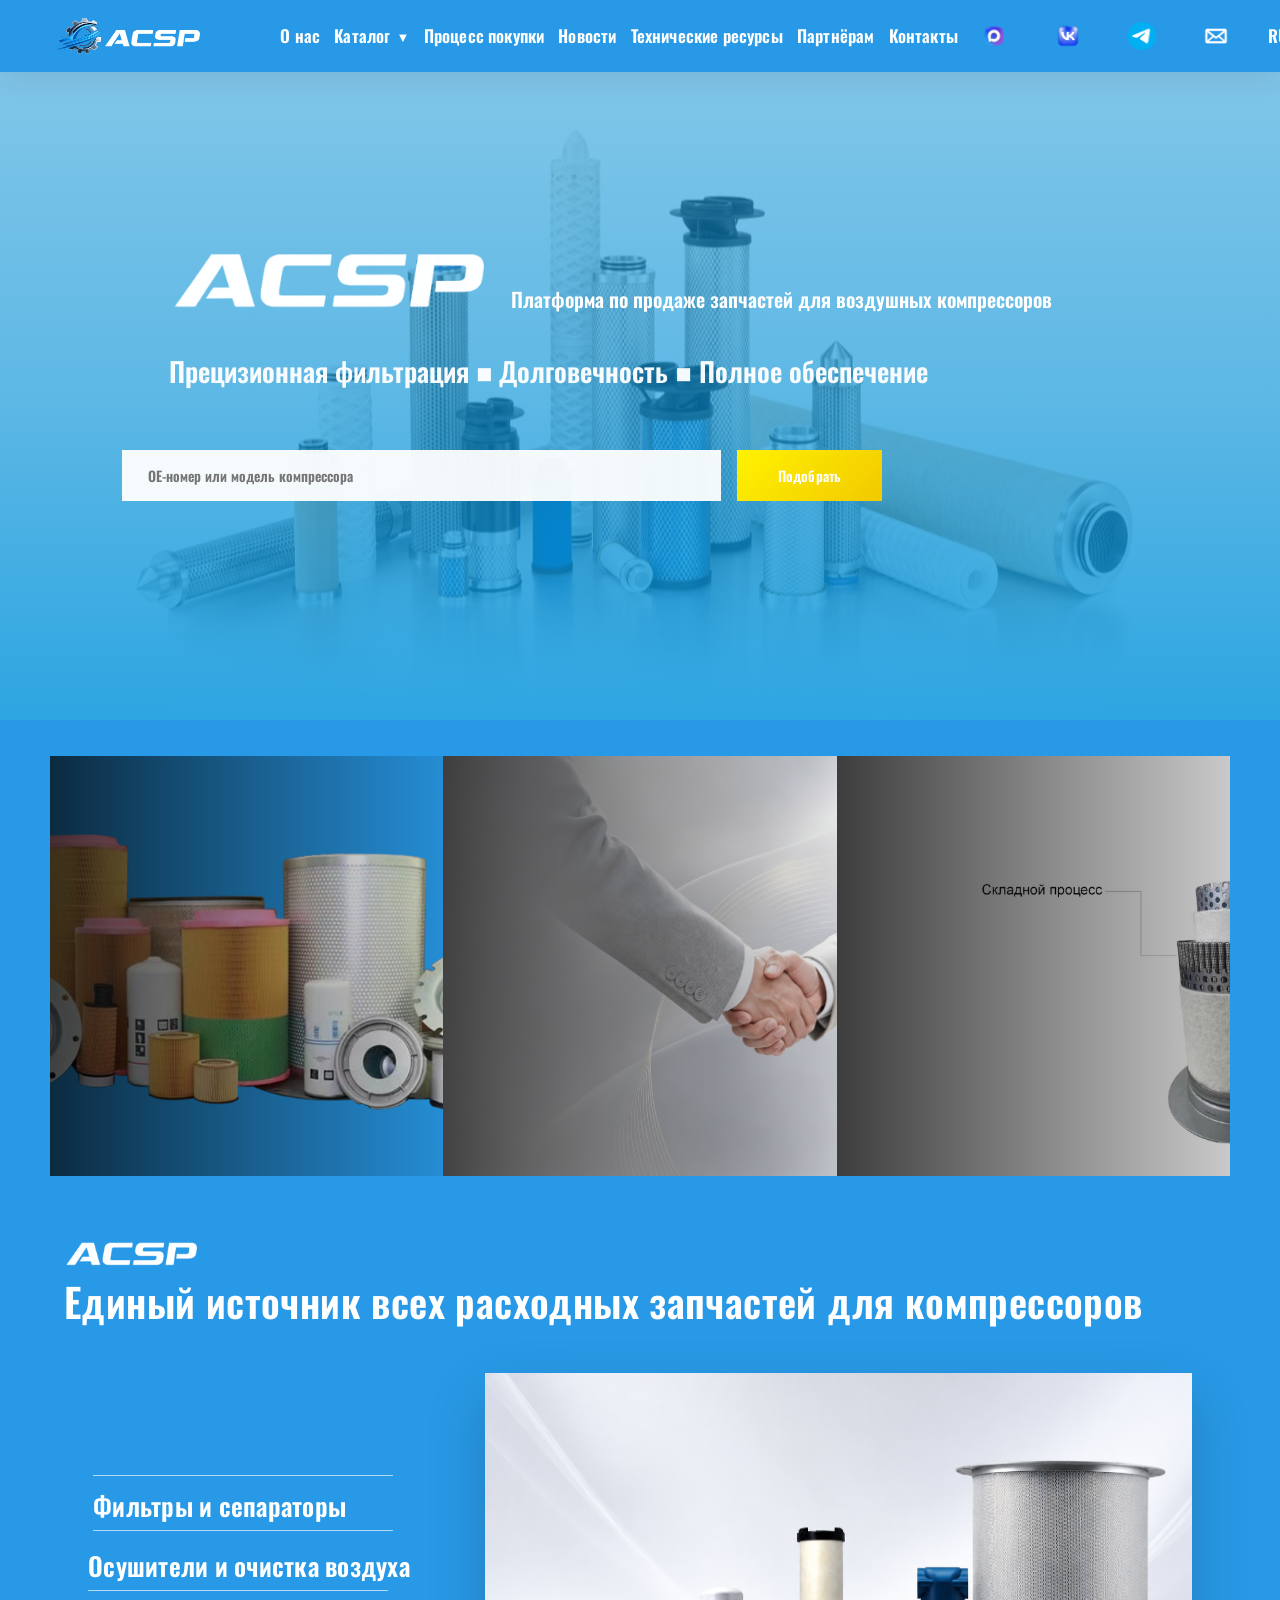
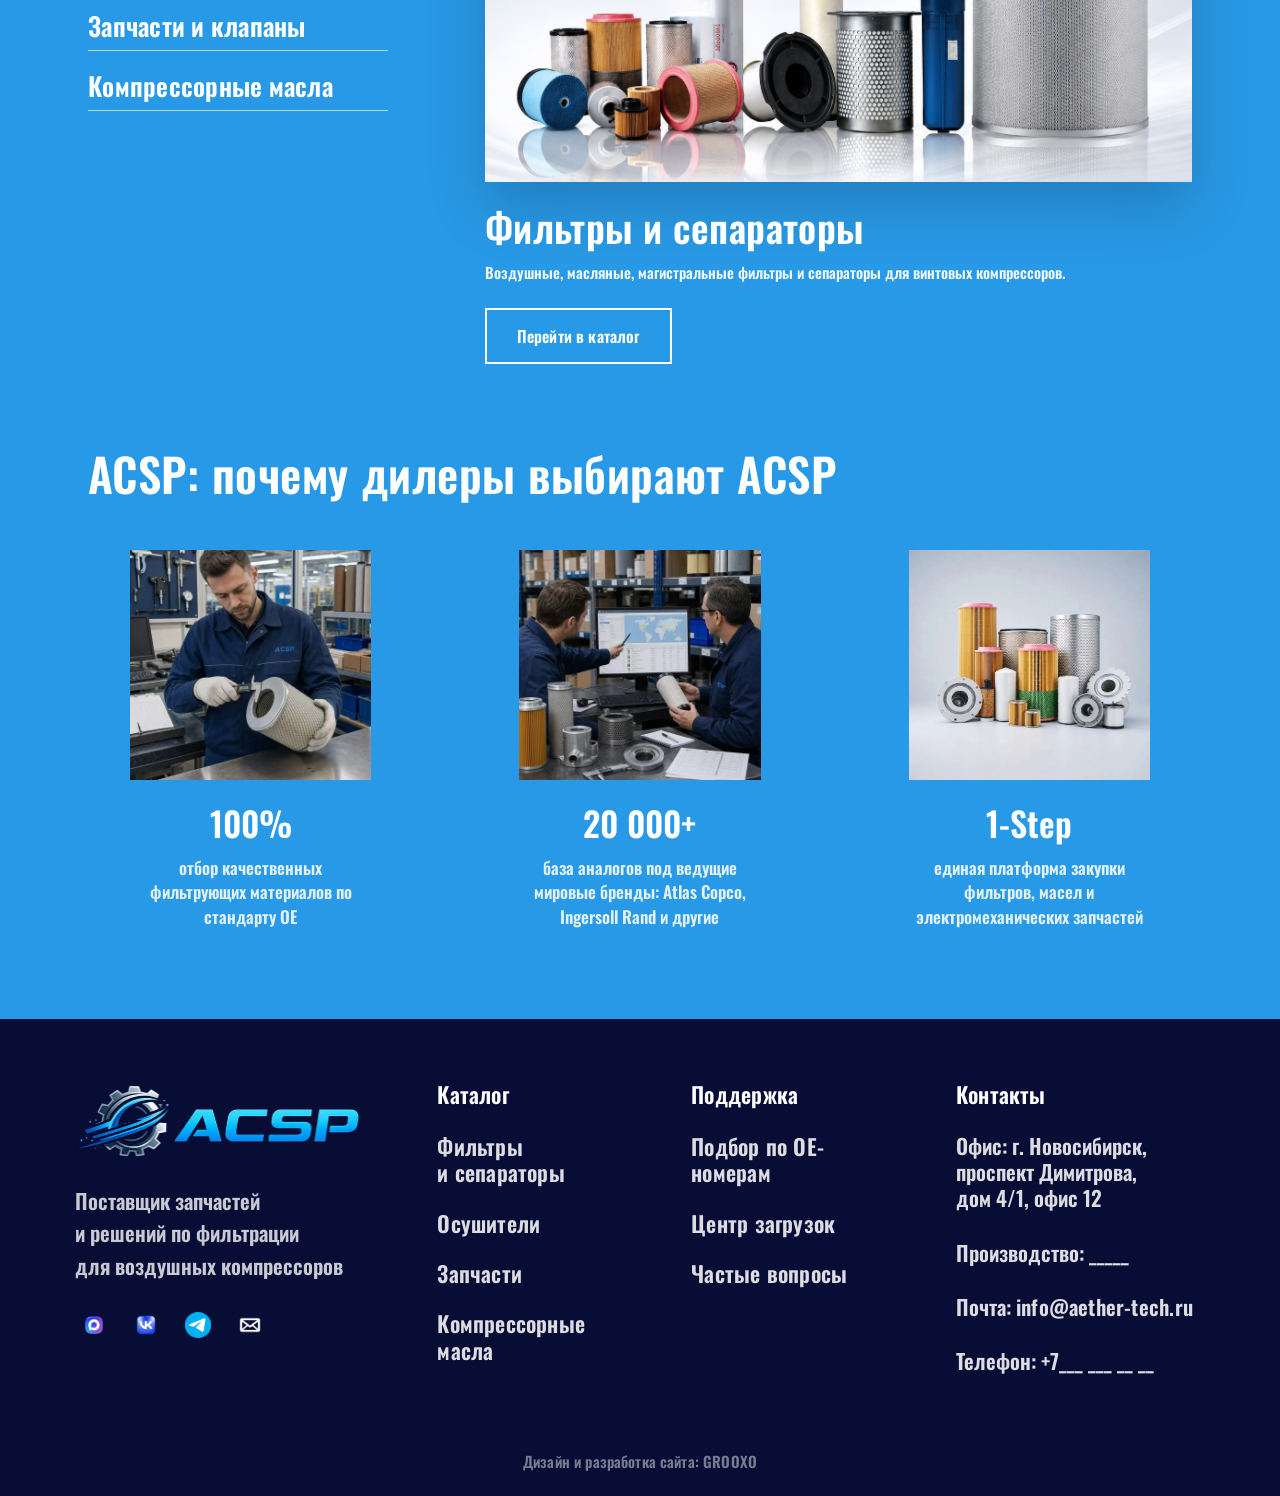
<file: index.html>
<!DOCTYPE html>
<html lang="ru">
<head>
  <meta charset="UTF-8">
  <meta name="viewport" content="width=device-width, initial-scale=1.0">

  <title>ACSP — фильтры, сепараторы и расходники для компрессоров</title>

  <link rel="stylesheet" href="css/style.css">
</head>

<body>

<div id="header-placeholder"></div>

<main>

  <!-- ПЕРВЫЙ БЛОК -->
<!-- ПЕРВЫЙ БЛОК -->
<section id="homeHero" class="hero">
  <div class="hero-overlay"></div>

  <div id="homeHeroContent">

    <div id="homeHeroTop">
    <div class="home-hero-brand">
      <img id="homeHeroLogo" src="images/logo5.png" alt="ACSP">
      <p class="home-hero-subtitle">
        Платформа по продаже запчастей для воздушных компрессоров
      </p>
    </div>

      <div id="homeHeroText">
        <div id="homeHeroTags">
          <span>Прецизионная фильтрация ■ Долговечность  ■ Полное обеспечение</span>
        </div>
      </div>
    </div>

    <form id="homeHeroSearch" action="category.html">
      <input type="hidden" name="type" value="filters">
      <input type="text" name="q" placeholder="OE-номер или модель компрессора">
      <button type="submit">
  <span>Подобрать</span>
</button>
    </form>

  </div>
</section>



  <!-- ВТОРОЙ БЛОК: РАСКРЫВАЮЩИЕСЯ КАРТОЧКИ -->
  <section class="hover-section">
    <div class="acsp-hover-slider">

      <div class="acsp-card acsp-card-1">
        <div class="acsp-overlay"></div>
        <div class="acsp-content">
          <h2>Наши технологии</h2>
          <p>Премиум материалы + бережливое производство = превосходное качество</p>
          <a href="resources.html">Узнать о технологиях</a>
        </div>
      </div>

      <div class="acsp-card acsp-card-2">
        <div class="acsp-overlay"></div>
        <div class="acsp-content">
          <h2>Сотрудничество</h2>
          <p>Три ключевых преимущества для роста вашего дилерского бизнеса</p>
          <a href="dealers.html">Связаться</a>
        </div>
      </div>

      <div class="acsp-card acsp-card-3">
        <div class="acsp-overlay"></div>
        <div class="acsp-content">
          <h2>Новые продукты</h2>
          <p>Снижение затрат и повышение качества работы компрессорных систем</p>
          <a href="category.html?type=filters">Посмотреть</a>
        </div>
      </div>

    </div>
  </section>

  <section class="catalog-intro">
  <h2 class="catalog-intro-title">
  <img src="images/logo5.png" alt="ACSP" class="catalog-title-logo">
  <span> Единый источник всех расходных запчастей для компрессоров</span>
</h2>
</section>

<!-- ТРЕТИЙ БЛОК ПЕРЕКЛЮЧАЮЩИЙСЯ КАТАЛОГ -->
<section class="catalog-tabs-section">
  <div class="catalog-tabs-wrapper">

    <div class="catalog-tabs">
      <button class="catalog-tab active" data-tab="filters">
        Фильтры и сепараторы
      </button>

      <button class="catalog-tab" data-tab="dryers">
        Осушители и очистка воздуха
      </button>

      <button class="catalog-tab" data-tab="parts">
        Запчасти и клапаны
      </button>

      <button class="catalog-tab" data-tab="oils">
        Компрессорные масла
      </button>
    </div>

    <div class="catalog-preview">
      <img id="catalogImage" src="images/filters.png" alt="Фильтры и сепараторы">

      <div class="catalog-preview-text">
        <h2 id="catalogTitle">Фильтры и сепараторы</h2>

        <p id="catalogDescription">
          Воздушные, масляные, магистральные фильтры и сепараторы для винтовых компрессоров.
        </p>

        <a id="catalogLink" href="filters-separators.html">Перейти в каталог</a>
      </div>
    </div>

  </div>
</section>


  <!-- ЧЕТВЁРТЫЙ БЛОК: ТРИ КОЛОНКИ -->
<section class="benefits">
  <h2>ACSP: почему дилеры выбирают ACSP</h2>

  <div class="benefits-grid">

    <div class="benefit-card">
      <img class="benefit-icon" src="images/benefit-quality.png" alt="Качество">
      <div class="benefit-number">100%</div>
      <p>отбор качественных фильтрующих материалов по стандарту OE</p>
    </div>

    <div class="benefit-card">
      <img class="benefit-icon" src="images/benefit-base.png" alt="База аналогов">
      <div class="benefit-number">20 000+</div>
      <p>база аналогов под ведущие мировые бренды: Atlas Copco, Ingersoll Rand и другие</p>
    </div>

    <div class="benefit-card">
      <img class="benefit-icon" src="images/benefit-onestep.png" alt="Единая платформа закупки">
      <div class="benefit-number">1-Step</div>
      <p>единая платформа закупки фильтров, масел и электромеханических запчастей</p>
    </div>

  </div>
</section>

</main>

<div id="footer-placeholder"></div>

<script src="js/main.js"></script>
</body>
</html>
</file>
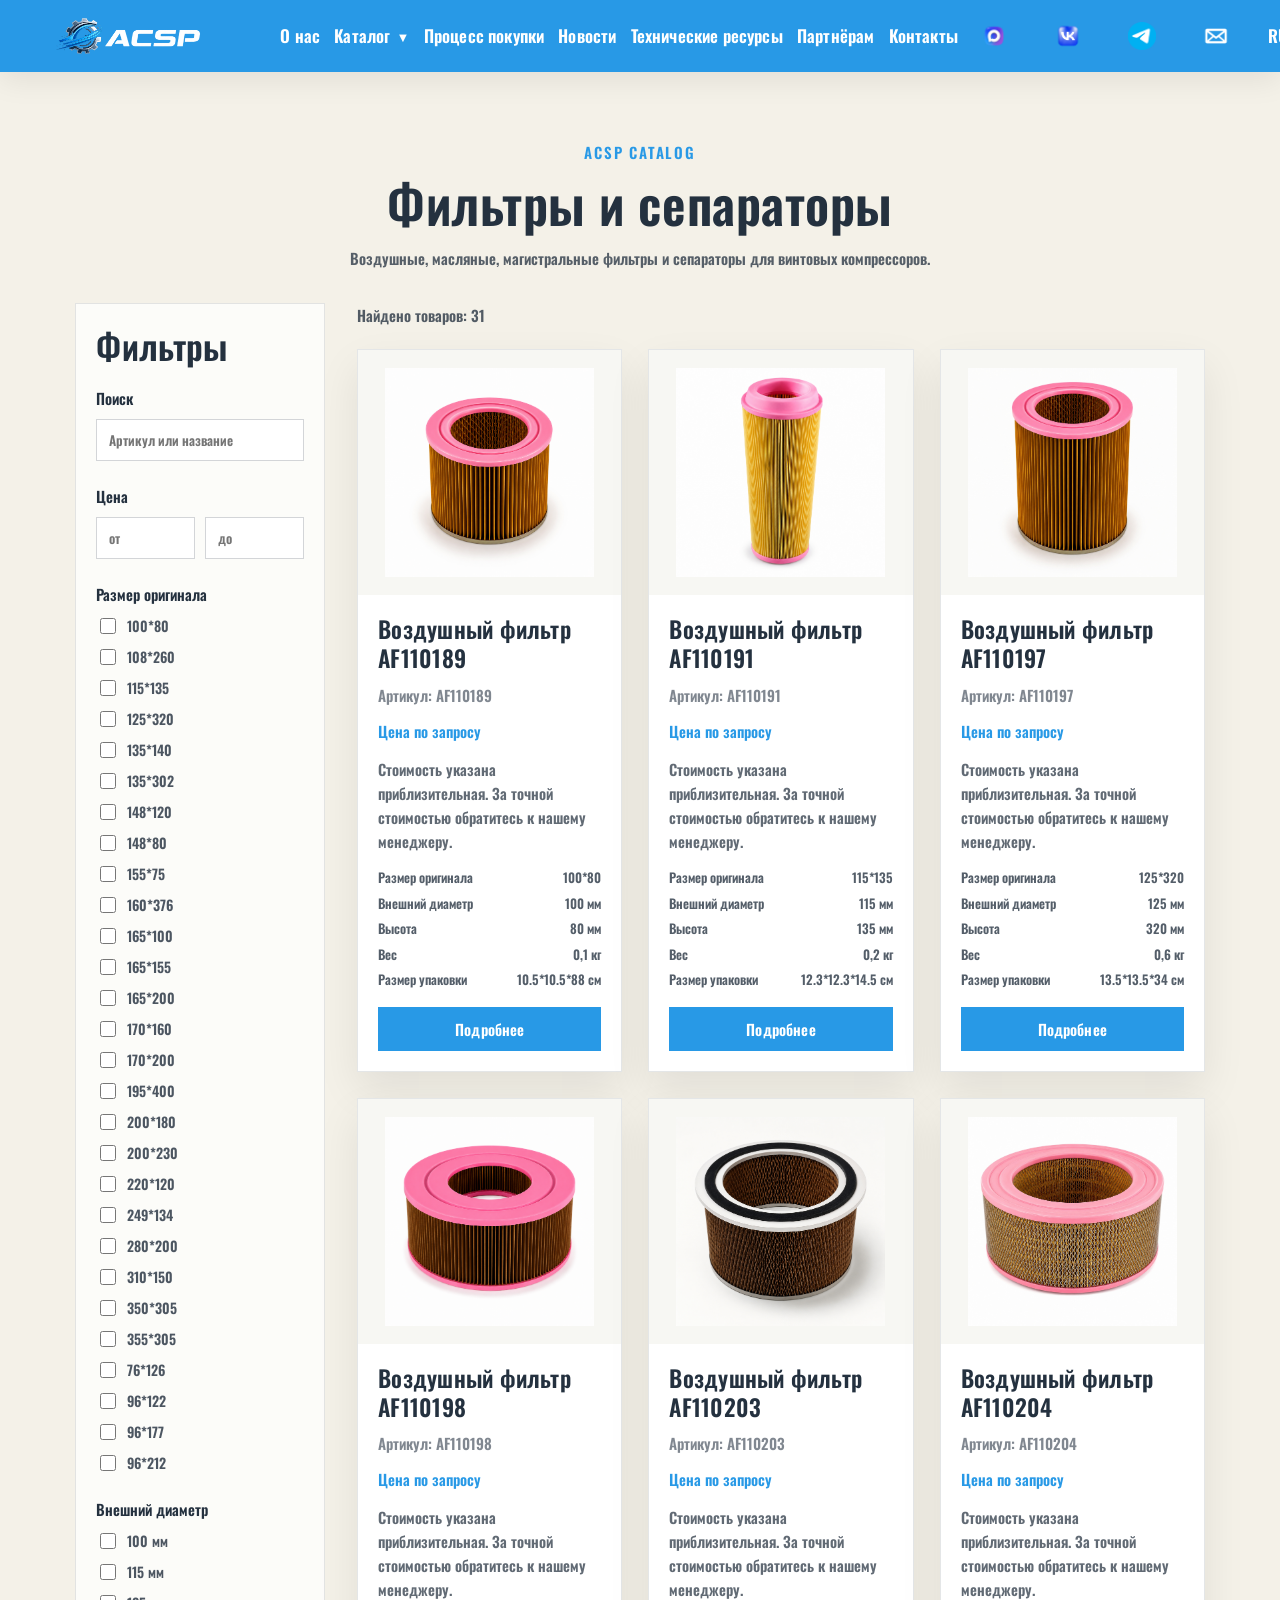
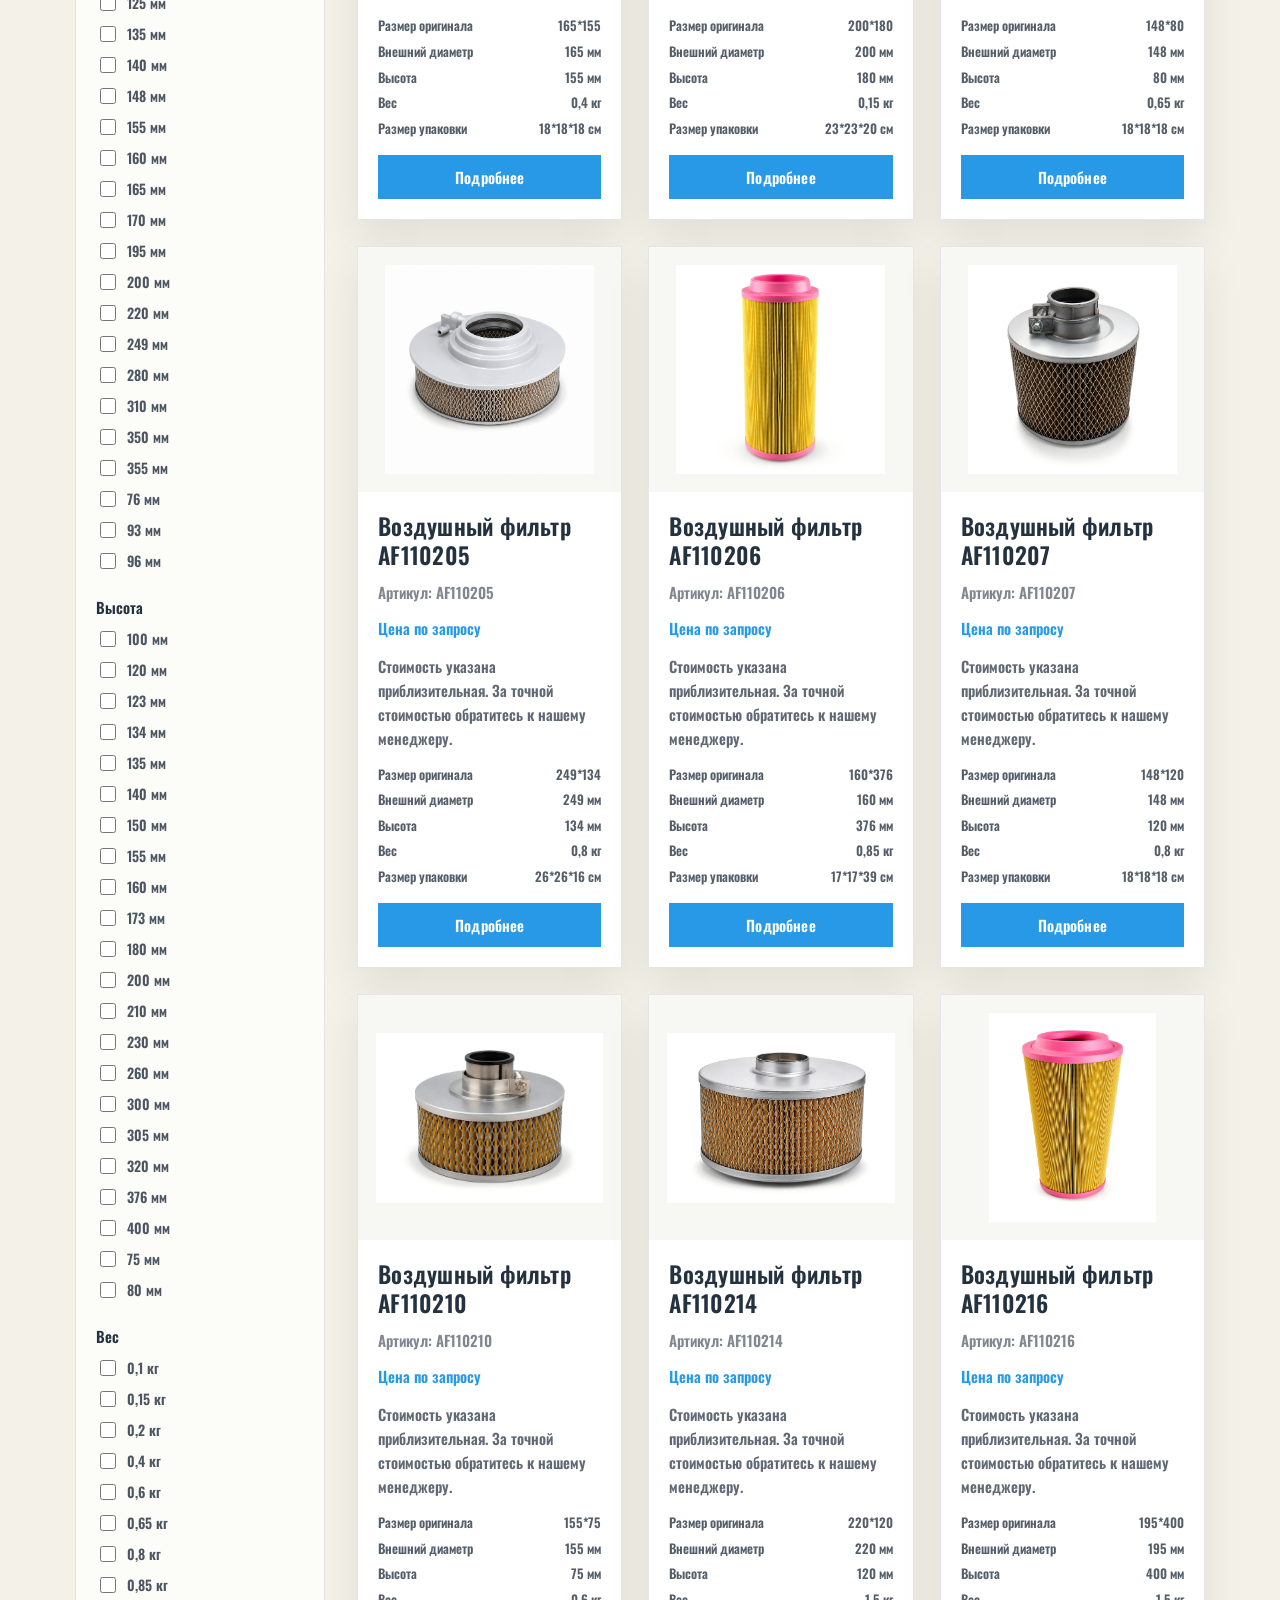
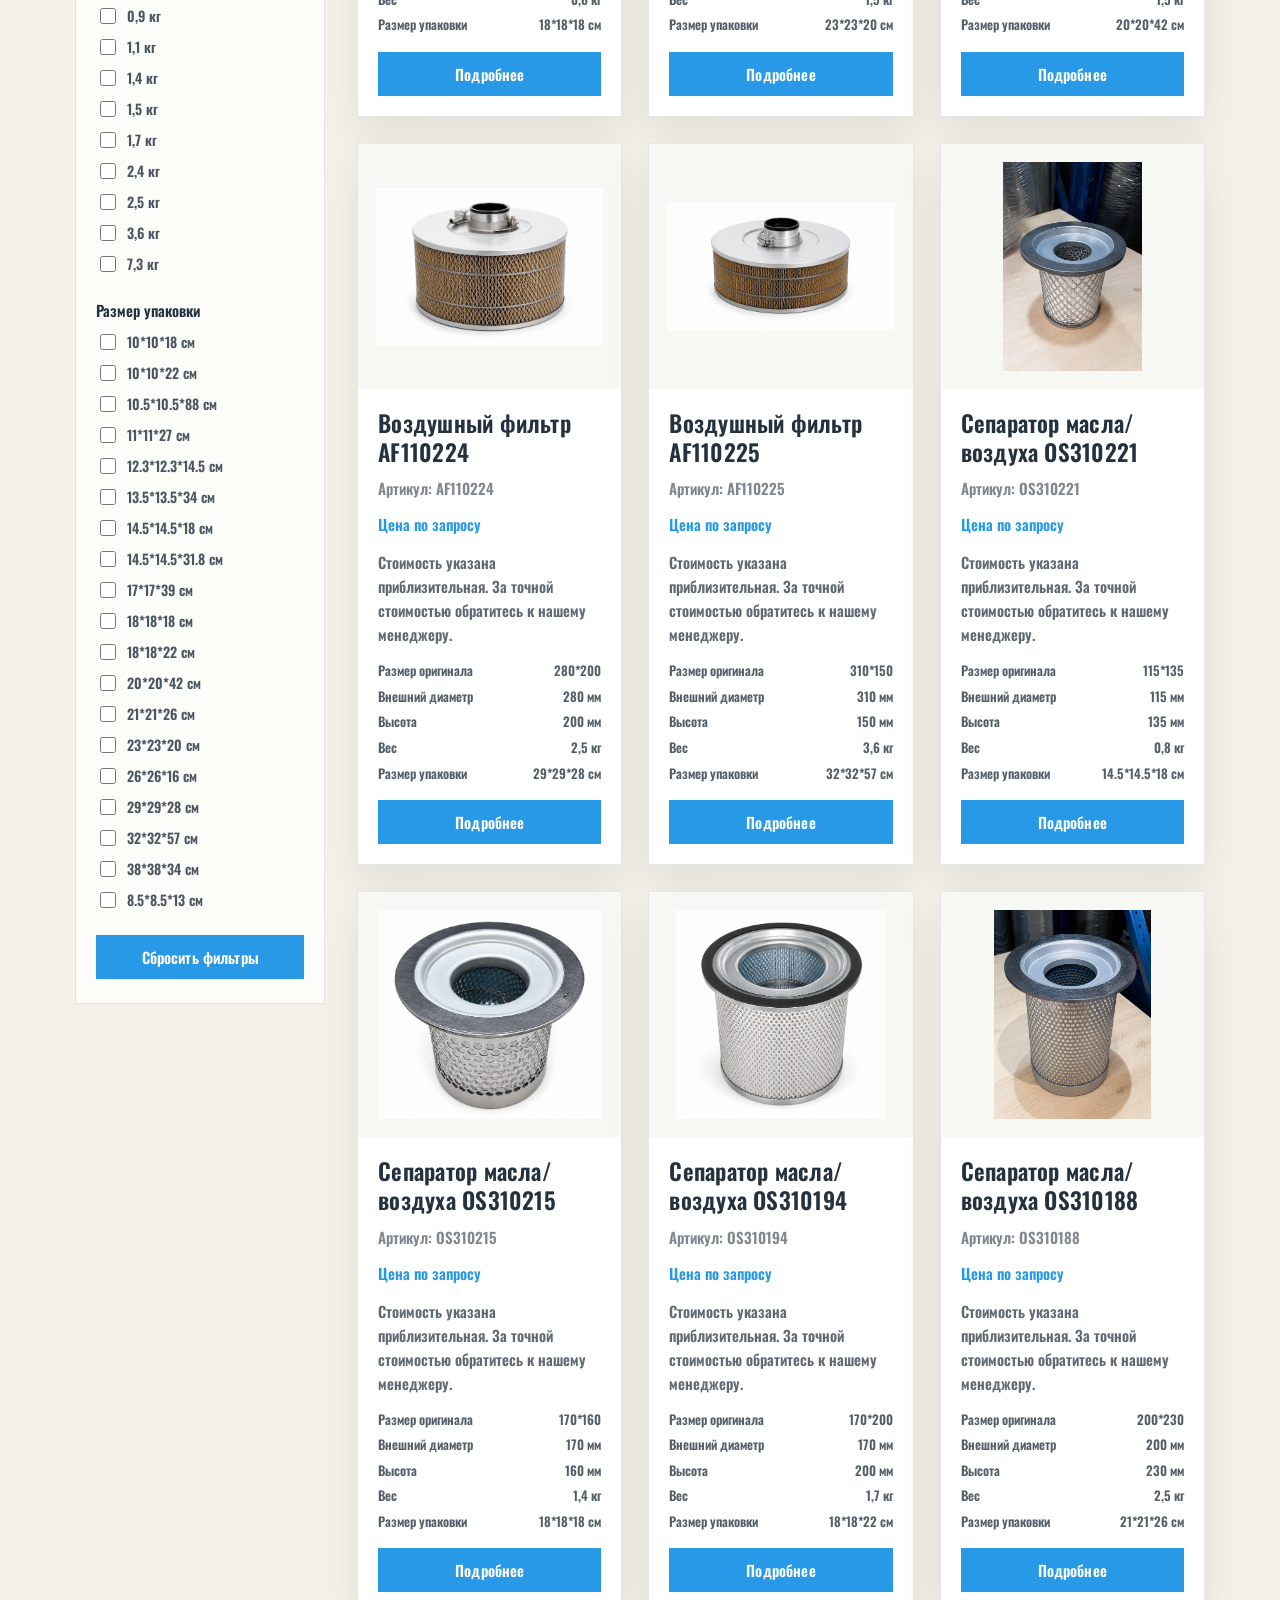
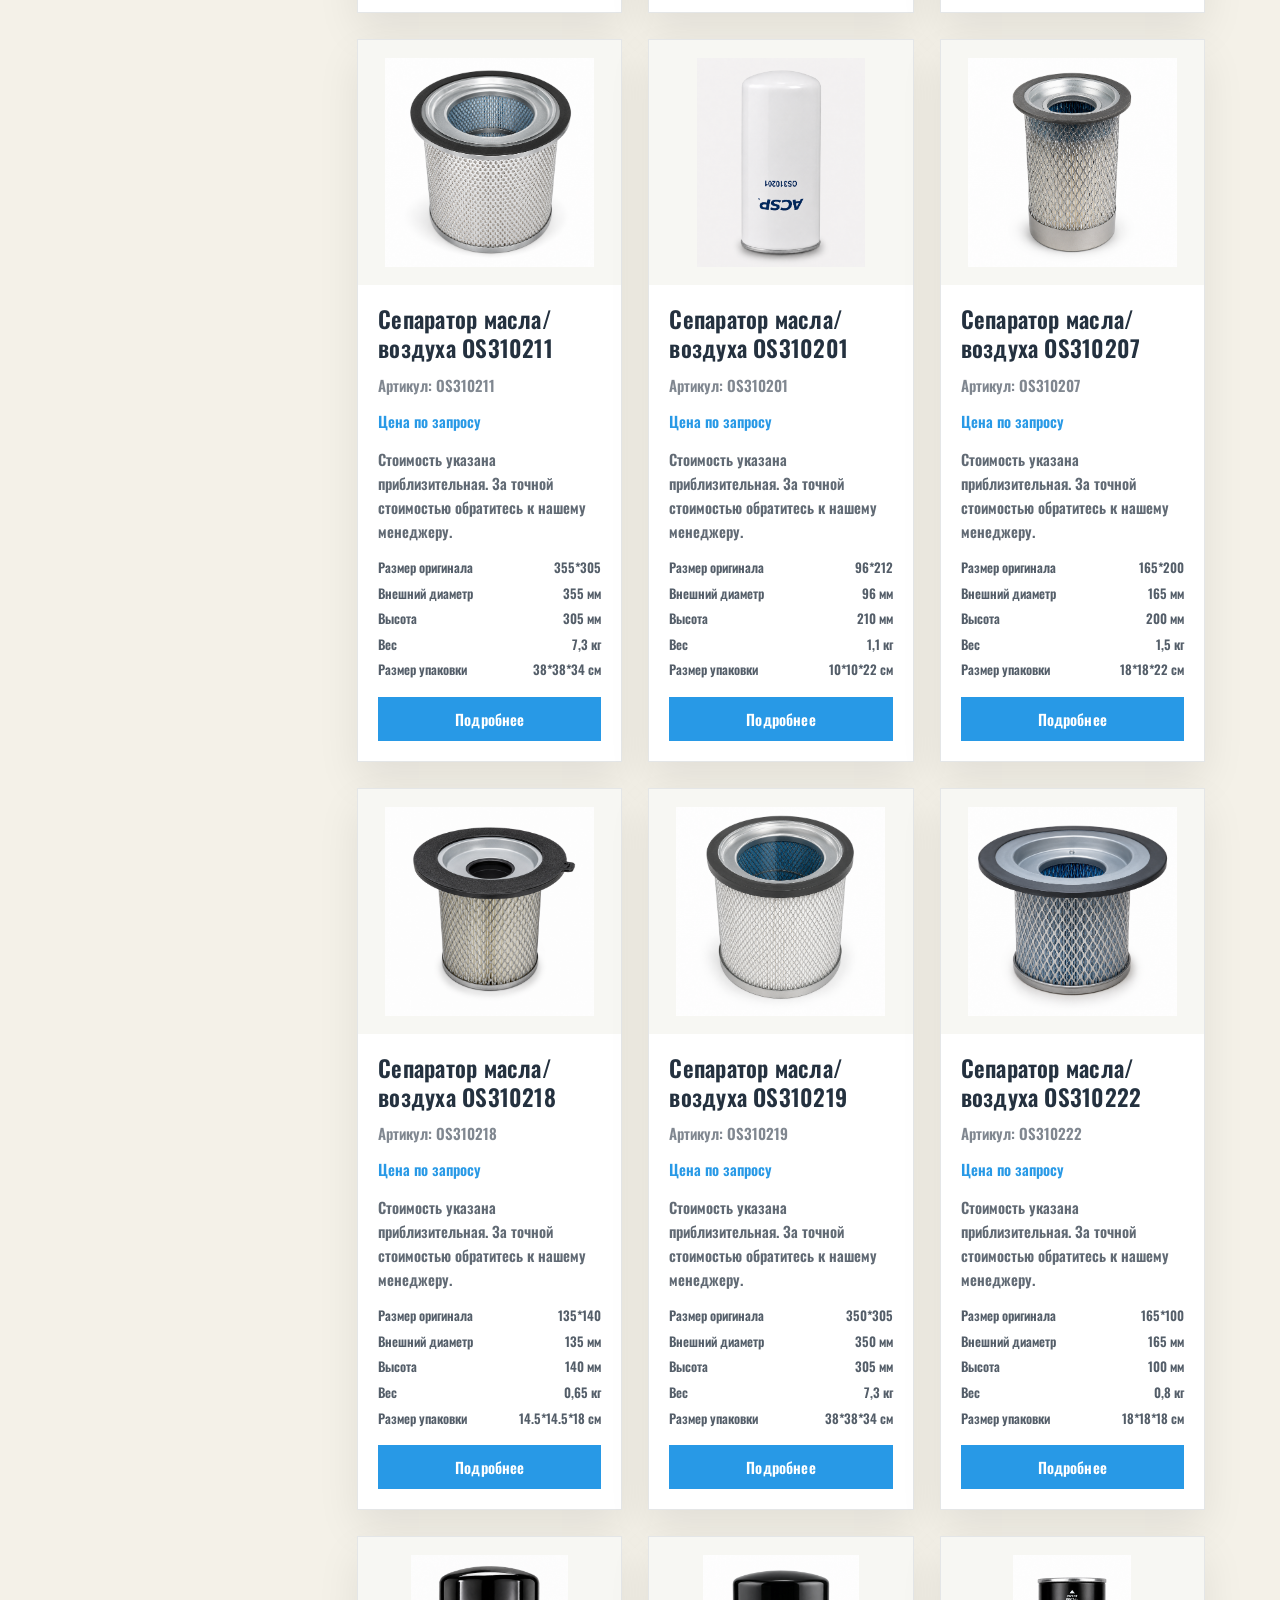
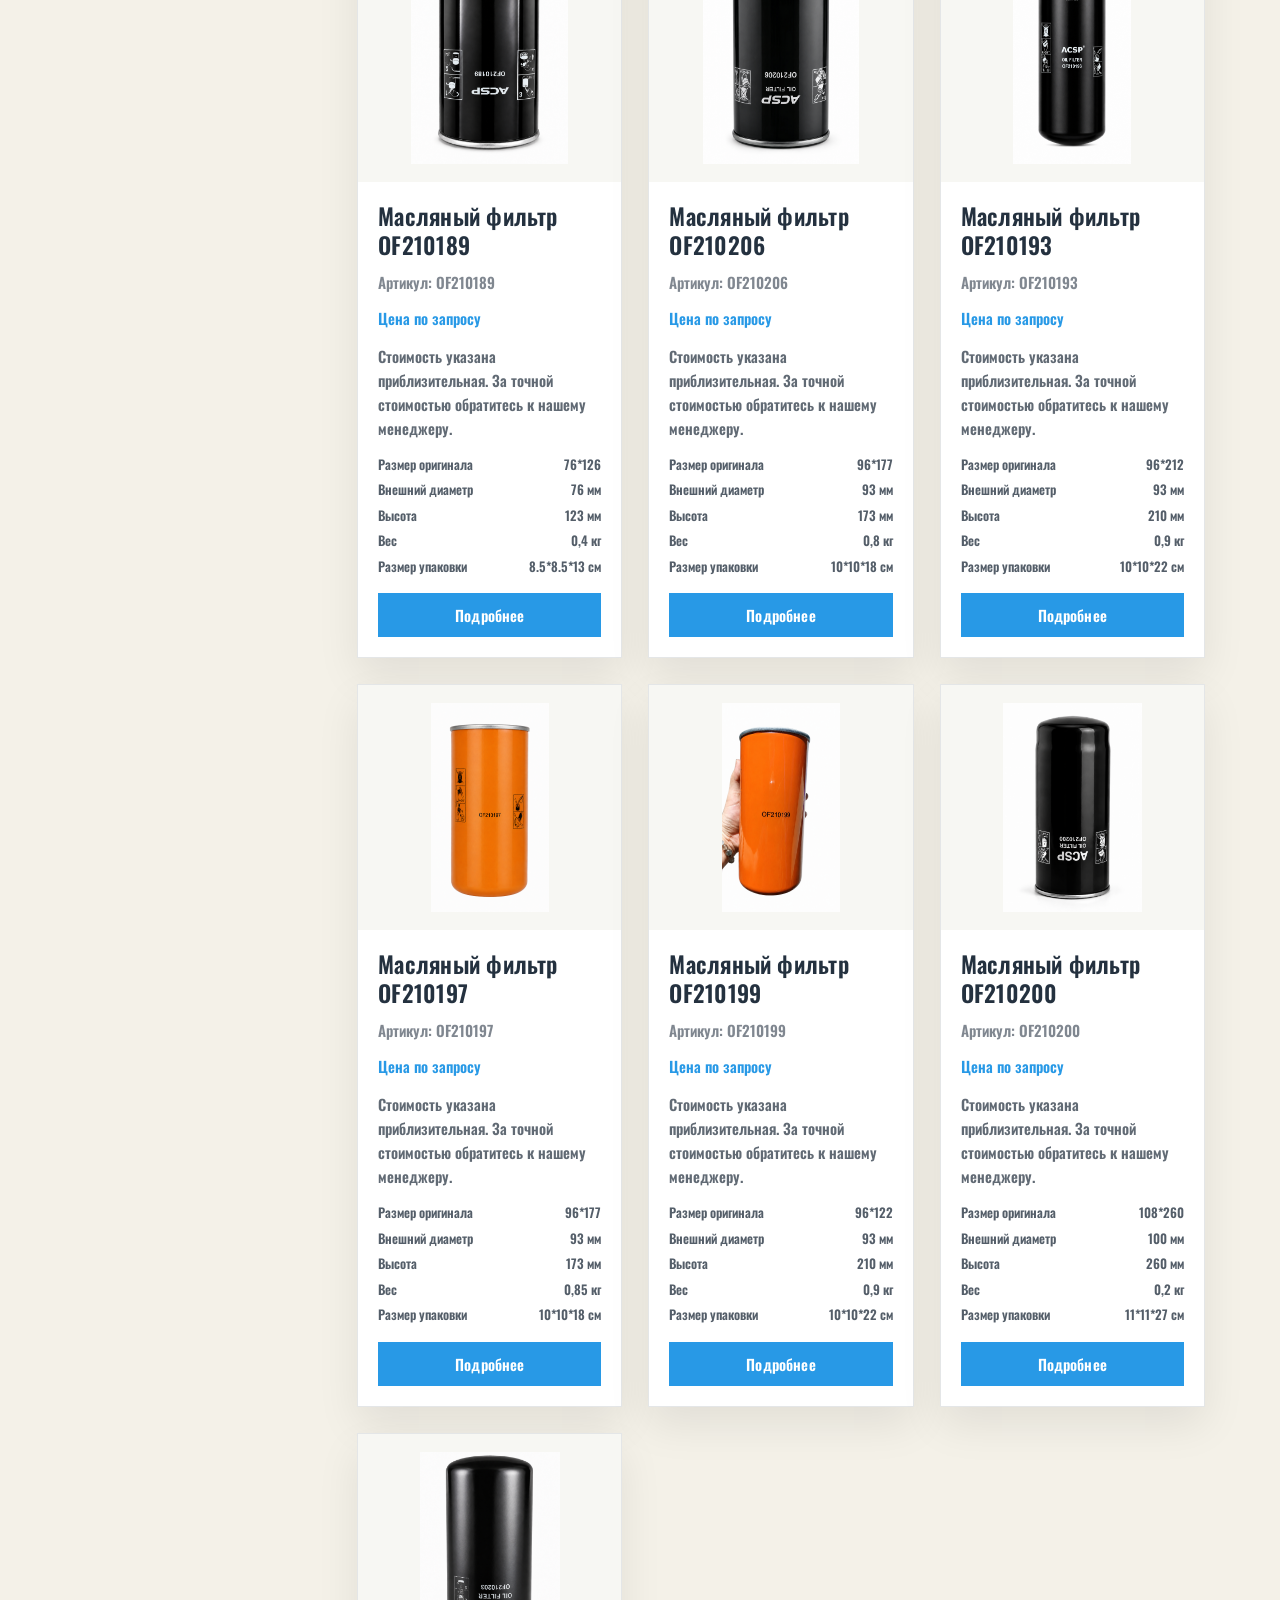
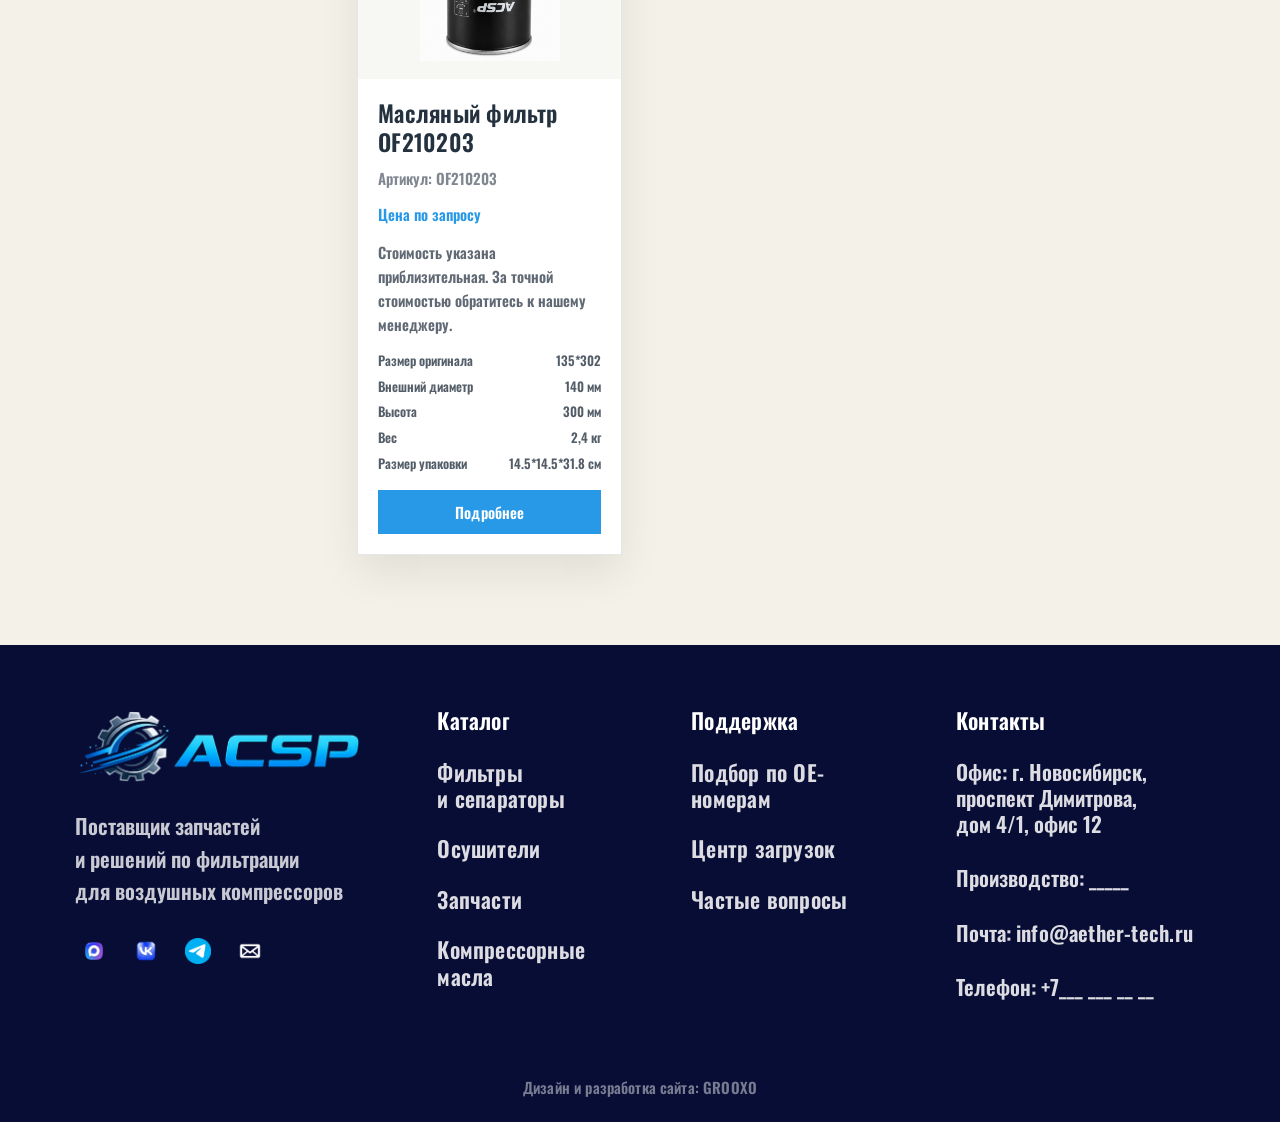
<file: category.html>
<!DOCTYPE html>
<html lang="ru">
<head>
  <meta charset="UTF-8">
  <meta name="viewport" content="width=device-width, initial-scale=1.0">

  <title>Каталог ACSP</title>

  <link rel="stylesheet" href="css/style.css">
</head>

<body>

<div id="header-placeholder"></div>

<main>

  <section class="category-page">

    <div class="category-head">
      <p id="categoryLabel">ACSP Catalog</p>
      <h1 id="categoryTitle">Каталог</h1>
      <p id="categoryDescription">
        Подбор фильтров, сепараторов и расходных материалов для компрессорного оборудования.
      </p>
    </div>

    <div class="category-layout">

      <aside class="catalog-filters" id="catalogFilters">
        <h2>Фильтры</h2>

        <div class="catalog-filter-block">
          <label for="catalogSearch">Поиск</label>
          <input type="text" id="catalogSearch" placeholder="Артикул или название">
        </div>

        <div class="catalog-filter-block">
          <label>Цена</label>
          <div class="price-inputs">
            <input type="number" id="priceMin" placeholder="от">
            <input type="number" id="priceMax" placeholder="до">
          </div>
        </div>

        <div id="dynamicFilters"></div>

        <button class="catalog-reset" type="button" id="resetFilters">
          Сбросить фильтры
        </button>
      </aside>

      <section class="catalog-products-area">

        <div class="catalog-products-top">
          <p id="productsCount">Товары загружаются...</p>
        </div>

        <div class="catalog-products-grid" id="productsGrid"></div>

        <div class="catalog-empty" id="catalogEmpty">
          <h2>Каталог доступен по запросу</h2>
          <p>
            В этом разделе товары пока не опубликованы на сайте.
            Обратитесь к менеджеру ACSP, чтобы получить подбор и актуальное предложение.
          </p>
          <a href="contacts.html">Связаться с менеджером</a>
        </div>

      </section>

    </div>

  </section>

</main>

<div id="footer-placeholder"></div>

<script src="js/main.js"></script>
<script src="js/category.js"></script>
</body>
</html>
</file>
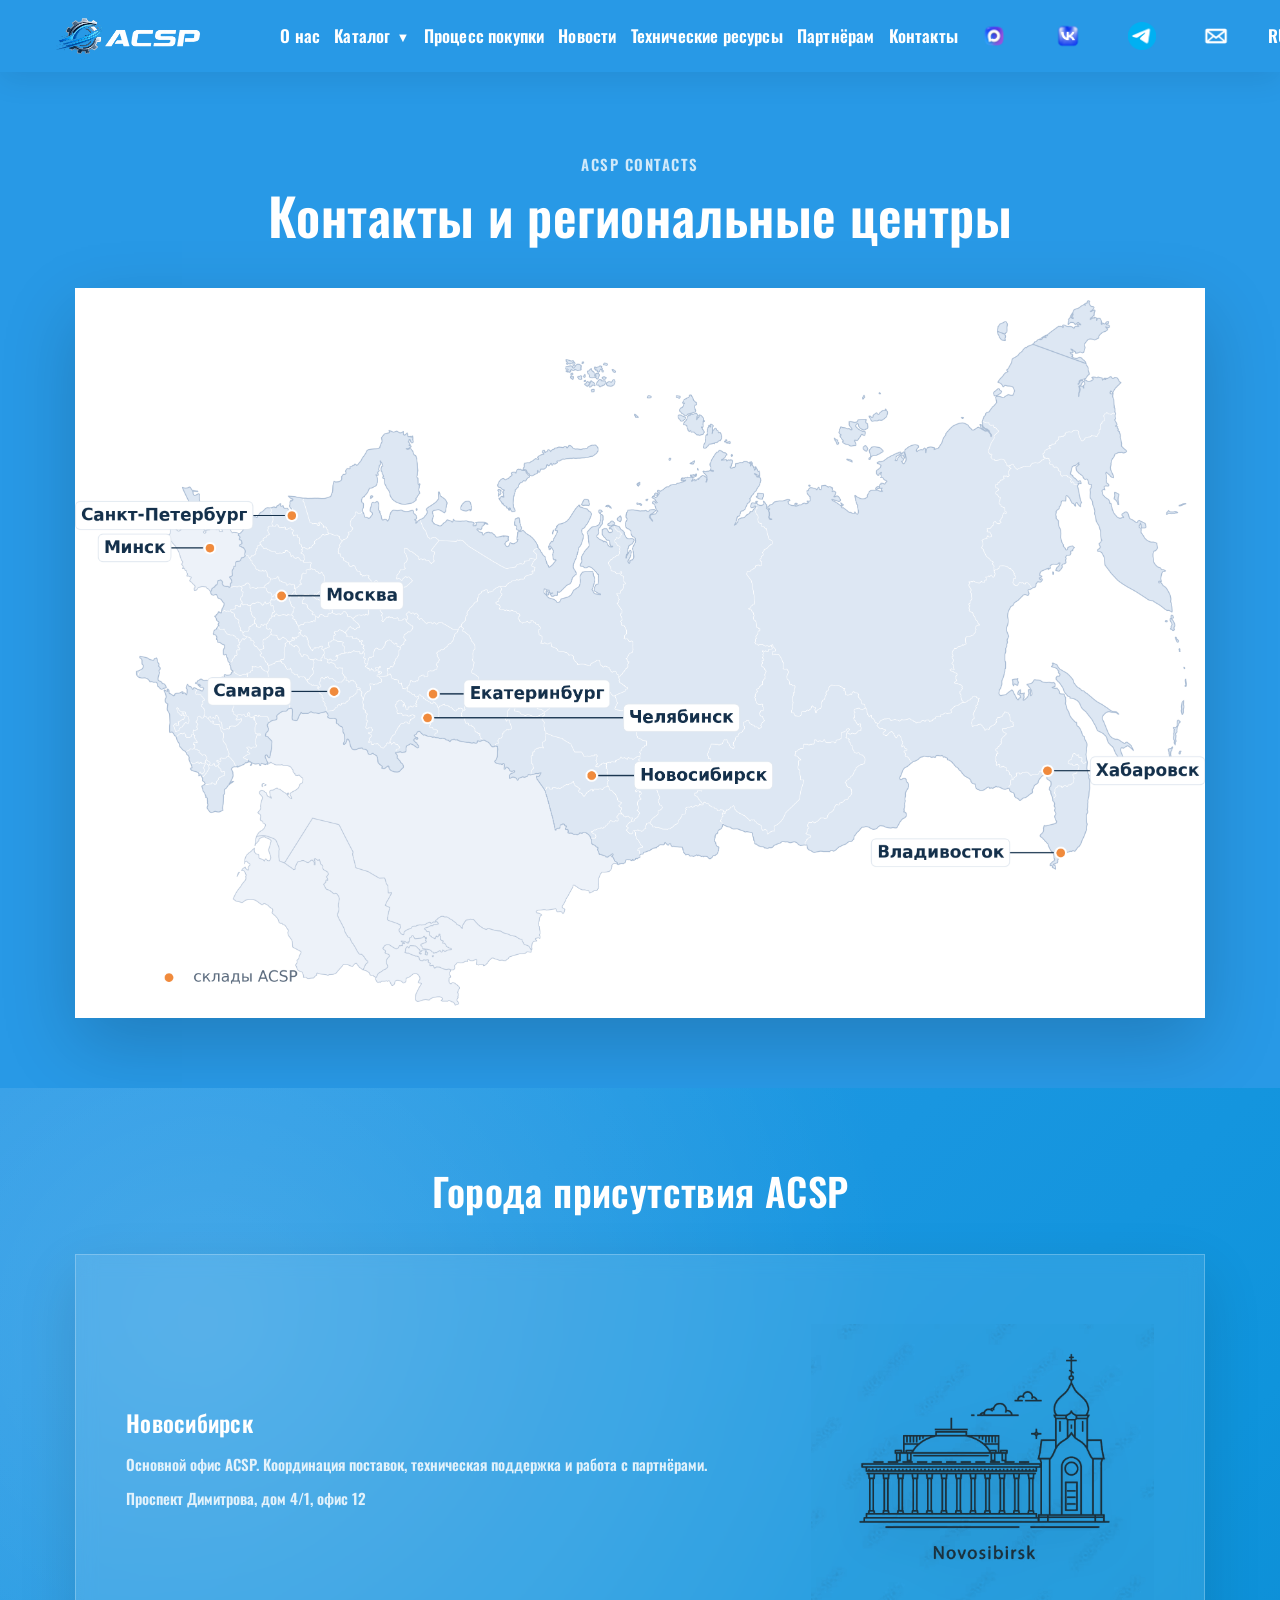
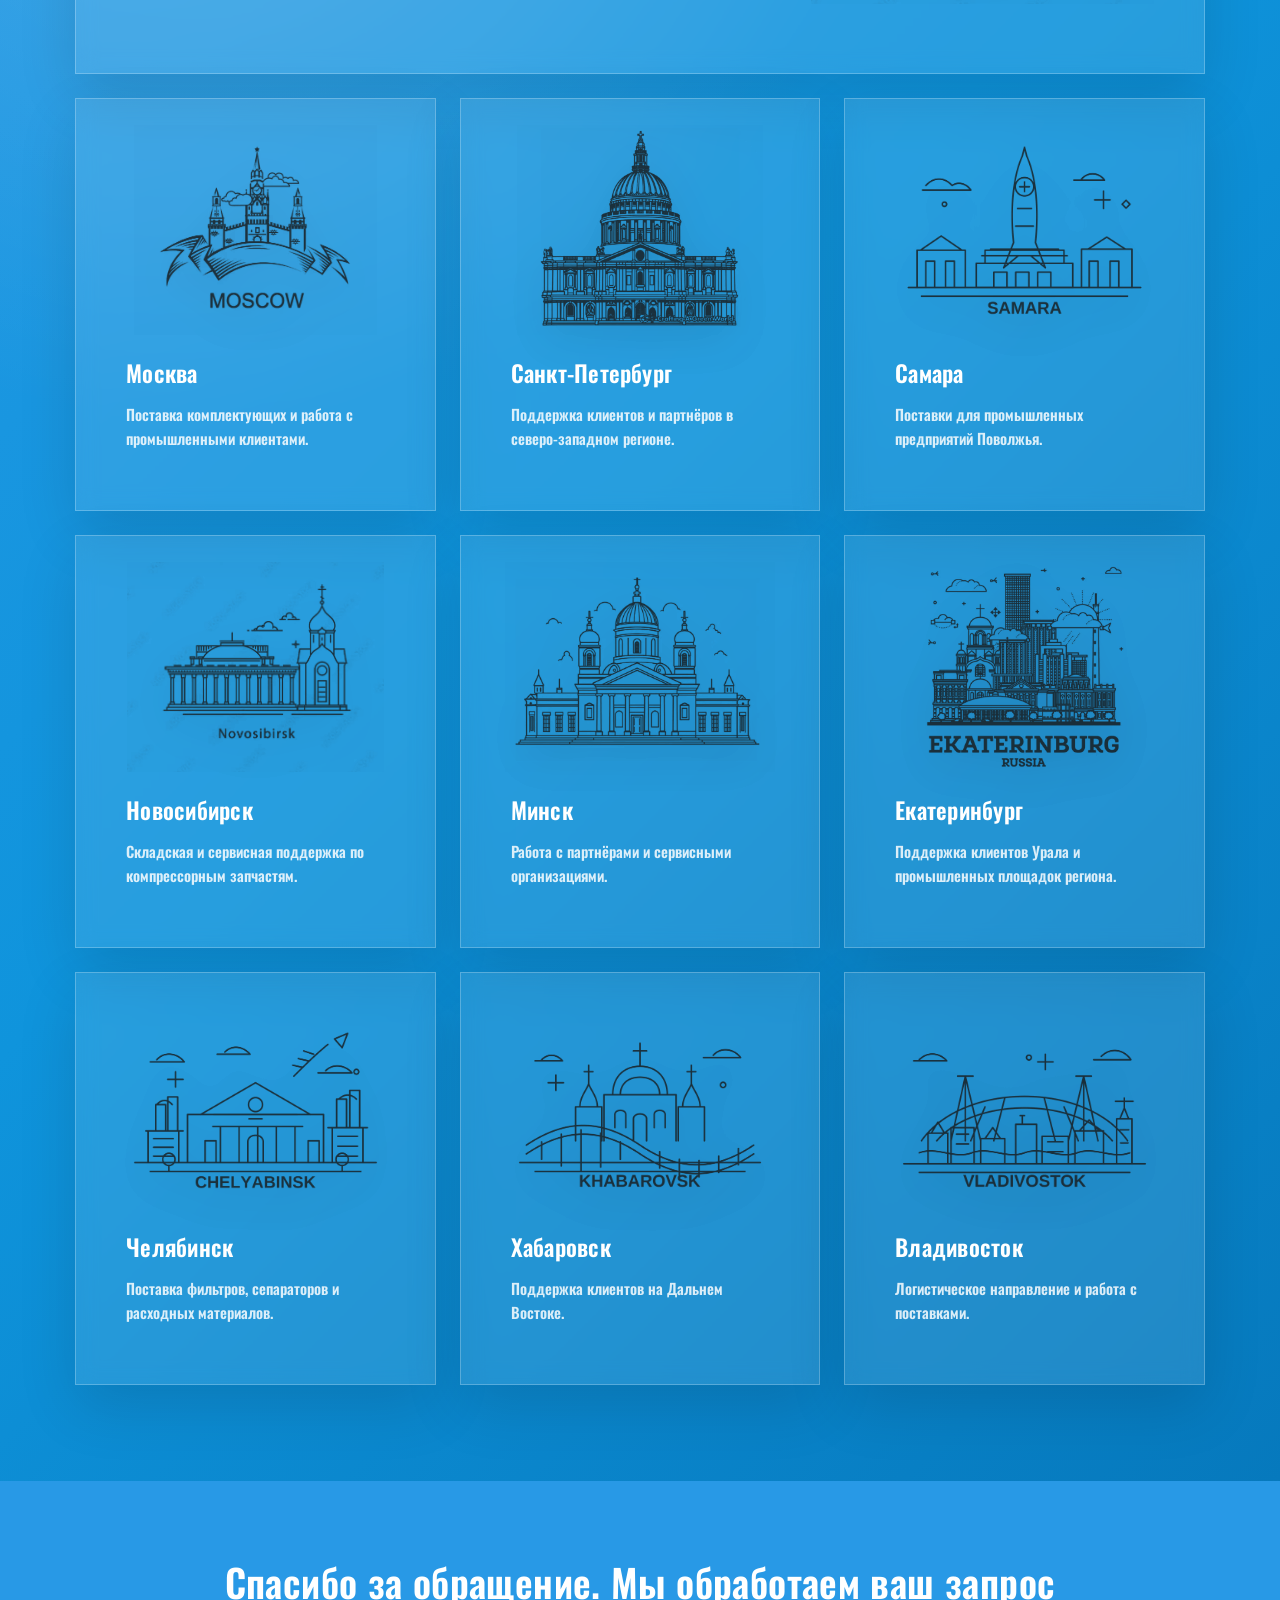
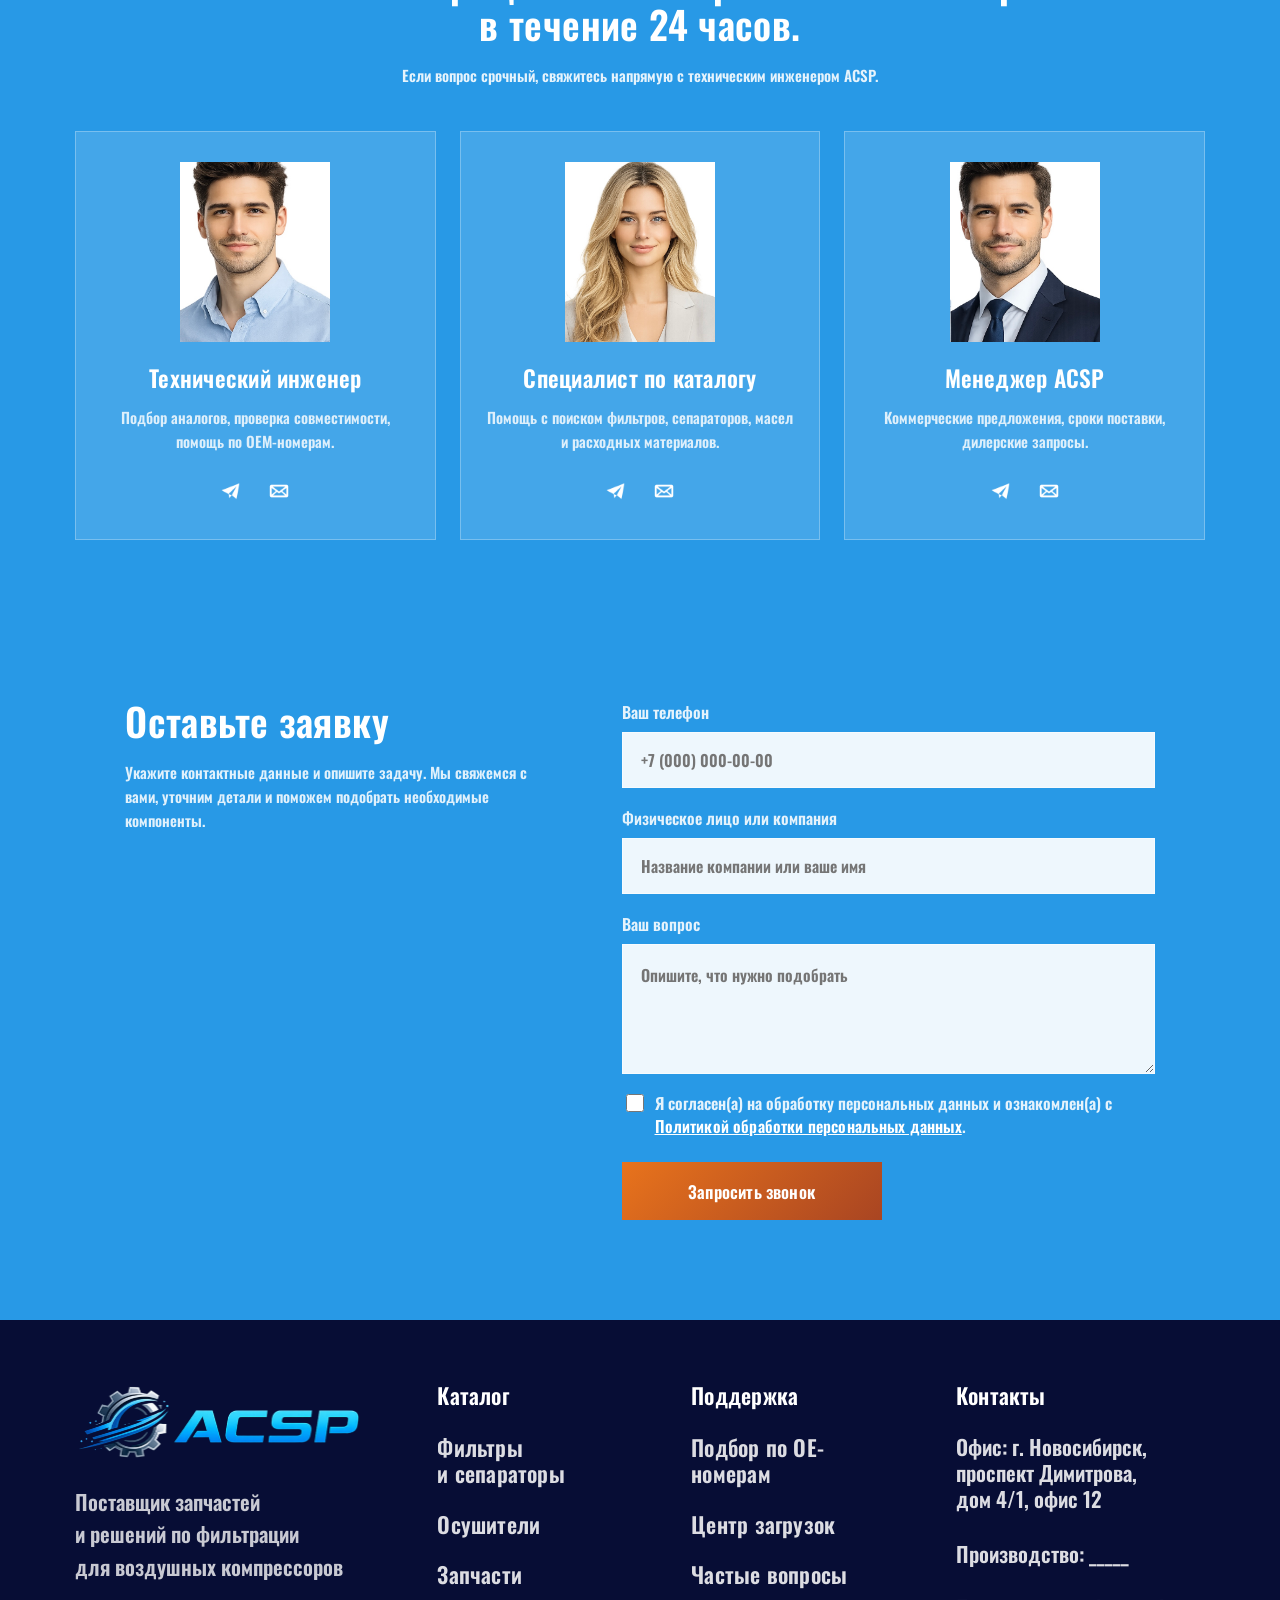
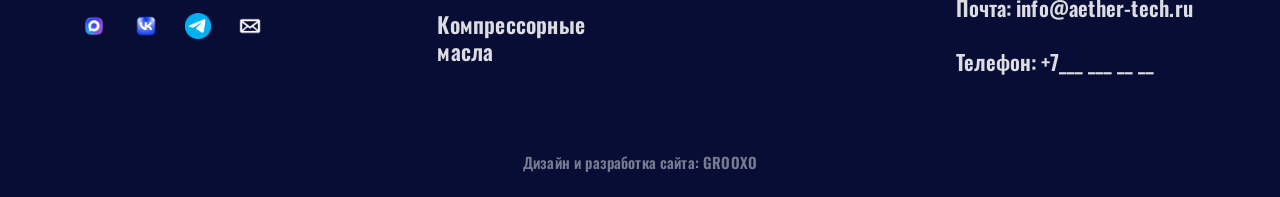
<file: contacts.html>
<!DOCTYPE html>
<html lang="ru">
<head>
  <meta charset="UTF-8">
  <meta name="viewport" content="width=device-width, initial-scale=1.0">

  <title>Контакты ACSP</title>

  <link rel="stylesheet" href="css/style.css">
</head>

<body>

<div id="header-placeholder"></div>

<main>

  <!-- 1. КАРТА -->
  <section class="contacts-map-section">
    <div class="contacts-head">
      <p>ACSP Contacts</p>
      <h1>Контакты и региональные центры</h1>
    </div>

    <div class="contacts-map">
      <img src="images/contacts-map.png" alt="Карта региональных центров ACSP">
    </div>
  </section>


  <!-- 2. ГОРОДА -->
<section class="contacts-cities">
  <div class="contacts-cities-inner">
    <h2>Города присутствия ACSP</h2>

    <div class="contacts-city-grid">

      <article class="city-card city-card-main">
        <div class="city-card-content">
          <h3>Новосибирск</h3>
          <p>
            Основной офис ACSP. Координация поставок, техническая поддержка
            и работа с партнёрами.
          </p>
          <p>
            Проспект Димитрова, дом 4/1, офис 12
          </p>
        </div>

        <div class="city-card-image">
          <img src="images/city-novosibirsk.png" alt="Новосибирск">
        </div>
      </article>

      <article class="city-card">
        <div class="city-card-image">
          <img src="images/city-moscow.png" alt="Москва">
        </div>
        <div class="city-card-content">
          <h3>Москва</h3>
          <p>Поставка комплектующих и работа с промышленными клиентами.</p>
        </div>
      </article>

      <article class="city-card">
        <div class="city-card-image">
          <img src="images/city-spb.png" alt="Санкт-Петербург">
        </div>
        <div class="city-card-content">
          <h3>Санкт-Петербург</h3>
          <p>Поддержка клиентов и партнёров в северо-западном регионе.</p>
        </div>
      </article>

      <article class="city-card">
        <div class="city-card-image">
          <img src="images/city-samara.png" alt="Самара">
        </div>
        <div class="city-card-content">
          <h3>Самара</h3>
          <p>Поставки для промышленных предприятий Поволжья.</p>
        </div>
      </article>

      <article class="city-card">
        <div class="city-card-image">
          <img src="images/city-novosibirsk.png" alt="Новосибирск">
        </div>
        <div class="city-card-content">
          <h3>Новосибирск</h3>
          <p>Складская и сервисная поддержка по компрессорным запчастям.</p>
        </div>
      </article>

      <article class="city-card">
        <div class="city-card-image">
          <img src="images/city-minsk.png" alt="Минск">
        </div>
        <div class="city-card-content">
          <h3>Минск</h3>
          <p>Работа с партнёрами и сервисными организациями.</p>
        </div>
      </article>

      <article class="city-card">
        <div class="city-card-image">
          <img src="images/city-ekaterinburg.png" alt="Екатеринбург">
        </div>
        <div class="city-card-content">
          <h3>Екатеринбург</h3>
          <p>Поддержка клиентов Урала и промышленных площадок региона.</p>
        </div>
      </article>

      <article class="city-card">
        <div class="city-card-image">
          <img src="images/city-chelyabinsk.png" alt="Челябинск">
        </div>
        <div class="city-card-content">
          <h3>Челябинск</h3>
          <p>Поставка фильтров, сепараторов и расходных материалов.</p>
        </div>
      </article>

      <article class="city-card">
        <div class="city-card-image">
          <img src="images/city-khabarovsk.png" alt="Хабаровск">
        </div>
        <div class="city-card-content">
          <h3>Хабаровск</h3>
          <p>Поддержка клиентов на Дальнем Востоке.</p>
        </div>
      </article>

      <article class="city-card">
        <div class="city-card-image">
          <img src="images/city-vladivostok.png" alt="Владивосток">
        </div>
        <div class="city-card-content">
          <h3>Владивосток</h3>
          <p>Логистическое направление и работа с поставками.</p>
        </div>
      </article>

    </div>
  </div>
</section>


  <!-- 3. ИНЖЕНЕРЫ -->
  <section class="contacts-engineers-section">
    <div class="contacts-engineers-inner">

      <div class="engineers-text">
        <h2>Спасибо за обращение. Мы обработаем ваш запрос в течение 24 часов.</h2>
        <p>Если вопрос срочный, свяжитесь напрямую с техническим инженером ACSP.</p>
      </div>

      <div class="engineers-grid">

        <div class="engineer-card">
          <img src="images/engineer-1.png" alt="Технический инженер ACSP">
          <h3>Технический инженер</h3>
          <p>Подбор аналогов, проверка совместимости, помощь по OEM-номерам.</p>

          <div class="engineer-socials">
            <a href="#"><img src="images/telegram.png" alt="Telegram"></a>
            <a href="mailto:ACSP2026@yandex.ru"><img src="images/mail.png" alt="Mail"></a>
          </div>
        </div>

        <div class="engineer-card">
          <img src="images/engineer-2.png" alt="Специалист по каталогу ACSP">
          <h3>Специалист по каталогу</h3>
          <p>Помощь с поиском фильтров, сепараторов, масел и расходных материалов.</p>

          <div class="engineer-socials">
            <a href="#"><img src="images/telegram.png" alt="Telegram"></a>
            <a href="mailto:ACSP2026@yandex.ru"><img src="images/mail.png" alt="Mail"></a>
          </div>
        </div>

        <div class="engineer-card">
          <img src="images/engineer-3.png" alt="Менеджер ACSP">
          <h3>Менеджер ACSP</h3>
          <p>Коммерческие предложения, сроки поставки, дилерские запросы.</p>

          <div class="engineer-socials">
            <a href="#"><img src="images/telegram.png" alt="Telegram"></a>
            <a href="mailto:ACSP2026@yandex.ru"><img src="images/mail.png" alt="Mail"></a>
          </div>
        </div>

      </div>

    </div>
  </section>


  <!-- 4. ФОРМА -->
  <section class="contacts-form-section">
    <div class="contacts-form-wrapper">

      <div class="contacts-form-text">
        <h2>Оставьте заявку</h2>
        <p>
          Укажите контактные данные и опишите задачу. Мы свяжемся с вами,
          уточним детали и поможем подобрать необходимые компоненты.
        </p>
      </div>

      <form class="contacts-form" id="contactForm">
        <label>
          Ваш телефон
          <input type="tel" name="phone" placeholder="+7 (000) 000-00-00" required>
        </label>

        <label>
          Физическое лицо или компания
          <input type="text" name="company" placeholder="Название компании или ваше имя" required>
        </label>

        <label>
          Ваш вопрос
          <textarea name="message" placeholder="Опишите, что нужно подобрать"></textarea>
        </label>
<div class="privacy-check-wrap">
  <label class="privacy-check">
    <input type="checkbox" name="privacy" id="privacyCheckbox" required>
    <span>
      Я согласен(а) на обработку персональных данных и ознакомлен(а) с
      <a href="privacy.html" target="_blank">Политикой обработки персональных данных</a>.
    </span>
  </label>

  <p class="privacy-error" id="privacyError">
    Для отправки заявки необходимо согласиться с Политикой обработки персональных данных.
  </p>
</div>

        <button type="submit">Запросить звонок</button>
      </form>

    </div>
  </section>

</main>

<div class="form-popup" id="formPopup">
  <div class="form-popup-overlay"></div>

  <div class="form-popup-content">
    <button class="form-popup-close" type="button" id="formPopupClose">×</button>

    <h2>Ваша заявка отправлена</h2>
    <p>Спасибо за обращение. Мы свяжемся с вами в течение 24 часов.</p>

    <button class="form-popup-button" type="button" id="formPopupOk">
      Хорошо
    </button>
  </div>
</div>

<div id="footer-placeholder"></div>

<script src="js/main.js"></script>
</body>
</html>
</file>
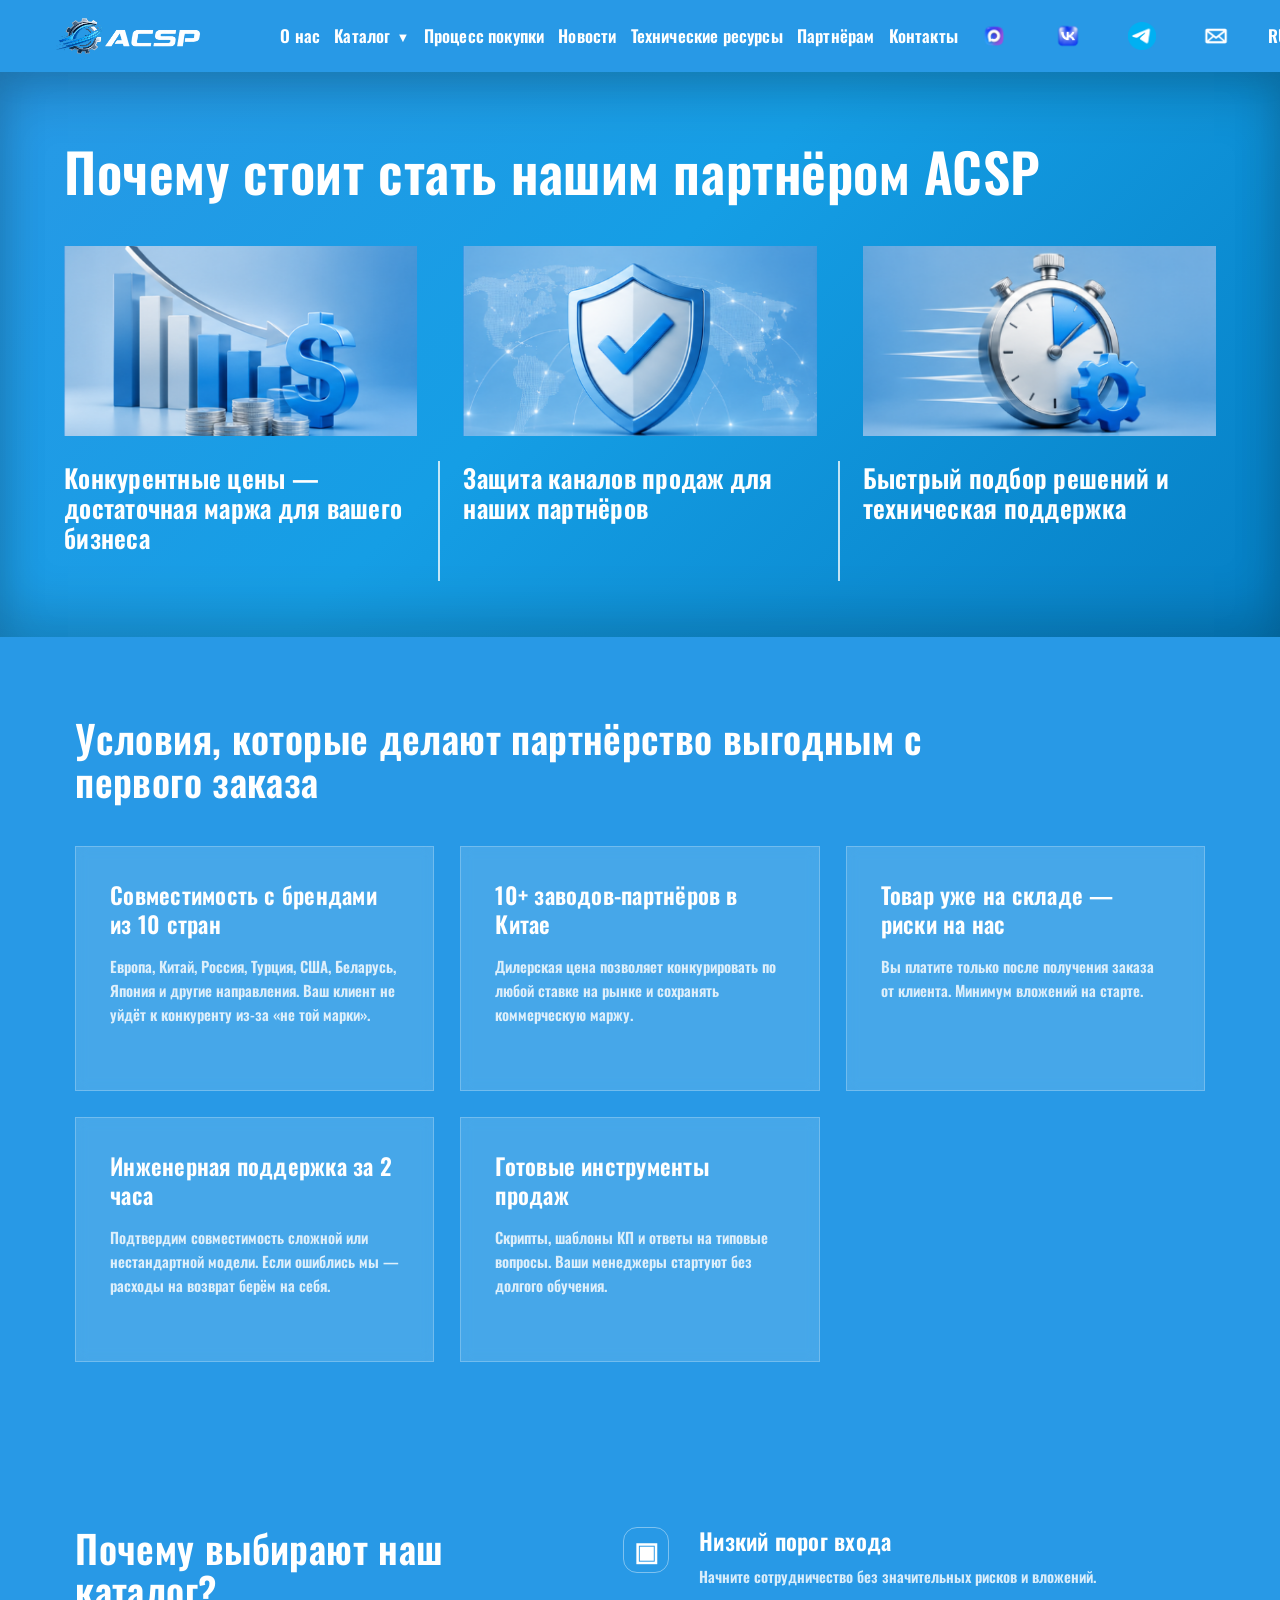
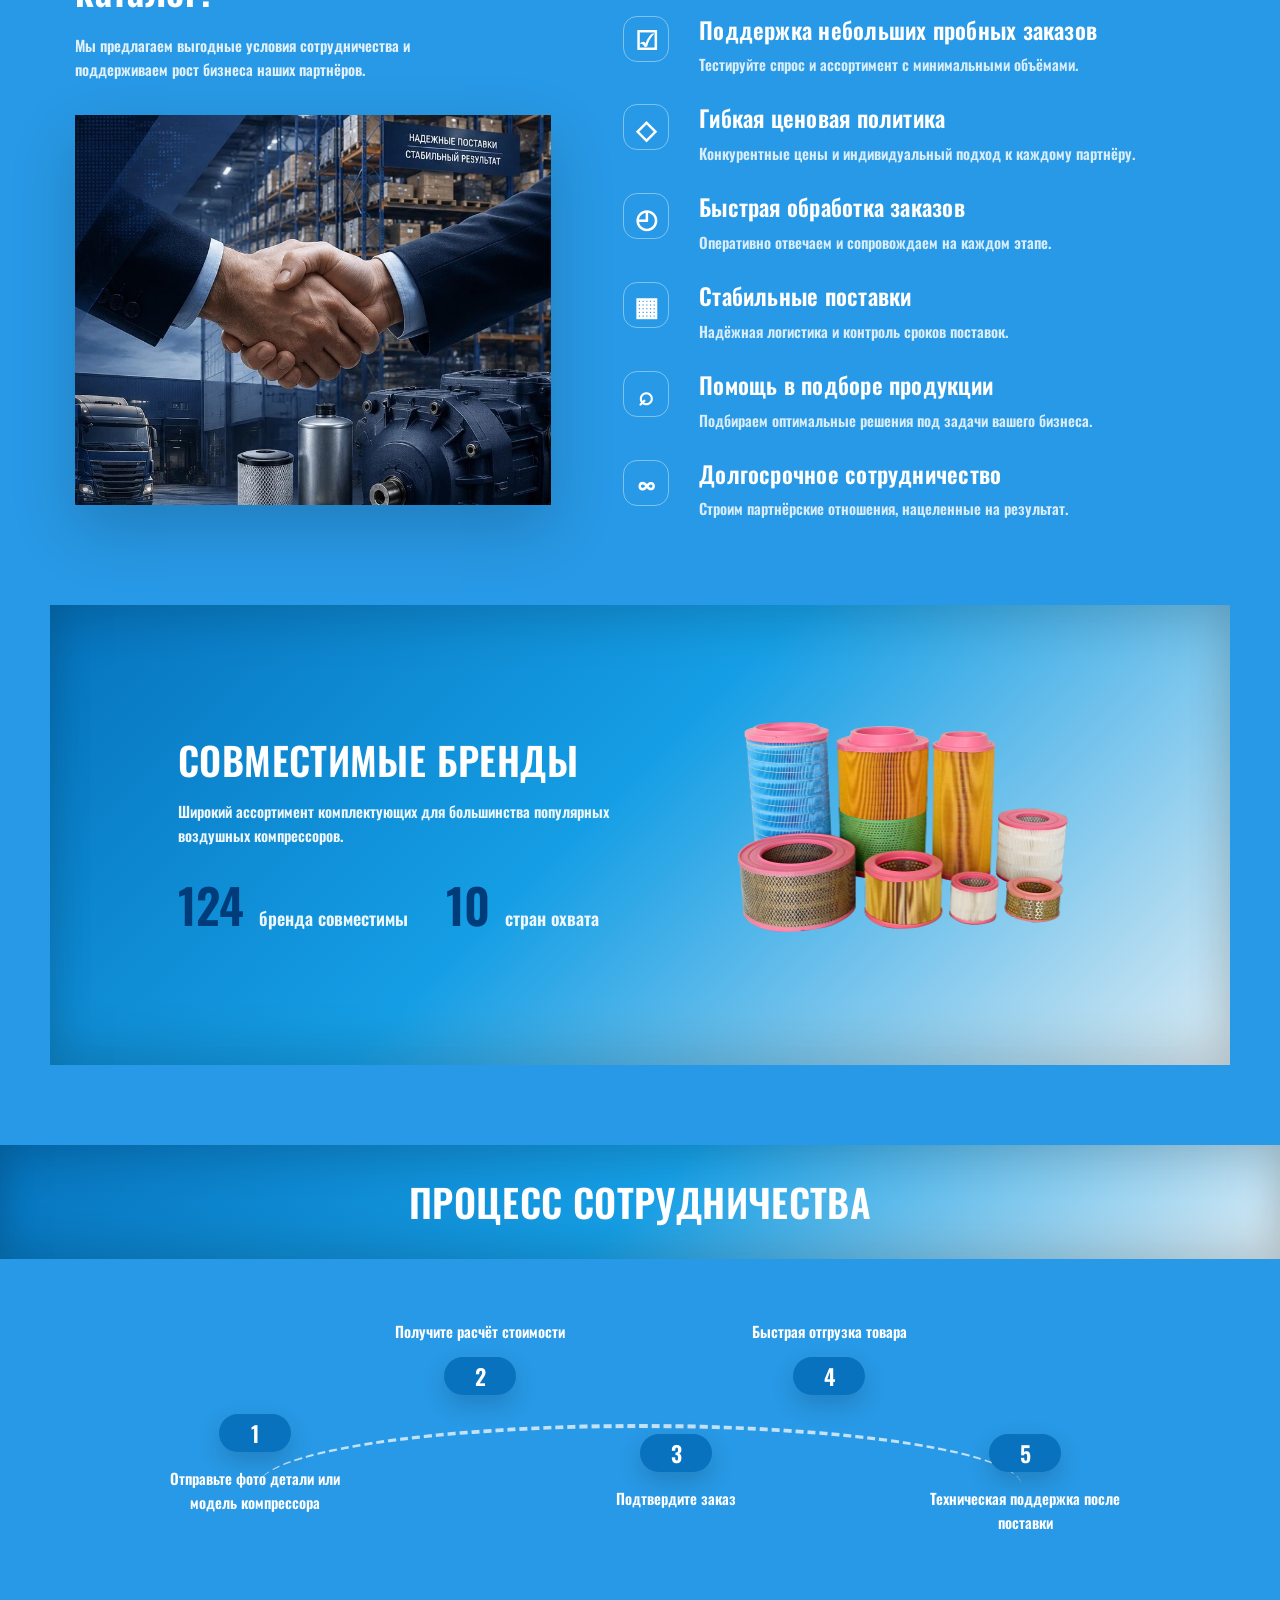
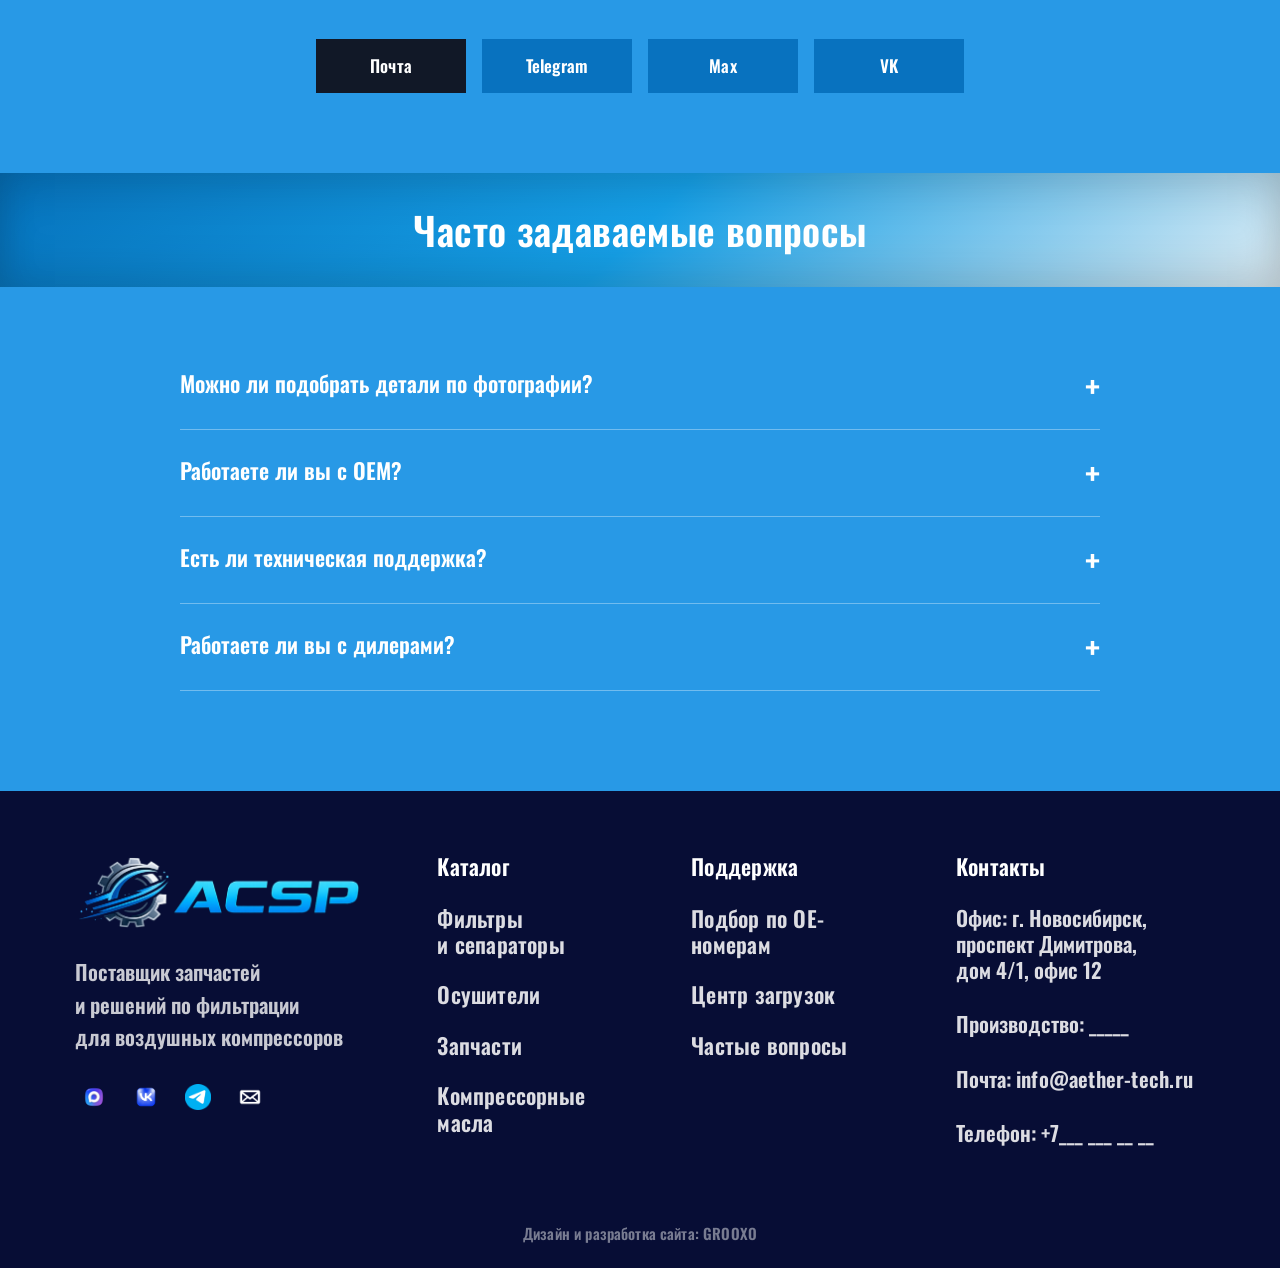
<file: dealers.html>
<!DOCTYPE html>
<html lang="ru">
<head>
  <meta charset="UTF-8">
  <meta name="viewport" content="width=device-width, initial-scale=1.0">

  <title>Партнёрам ACSP</title>

  <link rel="stylesheet" href="css/style.css">
</head>

<body>

<div id="header-placeholder"></div>

<main class="dealers-page">

  <!-- 1. HERO -->
  <section class="dealers-hero">
    <div class="dealers-hero-inner">

      <h1>Почему стоит стать нашим партнёром ACSP</h1>

      <div class="dealers-hero-grid">

        <article class="dealers-hero-card">
          <img src="images/dealers-profit.png" alt="Конкурентные цены">
          <h3>Конкурентные цены — достаточная маржа для вашего бизнеса</h3>
        </article>

        <article class="dealers-hero-card">
          <img src="images/dealers-protection.png" alt="Защита каналов продаж">
          <h3>Защита каналов продаж для наших партнёров</h3>
        </article>

        <article class="dealers-hero-card">
          <img src="images/dealers-speed.png" alt="Быстрый подбор">
          <h3>Быстрый подбор решений и техническая поддержка</h3>
        </article>

      </div>

    </div>
  </section>


  <!-- 2. УСЛОВИЯ -->
  <section class="dealers-conditions">
    <div class="dealers-section-head">
      <h2>Условия, которые делают партнёрство выгодным с первого заказа</h2>
    </div>

    <div class="dealers-conditions-grid">

      <article>
        <h3>Совместимость с брендами из 10 стран</h3>
        <p>
          Европа, Китай, Россия, Турция, США, Беларусь, Япония и другие направления.
          Ваш клиент не уйдёт к конкуренту из-за «не той марки».
        </p>
      </article>

      <article>
        <h3>10+ заводов-партнёров в Китае</h3>
        <p>
          Дилерская цена позволяет конкурировать по любой ставке на рынке
          и сохранять коммерческую маржу.
        </p>
      </article>

      <article>
        <h3>Товар уже на складе — риски на нас</h3>
        <p>
          Вы платите только после получения заказа от клиента.
          Минимум вложений на старте.
        </p>
      </article>

      <article>
        <h3>Инженерная поддержка за 2 часа</h3>
        <p>
          Подтвердим совместимость сложной или нестандартной модели.
          Если ошиблись мы — расходы на возврат берём на себя.
        </p>
      </article>

      <article>
        <h3>Готовые инструменты продаж</h3>
        <p>
          Скрипты, шаблоны КП и ответы на типовые вопросы.
          Ваши менеджеры стартуют без долгого обучения.
        </p>
      </article>

    </div>
  </section>


  <!-- 3. ПОЧЕМУ ВЫБИРАЮТ КАТАЛОГ -->
  <section class="dealers-why">
    <div class="dealers-why-inner">

      <div class="dealers-why-left">
        <h2>Почему выбирают наш каталог?</h2>
        <p>
          Мы предлагаем выгодные условия сотрудничества и поддерживаем рост бизнеса наших партнёров.
        </p>

        <img src="images/dealers-handshake.jpg" alt="Партнёрство ACSP">
      </div>

      <div class="dealers-why-list">

        <div class="dealers-why-item">
          <span>▣</span>
          <div>
            <h3>Низкий порог входа</h3>
            <p>Начните сотрудничество без значительных рисков и вложений.</p>
          </div>
        </div>

        <div class="dealers-why-item">
          <span>☑</span>
          <div>
            <h3>Поддержка небольших пробных заказов</h3>
            <p>Тестируйте спрос и ассортимент с минимальными объёмами.</p>
          </div>
        </div>

        <div class="dealers-why-item">
          <span>◇</span>
          <div>
            <h3>Гибкая ценовая политика</h3>
            <p>Конкурентные цены и индивидуальный подход к каждому партнёру.</p>
          </div>
        </div>

        <div class="dealers-why-item">
          <span>◴</span>
          <div>
            <h3>Быстрая обработка заказов</h3>
            <p>Оперативно отвечаем и сопровождаем на каждом этапе.</p>
          </div>
        </div>

        <div class="dealers-why-item">
          <span>▦</span>
          <div>
            <h3>Стабильные поставки</h3>
            <p>Надёжная логистика и контроль сроков поставок.</p>
          </div>
        </div>

        <div class="dealers-why-item">
          <span>⌕</span>
          <div>
            <h3>Помощь в подборе продукции</h3>
            <p>Подбираем оптимальные решения под задачи вашего бизнеса.</p>
          </div>
        </div>

        <div class="dealers-why-item">
            <span>∞</span>
          <div>
            <h3>Долгосрочное сотрудничество</h3>
            <p>Строим партнёрские отношения, нацеленные на результат.</p>
          </div>
        </div>

      </div>

    </div>
  </section>


  <!-- 4. СОВМЕСТИМЫЕ БРЕНДЫ -->
  <section class="dealers-brands">
    <div class="dealers-brands-inner">

      <div class="dealers-brands-text">
        <h2>Совместимые бренды</h2>
        <p>
          Широкий ассортимент комплектующих для большинства популярных воздушных компрессоров.
        </p>

        <div class="dealers-brand-stats">
          <span><strong>124</strong> бренда совместимы</span>
          <span><strong>10</strong> стран охвата</span>
        </div>
      </div>

      <img src="images/dealers-brands.png" alt="Совместимые бренды ACSP">

    </div>
  </section>


  <!-- 5. ПРОЦЕСС СОТРУДНИЧЕСТВА -->
  <section class="dealers-process">
    <h2>Процесс сотрудничества</h2>

    <div class="dealers-process-steps">

      <div class="dealers-step step-1">
        <span>1</span>
        <p>Отправьте фото детали или модель компрессора</p>
      </div>

      <div class="dealers-step step-2">
        <p>Получите расчёт стоимости</p>
        <span>2</span>
      </div>

      <div class="dealers-step step-3">
        <span>3</span>
        <p>Подтвердите заказ</p>
      </div>

      <div class="dealers-step step-4">
        <p>Быстрая отгрузка товара</p>
        <span>4</span>
      </div>

      <div class="dealers-step step-5">
        <span>5</span>
        <p>Техническая поддержка после поставки</p>
      </div>

    </div>

    <div class="dealers-contact-buttons">
      <a href="mailto:ACSP2026@yandex.ru">Почта</a>
      <a href="#">Telegram</a>
      <a href="#">Max</a>
      <a href="#">VK</a>
    </div>
  </section>


  <!-- 6. FAQ -->
  <section class="dealers-faq">
    <h2>Часто задаваемые вопросы</h2>

    <div class="dealers-faq-list">

      <details>
        <summary>Можно ли подобрать детали по фотографии?</summary>
        <p>
          Да, наши специалисты помогут подобрать комплектующие по фото детали или модели оборудования.
        </p>
      </details>

      <details>
        <summary>Работаете ли вы с OEM?</summary>
        <p>
          Да, доступны как оригинальные детали, так и качественные OEM-аналоги.
        </p>
      </details>

      <details>
        <summary>Есть ли техническая поддержка?</summary>
        <p>
          Да, мы помогаем проверить совместимость и подобрать решение под конкретную модель компрессора.
        </p>
      </details>

      <details>
        <summary>Работаете ли вы с дилерами?</summary>
        <p>
          Да, мы рассматриваем дилерские и партнёрские заявки по регионам.
        </p>
      </details>

    </div>
  </section>

</main>

<div id="footer-placeholder"></div>

<script src="js/main.js"></script>
</body>
</html>
</file>
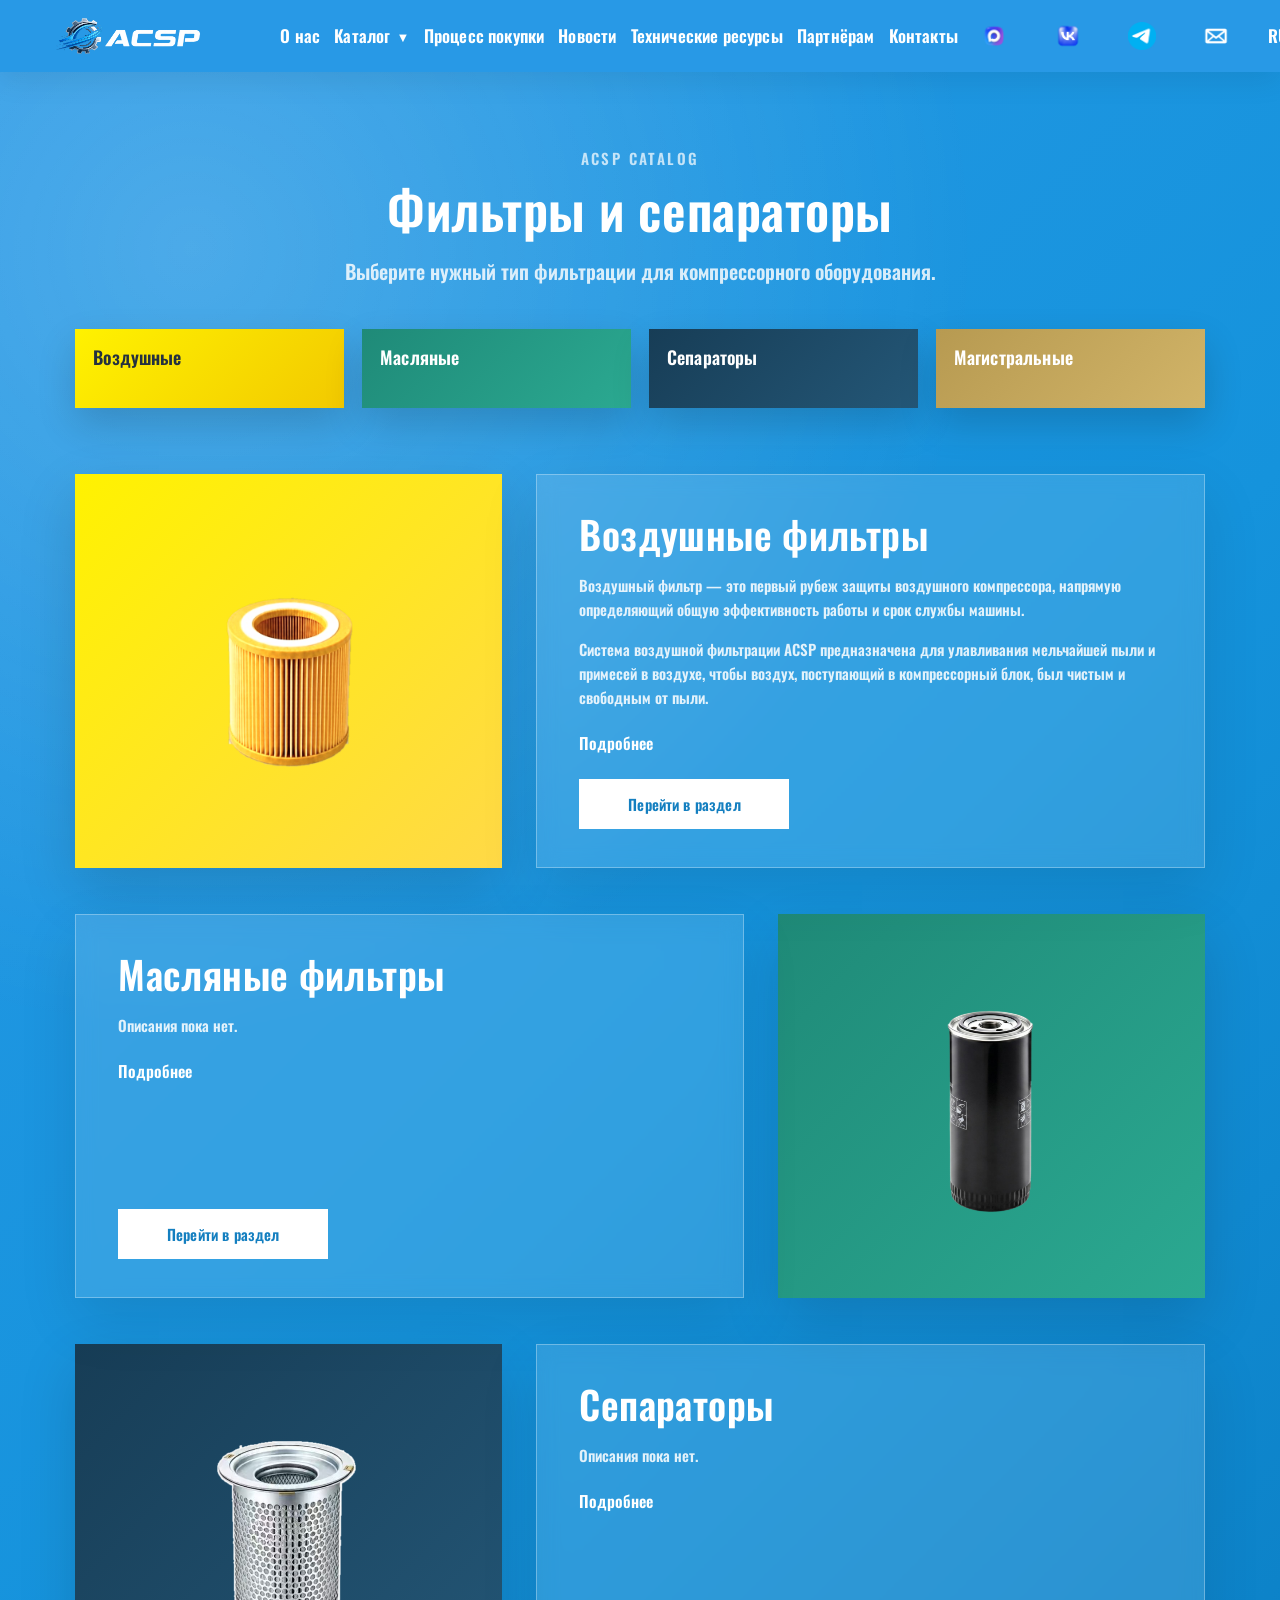
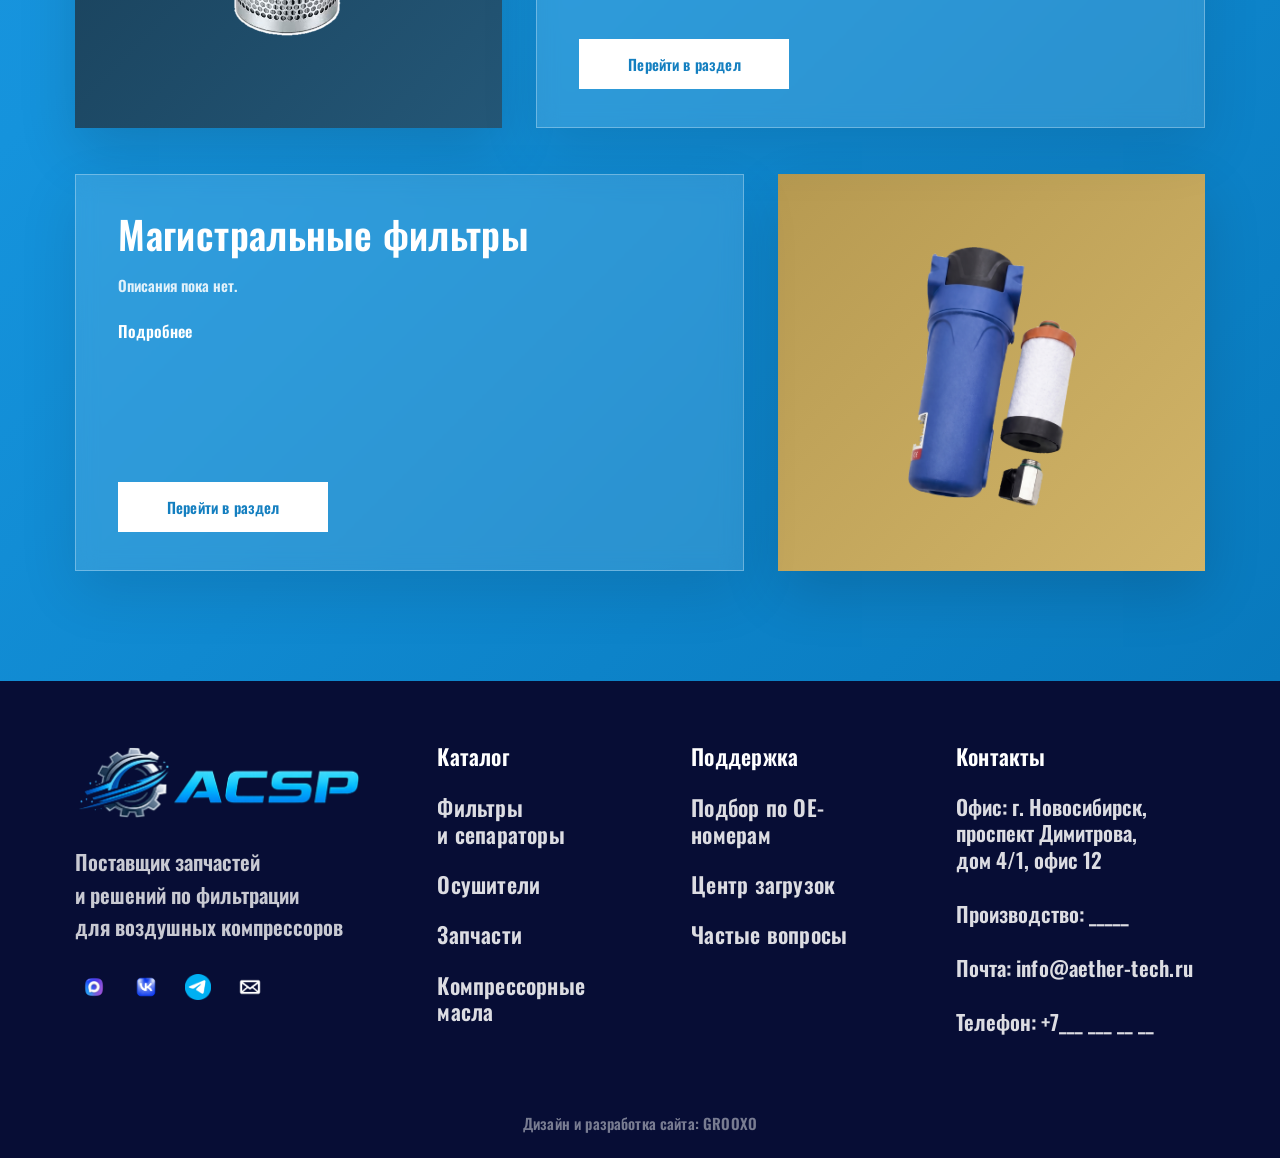
<file: filters-separators.html>
<!DOCTYPE html>
<html lang="ru">
<head>
  <meta charset="UTF-8">
  <meta name="viewport" content="width=device-width, initial-scale=1.0">

  <title>Фильтры и сепараторы ACSP</title>

  <link rel="stylesheet" href="css/style.css">
</head>

<body>

<div id="header-placeholder"></div>

<main>

  <section class="filter-transition-page">

    <div class="filter-transition-head">
      <p>ACSP Catalog</p>
      <h1>Фильтры и сепараторы</h1>
      <span>
        Выберите нужный тип фильтрации для компрессорного оборудования.
      </span>
    </div>

    <div class="filter-color-tabs">
      <a href="#air-filters" class="filter-color-tab tab-yellow">
        <span>Воздушные</span>
        <small>защита компрессора от пыли</small>
      </a>

      <a href="#oil-filters" class="filter-color-tab tab-blue">
        <span>Масляные</span>
        <small>очистка масла в системе</small>
      </a>

      <a href="#separators" class="filter-color-tab tab-green">
        <span>Сепараторы</span>
        <small>отделение масла от воздуха</small>
      </a>

      <a href="#mainline-filters" class="filter-color-tab tab-gold">
        <span>Магистральные</span>
        <small>подготовка сжатого воздуха</small>
      </a>
    </div>

    <div class="filter-transition-list">

      <section class="filter-row" id="air-filters">
        <div class="filter-row-image filter-bg-yellow">
          <img src="images/filters-air.png" alt="Воздушный фильтр">
        </div>

        <div class="filter-row-content">
          <h2>Воздушные фильтры</h2>

          <p>
            Воздушный фильтр — это первый рубеж защиты воздушного компрессора,
            напрямую определяющий общую эффективность работы и срок службы машины.
          </p>

          <p>
            Система воздушной фильтрации ACSP предназначена для улавливания
            мельчайшей пыли и примесей в воздухе, чтобы воздух, поступающий
            в компрессорный блок, был чистым и свободным от пыли.
          </p>

          <details>
            <summary>Подробнее</summary>

            <div class="filter-details">
              <p>
                Это позволяет предотвращать механический износ, преждевременное
                окисление смазочного масла и засорение маслоотделителя.
              </p>

              <h3>Технические преимущества</h3>

              <ul>
                <li>
                  <strong>Градиентная глубинная фильтрация:</strong>
                  фильтрующий материал с переменным размером пор последовательно
                  улавливает частицы пыли разного размера.
                </li>

                <li>
                  <strong>Высокая воздухопроницаемость:</strong>
                  фильтр сохраняет хорошую пропускную способность при низком
                  перепаде давления.
                </li>

                <li>
                  <strong>Адаптация к сложным условиям:</strong>
                  для высокой запылённости, влажности и перепадов температур
                  используются усиленные материалы.
                </li>
              </ul>
            </div>
          </details>

          <a href="category.html?type=air-filters">Перейти в раздел</a>
        </div>
      </section>

      <section class="filter-row filter-row-reverse" id="oil-filters">
        <div class="filter-row-content">
          <h2>Масляные фильтры</h2>

          <p>
            Описания пока нет.
          </p>

          <details>
            <summary>Подробнее</summary>

            <div class="filter-details">
              <p>
                Описания пока нет.
              </p>
            </div>
          </details>

          <a href="category.html?type=oil-filters">Перейти в раздел</a>
        </div>

        <div class="filter-row-image filter-bg-blue">
          <img src="images/filters-oil.png" alt="Масляный фильтр">
        </div>
      </section>

      <section class="filter-row" id="separators">
        <div class="filter-row-image filter-bg-green">
          <img src="images/filters-separator.png" alt="Сепаратор">
        </div>

        <div class="filter-row-content">
          <h2>Сепараторы</h2>

          <p>
            Описания пока нет.
          </p>

          <details>
            <summary>Подробнее</summary>

            <div class="filter-details">
              <p>
                Описания пока нет.
              </p>
            </div>
          </details>

          <a href="category.html?type=separators">Перейти в раздел</a>
        </div>
      </section>

      <section class="filter-row filter-row-reverse" id="mainline-filters">
        <div class="filter-row-content">
          <h2>Магистральные фильтры</h2>

          <p>
            Описания пока нет.
          </p>

          <details>
            <summary>Подробнее</summary>

            <div class="filter-details">
              <p>
                Описания пока нет.
              </p>
            </div>
          </details>

          <a href="category.html?type=mainline-filters">Перейти в раздел</a>
        </div>

        <div class="filter-row-image filter-bg-gold">
          <img src="images/filters-mainline.png" alt="Магистральный фильтр">
        </div>
      </section>

    </div>

  </section>

</main>

<div id="footer-placeholder"></div>

<script src="js/main.js"></script>
</body>
</html>
</file>
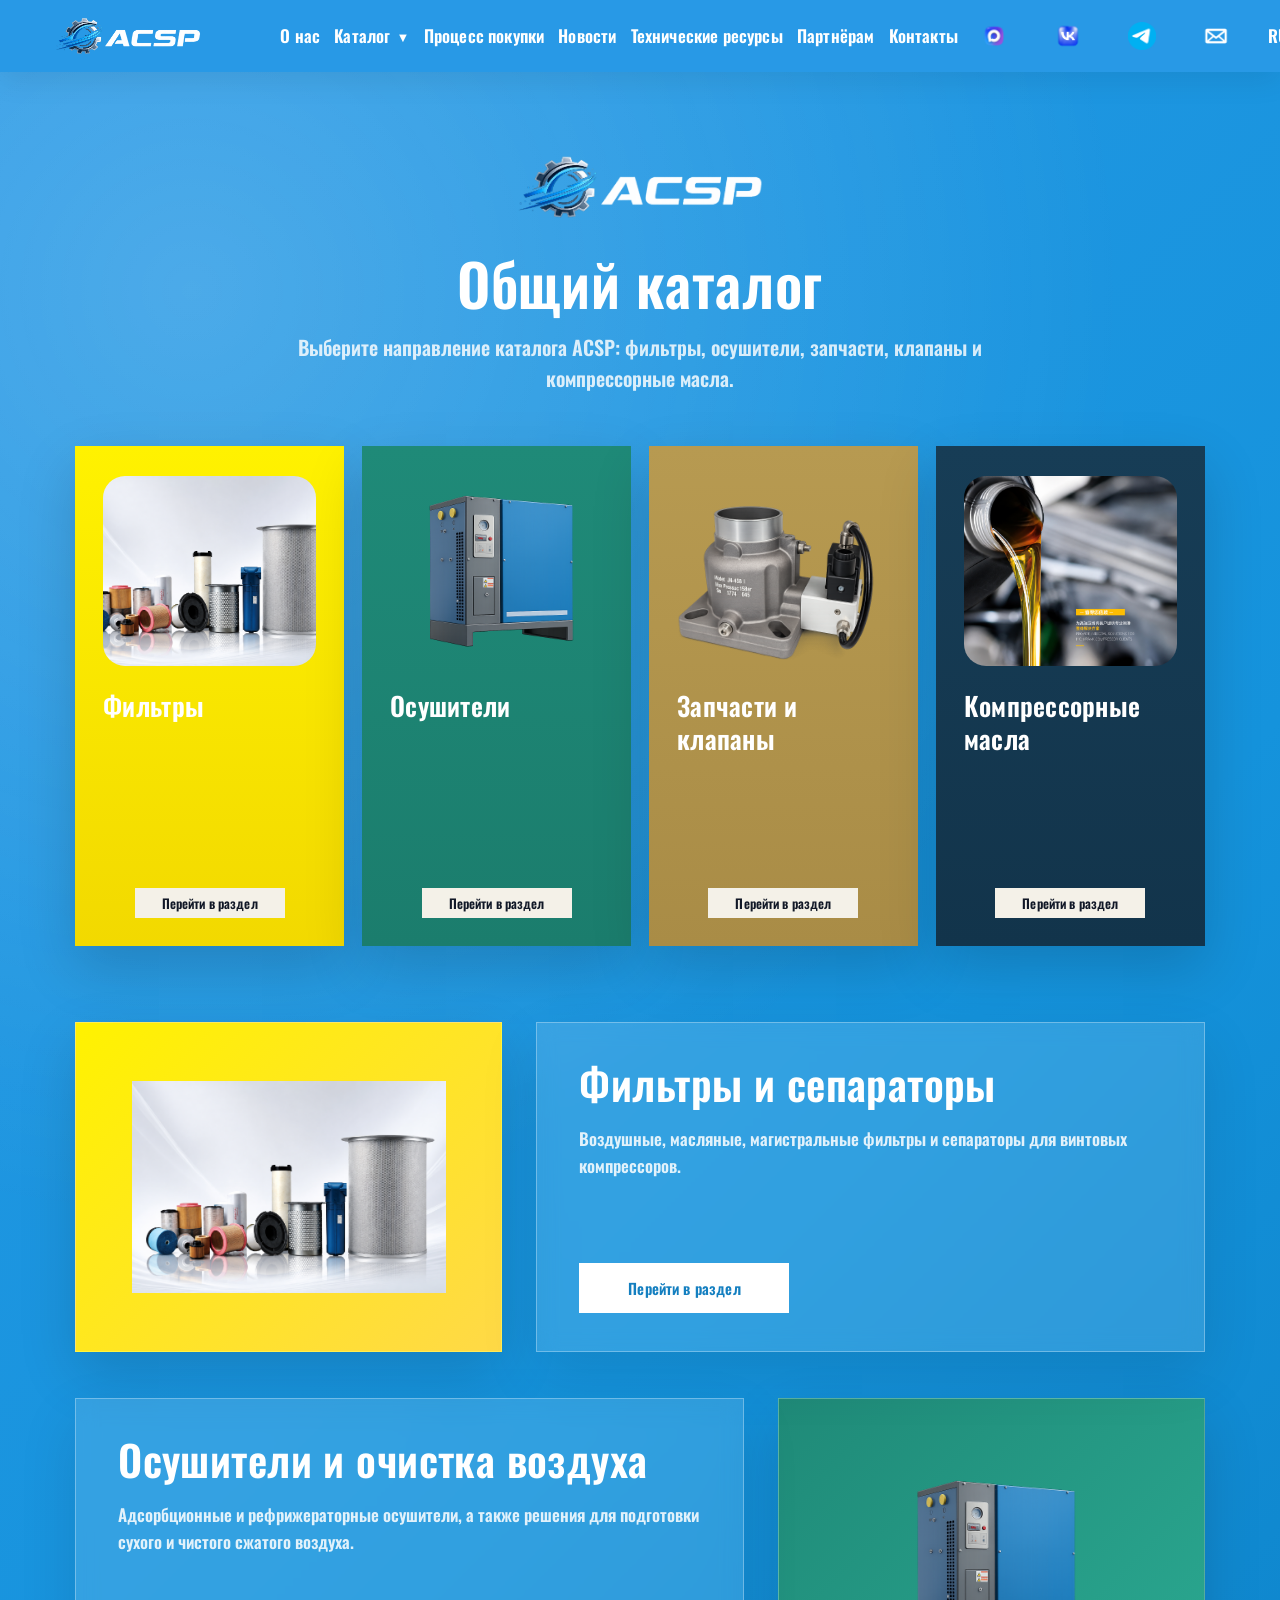
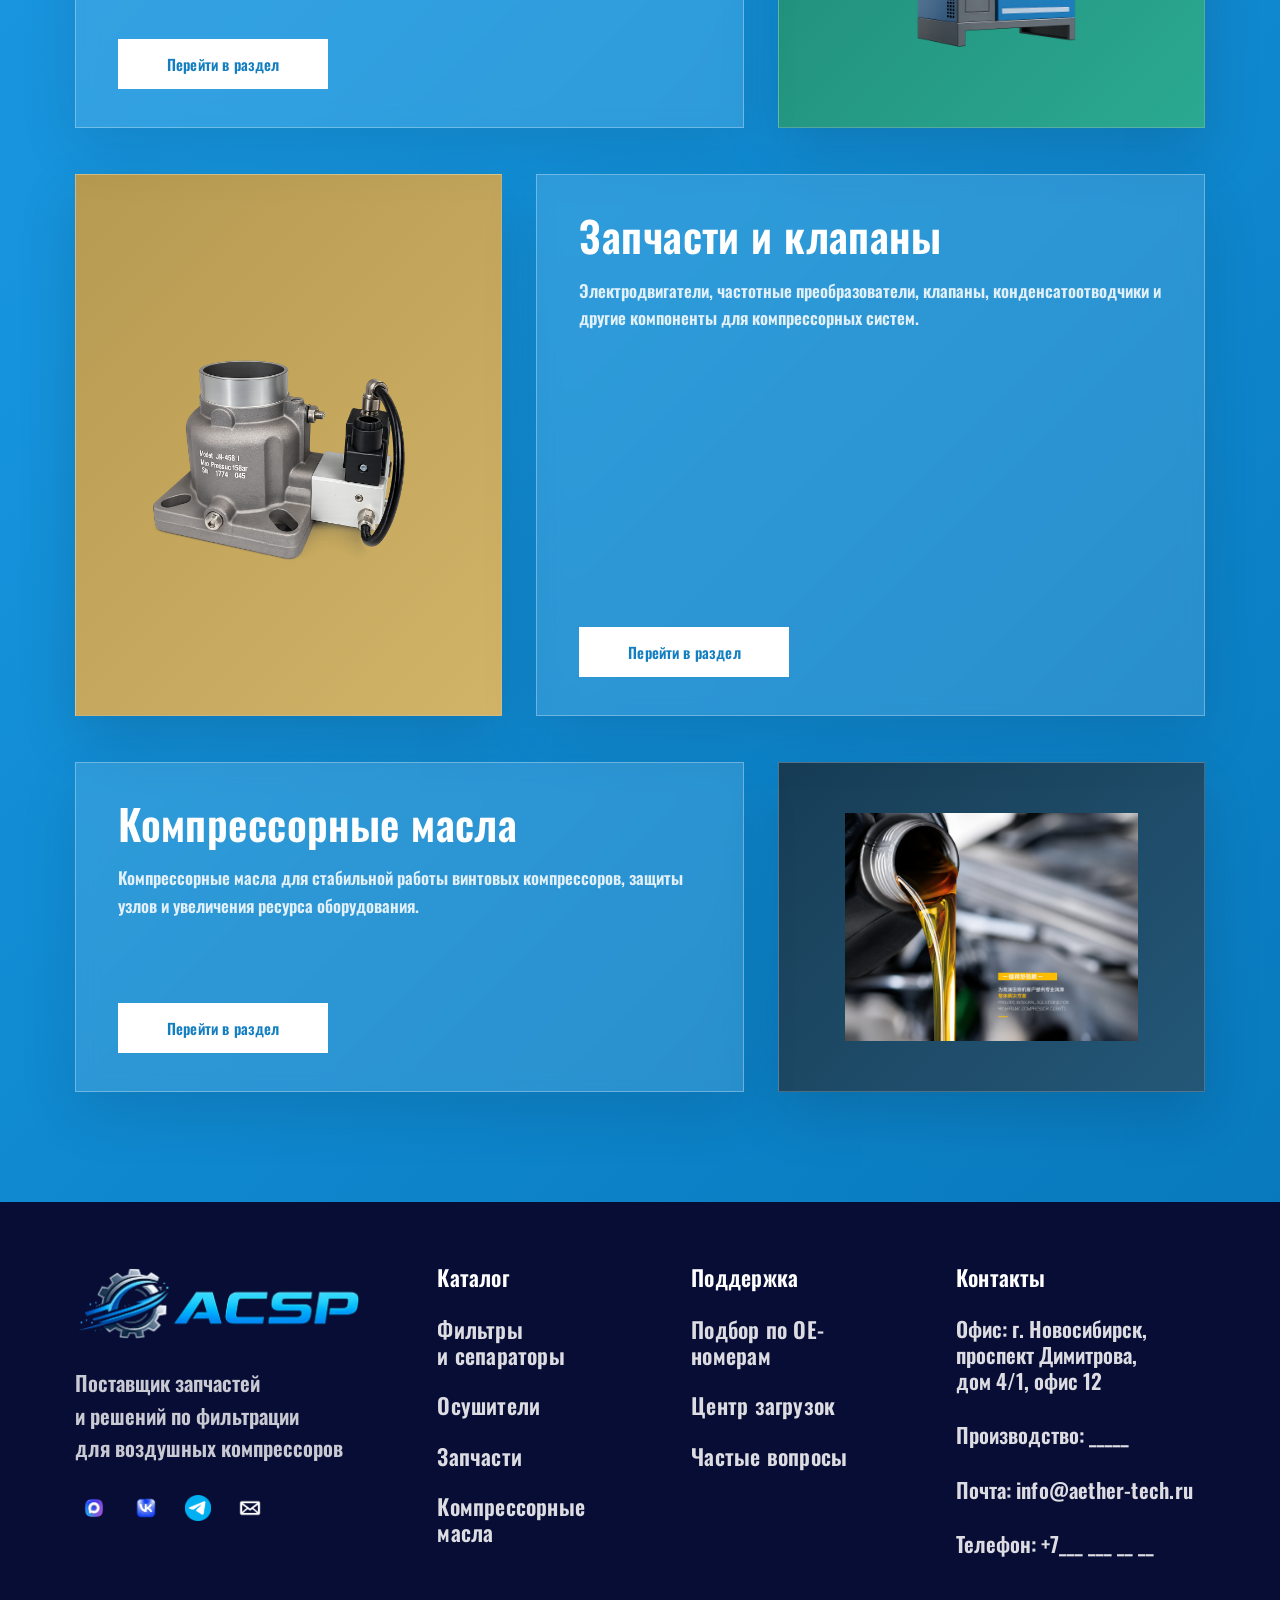
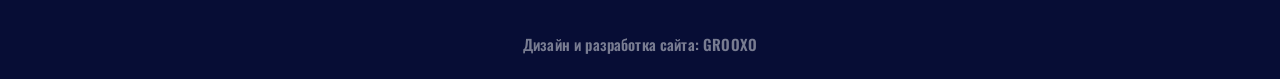
<file: general-catalog.html>
<!DOCTYPE html>
<html lang="ru">
<head>
  <meta charset="UTF-8">
  <meta name="viewport" content="width=device-width, initial-scale=1.0">

  <title>Общий каталог ACSP</title>

  <link rel="stylesheet" href="css/style.css">
</head>

<body>
  
<div id="header-placeholder"></div>

  <section class="general-catalog-page">

    <div class="general-catalog-head">
      <img src="images/logo2.png" alt="ACSP">
      <h1>Общий каталог</h1>
      <span>
        Выберите направление каталога ACSP: фильтры, осушители, запчасти,
        клапаны и компрессорные масла.
      </span>
    </div>

    <div class="general-catalog-panels">

      <article class="general-catalog-panel panel-yellow">
        <div class="general-catalog-panel-image">
          <img src="images/filters.png" alt="Фильтры">
        </div>

        <h2>Фильтры</h2>

        <a href="filters-separators.html">Перейти в раздел</a>
      </article>

      <article class="general-catalog-panel panel-green">
        <div class="general-catalog-panel-image">
          <img src="images/dryers.png" alt="Осушители">
        </div>

        <h2>Осушители</h2>

        <a href="category.html?type=dryers">Перейти в раздел</a>
      </article>

      <article class="general-catalog-panel panel-gold">
        <div class="general-catalog-panel-image">
          <img src="images/parts-valves.png" alt="Запчасти и клапаны">
        </div>

        <h2>Запчасти и<br>клапаны</h2>

        <a href="parts-valves.html">Перейти в раздел</a>
      </article>

      <article class="general-catalog-panel panel-blue">
        <div class="general-catalog-panel-image">
          <img src="images/oils.png" alt="Компрессорные масла">
        </div>

        <h2>Компрессорные<br>масла</h2>

        <a href="category.html?type=oils">Перейти в раздел</a>
      </article>

    </div>

    <div class="general-catalog-list">

  <!-- 01 / ФИЛЬТРЫ И СЕПАРАТОРЫ -->
  <section class="general-catalog-row">
    <div class="general-catalog-row-image gc-bg-yellow">
      <img src="images/filters.png" alt="Фильтры и сепараторы">
    </div>

    <div class="general-catalog-row-content">
      <h2>Фильтры и сепараторы</h2>
      <p>
        Воздушные, масляные, магистральные фильтры и сепараторы
        для винтовых компрессоров.
      </p>
      <a href="filters-separators.html">Перейти в раздел</a>
    </div>
  </section>


  <!-- 02 / ОСУШИТЕЛИ -->
  <section class="general-catalog-row general-catalog-row-reverse">
    <div class="general-catalog-row-content">
      <h2>Осушители и очистка воздуха</h2>
      <p>
        Адсорбционные и рефрижераторные осушители, а также решения
        для подготовки сухого и чистого сжатого воздуха.
      </p>
      <a href="category.html?type=dryers">Перейти в раздел</a>
    </div>

    <div class="general-catalog-row-image gc-bg-green">
      <img src="images/dryers.png" alt="Осушители и очистка воздуха">
    </div>
  </section>


  <!-- 03 / ЗАПЧАСТИ И КЛАПАНЫ -->
  <section class="general-catalog-row">
    <div class="general-catalog-row-image gc-bg-gold">
      <img src="images/parts-valves.png" alt="Запчасти и клапаны">
    </div>

    <div class="general-catalog-row-content">
      <h2>Запчасти и клапаны</h2>
      <p>
        Электродвигатели, частотные преобразователи, клапаны,
        конденсатоотводчики и другие компоненты для компрессорных систем.
      </p>
      <a href="parts-valves.html">Перейти в раздел</a>
    </div>
  </section>


  <!-- 04 / КОМПРЕССОРНЫЕ МАСЛА -->
  <section class="general-catalog-row general-catalog-row-reverse">
    <div class="general-catalog-row-content">
      <h2>Компрессорные масла</h2>
      <p>
        Компрессорные масла для стабильной работы винтовых компрессоров,
        защиты узлов и увеличения ресурса оборудования.
      </p>
      <a href="category.html?type=oils">Перейти в раздел</a>
    </div>

    <div class="general-catalog-row-image gc-bg-blue">
      <img src="images/oils.png" alt="Компрессорные масла">
    </div>
  </section>

</div>

  </section>
</main>

<div id="footer-placeholder"></div>

<script src="js/main.js"></script>
</body>
</html>
</file>
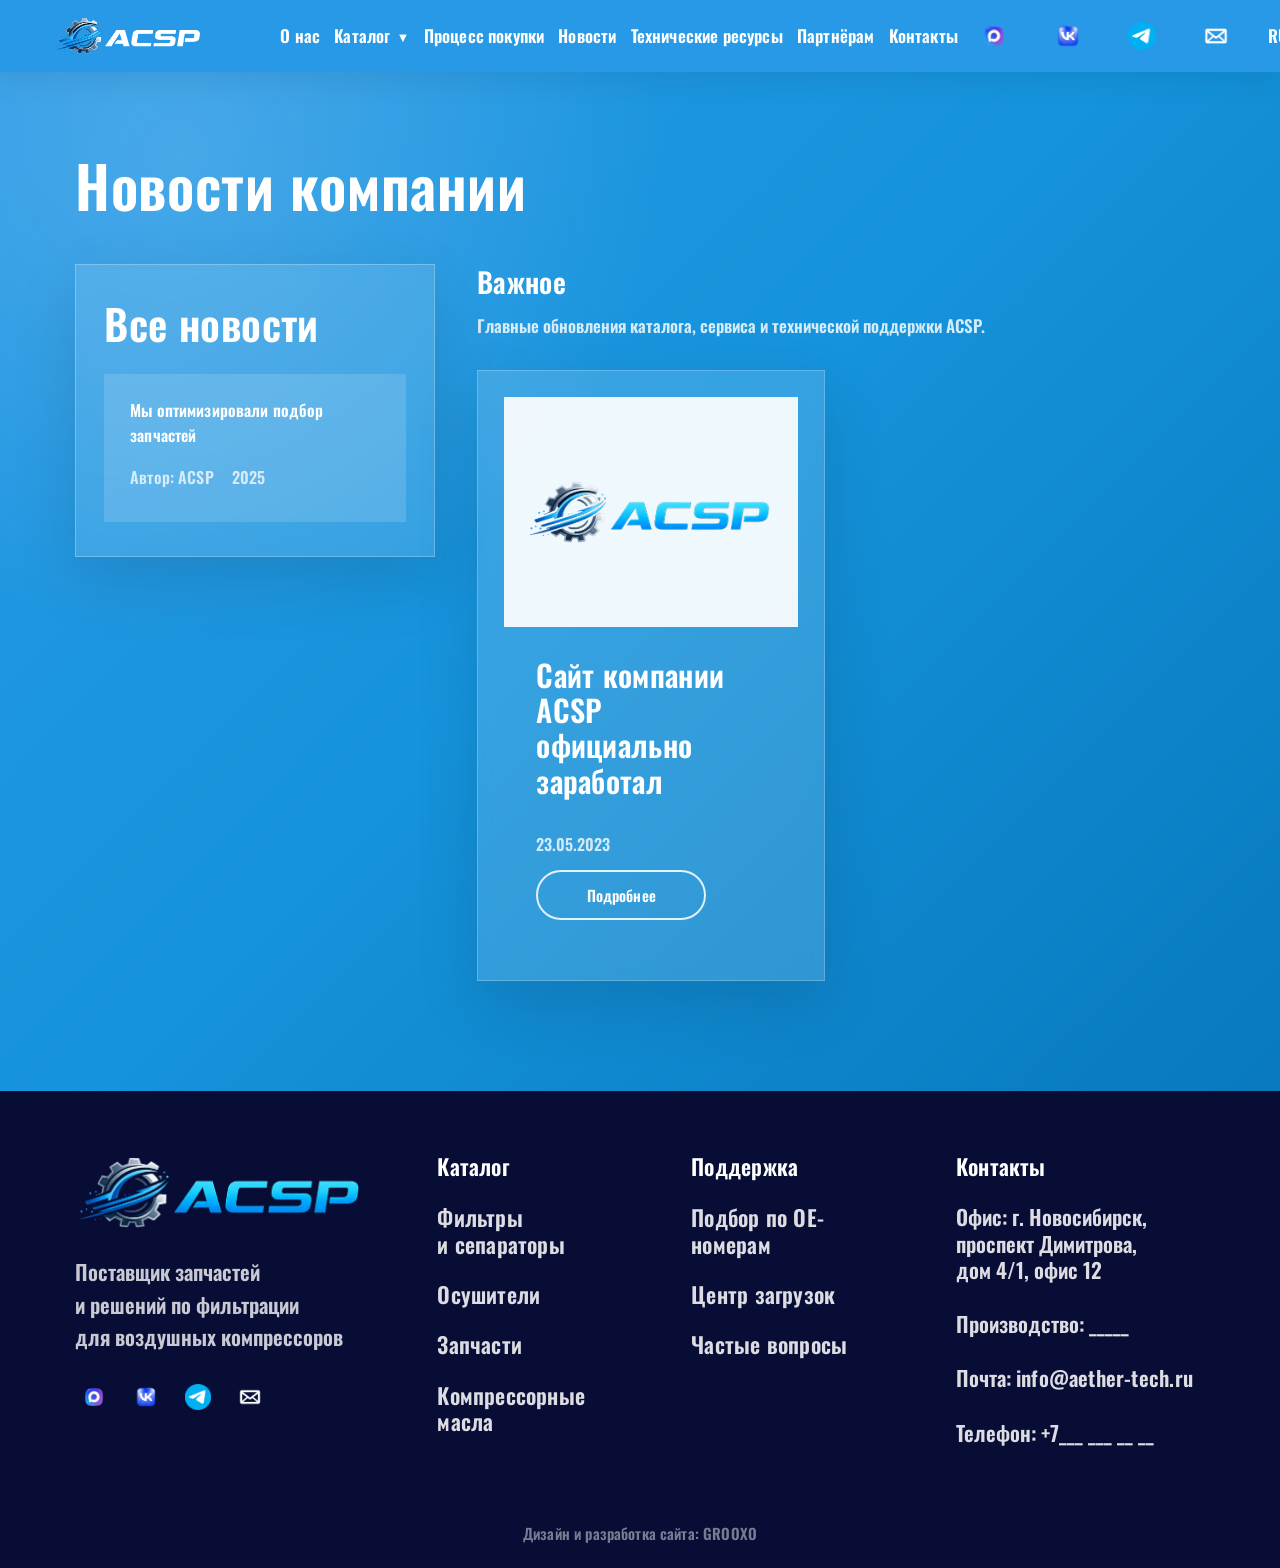
<file: news.html>
<!DOCTYPE html>
<html lang="ru">
<head>
  <meta charset="UTF-8">
  <meta name="viewport" content="width=device-width, initial-scale=1.0">

  <title>Новости ACSP</title>

  <link rel="stylesheet" href="css/style.css">
</head>

<body>

<div id="header-placeholder"></div>

<main>
<div class="news-modal" id="resourcesModal">
  <div class="news-modal-overlay" id="resourcesModalOverlay"></div>

  <div class="news-modal-content">
    <button class="news-modal-close" id="resourcesModalClose" type="button">×</button>
    <div class="news-modal-body" id="resourcesModalBody"></div>
  </div>
</div>

  <section class="news-page">
    <div class="news-page-head">
      <h1>Новости компании</h1>
    </div>

    <div class="news-layout">

      <aside class="news-feed">
        <h2>Все новости</h2>
        <div id="newsList" class="news-list"></div>
      </aside>

      <section class="news-main">
        <div class="news-main-head">
          <h2>Важное</h2>
          <p>Главные обновления каталога, сервиса и технической поддержки ACSP.</p>
        </div>

        <div id="featuredNews" class="featured-news"></div>
      </section>

    </div>
  </section>

</main>


<div class="news-modal" id="newsModal">
  <div class="news-modal-overlay" id="newsModalOverlay"></div>
  <article class="news-modal-content">
    <button class="news-modal-close" id="newsModalClose" type="button">×</button>

    <p class="news-modal-date" id="modalDate"></p>
    <h2 id="modalTitle"></h2>
    <div id="modalBody" class="news-modal-body"></div>
  </article>
</div>

<div id="footer-placeholder"></div>

<script src="js/main.js"></script>
<script src="js/news.js"></script>
</body>
</html>
</file>
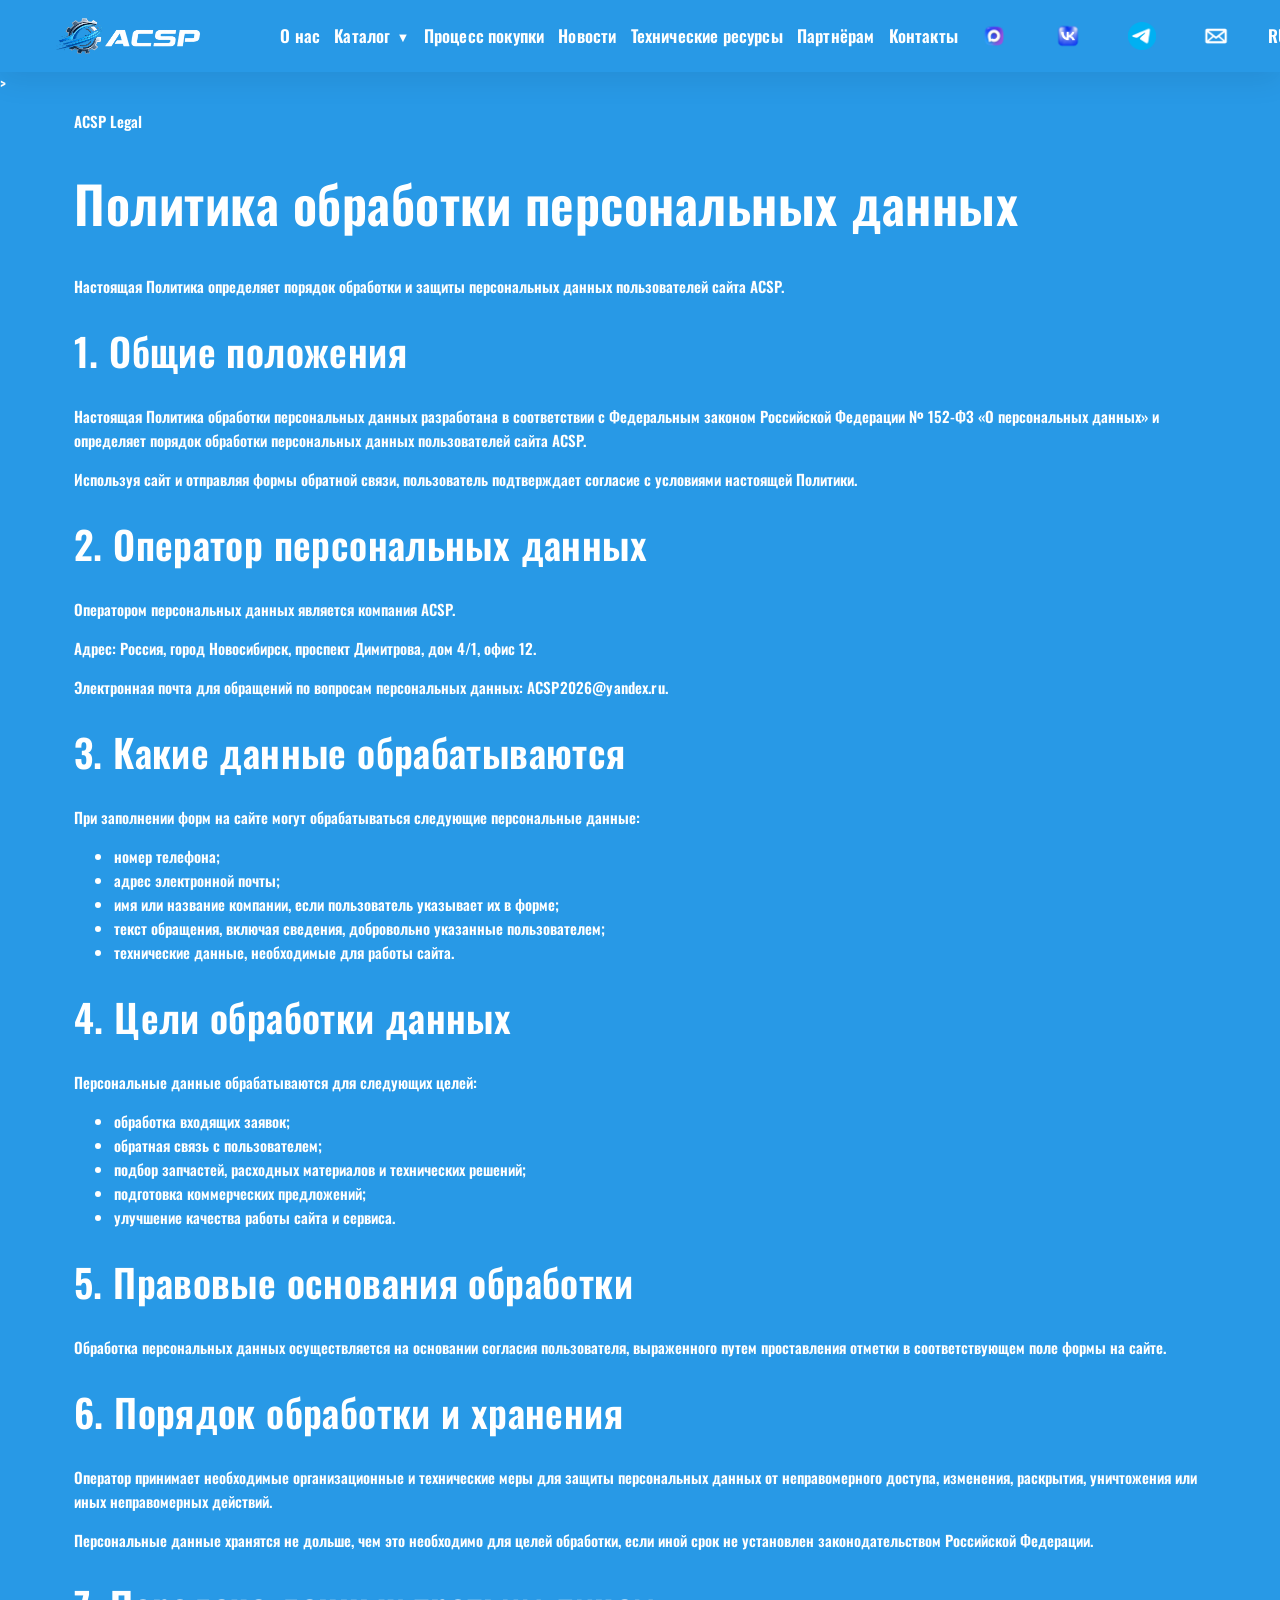
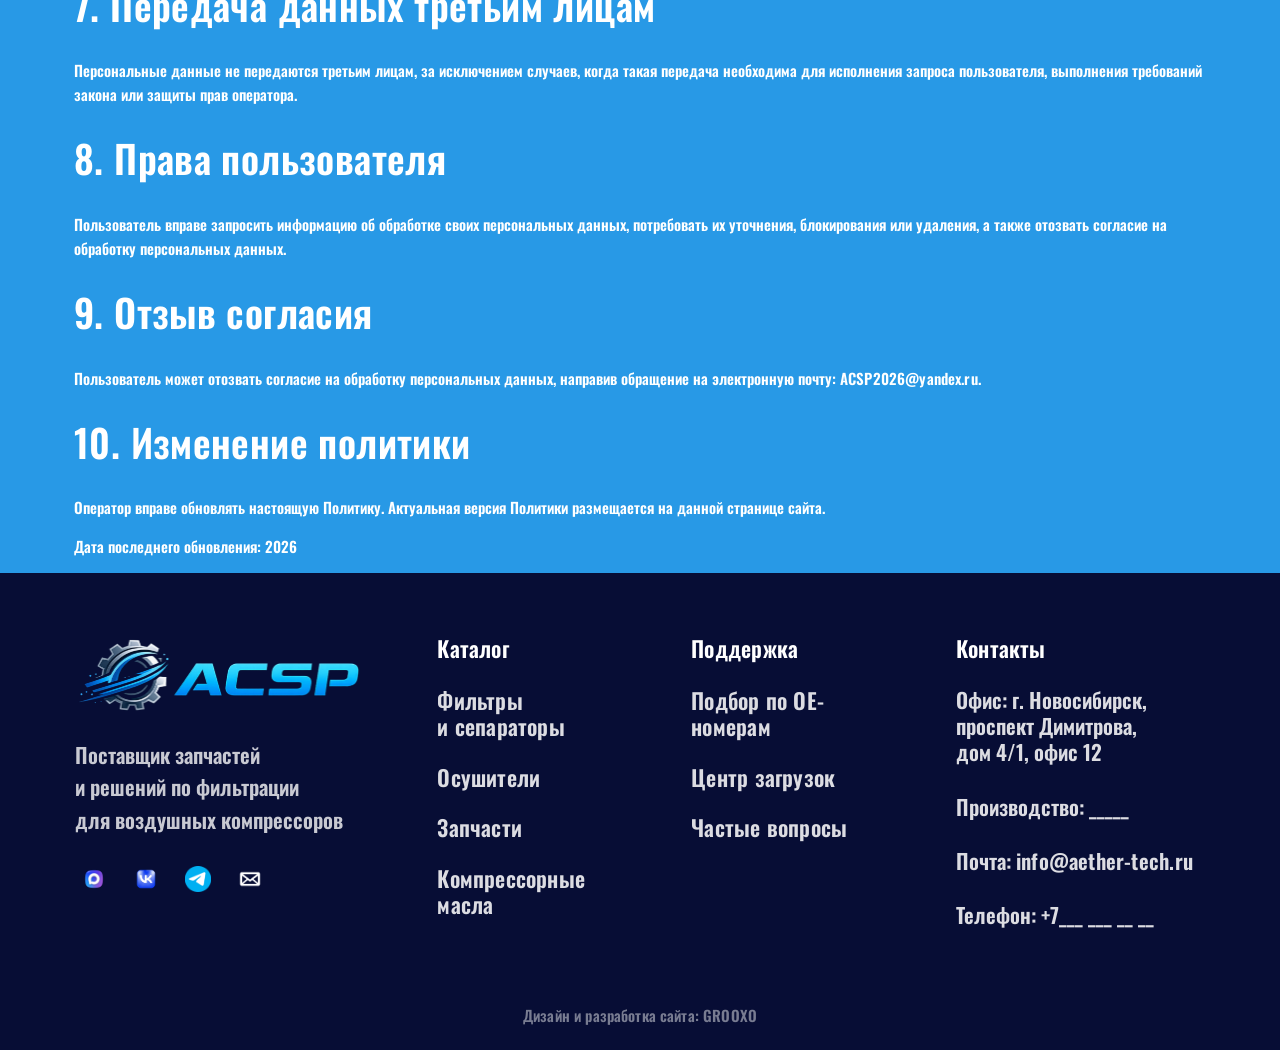
<file: privacy.html>
<!DOCTYPE html>
<html lang="ru">
<head>
  <meta charset="UTF-8">
  <meta name="viewport" content="width=device-width, initial-scale=1.0">

  <title>Политика обработки персональных данных ACSP</title>

  <link rel="stylesheet" href="css/style.css">
</head>

<body>

<div id="header-placeholder"></div>>


<main>

  <section class="privacy-page">
    <div class="privacy-wrapper">

      <p class="privacy-label">ACSP Legal</p>

      <h1>Политика обработки персональных данных</h1>

      <p class="privacy-lead">
        Настоящая Политика определяет порядок обработки и защиты персональных данных пользователей сайта ACSP.
      </p>

      <div class="privacy-card">

        <h2>1. Общие положения</h2>
        <p>
          Настоящая Политика обработки персональных данных разработана в соответствии с Федеральным законом
          Российской Федерации № 152-ФЗ «О персональных данных» и определяет порядок обработки персональных данных
          пользователей сайта ACSP.
        </p>

        <p>
          Используя сайт и отправляя формы обратной связи, пользователь подтверждает согласие с условиями настоящей Политики.
          </p>

        <h2>2. Оператор персональных данных</h2>
        <p>
          Оператором персональных данных является компания ACSP.
        </p>

        <p>
          Адрес: Россия, город Новосибирск, проспект Димитрова, дом 4/1, офис 12.
        </p>

        <p>
          Электронная почта для обращений по вопросам персональных данных:
          <a href="mailto:ACSP2026@yandex.ru">ACSP2026@yandex.ru</a>.
        </p>

        <h2>3. Какие данные обрабатываются</h2>
        <p>
          При заполнении форм на сайте могут обрабатываться следующие персональные данные:
        </p>

        <ul>
          <li>номер телефона;</li>
          <li>адрес электронной почты;</li>
          <li>имя или название компании, если пользователь указывает их в форме;</li>
          <li>текст обращения, включая сведения, добровольно указанные пользователем;</li>
          <li>технические данные, необходимые для работы сайта.</li>
        </ul>

        <h2>4. Цели обработки данных</h2>
        <p>
          Персональные данные обрабатываются для следующих целей:
        </p>

        <ul>
          <li>обработка входящих заявок;</li>
          <li>обратная связь с пользователем;</li>
          <li>подбор запчастей, расходных материалов и технических решений;</li>
          <li>подготовка коммерческих предложений;</li>
          <li>улучшение качества работы сайта и сервиса.</li>
        </ul>

        <h2>5. Правовые основания обработки</h2>
        <p>
          Обработка персональных данных осуществляется на основании согласия пользователя,
          выраженного путем проставления отметки в соответствующем поле формы на сайте.
        </p>

        <h2>6. Порядок обработки и хранения</h2>
        <p>
          Оператор принимает необходимые организационные и технические меры для защиты персональных данных
          от неправомерного доступа, изменения, раскрытия, уничтожения или иных неправомерных действий.
        </p>

        <p>
          Персональные данные хранятся не дольше, чем это необходимо для целей обработки, если иной срок
          не установлен законодательством Российской Федерации.
        </p>

        <h2>7. Передача данных третьим лицам</h2>
        <p>
          Персональные данные не передаются третьим лицам, за исключением случаев, когда такая передача необходима
          для исполнения запроса пользователя, выполнения требований закона или защиты прав оператора.
        </p>

        <h2>8. Права пользователя</h2>
        <p>
          Пользователь вправе запросить информацию об обработке своих персональных данных, потребовать их уточнения,
          блокирования или удаления, а также отозвать согласие на обработку персональных данных.
        </p>

        <h2>9. Отзыв согласия</h2>
        <p>
          Пользователь может отозвать согласие на обработку персональных данных, направив обращение на электронную почту:
          <a href="mailto:ACSP2026@yandex.ru">ACSP2026@yandex.ru</a>.
        </p>

        <h2>10. Изменение политики</h2>
        <p>
          Оператор вправе обновлять настоящую Политику. Актуальная версия Политики размещается на данной странице сайта.
        </p>

        <p class="privacy-date">
          Дата последнего обновления: 2026
        </p>

      </div>

    </div>
  </section>

</main>

<div id="footer-placeholder"></div>

<script src="js/main.js"></script>
</body>
</html>
</file>
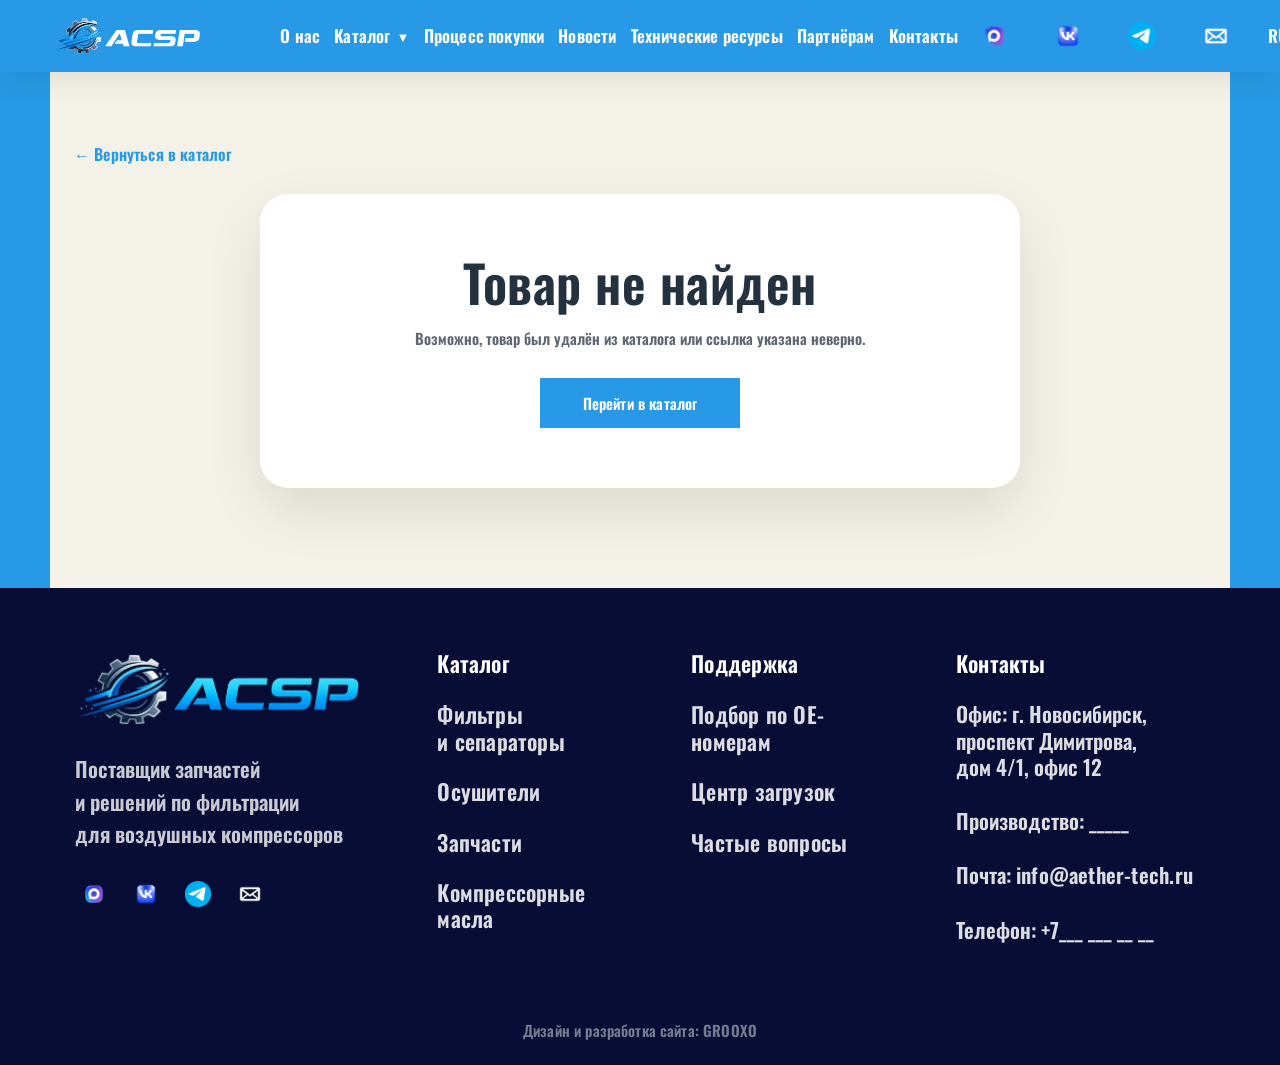
<file: product.html>
<!DOCTYPE html>
<html lang="ru">
<head>
  <meta charset="UTF-8">
  <meta name="viewport" content="width=device-width, initial-scale=1.0">

  <title>Товар ACSP</title>

  <link rel="stylesheet" href="css/style.css">
</head>

<body>

<div id="header-placeholder"></div>

<main>

  <section class="product-page">

    <div class="product-back-wrap">
      <a href="javascript:history.back()" class="product-back">← Вернуться в каталог</a>
    </div>

    <div class="product-detail" id="productDetail">
      <div class="product-loading">
        Товар загружается...
      </div>
    </div>

    <div class="product-not-found" id="productNotFound" style="display: none;">
      <h1>Товар не найден</h1>
      <p>
        Возможно, товар был удалён из каталога или ссылка указана неверно.
      </p>
      <a href="category.html?type=filters">Перейти в каталог</a>
    </div>

  </section>

</main>

<div id="footer-placeholder"></div>

<script src="js/main.js"></script>
<script src="js/product.js"></script>
</body>
</html>
</file>
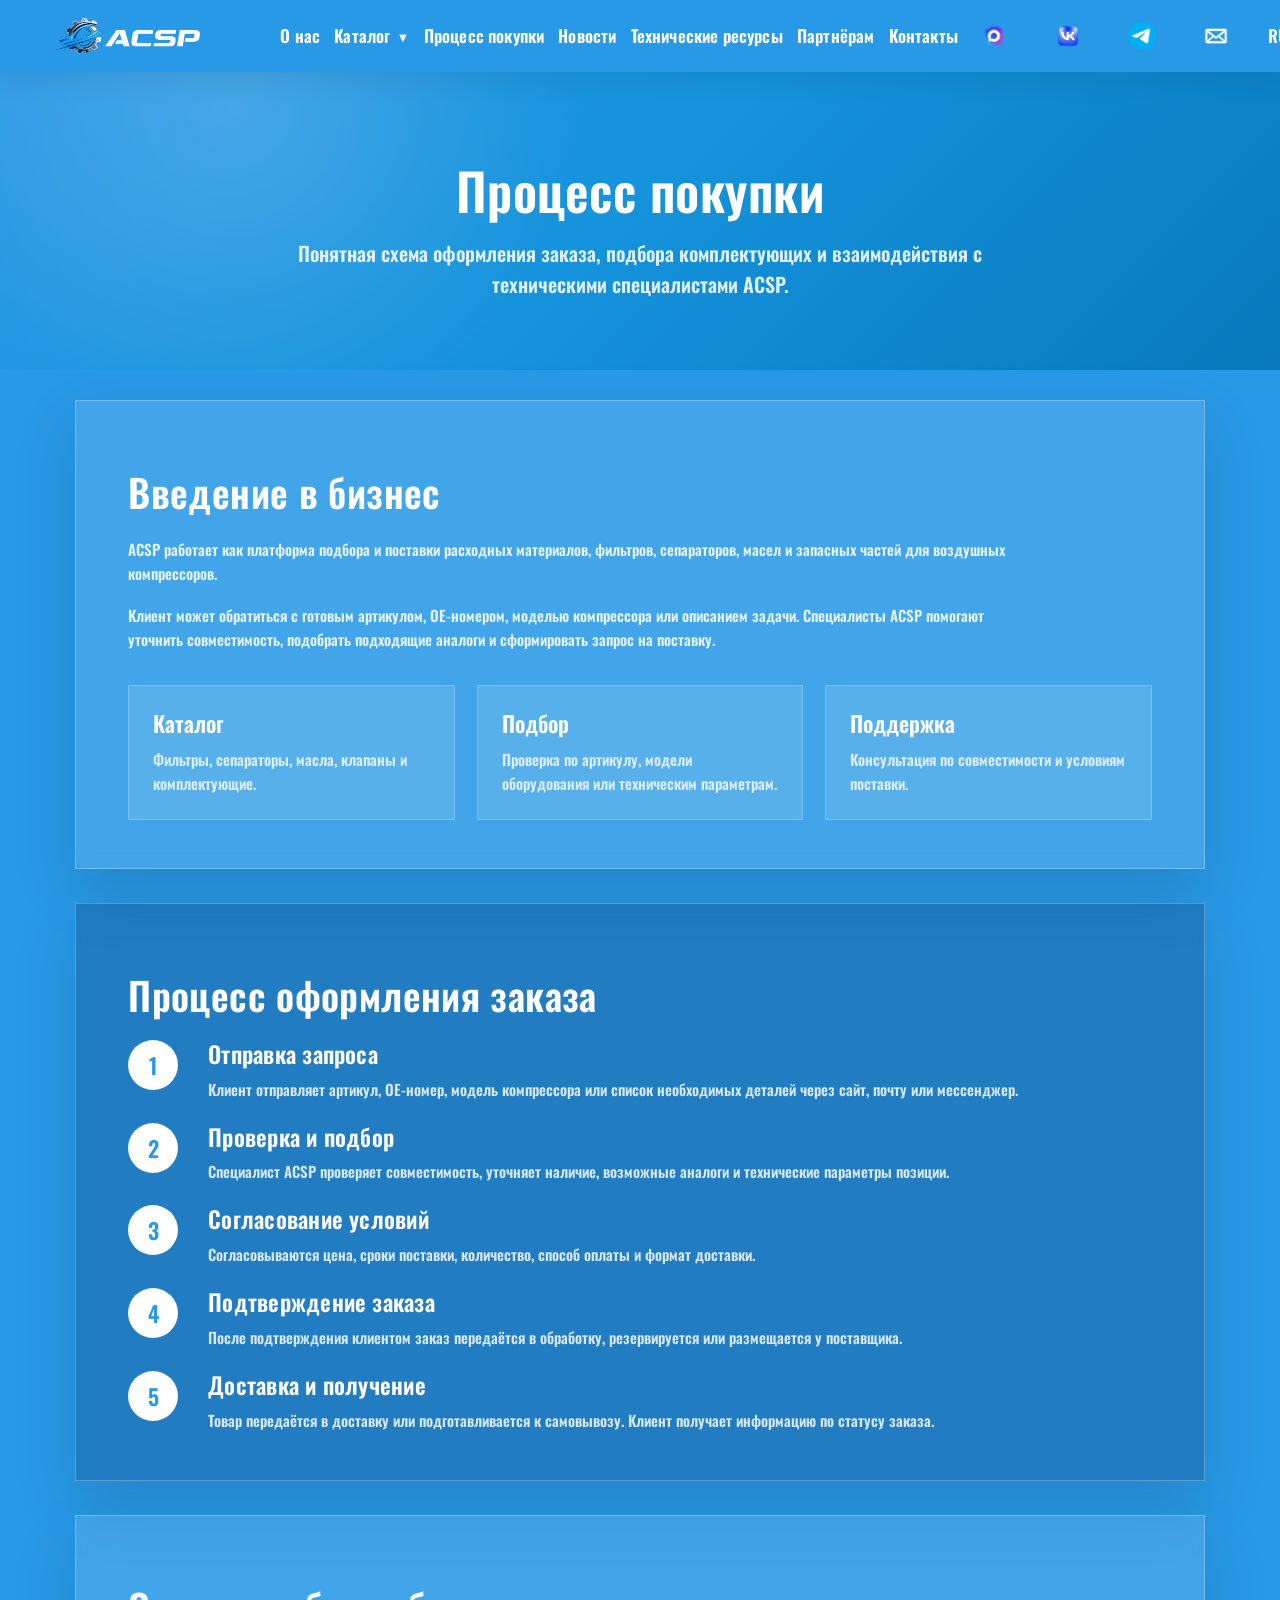
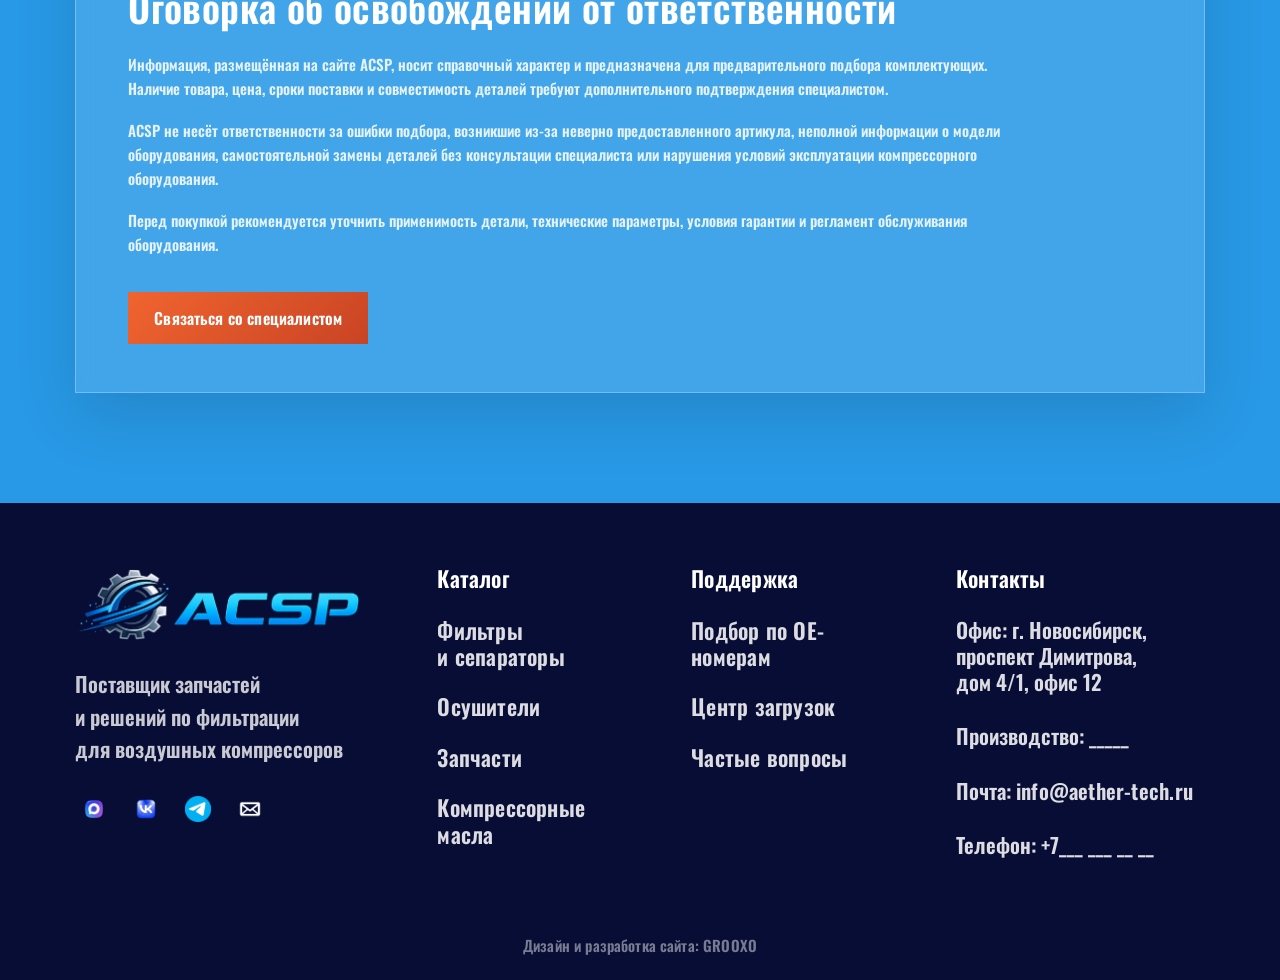
<file: purchase-process.html>
<!DOCTYPE html>
<html lang="ru">
<head>
  <meta charset="UTF-8">
  <meta name="viewport" content="width=device-width, initial-scale=1.0">

  <title>Процесс покупки ACSP</title>

  <link rel="stylesheet" href="css/style.css">
</head>

<body>

<div id="header-placeholder"></div>

<main class="purchase-page">

  <section class="purchase-hero">
    <div class="purchase-hero-inner">
      <h1>Процесс покупки</h1>
      <span>
        Понятная схема оформления заказа, подбора комплектующих и взаимодействия
        с техническими специалистами ACSP.
      </span>
    </div>
  </section>


  <section class="purchase-modules">
    <div class="purchase-modules-inner">

      <article class="purchase-module">
        <span class="purchase-module-number"></span>
        <h2>Введение в бизнес</h2>

        <p>
          ACSP работает как платформа подбора и поставки расходных материалов,
          фильтров, сепараторов, масел и запасных частей для воздушных компрессоров.
        </p>

        <p>
          Клиент может обратиться с готовым артикулом, OE-номером, моделью компрессора
          или описанием задачи. Специалисты ACSP помогают уточнить совместимость,
          подобрать подходящие аналоги и сформировать запрос на поставку.
        </p>

        <div class="purchase-points">
          <div>
            <strong>Каталог</strong>
            <p>Фильтры, сепараторы, масла, клапаны и комплектующие.</p>
          </div>

          <div>
            <strong>Подбор</strong>
            <p>Проверка по артикулу, модели оборудования или техническим параметрам.</p>
          </div>

          <div>
            <strong>Поддержка</strong>
            <p>Консультация по совместимости и условиям поставки.</p>
          </div>
        </div>
      </article>


      <article class="purchase-module purchase-module-dark">
        <span class="purchase-module-number"></span>
        <h2>Процесс оформления заказа</h2>

        <div class="purchase-steps">

          <div class="purchase-step">
            <b>1</b>
            <div>
              <h3>Отправка запроса</h3>
              <p>
                Клиент отправляет артикул, OE-номер, модель компрессора или список
                необходимых деталей через сайт, почту или мессенджер.
              </p>
            </div>
          </div>

          <div class="purchase-step">
            <b>2</b>
            <div>
              <h3>Проверка и подбор</h3>
              <p>
                Специалист ACSP проверяет совместимость, уточняет наличие, возможные
                аналоги и технические параметры позиции.
              </p>
            </div>
          </div>

          <div class="purchase-step">
            <b>3</b>
            <div>
              <h3>Согласование условий</h3>
              <p>
                Согласовываются цена, сроки поставки, количество, способ оплаты и
                формат доставки.
              </p>
            </div>
          </div>

          <div class="purchase-step">
            <b>4</b>
            <div>
              <h3>Подтверждение заказа</h3>
              <p>
                После подтверждения клиентом заказ передаётся в обработку, резервируется
                или размещается у поставщика.
              </p>
            </div>
          </div>

          <div class="purchase-step">
            <b>5</b>
            <div>
              <h3>Доставка и получение</h3>
              <p>
                Товар передаётся в доставку или подготавливается к самовывозу.
                Клиент получает информацию по статусу заказа.
              </p>
            </div>
          </div>

        </div>
      </article>


      <article class="purchase-module">
        <span class="purchase-module-number"></span>
        <h2>Оговорка об освобождении от ответственности</h2>

        <p>
          Информация, размещённая на сайте ACSP, носит справочный характер и предназначена
          для предварительного подбора комплектующих. Наличие товара, цена, сроки поставки
          и совместимость деталей требуют дополнительного подтверждения специалистом.
        </p>

        <p>
          ACSP не несёт ответственности за ошибки подбора, возникшие из-за неверно
          предоставленного артикула, неполной информации о модели оборудования,
          самостоятельной замены деталей без консультации специалиста или нарушения
          условий эксплуатации компрессорного оборудования.
        </p>

        <p>
          Перед покупкой рекомендуется уточнить применимость детали, технические параметры,
          условия гарантии и регламент обслуживания оборудования.
        </p>

        <a href="contacts.html" class="purchase-contact-link">Связаться со специалистом</a>
      </article>

    </div>
  </section>

</main>

<div id="footer-placeholder"></div>

<script src="js/main.js"></script>
</body>
</html>
</file>
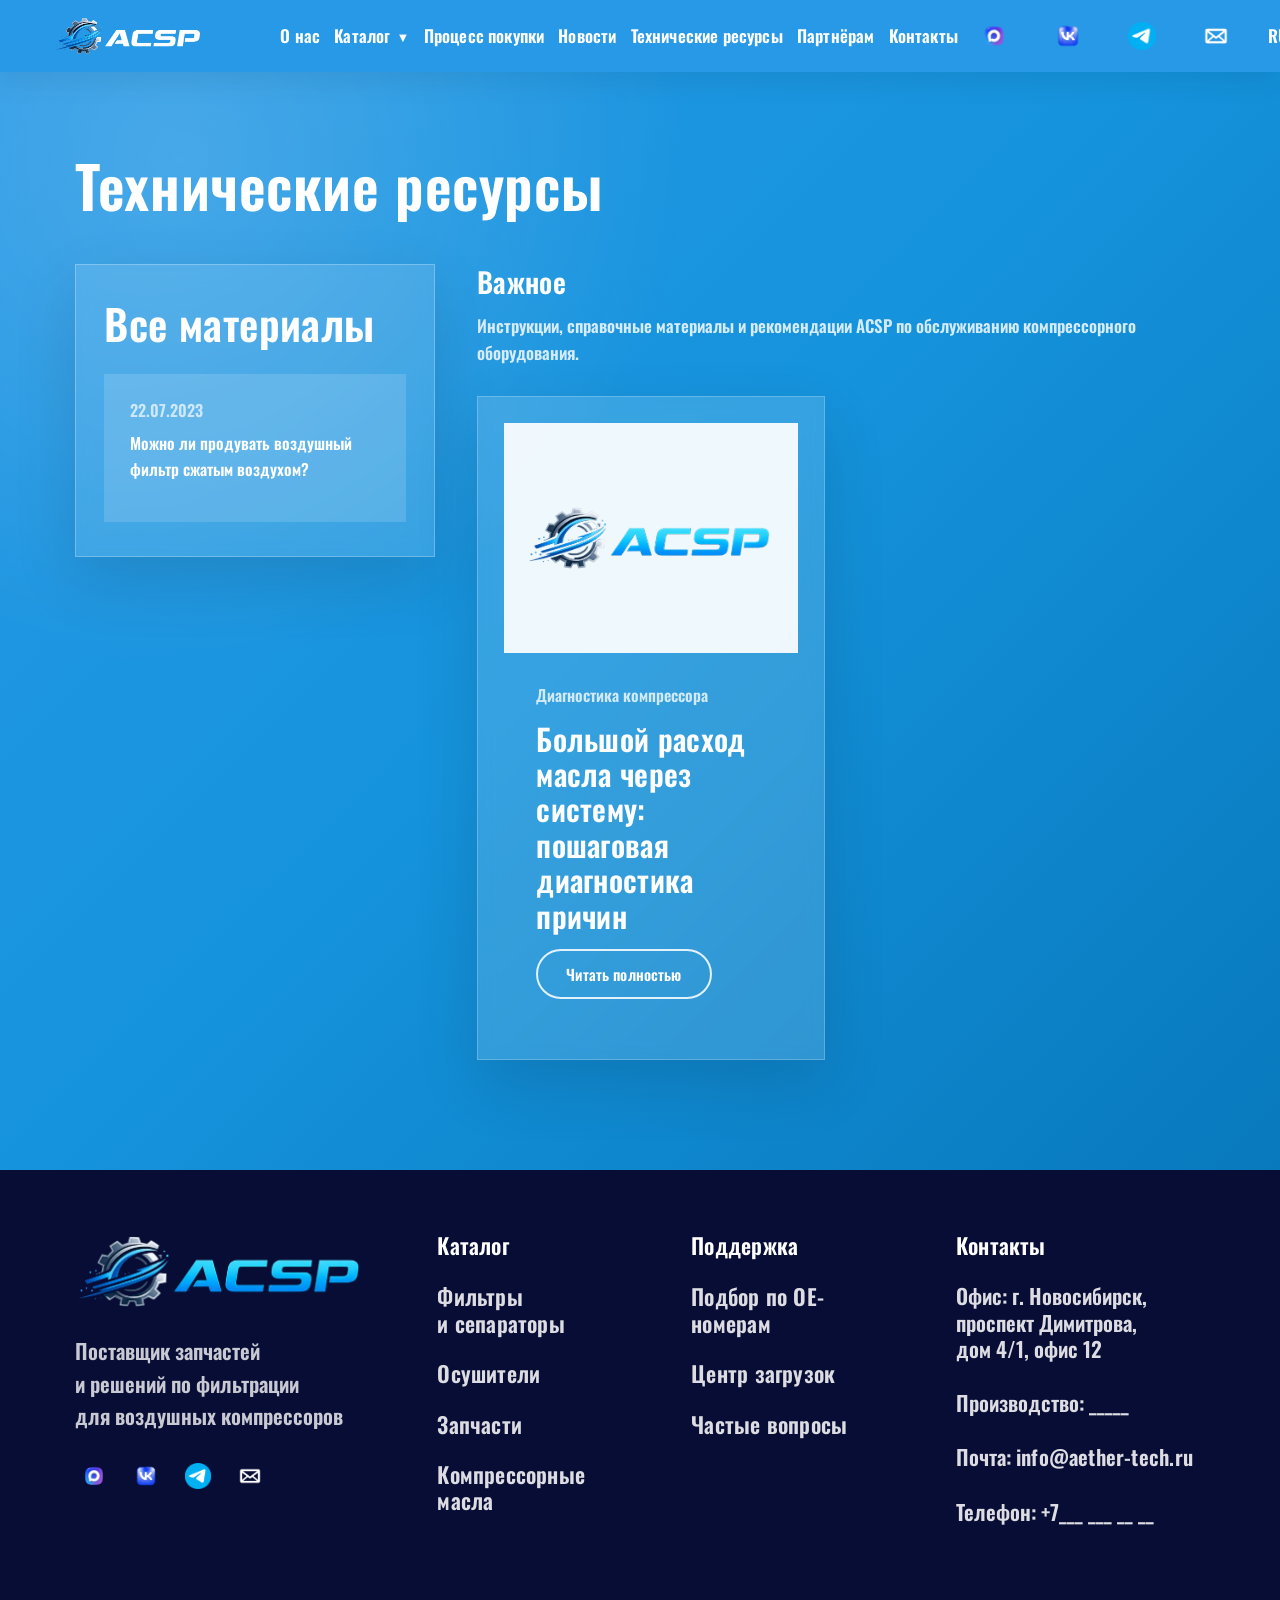
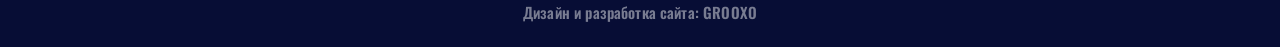
<file: resources.html>
<!DOCTYPE html>
<html lang="ru">
<head>
  <meta charset="UTF-8">
  <meta name="viewport" content="width=device-width, initial-scale=1.0">

  <title>Технические ресурсы ACSP</title>

  <link rel="stylesheet" href="css/style.css">
</head>

<body>

<div id="header-placeholder"></div>

<main>

  <section class="news-page">
    <div class="news-page-head">
      <h1>Технические ресурсы</h1>
    </div>

    <div class="news-layout">

      <aside class="news-feed">
        <h2>Все материалы</h2>

        <div class="news-list" id="resourcesList"></div>
      </aside>

      <section class="news-main">
        <div class="news-main-head">
          <h2>Важное</h2>
          <p>
            Инструкции, справочные материалы и рекомендации ACSP
            по обслуживанию компрессорного оборудования.
          </p>
        </div>
        <div class="featured-news" id="featuredResources"></div>
      </section>

    </div>
  </section>

</main>


<div class="news-modal" id="resourcesModal">
  <div class="news-modal-overlay" id="resourcesModalOverlay"></div>

  <div class="news-modal-content">
    <button class="news-modal-close" id="resourcesModalClose" type="button">×</button>
    <div class="news-modal-body" id="resourcesModalBody"></div>
  </div>
</div>

<div id="footer-placeholder"></div>

<script src="js/main.js"></script>
<script src="js/resources.js"></script>
</body>
</html>
</file>
<file: css/style.css>
@font-face {
  font-family: "Oswald ACSP";
  src: url("../fonts/Oswald-SemiBold.ttf") format("truetype");
  font-weight: 600;
  font-style: normal;
  font-display: swap;
}
* {
  box-sizing: border-box;
}

html {
  scroll-behavior: smooth;
}

body {
  margin: 0;
  font-family: Arial, sans-serif;
  background: #2899e6;
  color: #ffffff;
}

a {
  color: inherit;
  text-decoration: none;
}

button,
input {
  font-family: inherit;
}

/* ШАПКА */

.site-header {
  position: sticky;
  top: 0;
  z-index: 1000;

  width: 100%;
  min-height: 78px;
  padding: 0 42px;

  display: flex;
  align-items: center;
  justify-content: space-between;
  gap: 22px;

  background: #2899e6;
  box-shadow: 0 8px 30px rgba(0, 0, 0, 0.08);
}

.logo {
  flex: 0 0 auto;
  display: flex;
  align-items: center;
}

.logo img {
  height: 46px;
  width: auto;
  display: block;
}

.main-nav {
  flex: 1;

  display: flex;
  align-items: center;
  justify-content: center;
  gap: 24px;

  font-size: 15px;
  font-weight: 700;
  color: #ffffff;
  white-space: nowrap;
}

.main-nav a {
  color: #ffffff;
  transition: color 0.25s ease;
}

.main-nav a:hover {
  color: #dff6ff;
}

.nav-item {
  position: relative;
}

.catalog-arrow {
  display: inline-block;
  font-size: 12px;
  line-height: 1;
  transition: transform 0.25s ease;
}

.dropdown {
  position: absolute;
  top: 34px;
  left: 0;

  width: 340px;
  max-height: calc(100vh - 110px);
  overflow-y: auto;

  padding: 16px;

  background: #ffffff;
  color: #1f2933;

  border-radius: 16px;
  box-shadow: 0 18px 45px rgba(0, 0, 0, 0.16);

  opacity: 0;
  visibility: hidden;
  transform: translateY(8px);
  transition: 0.25s ease;
}

.dropdown a {
  display: block;
  padding: 8px 12px;

  color: #1f2933;
  font-size: 14px;
  line-height: 1.25;

  border-radius: 8px;
}

.dropdown a:hover {
  color: #2899e6;
  background: rgba(40, 153, 230, 0.08);
}

.dropdown-main-link {
  margin-bottom: 12px;

  font-weight: 800;
  color: #2899e6 !important;
  background: rgba(40, 153, 230, 0.08);
}

.dropdown-group {
  padding: 10px 0;
  border-top: 1px solid rgba(31, 41, 51, 0.12);
}

.dropdown-title {
  font-weight: 800;
  color: #111827 !important;
}

.header-actions {
  flex: 0 0 auto;

  display: flex;
  align-items: center;
  gap: 10px;
}

.nav-item:hover .dropdown {
  opacity: 1;
  visibility: visible;
  transform: translateY(0);
}

.catalog-link {
  display: flex;
  align-items: center;
  gap: 6px;
}

.catalog-arrow {
  display: inline-block;
  font-size: 13px;
  line-height: 1;
  transition: transform 0.25s ease;
}

.nav-item:hover .catalog-arrow {
  transform: rotate(180deg);
}

/* Поиск в шапке */

.header-search-panel {
  position: absolute;
  left: 50%;
  top: 100%;

  width: min(1220px, calc(100% - 48px));

  display: flex;
  align-items: center;
  gap: 12px;

  padding: 16px;

  background: rgba(255, 255, 255, 0.96);
  border-radius: 0 0 18px 18px;
  box-shadow: 0 18px 45px rgba(0, 0, 0, 0.18);

  opacity: 0;
  visibility: hidden;
  transform: translate(-50%, -10px);

  transition: opacity 0.25s ease, transform 0.25s ease, visibility 0.25s ease;
}

.header-search-panel.is-open {
  opacity: 1;
  visibility: visible;
  transform: translate(-50%, 0);
}

.header-search-panel input {
  flex: 1;
  display: block;

  height: 48px;
  min-width: 0;

  padding: 0 18px;

  border: 1px solid rgba(40, 153, 230, 0.45);
  border-radius: 10px;

  background: #ffffff;
  color: #1f2933;

  font-size: 15px;
  outline: none;
}

.header-search-panel input::placeholder {
  color: rgba(31, 41, 51, 0.6);
}

.header-search-panel input:focus {
  border-color: #2899e6;
  box-shadow: 0 0 0 3px rgba(40, 153, 230, 0.16);
}

.header-search-panel button {
  height: 48px;
  min-width: 130px;

  border: none;
  border-radius: 10px;

  background: #e8731c;
  color: #ffffff;

  font-size: 15px;
  font-weight: 700;

  cursor: pointer;
}

.header-search-panel button:hover {
  background: #c95016;
}

.header-actions {
  flex: 0 0 auto;

  display: flex;
  align-items: center;
  gap: 12px;
}

.header-icon {
  width: 38px;
  height: 38px;
  border-radius: 50%;

  display: flex;
  align-items: center;
  justify-content: center;

  background: transparent;
  color: #ffffff;

  transition: transform 0.25s ease, opacity 0.25s ease;
}

.header-icon:hover {
  transform: translateY(-2px);
  opacity: 0.85;
}

.header-icon img {
  width: 22px;
  height: 22px;
  display: block;
  object-fit: contain;
}

.header-search {
  border: none;
  background: transparent;
  color: #ffffff;

  font-size: 27px;
  line-height: 1;

  cursor: pointer;
}

.lang {
  color: #ffffff;
  font-size: 16px;
  font-weight: 700;
}

/* ПЕРВЫЙ БЛОК */

.hero {
  min-height: 400px;

  display: flex;
  align-items: center;
  justify-content: center;

  padding: 34px 24px 52px;

  background:
    linear-gradient(
      180deg,
      rgba(40, 153, 230, 0.42) 0%,
      rgba(40, 153, 230, 0.50) 45%,
      rgba(40, 153, 230, 0.72) 100%
    ),
    url("../images/hero-bg.jpg") center / cover no-repeat;
}

.hero-content {
  width: 100%;
  max-width: 820px;
  text-align: center;
  transform: translateY(10px);
}

.hero-logo {
  width: 390px;
  max-width: 55vw;
  margin-bottom: 8px;
}

.hero-subtitle {
  margin: 0 0 6px;

  font-size: 14px;
  letter-spacing: 0.04em;
  color: rgba(255, 255, 255, 0.86);
}

.hero h1 {
  max-width: 720px;
  margin: 0 auto 20px;

  font-size: 28px;
  line-height: 1.25;
  font-weight: 800;

  color: #ffffff;
}

/* НАДПИСЬ ПЕРЕД раскрывающими карточками */

.card-intro {
  padding: 20px 10px 0px;
  background: none;
  text-align: center;
}

.card-intro h2 {
  width: min(1400px, 100%);
  margin: 0 auto;

  font-size: 19px;
  line-height: 1.6;
  font-weight: 400;

  color: #ffffff;
}

/* ВТОРОЙ БЛОК */

.hover-section {
  padding: 60px 24px 30px;
  background: #2899e6;
}

.acsp-hover-slider {
  width: min(1120px, 100%);
  height: 420px;
  margin: 0 auto;

  display: flex;
  overflow: hidden;

  background: transparent;
}
.acsp-card {
  position: relative;

  flex: 1;
  min-width: 0;
  height: 100%;

  background-size: cover;
  background-position: center;
  background-repeat: no-repeat;

  transition: flex 0.55s ease, filter 0.55s ease;
  cursor: pointer;
  overflow: hidden;
}

.acsp-card-1 {
  background-image: url("../images/technology.png");
}

.acsp-card-2 {
  background-image: url("../images/cooperation.jpeg");
}

.acsp-card-3 {
  background-image: url("../images/products.jpg");
}

.acsp-card:hover {
  flex: 2.8;
}

.acsp-hover-slider:hover .acsp-card:not(:hover) {
  flex: 0.7;
  filter: brightness(0.55);
}

.acsp-overlay {
  position: absolute;
  inset: 0;
  z-index: 1;

  background: linear-gradient(
    90deg,
    rgba(0, 0, 0, 0.72) 0%,
    rgba(0, 0, 0, 0.36) 55%,
    rgba(0, 0, 0, 0.08) 100%
  );
}

.acsp-content {
  position: absolute;
  z-index: 2;

  left: 40px;
  bottom: 45px;

  max-width: 430px;

  color: #ffffff;

  opacity: 0;
  transform: translateY(18px);

  transition: opacity 0.4s ease, transform 0.4s ease;
}

.acsp-card:hover .acsp-content {
  opacity: 1;
  transform: translateY(0);
}

.acsp-content h2 {
  margin: 0 0 16px;

  font-size: 42px;
  line-height: 1.05;
  font-weight: 800;

  color: #ffffff;
}

.acsp-content p {
  margin: 0 0 24px;

  font-size: 19px;
  line-height: 1.4;

  color: #ffffff;
}

.acsp-content a {
  display: inline-block;

  padding: 14px 28px;

  border: 2px solid #e8731c;
  background: #e8731c;
  color: #ffffff;

  font-size: 17px;
  font-weight: 700;

  transition: 0.25s ease;
}

.acsp-content a:hover {
  background: #ffffff;
  color: #e8731c;
  border-color: #ffffff;
}

/* НАДПИСЬ ПЕРЕД КАТАЛОГОМ */

.catalog-intro {
  width: min(var(--acsp-page-width), 100%) !important;
  margin-left: auto !important;
  margin-right: auto !important;

  padding: 20px 0 0;
  background: #2899e6;
}

.catalog-intro h2 {
  width: 100% !important;
  margin: 0 !important;

  font-size: 31px;
  line-height: 1.3;
  font-weight: 800;

  color: #ffffff;
  text-align: left;
}

/* ТРЕТИЙ БЛОК */

.catalog-tabs-section {
  padding: 55px 24px 80px;
  background: #2899e6;
}

.catalog-tabs-wrapper {
  width: min(1120px, 100%);
  margin: 0 auto;

  display: grid;
  grid-template-columns: 380px 1fr;
  gap: 60px;
  align-items: start;
}

.catalog-tabs {
  display: flex;
  flex-direction: column;
  gap: 18px;
}

/* ЛИНИЯ ПЕРЕД ПЕРВЫМ ПУНКТОМ */
.catalog-tabs::before {
  display: none !important;
}

.catalog-tab:first-child {
  padding-top: 15px !important;
}

.catalog-tab:first-child::before {
  content: "";
  position: absolute;

  left: 0;
  top: 0;

  width: 300px;
  height: 1px;

  background: rgba(255, 255, 255, 0.65);
}

.catalog-tab {
  position: relative;
  width: 100%;
  border: none !important;
  border-bottom: none !important;
  background: transparent;
  color: #ffffff;
  padding: 0 0 10px;
  font-size: 25px;
  line-height: 1.2;
  text-align: left;
  cursor: pointer;
  transition: 0.25s ease;
}

.catalog-tab::after {
  content: "";
  position: absolute;
  left: 0;
  bottom: 0;
  width: 300px;
  height: 1px;
  background: rgba(255, 255, 255, 0.65);
}

.catalog-tab:hover,
.catalog-tab.active {
  color: #ffffff;
  border-color: #ffffff;
  transform: translateX(5px);
}

.catalog-preview {
  width: 100%;
}

.catalog-preview img {
  width: 100%;
  height: 390px;

  display: block;
  object-fit: cover;

  box-shadow: 0 24px 55px rgba(0, 0, 0, 0.18);
}

.catalog-preview-text {
  margin-top: 24px;
}

.catalog-preview-text h2 {
  margin: 0 0 12px;

  font-size: 30px;
  line-height: 1.25;

  color: #ffffff;
}

.catalog-preview-text p {
  max-width: 720px;
  margin: 0 0 24px;

  font-size: 17px;
  line-height: 1.6;

  color: rgba(255, 255, 255, 0.92);
}

.catalog-preview-text a {
  display: inline-block;

  padding: 14px 30px;

  border: 2px solid #ffffff;
  color: #ffffff;

  font-size: 16px;
  font-weight: 700;

  transition: 0.25s ease;
}

.catalog-preview-text a:hover {
  background: #ffffff;
  color: #2899e6;
}

/* ЧЕТВЁРТЫЙ БЛОК */

/* ФИНАЛЬНЫЙ ФИКС БЛОКА ПРЕИМУЩЕСТВ */

.benefits {
  width: 100% !important;
  padding: 90px 24px 110px !important;
  background: #2899e6 !important;
  text-align: center !important;
  overflow: hidden !important;
}

.benefits h2 {
  width: min(1050px, 100%) !important;
  margin: 0 auto 58px !important;

  font-size: 42px !important;
  line-height: 1.22 !important;
  font-weight: 800 !important;

  color: #ffffff !important;
}

.benefits-grid {
  width: min(1180px, 100%) !important;
  margin: 0 auto !important;

  display: flex !important;
  justify-content: center !important;
  align-items: flex-start !important;

  gap: 0 !important;
  transform: none !important;
}

.benefit-card {
  position: relative !important;

  flex: 0 0 33.333% !important;
  max-width: 360px !important;
  min-width: 0 !important;

  padding: 0 42px !important;

  display: flex !important;
  flex-direction: column !important;
  align-items: center !important;
  text-align: center !important;
}

.benefit-card:not(:last-child)::after {
  content: "" !important;

  position: absolute !important;
  right: 0 !important;
  top: 150px !important;

  width: 2px !important;
  height: 185px !important;

  background: rgba(255, 255, 255, 0.72) !important;
}

.benefit-icon {
  width: 300px !important;
  max-width: 300px !important;
  height: 205px !important;

  object-fit: cover !important;
  display: block !important;

  margin: 0 auto 30px !important;
}

.benefit-number {
  display: block !important;

  width: 100% !important;
  margin: 0 0 18px !important;

  font-size: 64px !important;
  line-height: 1 !important;
  font-weight: 800 !important;

  color: #ffffff !important;
  white-space: nowrap !important;
  text-align: center !important;
}

.benefit-card p {
  width: 100% !important;
  max-width: 260px !important;
  margin: 0 auto !important;

  font-size: 18px !important;
  line-height: 1.5 !important;

  color: rgba(255, 255, 255, 0.92) !important;
  text-align: center !important;
}

/* НА ВСЯКИЙ СЛУЧАЙ УБИРАЕМ СТАРЫЕ ЛЕВЫЕ СДВИГИ */
.benefits *,
.benefits-grid *,
.benefit-card * {
  box-sizing: border-box !important;
}

/* СТРАНИЦА КАТЕГОРИИ */

.category-hero {
  padding: 90px 24px 80px;
  background:
    linear-gradient(
      180deg,
      rgba(40, 153, 230, 0.75),
      rgba(40, 153, 230, 0.92)
    ),
    url("../images/hero-bg.jpg") center / cover no-repeat;
}

.category-hero-content {
  width: min(1120px, 100%);
  margin: 0 auto;
}

.category-label {
  margin: 0 0 14px;
  font-size: 16px;
  letter-spacing: 0.08em;
  text-transform: uppercase;
  color: rgba(255, 255, 255, 0.82);
}

.category-hero h1 {
  margin: 0 0 18px;
  font-size: 54px;
  line-height: 1.1;
  color: #ffffff;
}

.category-hero p {
  max-width: 760px;
  font-size: 20px;
  line-height: 1.55;
  color: rgba(255, 255, 255, 0.92);
}

.category-content {
  padding: 70px 24px 100px;
  background: #2899e6;
}

.category-wrapper {
  width: min(1120px, 100%);
  margin: 0 auto;

  display: grid;
  grid-template-columns: 280px 1fr;
  gap: 54px;
  align-items: start;
}

.category-sidebar {
  position: sticky;
  top: 110px;

  display: flex;
  flex-direction: column;
  gap: 8px;
}

.category-sidebar a {
  padding: 14px 18px;

  border: 1px solid rgba(255, 255, 255, 0.45);
  border-radius: 12px;

  color: #ffffff;
  font-size: 16px;

  transition: 0.25s ease;
}

.category-sidebar a:hover {
  background: #ffffff;
  color: #2899e6;
}

.category-main {
  min-width: 0;
}

.category-image-box {
  width: 100%;
  height: 360px;
  overflow: hidden;
  border-radius: 22px;
  box-shadow: 0 24px 55px rgba(0, 0, 0, 0.18);
}

.category-image-box img {
  width: 100%;
  height: 100%;
  display: block;
  object-fit: cover;
}

.category-notice {
  margin-top: 34px;
  padding: 34px;

  border-radius: 22px;
  background: rgba(255, 255, 255, 0.14);
  border: 1px solid rgba(255, 255, 255, 0.34);
}

.category-notice h2 {
  margin: 0 0 14px;

  font-size: 34px;
  line-height: 1.2;
  color: #ffffff;
}

.category-notice p {
  max-width: 760px;
  margin: 0 0 26px;

  font-size: 18px;
  line-height: 1.55;
  color: rgba(255, 255, 255, 0.92);
}

.category-button {
  display: inline-block;

  padding: 15px 30px;

  border-radius: 30px;
  background: linear-gradient(135deg, #e8731c, #c95016);
  color: #ffffff;

  font-size: 16px;
  font-weight: 700;
}

.subcategory-block {
  margin-top: 46px;
}

.subcategory-block h2 {
  margin: 0 0 24px;

  font-size: 32px;
  color: #ffffff;
}

.subcategory-list {
  display: grid;
  grid-template-columns: repeat(2, 1fr);
  gap: 18px;
}

.subcategory-card {
  padding: 22px 24px;

  border-radius: 18px;
  background: rgba(255, 255, 255, 0.13);
  border: 1px solid rgba(255, 255, 255, 0.34);

  color: #ffffff;
  font-size: 20px;
  font-weight: 700;
}

@media screen and (max-width: 900px) {
  .category-wrapper {
    grid-template-columns: 1fr;
  }

  .category-sidebar {
    position: static;
  }

  .category-hero h1 {
    font-size: 38px;
  }

  .subcategory-list {
    grid-template-columns: 1fr;
  }
}
.subcategory-card {
  display: block;
  padding: 22px 24px;

  border-radius: 18px;
  background: rgba(255, 255, 255, 0.13);
  border: 1px solid rgba(255, 255, 255, 0.34);

  color: #ffffff;
  font-size: 20px;
  font-weight: 700;

  transition: 0.25s ease;
}

.subcategory-card:hover {
  background: #ffffff;
  color: #2899e6;
  transform: translateY(-3px);
}

/* ПОДВАЛ */

.site-footer {
  background: #070d35;
  color: #ffffff;
  padding: 62px 24px 24px;
}

.footer-inner {
  width: min(1180px, 100%);
  margin: 0 auto;

  display: grid;
  grid-template-columns: 1.35fr 0.85fr 0.9fr 1.15fr;
  gap: 70px;
  align-items: start;
}

.footer-brand p {
  margin: 24px 0 24px;

  font-size: 21px;
  line-height: 1.55;
  color: rgba(255, 255, 255, 0.78);
}

.footer-logo img {
  width: 310px;
  max-width: 100%;
  height: auto;
  display: block;
}

.footer-socials {
  display: flex;
  align-items: center;
  gap: 14px;
}

.footer-socials a {
  width: 38px;
  height: 38px;

  display: flex;
  align-items: center;
  justify-content: center;

  border-radius: 50%;
  background: transparent;

  transition: transform 0.25s ease, opacity 0.25s ease;
}

.footer-socials a:hover {
  transform: translateY(-3px);
  opacity: 0.85;
}

.footer-socials img {
  width: 26px;
  height: 26px;
  object-fit: contain;
  display: block;
  background: transparent;
}

.footer-column h3 {
  margin: 0 0 24px;

  font-size: 22px;
  line-height: 1.25;
  font-weight: 800;
  color: #ffffff;
}

.footer-column a {
  display: block;
  margin-bottom: 24px;

  font-size: 22px;
  line-height: 1.2;
  color: rgba(255, 255, 255, 0.86);

  transition: color 0.25s ease;
}

.footer-column a:hover {
  color: #2ed3ff;
}

.footer-contacts p {
  margin: 0 0 28px;

  font-size: 21px;
  line-height: 1.25;
  color: rgba(255, 255, 255, 0.86);
}

.footer-contacts a {
  display: inline;
  margin: 0;
  font-size: inherit;
}

.footer-bottom {
  width: min(1180px, 100%);
  margin: 48px auto 0;

  text-align: center;
  font-size: 15px;
  color: rgba(255, 255, 255, 0.46);
}

/* Адаптив подвала */

@media screen and (max-width: 1050px) {
  .footer-inner {
    grid-template-columns: repeat(2, 1fr);
    gap: 48px;
  }

  .footer-logo img {
    width: 260px;
  }
}

@media screen and (max-width: 700px) {
  .site-footer {
    padding: 46px 20px 22px;
  }

  .footer-inner {
    grid-template-columns: 1fr;
    gap: 36px;
  }

  .footer-brand p,
  .footer-column a,
  .footer-contacts p {
    font-size: 18px;
  }

  .footer-column h3 {
    font-size: 21px;
  }

  .footer-logo img {
    width: 230px;
  }

  .footer-bottom {
    margin-top: 36px;
    text-align: left;
  }
}
/* СТРАНИЦА НОВОСТЕЙ */

.news-page {
  padding: 86px 24px 110px;
  background: #2899e6;
  color: #ffffff;
}

.news-page-head {
  width: min(1180px, 100%);
  margin: 0 auto 52px;
}

.news-page-head p {
  margin: 0 0 12px;

  font-size: 16px;
  letter-spacing: 0.1em;
  text-transform: uppercase;

  color: rgba(255, 255, 255, 0.76);
}

.news-page-head h1 {
  margin: 0;

  font-size: 56px;
  line-height: 1.1;
  color: #ffffff;
}

.news-layout {
  width: min(1180px, 100%);
  margin: 0 auto;

  display: grid;
  grid-template-columns: 1fr 2fr;
  gap: 34px;
  align-items: start;
}

.news-feed {
  padding: 28px;

  border-radius: 24px;
  background: rgba(255, 255, 255, 0.13);
  border: 1px solid rgba(255, 255, 255, 0.28);
}

.news-feed h2,
.news-main-head h2 {
  margin: 0 0 22px;

  font-size: 30px;
  line-height: 1.2;
  color: #ffffff;
}

.news-list {
  display: flex;
  flex-direction: column;
  gap: 14px;
}

.news-feed-item {
  width: 100%;

  padding: 18px 18px 20px;

  border: none;
  border-radius: 18px;

  background: rgba(255, 255, 255, 0.12);
  color: #ffffff;

  text-align: left;
  cursor: pointer;

  transition: 0.25s ease;
}

.news-feed-item:hover {
  background: #ffffff;
  color: #1f2933;
  transform: translateY(-2px);
}

.news-feed-item span {
  display: block;
  margin-bottom: 8px;

  font-size: 13px;
  color: rgba(255, 255, 255, 0.68);
}

.news-feed-item:hover span {
  color: rgba(31, 41, 51, 0.56);
}

.news-feed-item strong {
  display: block;
  margin-bottom: 10px;

  font-size: 18px;
  line-height: 1.2;
}

.news-feed-item p {
  margin: 0;

  font-size: 14px;
  line-height: 1.45;
  color: rgba(255, 255, 255, 0.76);
}

.news-feed-item:hover p {
  color: rgba(31, 41, 51, 0.78);
}

.news-main {
  min-width: 0;
}

.news-main-head {
  margin-bottom: 22px;
}

.news-main-head p {
  max-width: 620px;
  margin: 0;

  font-size: 17px;
  line-height: 1.55;
  color: rgba(255, 255, 255, 0.84);
}

.featured-news {
  display: grid;
  grid-template-columns: repeat(2, 1fr);
  gap: 22px;
}

.featured-news-card {
  min-height: 320px;

  display: flex;
  align-items: flex-end;

  padding: 26px;

  border-radius: 28px;
  overflow: hidden;

  background:
    linear-gradient(
      180deg,
      rgba(7, 13, 53, 0.2),
      rgba(7, 13, 53, 0.82)
    ),
    url("../images/hero-bg.jpg") center / cover no-repeat;

  cursor: pointer;
  transition: 0.25s ease;
}

.featured-news-card:hover {
  transform: translateY(-4px);
  box-shadow: 0 24px 55px rgba(0, 0, 0, 0.16);
}

.featured-news-card-content span {
  display: block;
  margin-bottom: 12px;

  font-size: 14px;
  color: rgba(255, 255, 255, 0.72);
}

.featured-news-card-content h3 {
  margin: 0 0 14px;

  font-size: 30px;
  line-height: 1.15;
  color: #ffffff;
}

.featured-news-card-content p {
  margin: 0 0 22px;

  font-size: 16px;
  line-height: 1.45;
  color: rgba(255, 255, 255, 0.84);
}

.featured-news-card-content button {
  padding: 13px 24px;

  border: 2px solid #ffffff;
  border-radius: 28px;

  background: transparent;
  color: #ffffff;

  font-size: 15px;
  font-weight: 700;

  cursor: pointer;
}

.featured-news-card-content button:hover {
  background: #ffffff;
  color: #2899e6;
}

/* МОДАЛЬНОЕ ОКНО НОВОСТИ */

body.modal-open {
  overflow: hidden;
}

.news-modal {
  position: fixed;
  inset: 0;
  z-index: 3000;

  display: none;
}

.news-modal.is-open {
  display: block;
}

.news-modal-overlay {
  position: absolute;
  inset: 0;

  background: rgba(7, 13, 53, 0.72);
  backdrop-filter: blur(8px);
}

.news-modal-content {
  position: relative;
  z-index: 2;

  width: min(880px, calc(100% - 32px));
  max-height: calc(100vh - 48px);

  margin: 24px auto;
  padding: 42px;

  overflow-y: auto;

  border-radius: 28px;
  background: #ffffff;
  color: #1f2933;
}

.news-modal-close {
  position: sticky;
  top: 0;
  float: right;

  width: 42px;
  height: 42px;

  border: none;
  border-radius: 50%;

  background: #2899e6;
  color: #ffffff;

  font-size: 28px;
  line-height: 1;
  cursor: pointer;
}

.news-modal-date {
  margin: 0 0 12px;

  font-size: 15px;
  color: #2899e6;
  font-weight: 700;
}

.news-modal-content h2 {
  margin: 0 0 24px;

  font-size: 42px;
  line-height: 1.15;
  color: #1f2933;
}

.news-modal-body p,
.news-modal-body li,
.news-modal-body blockquote {
  font-size: 18px;
  line-height: 1.7;
  color: #1f2933;
}

.news-modal-body h3 {
  margin: 34px 0 14px;

  font-size: 26px;
  color: #1f2933;
}

.news-modal-body h4 {
  margin: 26px 0 10px;

  font-size: 21px;
  color: #1f2933;
}

.news-modal-body ul {
  padding-left: 24px;
}

.news-modal-body blockquote {
  margin: 18px 0;
  padding: 16px 20px;

  border-left: 4px solid #2899e6;
  background: rgba(40, 153, 230, 0.08);
}

/* АДАПТИВ НОВОСТЕЙ */

@media screen and (max-width: 950px) {
  .news-layout {
    grid-template-columns: 1fr;
  }

  .featured-news {
    grid-template-columns: 1fr;
  }

  .news-page-head h1 {
    font-size: 40px;
  }
}

@media screen and (max-width: 700px) {
  .news-page {
    padding: 56px 18px 80px;
  }

  .news-feed {
    padding: 20px;
  }

  .featured-news-card {
    min-height: 280px;
    padding: 22px;
  }

  .featured-news-card-content h3 {
    font-size: 25px;
  }

  .news-modal-content {
    padding: 28px 22px;
    border-radius: 22px;
  }

  .news-modal-content h2 {
    font-size: 30px;
  }

  .news-modal-body p,
  .news-modal-body li,
  .news-modal-body blockquote {
    font-size: 16px;
  }
}

.empty-news-item {
  cursor: default;
}

.empty-news-item:hover {
  background: rgba(255, 255, 255, 0.12);
  color: #ffffff;
  transform: none;
}

.empty-news-item:hover span {
  color: rgba(255, 255, 255, 0.68);
}

.empty-news-item:hover p {
  color: rgba(255, 255, 255, 0.76);
}

.empty-featured-card {
  cursor: default;
}

.empty-featured-card:hover {
  transform: none;
  box-shadow: none;
}

.benefit-icon {
  width: 180px;
  height: 110px;
  object-fit: contain;
  display: block;
  margin: 0 auto 24px;
}

/* СТРАНИЦА КОНТАКТОВ */

.contacts-map-section,
.contacts-cities-section,
.contacts-engineers-section,
.contacts-form-section {
  background: #2899e6;
  color: #ffffff;
}

.contacts-map-section {
  padding: 82px 24px 70px;
}

.contacts-head {
  width: min(1180px, 100%);
  margin: 0 auto 44px;
  text-align: center;
}

.contacts-head p {
  margin: 0 0 12px;
  font-size: 16px;
  letter-spacing: 0.1em;
  text-transform: uppercase;
  color: rgba(255, 255, 255, 0.78);
}

.contacts-head h1 {
  margin: 0;
  font-size: 54px;
  line-height: 1.12;
  font-weight: 800;
  color: #ffffff;
}

.contacts-map {
  width: min(1080px, 100%);
  margin: 0 auto;
  border-radius: 28px;
  overflow: hidden;
  box-shadow: 0 26px 70px rgba(0, 0, 0, 0.18);
}

.contacts-map img {
  width: 100%;
  height: auto;
  display: block;
}

/* ГОРОДА */

.contacts-cities-section {
  padding: 78px 24px;
}

.contacts-section-title {
  margin-bottom: 42px;
  text-align: center;
}

.contacts-section-title p {
  margin: 0 0 12px;
  font-size: 15px;
  letter-spacing: 0.1em;
  text-transform: uppercase;
  color: rgba(255, 255, 255, 0.72);
}

.contacts-section-title h2 {
  margin: 0;
  font-size: 46px;
  line-height: 1.15;
  font-weight: 800;
  color: #ffffff;
}

.contacts-cities-grid {
  display: grid;
  grid-template-columns: repeat(3, 1fr);
  gap: 24px;
}

.city-card {
  overflow: hidden;
  border-radius: 24px;
  background: rgba(255, 255, 255, 0.13);
  border: 1px solid rgba(255, 255, 255, 0.28);
  transition: transform 0.25s ease, box-shadow 0.25s ease;
}

.city-card:hover {
  transform: translateY(-4px);
  box-shadow: 0 24px 55px rgba(0, 0, 0, 0.16);
}

.city-card-main {
  grid-column: span 2;
}

.city-card img {
  width: 100%;
  height: 210px;
  display: block;
  object-fit: cover;
}

.city-card-main img {
  height: 280px;
}

.city-card-content {
  padding: 24px;
}

.city-card-content h3 {
  margin: 0 0 12px;
  font-size: 26px;
  line-height: 1.2;
  color: #ffffff;
}

.city-card-content p {
  margin: 0 0 10px;
  font-size: 16px;
  line-height: 1.45;
  color: rgba(255, 255, 255, 0.84);
}

.city-card-content a {
  display: block;
  margin-top: 8px;
  font-size: 16px;
  font-weight: 700;
  color: #ffffff;
}

.city-card-content a:hover {
  color: #dff6ff;
}

/* ИНЖЕНЕРЫ */

.contacts-engineers-section {
  padding: 80px 24px;
}

.contacts-engineers-inner {
  width: min(1180px, 100%);
  margin: 0 auto;
}

.engineers-text {
  max-width: 850px;
  margin: 0 auto 44px;
  text-align: center;
}

.engineers-text h2 {
  margin: 0 0 18px;
  font-size: 38px;
  line-height: 1.25;
  font-weight: 800;
  color: #ffffff;
}

.engineers-text p {
  margin: 0;
  font-size: 20px;
  line-height: 1.45;
  color: rgba(255, 255, 255, 0.88);
}

.engineers-grid {
  display: grid;
  grid-template-columns: repeat(3, 1fr);
  gap: 24px;
}

.engineer-card {
  padding: 30px 24px;
  border-radius: 26px;
  background: rgba(255, 255, 255, 0.13);
  border: 1px solid rgba(255, 255, 255, 0.28);
  text-align: center;
}

.engineer-card > img {
  width: 150px;
  height: 180px;
  object-fit: cover;
  display: block;
  margin: 0 auto 22px;
  border-radius: 14px;
  background: #ffffff;
}

.engineer-card h3 {
  margin: 0 0 12px;
  font-size: 24px;
  color: #ffffff;
}

.engineer-card p {
  margin: 0 0 20px;
  font-size: 16px;
  line-height: 1.45;
  color: rgba(255, 255, 255, 0.82);
}

.engineer-socials {
  display: flex;
  justify-content: center;
  gap: 12px;
}

.engineer-socials a {
  width: 36px;
  height: 36px;
  display: flex;
  align-items: center;
  justify-content: center;
  border-radius: 50%;
  background: transparent;
}

.engineer-socials img {
  width: 24px;
  height: 24px;
  object-fit: contain;
}

/* ФОРМА */

.contacts-form-section {
  padding: 80px 24px 100px;
}

.contacts-form-wrapper {
  width: min(1180px, 100%);
  margin: 0 auto;
  display: grid;
  grid-template-columns: 0.9fr 1.1fr;
  gap: 60px;
  align-items: start;
}

.contacts-form-text h2 {
  margin: 0 0 18px;
  font-size: 46px;
  line-height: 1.12;
  color: #ffffff;
}

.contacts-form-text p {
  margin: 0;
  font-size: 20px;
  line-height: 1.55;
  color: rgba(255, 255, 255, 0.86);
}

.contacts-form {
  display: flex;
  flex-direction: column;
  gap: 18px;
}

.contacts-form label {
  display: flex;
  flex-direction: column;
  gap: 8px;
  font-size: 16px;
  color: rgba(255, 255, 255, 0.88);
}

.contacts-form input,
.contacts-form textarea {
  width: 100%;
  border: 1px solid rgba(255, 255, 255, 0.45);
  border-radius: 14px;
  background: rgba(255, 255, 255, 0.92);
  color: #1f2933;
  font-size: 16px;
  outline: none;
}

.contacts-form input {
  height: 56px;
  padding: 0 18px;
}

.contacts-form textarea {
  min-height: 130px;
  padding: 18px;
  resize: vertical;
}

.contacts-form button {
  width: fit-content;
  min-width: 260px;
  height: 58px;
  margin-top: 6px;
  border: none;
  border-radius: 32px;
  background: linear-gradient(135deg, #e8731c, #a94522);
  color: #ffffff;
  font-size: 17px;
  font-weight: 800;
  cursor: pointer;
}

.contacts-form button:hover {
  transform: translateY(-2px);
  box-shadow: 0 16px 34px rgba(169, 69, 34, 0.28);
}

/* АДАПТИВ КОНТАКТОВ */

@media screen and (max-width: 950px) {
  .contacts-head h1 {
    font-size: 38px;
  }

  .contacts-cities-grid {
    grid-template-columns: repeat(2, 1fr);
  }

  .city-card-main {
    grid-column: span 2;
  }

  .engineers-grid {
    grid-template-columns: 1fr;
  }

  .contacts-form-wrapper {
    grid-template-columns: 1fr;
    gap: 34px;
  }
}

@media screen and (max-width: 650px) {
  .contacts-map-section,
  .contacts-cities-section,
  .contacts-engineers-section,
  .contacts-form-section {
    padding-left: 18px;
    padding-right: 18px;
  }

  .contacts-cities-grid {
    grid-template-columns: 1fr;
  }

  .city-card-main {
    grid-column: span 1;
  }

  .contacts-section-title h2 {
    font-size: 34px;
  }

  .city-card img,
  .city-card-main img {
    height: 220px;
  }

  .engineers-text h2 {
    font-size: 28px;
  }

  .contacts-form-text h2 {
    font-size: 34px;
  }

  .contacts-form button {
    width: 100%;
  }
}
/* ЧЕКБОКС ПЕРСОНАЛЬНЫХ ДАННЫХ */

.privacy-check {
  display: flex !important;
  flex-direction: row !important;
  align-items: flex-start;
  gap: 12px;

  font-size: 14px;
  line-height: 1.45;
  color: rgba(255, 255, 255, 0.88);
}

.privacy-check input {
  width: 18px;
  height: 18px;
  min-width: 18px;
  margin-top: 2px;
  accent-color: #e8731c;
}

.privacy-check span {
  display: block;
}

.privacy-check a {
  color: #ffffff;
  font-weight: 700;
  text-decoration: underline;
}

.privacy-check a:hover {
  color: #dff6ff;
}
/* ПОП-АП ОТПРАВКИ ФОРМЫ */

.form-popup {
  position: fixed;
  inset: 0;
  z-index: 5000;

  display: none;
}

.form-popup.is-open {
  display: block;
}

.form-popup-overlay {
  position: absolute;
  inset: 0;

  background: rgba(7, 13, 53, 0.72);
  backdrop-filter: blur(8px);
}

.form-popup-content {
  position: relative;
  z-index: 2;

  width: min(520px, calc(100% - 32px));
  margin: 18vh auto 0;
  padding: 42px 36px;

  border-radius: 28px;
  background: #ffffff;
  color: #1f2933;

  text-align: center;
  box-shadow: 0 24px 70px rgba(0, 0, 0, 0.22);
}

.form-popup-close {
  position: absolute;
  top: 16px;
  right: 16px;

  width: 36px;
  height: 36px;

  border: none;
  border-radius: 50%;

  background: #2899e6;
  color: #ffffff;

  font-size: 26px;
  line-height: 1;

  cursor: pointer;
}

.form-popup-content h2 {
  margin: 0 0 16px;

  font-size: 32px;
  line-height: 1.2;
  color: #1f2933;
}

.form-popup-content p {
  margin: 0 0 28px;

  font-size: 18px;
  line-height: 1.55;
  color: rgba(31, 41, 51, 0.82);
}

.form-popup-button {
  min-width: 160px;
  height: 50px;

  border: none;
  border-radius: 28px;

  background: linear-gradient(135deg, #e8731c, #a94522);
  color: #ffffff;

  font-size: 16px;
  font-weight: 800;

  cursor: pointer;
}

.form-popup-button:hover {
  transform: translateY(-2px);
  box-shadow: 0 14px 30px rgba(169, 69, 34, 0.28);
}

@media screen and (max-width: 650px) {
  .form-popup-content {
    margin-top: 14vh;
    padding: 36px 24px;
  }

  .form-popup-content h2 {
    font-size: 26px;
  }

  .form-popup-content p {
    font-size: 16px;
  }
}
/* ОШИБКА ЧЕКБОКСА ПОЛИТИКИ */

.privacy-check-wrap {
  display: flex;
  flex-direction: column;
  gap: 8px;
}

.privacy-check-wrap.is-error .privacy-check {
  padding: 12px 14px;
  border: 1px solid rgba(255, 70, 70, 0.95);
  border-radius: 14px;
  background: rgba(255, 70, 70, 0.14);
}

.privacy-error {
  display: none;
  margin: 0;

  font-size: 14px;
  line-height: 1.45;
  font-weight: 700;

  color: #ffffff;
}

.privacy-check-wrap.is-error .privacy-error {
  display: block;
}

.privacy-check-wrap.is-error .privacy-check a {
  color: #ffffff;
}

/* СТРАНИЦА О КОМПАНИИ */

/* ABOUT — ПЕРВЫЙ БЛОК ACSP С ФОНОМ */

.about-acsp-hero {
  position: relative;
  min-height: calc(100vh - 78px);
  padding: 86px 24px 96px;

  display: flex;
  align-items: center;

  overflow: hidden;
  background: #0897dd;
  color: #ffffff;
}

.about-acsp-bg {
  position: absolute;
  inset: 0;

  background:
    linear-gradient(
      90deg,
      rgba(8, 151, 221, 0.96) 0%,
      rgba(8, 151, 221, 0.86) 38%,
      rgba(8, 151, 221, 0.72) 100%
    ),
    url("../images/about-acsp-dg.jpg") center right / cover no-repeat;

  opacity: 1;
  z-index: 0;
}

.about-acsp-hero::after {
  content: "";
  position: absolute;
  inset: 0;

  background:
    radial-gradient(circle at 18% 20%, rgba(255, 255, 255, 0.14), transparent 34%),
    linear-gradient(135deg, rgba(255, 255, 255, 0.08), transparent 52%);

  z-index: 1;
  pointer-events: none;
}

.about-acsp-inner {
  position: relative;
  z-index: 2;

  width: min(980px, 100%);
  margin: 0 auto;
}

.about-acsp-top {
  margin-bottom: 20px;

  display: flex;
  align-items: center;
  gap: 42px;
}

.about-acsp-logo {
  width: 210px;
  height: auto;
  display: block;
}

.about-acsp-top p {
  margin: 0;

  font-size: 18px;
  line-height: 1.35;
  font-weight: 700;

  color: rgba(255, 255, 255, 0.82);
}

.about-acsp-hero h1 {
  margin: 0 0 54px;

  font-size: 40px;
  line-height: 1.12;
  font-weight: 900;

  color: rgba(255, 255, 255, 0.92);
}

.about-acsp-lines {
  width: min(760px, 100%);

  display: flex;
  flex-direction: column;
  gap: 28px;
}

.about-acsp-line {
  display: grid;
  grid-template-columns: 80px 190px 1fr;
  gap: 28px;
  align-items: center;

  padding: 4px 0;
}

.about-acsp-line strong {
  font-size: 58px;
  line-height: 1;
  font-weight: 900;

  color: rgba(255, 255, 255, 0.88);
}

.about-acsp-line span {
  font-size: 23px;
  line-height: 1.25;
  font-weight: 900;

  color: rgba(255, 255, 255, 0.9);
}

.about-acsp-line p {
  margin: 0;

  font-size: 17px;
  line-height: 1.48;
  font-weight: 500;

  color: rgba(255, 255, 255, 0.74);
}

/* Убираем старые первые блоки, если они остались в CSS/HTML */

.about-hero-clean,
.about-hero-lines,
.about-hero-scheme-inner,
.about-scheme,
.about-letter-grid,
.about-letter-card,
.about-lines-inner {
  display: none !important;
}

/* Адаптив */

@media screen and (max-width: 900px) {
  .about-acsp-hero {
    min-height: auto;
    padding: 58px 18px 76px;
  }

  .about-acsp-bg {
    background:
      linear-gradient(
        180deg,
        rgba(8, 151, 221, 0.94) 0%,
        rgba(8, 151, 221, 0.88) 100%
      ),
      url("../images/about-acsp-bg.jpg") center / cover no-repeat;
  }

  .about-acsp-top {
    margin-bottom: 30px;
    flex-direction: column;
    align-items: flex-start;
    gap: 18px;
  }

  .about-acsp-logo {
    width: 180px;
  }

  .about-acsp-top p {
    font-size: 16px;
  }

  .about-acsp-hero h1 {
    margin-bottom: 36px;
    font-size: 36px;
  }

  .about-acsp-lines {
    gap: 24px;
  }

  .about-acsp-line {
    grid-template-columns: 56px 1fr;
    gap: 14px 18px;
  }

  .about-acsp-line strong {
    grid-row: 1 / 3;
    font-size: 44px;
  }

  .about-acsp-line span {
    font-size: 21px;
  }

  .about-acsp-line p {
    font-size: 15px;
  }
}

/* 2. ТРИ ПРИНЦИПА */

.about-principles {
  padding: 85px 24px 55px;
  background: #2899e6;
}

.about-principles-inner {
  width: min(1080px, 100%);
  margin: 0 auto;

  display: grid;
  grid-template-columns: repeat(3, 1fr);
  gap: 0;

  background: rgba(255, 255, 255, 0.92);
  color: #24313f;

  box-shadow: 0 24px 60px rgba(0, 0, 0, 0.16);
}

.about-principle-card {
  padding: 46px 42px;
  border-right: 1px solid rgba(36, 49, 63, 0.14);
}

.about-principle-card:last-child {
  border-right: none;
}

.about-principle-card h3 {
  margin: 0 0 22px;

  font-size: 25px;
  line-height: 1.25;
  font-weight: 800;

  color: #24313f;
}

.about-principle-card p {
  margin: 0;

  font-size: 16px;
  line-height: 1.65;

  color: rgba(36, 49, 63, 0.78);
}

/* 3. НАМ ДОВЕРЯЮТ */

.about-trust {
  padding: 55px 24px 65px;
  background: #2899e6;
}

.about-trust-inner {
  width: min(1080px, 100%);
  margin: 0 auto;

  color: #24313f;
}

.about-trust-top {
  display: grid;
  grid-template-columns: 0.95fr 1.05fr;
  gap: 0;

  background: rgba(255, 255, 255, 0.94);
  box-shadow: 0 24px 60px rgba(0, 0, 0, 0.16);
}

.about-trust-text {
  padding: 54px 52px;
}

.about-trust-text h2 {
  margin: 0 0 22px;

  font-size: 38px;
  line-height: 1.18;
  font-weight: 800;

  color: #24313f;
}

.about-trust-text p {
  margin: 0;

  font-size: 17px;
  line-height: 1.6;

  color: rgba(36, 49, 63, 0.78);
}

.about-trust-top img {
  width: 100%;
  height: 420px;
  object-fit: cover;
  display: block;
}

.about-stats {
  margin-top: 40px;

  display: grid;
  grid-template-columns: repeat(3, 1fr);
  gap: 26px;
}

.about-stats strong {
  display: block;
  margin-bottom: 8px;

  font-size: 50px;
  line-height: 1;
  font-weight: 800;

  color: #2899e6;
}

.about-stats span {
  display: block;

  font-size: 15px;
  line-height: 1.35;
  font-weight: 700;

  color: #24313f;
}

/* СОБСТВЕННОЕ ПРОИЗВОДСТВО */

.about-production-grid {
  margin-top: 34px;

  display: grid;
  grid-template-columns: 0.9fr 1fr 1fr;
  gap: 0;

  background: rgba(255, 255, 255, 0.94);
  box-shadow: 0 24px 60px rgba(0, 0, 0, 0.16);
}

.about-production-text {
  padding: 46px 42px;
}

.about-production-text h2 {
  margin: 0 0 22px;

  font-size: 34px;
  line-height: 1.18;
  font-weight: 800;

  color: #24313f;
}

.about-production-text p {
  margin: 0;

  font-size: 16px;
  line-height: 1.6;

  color: rgba(36, 49, 63, 0.78);
}

.about-production-grid img {
  width: 100%;
  height: 390px;
  object-fit: cover;
  display: block;
}

.about-production-icons {
  margin-top: 34px;

  display: grid;
  grid-template-columns: repeat(2, 1fr);
  gap: 14px;
}

.about-production-icons span {
  font-size: 14px;
  line-height: 1.35;
  color: #2899e6;
  font-weight: 800;
}

/* 4. БРЕНДЫ */

.about-brands {
  padding: 70px 24px;
  background: #2899e6;
}

.about-brands-inner {
  width: min(1080px, 100%);
  margin: 0 auto;

  background: rgba(255, 255, 255, 0.94);
  color: #24313f;

  box-shadow: 0 24px 60px rgba(0, 0, 0, 0.16);
}

.about-brands-head {
  padding: 50px 54px 30px;
}

.about-brands-head img {
  width: 280px;
  max-width: 100%;
  display: block;
  margin-bottom: 28px;
}

.about-brands-head p {
  margin: 0 0 28px;
  max-width: 820px;

  font-size: 30px;
  line-height: 1.35;

  color: #24313f;
}

.about-brands-head h2 {
  margin: 0;

  font-size: 54px;
  line-height: 1.1;
  font-weight: 800;

  color: #1686a8;
}

.about-brands-banner {
  padding: 48px 54px;

  display: grid;
  grid-template-columns: 1fr 0.9fr;
  gap: 34px;
  align-items: center;

  background: linear-gradient(135deg, #0a79c2 0%, #1ea6e5 42%, #dcecf4 100%);
}

.about-brands-banner h3 {
  margin: 0 0 18px;

  font-size: 42px;
  line-height: 1.1;
  text-transform: uppercase;
  font-weight: 800;

  color: #ffffff;
}

.about-brands-banner p {
  max-width: 560px;
  margin: 0 0 30px;

  font-size: 22px;
  line-height: 1.5;

  color: rgba(255, 255, 255, 0.92);
}

.about-brands-stats {
  display: flex;
  flex-wrap: wrap;
  gap: 34px;
  color: #ffffff;
}

.about-brands-stats strong {
  font-size: 42px;
  color: #003b7a;
}

.about-brands-banner img {
  width: 100%;
  height: auto;
  display: block;
}

/* 5. МОЛОДАЯ КОМАНДА */

.about-team {
  padding: 70px 24px;
  background: #2899e6;
}

.about-team-inner {
  width: min(1080px, 100%);
  margin: 0 auto;

  display: grid;
  grid-template-columns: 0.9fr 1.1fr;
  gap: 64px;
  align-items: start;

  color: #ffffff;
}

.about-label {
  margin: 0 0 18px;

  font-size: 14px;
  letter-spacing: 0.14em;
  text-transform: uppercase;
  font-weight: 800;

  color: rgba(255, 255, 255, 0.72);
}

.about-team-text h2 {
  margin: 0 0 26px;

  font-size: 40px;
  line-height: 1.18;
  font-weight: 800;

  color: #ffffff;
}

.about-team-text p {
  margin: 0 0 26px;

  font-size: 17px;
  line-height: 1.65;

  color: rgba(255, 255, 255, 0.88);
}

.about-team-note {
  margin: 30px 0 34px;
  padding: 20px 24px;

  border-left: 4px solid #ffffff;
  background: rgba(255, 255, 255, 0.14);

  font-size: 16px;
  line-height: 1.55;
  font-weight: 700;

  color: #ffffff;
}

.about-team-numbers {
  display: grid;
  grid-template-columns: repeat(3, 1fr);
  gap: 24px;
}

.about-team-numbers strong {
  display: block;
  margin-bottom: 8px;

  font-size: 30px;
  color: #ffffff;
}

.about-team-numbers span {
  display: block;

  font-size: 13px;
  line-height: 1.35;
  font-weight: 700;

  color: rgba(255, 255, 255, 0.82);
}

.about-team-cards {
  display: grid;
  grid-template-columns: repeat(2, 1fr);
  gap: 24px;
}

.about-team-cards article {
  padding: 30px;

  border-radius: 22px;
  background: rgba(255, 255, 255, 0.14);
  border: 1px solid rgba(255, 255, 255, 0.24);

  backdrop-filter: blur(6px);
}

.about-team-cards h3 {
  margin: 0 0 14px;

  font-size: 21px;
  font-weight: 800;

  color: #ffffff;
}

.about-team-cards p {
  margin: 0;

  font-size: 15px;
  line-height: 1.6;

  color: rgba(255, 255, 255, 0.84);
}

/* 6. ОФИС */

.about-office {
  padding: 80px 24px 105px;
  background: #2899e6;
}

.about-office-inner {
  width: min(1080px, 100%);
  margin: 0 auto;

  display: grid;
  grid-template-columns: 1.05fr 0.95fr;
  gap: 90px;
  align-items: center;

  color: #ffffff;
}

.about-office-images {
  position: relative;
  min-height: 560px;
}

.about-office-images img {
  position: absolute;
  object-fit: cover;
  display: block;

  box-shadow: 0 22px 55px rgba(0, 0, 0, 0.22);
}

.about-office-img-1 {
  left: 0;
  top: 0;

  width: 56%;
  height: 330px;
}

.about-office-img-2 {
  right: 0;
  top: 60px;

  width: 48%;
  height: 270px;
}

.about-office-img-3 {
  left: 23%;
  bottom: 0;

  width: 64%;
  height: 250px;
}
.about-office-text h2 {
  margin: 0 0 28px;

  font-size: 38px;
  line-height: 1.2;
  font-weight: 800;

  color: #ffffff;
}

.about-office-text p {
  margin: 0 0 18px;

  font-size: 25px;
  line-height: 1.55;

  color: rgba(255, 255, 255, 0.88);
}

.about-office-text strong {
  color: #ffffff;
}

/* АДАПТИВ ABOUT */

@media screen and (max-width: 1000px) {
  .about-hero-inner,
  .about-trust-top,
  .about-team-inner,
  .about-office-inner {
    grid-template-columns: 1fr;
  }

  .about-hero-image {
    min-height: auto;
  }

  .about-hero-image img {
    width: 100%;
  }

  .about-principles-inner,
  .about-production-grid {
    grid-template-columns: 1fr;
  }

  .about-principle-card {
    border-right: none;
    border-bottom: 1px solid rgba(36, 49, 63, 0.14);
  }

  .about-principle-card:last-child {
    border-bottom: none;
  }

  .about-brands-banner {
    grid-template-columns: 1fr;
  }

  .about-team-cards {
    grid-template-columns: 1fr;
  }
}

@media screen and (max-width: 650px) {
  .about-hero,
  .about-principles,
  .about-trust,
  .about-brands,
  .about-team,
  .about-office {
    padding-left: 18px;
    padding-right: 18px;
  }

  .about-hero h1 {
    font-size: 42px;
  }

  .about-values-grid {
    grid-template-columns: 1fr;
  }

  .about-trust-text,
  .about-production-text,
  .about-brands-head,
  .about-brands-banner {
    padding: 30px 24px;
  }

  .about-stats,
  .about-team-numbers {
    grid-template-columns: 1fr;
  }

  .about-brands-head h2 {
    font-size: 36px;
  }

  .about-brands-head p {
    font-size: 22px;
  }

  .about-office-inner {
    gap: 36px;
  }

  .about-office-images {
    min-height: auto;
    display: grid;
    gap: 20px;
  }

  .about-office-images img {
    position: static;
    width: 100%;
    height: 240px;
  }

  .about-office-text p {
    font-size: 20px;
  }
}

/* ABOUT — ИСПРАВЛЕНИЕ БЛОКОВ НА ВСЮ ШИРИНУ */

/* Общий синий фон страницы */
.about-page {
  background: #2899e6 !important;
}

/* БЛОК "НАМ ДОВЕРЯЮТ" НА ВСЮ ШИРИНУ */

.about-trust {
  padding: 70px 0 0 !important;
  background: #2899e6 !important;
}

.about-trust-inner {
  width: 100% !important;
  max-width: none !important;
  margin: 0 !important;

  background: transparent !important;
  box-shadow: none !important;
  color: #24313f !important;
}

.about-trust-top {
  width: 100% !important;

  display: grid !important;
  grid-template-columns: 1fr 1fr !important;
  align-items: stretch !important;

  background: #f4f1e8 !important;
  box-shadow:
    0 -18px 45px rgba(0, 0, 0, 0.16),
    0 18px 45px rgba(0, 0, 0, 0.16) !important;

  overflow: hidden !important;
}

.about-trust-text {
  padding: 70px 8vw 70px 10vw !important;
  background: #f4f1e8 !important;
}

.about-trust-text h2 {
  margin: 0 0 26px !important;

  font-size: 42px !important;
  line-height: 1.15 !important;
  font-weight: 800 !important;

  color: #24313f !important;
}

.about-trust-text p {
  max-width: 560px !important;
  margin: 0 !important;

  font-size: 18px !important;
  line-height: 1.6 !important;

  color: rgba(36, 49, 63, 0.8) !important;
}

.about-trust-top img {
  width: 100% !important;
  height: 100% !important;
  min-height: 520px !important;

  object-fit: cover !important;
  display: block !important;

  clip-path: polygon(14% 0, 100% 0, 100% 100%, 0 100%) !important;
}

.about-stats {
  margin-top: 46px !important;

  display: grid !important;
  grid-template-columns: repeat(3, 1fr) !important;
  gap: 34px !important;
}

.about-stats strong {
  display: block !important;

  font-size: 54px !important;
  line-height: 1 !important;
  font-weight: 800 !important;

  color: #2899e6 !important;
}

.about-stats span {
  display: block !important;
  margin-top: 8px !important;

  font-size: 15px !important;
  line-height: 1.35 !important;
  font-weight: 700 !important;

  color: #24313f !important;
}

/* БЛОК "СОБСТВЕННОЕ ПРОИЗВОДСТВО" НА ВСЮ ШИРИНУ */

.about-production-grid {
  width: 100% !important;
  max-width: none !important;

  margin: 42px 0 0 !important;

  display: grid !important;
  grid-template-columns: 0.9fr 1fr 1fr !important;
  gap: 0 !important;

  background: #f4f1e8 !important;
  box-shadow:
    0 -18px 45px rgba(0, 0, 0, 0.13),
    0 18px 45px rgba(0, 0, 0, 0.13) !important;

  overflow: hidden !important;
}

.about-production-text {
  padding: 64px 5vw 64px 10vw !important;
  background: #f4f1e8 !important;
}

.about-production-text h2 {
  margin: 0 0 24px !important;

  font-size: 38px !important;
  line-height: 1.15 !important;
  font-weight: 800 !important;

  color: #24313f !important;
}

.about-production-text p {
  max-width: 470px !important;
  margin: 0 !important;

  font-size: 17px !important;
  line-height: 1.6 !important;

  color: rgba(36, 49, 63, 0.8) !important;
}

.about-production-grid img {
  width: 100% !important;
  height: 470px !important;

  object-fit: cover !important;
  display: block !important;
}

.about-production-icons {
  margin-top: 36px !important;

  display: grid !important;
  grid-template-columns: repeat(2, 1fr) !important;
  gap: 16px !important;
}

.about-production-icons span {
  font-size: 14px !important;
  line-height: 1.35 !important;
  font-weight: 800 !important;
  color: #2899e6 !important;
}

/* БЛОК С ЛОГОТИПОМ И ТЕКСТОМ НА ВСЮ ШИРИНУ */

.about-brands {
  padding: 70px 0 0 !important;
  background: #2899e6 !important;
}

.about-brands-inner {
  width: 100% !important;
  max-width: none !important;
  margin: 0 !important;

  background: transparent !important;
  box-shadow: none !important;
}

.about-brands-head {
  width: 100% !important;

  padding: 64px 10vw 54px !important;

  background: #f4f1e8 !important;
  color: #24313f !important;

  box-shadow:
    0 -18px 45px rgba(0, 0, 0, 0.12),
    0 18px 45px rgba(0, 0, 0, 0.12) !important;
}
.about-brands-head img {
  width: 300px !important;
  max-width: 100% !important;

  display: block !important;
  margin: 0 0 30px !important;
}

.about-brands-head p {
  max-width: 900px !important;
  margin: 0 0 34px !important;

  font-size: 32px !important;
  line-height: 1.35 !important;

  color: #24313f !important;
}

.about-brands-head h2 {
  margin: 0 !important;

  font-size: 58px !important;
  line-height: 1.1 !important;
  font-weight: 800 !important;

  color: #1686a8 !important;
}

/* ГРАДИЕНТ "СОВМЕСТИМЫЕ БРЕНДЫ" НА ВСЮ ШИРИНУ */

.about-brands-banner {
  width: 100% !important;

  padding: 70px 10vw !important;

  display: grid !important;
  grid-template-columns: 1fr 0.95fr !important;
  gap: 50px !important;
  align-items: center !important;

  background:
    linear-gradient(135deg, #0673bd 0%, #159ee5 46%, #dcecf4 100%) !important;

  box-shadow:
    inset 0 22px 45px rgba(0, 0, 0, 0.12),
    inset 0 -22px 45px rgba(0, 0, 0, 0.12) !important;
}

.about-brands-banner h3 {
  margin: 0 0 22px !important;

  font-size: 48px !important;
  line-height: 1.08 !important;
  font-weight: 800 !important;
  text-transform: uppercase !important;

  color: #ffffff !important;
}

.about-brands-banner p {
  max-width: 640px !important;
  margin: 0 0 34px !important;

  font-size: 24px !important;
  line-height: 1.5 !important;

  color: rgba(255, 255, 255, 0.92) !important;
}

.about-brands-stats {
  display: flex !important;
  flex-wrap: wrap !important;
  gap: 38px !important;

  color: #ffffff !important;
}

.about-brands-stats span {
  font-size: 18px !important;
  color: rgba(255, 255, 255, 0.9) !important;
}

.about-brands-stats strong {
  margin-right: 10px !important;

  font-size: 46px !important;
  line-height: 1 !important;

  color: #003b7a !important;
}

.about-brands-banner img {
  width: 100% !important;
  max-width: 520px !important;
  justify-self: end !important;

  height: auto !important;
  display: block !important;
  object-fit: contain !important;
}

/* УБИРАЕМ БЕЛЫЕ КАРТОЧКИ ТАМ, ГДЕ ОНИ НЕ НУЖНЫ */

.about-team-inner,
.about-office-inner {
  background: transparent !important;
  box-shadow: none !important;
  color: #ffffff !important;
}

.about-team {
  background: #2899e6 !important;
}

.about-office {
  background: #2899e6 !important;
}

/* АДАПТИВ */

@media screen and (max-width: 1000px) {
  .about-trust-top,
  .about-production-grid,
  .about-brands-banner {
    grid-template-columns: 1fr !important;
  }

  .about-trust-top img {
    clip-path: none !important;
    min-height: 380px !important;
  }

  .about-production-text,
  .about-trust-text,
  .about-brands-head,
  .about-brands-banner {
    padding-left: 6vw !important;
    padding-right: 6vw !important;
  }

  .about-production-grid img {
    height: 360px !important;
  }

  .about-brands-banner img {
    justify-self: start !important;
  }
}

@media screen and (max-width: 650px) {
  .about-trust-text h2,
  .about-production-text h2 {
    font-size: 32px !important;
  }

  .about-brands-head h2 {
    font-size: 38px !important;
  }

  .about-brands-head p {
    font-size: 22px !important;
  }

  .about-brands-banner h3 {
    font-size: 34px !important;
  }

  .about-brands-banner p {
    font-size: 18px !important;
  }

  .about-stats,
  .about-production-icons {
    grid-template-columns: 1fr !important;
  }
}
/* СТРАНИЦА ПАРТНЁРАМ */

.dealers-page {
  background: #2899e6;
  color: #ffffff;
}

/* 1. HERO */

.dealers-hero {
  padding: 70px 24px 85px;
  background:
    linear-gradient(135deg, #2899e6 0%, #159ee5 46%, #057fc4 100%);
  box-shadow:
    inset 0 26px 48px rgba(0, 0, 0, 0.15),
    inset 0 -26px 48px rgba(0, 0, 0, 0.15);
}

.dealers-hero-inner {
  width: min(1180px, 100%);
  margin: 0 auto;
  text-align: center;
}

.dealers-hero h1 {
  max-width: 900px;
  margin: 0 auto 46px;

  font-size: 52px;
  line-height: 1.16;
  font-weight: 800;

  color: #ffffff;
}

.dealers-hero-grid {
  display: grid;
  grid-template-columns: repeat(3, 1fr);
  gap: 28px;
}

.dealers-hero-card {
  position: relative;
  padding: 0 26px 10px;
}

.dealers-hero-card:not(:last-child)::after {
  content: "";
  position: absolute;
  right: -14px;
  bottom: 0;

  width: 2px;
  height: 170px;

  background: rgba(255, 255, 255, 0.78);
}

.dealers-hero-card img {
  width: 100%;
  height: 190px;
  object-fit: cover;
  display: block;
  margin-bottom: 26px;
}

.dealers-number {
  width: 48px;
  height: 48px;
  margin: 0 auto 20px;

  display: flex;
  align-items: center;
  justify-content: center;

  border-radius: 50%;
  background: #f4f1e8;
  color: #2899e6;

  font-size: 25px;
  font-weight: 800;
}

.dealers-hero-card h3 {
  max-width: 300px;
  margin: 0 auto;

  font-size: 24px;
  line-height: 1.35;
  font-weight: 800;

  color: #ffffff;
}

/* 2. УСЛОВИЯ */

.dealers-conditions {
  padding: 80px 24px;
  background: #2899e6;
}

.dealers-section-head {
  width: min(1180px, 100%);
  margin: 0 auto 44px;
}

.dealers-section-head p {
  margin: 0 0 14px;

  font-size: 15px;
  letter-spacing: 0.12em;
  text-transform: uppercase;

  color: rgba(255, 255, 255, 0.7);
}

.dealers-section-head h2 {
  max-width: 900px;
  margin: 0;

  font-size: 42px;
  line-height: 1.18;
  font-weight: 800;

  color: #ffffff;
}

.dealers-conditions-grid {
  width: min(1180px, 100%);
  margin: 0 auto;

  display: grid;
  grid-template-columns: repeat(3, 1fr);
  gap: 26px;
}

.dealers-conditions-grid article {
  position: relative;

  min-height: 245px;
  padding: 34px 34px;

  border-radius: 26px;
  background: rgba(255, 255, 255, 0.14);
  border: 1px solid rgba(255, 255, 255, 0.24);

  backdrop-filter: blur(6px);
}

.dealers-conditions-grid article:nth-child(4),
.dealers-conditions-grid article:nth-child(5) {
  grid-column: span 1;
}

.dealers-card-icon {
  display: block;
  margin-bottom: 34px;

  font-size: 35px;
  color: #ffffff;
}

.dealers-card-num {
  position: absolute;
  right: 28px;
  top: 24px;

  font-size: 30px;
  font-weight: 800;
  color: rgba(255, 255, 255, 0.22);
}

.dealers-conditions-grid h3 {
  margin: 0 0 16px;

  font-size: 23px;
  line-height: 1.3;
  font-weight: 800;

  color: #ffffff;
}

.dealers-conditions-grid p {
  margin: 0;

  font-size: 16px;
  line-height: 1.55;

  color: rgba(255, 255, 255, 0.82);
}

/* 3. ПОЧЕМУ ВЫБИРАЮТ */

.dealers-why {
  padding: 85px 24px;
  background: #2899e6;
}

.dealers-why-inner {
  width: min(1180px, 100%);
  margin: 0 auto;

  display: grid;
  grid-template-columns: 0.9fr 1.1fr;
  gap: 72px;
  align-items: start;
}

.dealers-why-left h2 {
  margin: 0 0 22px;

  font-size: 46px;
  line-height: 1.18;
  font-weight: 800;

  color: #ffffff;
}

.dealers-why-left p {
  max-width: 430px;
  margin: 0 0 34px;

  font-size: 20px;
  line-height: 1.5;

  color: rgba(255, 255, 255, 0.86);
}

.dealers-why-left img {
  width: 100%;
  height: 390px;

  object-fit: cover;
  display: block;

  box-shadow: 0 24px 60px rgba(0, 0, 0, 0.18);
}

.dealers-why-list {
  display: grid;
  gap: 28px;
}

.dealers-why-item {
  display: grid;
  grid-template-columns: 54px 1fr;
  gap: 22px;
  align-items: start;
}

.dealers-why-item span {
  width: 46px;
  height: 46px;

  display: flex;
  align-items: center;
  justify-content: center;

  border-radius: 14px;
  border: 1px solid rgba(255, 255, 255, 0.4);

  font-size: 26px;
  color: #ffffff;
}
.dealers-why-item h3 {
  margin: 0 0 8px;

  font-size: 22px;
  line-height: 1.3;
  color: #ffffff;
}

.dealers-why-item p {
  margin: 0;

  font-size: 17px;
  line-height: 1.5;
  color: rgba(255, 255, 255, 0.82);
}

/* 4. СОВМЕСТИМЫЕ БРЕНДЫ */

.dealers-brands {
  padding: 0;
  background: #2899e6;
}

.dealers-brands-inner {
  width: 100%;

  padding: 70px 10vw;

  display: grid;
  grid-template-columns: 1fr 0.95fr;
  gap: 50px;
  align-items: center;

  background:
    linear-gradient(135deg, #0673bd 0%, #159ee5 46%, #dcecf4 100%);
  box-shadow:
    inset 0 22px 45px rgba(0, 0, 0, 0.12),
    inset 0 -22px 45px rgba(0, 0, 0, 0.12);
}

.dealers-brands h2 {
  margin: 0 0 18px;

  font-size: 50px;
  line-height: 1.1;
  font-weight: 800;
  text-transform: uppercase;

  color: #ffffff;
}

.dealers-brands p {
  max-width: 640px;
  margin: 0 0 34px;

  font-size: 24px;
  line-height: 1.5;
  color: rgba(255, 255, 255, 0.92);
}

.dealers-brand-stats {
  display: flex;
  flex-wrap: wrap;
  gap: 38px;

  color: #ffffff;
}

.dealers-brand-stats span {
  font-size: 18px;
  color: rgba(255, 255, 255, 0.92);
}

.dealers-brand-stats strong {
  margin-right: 10px;

  font-size: 48px;
  line-height: 1;

  color: #003b7a;
}

.dealers-brands img {
  width: 100%;
  max-width: 540px;
  justify-self: end;

  display: block;
  object-fit: contain;
}

/* 5. ПРОЦЕСС */

.dealers-process {
  padding: 80px 24px;
  background: #2899e6;
  text-align: center;
}

.dealers-process h2 {
  width: calc(100% + 48px);
  margin: 0 -24px 60px;
  padding: 36px 24px;

  font-size: 48px;
  line-height: 1.15;
  font-weight: 800;
  text-transform: uppercase;

  color: #ffffff;

  background:
    linear-gradient(135deg, #0673bd 0%, #159ee5 50%, #dcecf4 100%);
  box-shadow:
    inset 0 18px 38px rgba(0, 0, 0, 0.12),
    inset 0 -18px 38px rgba(0, 0, 0, 0.12);
}

.dealers-process-steps {
  width: min(980px, 100%);
  min-height: 270px;
  margin: 0 auto 50px;

  position: relative;
}

.dealers-process-steps::before {
  content: "";

  position: absolute;
  left: 11%;
  right: 11%;
  top: 105px;

  height: 120px;

  border-top: 4px dashed rgba(255, 255, 255, 0.72);
  border-radius: 50%;
}

.dealers-step {
  position: absolute;

  width: 210px;

  display: flex;
  flex-direction: column;
  align-items: center;
  gap: 14px;
}

.dealers-step span {
  min-width: 72px;
  height: 38px;
  padding: 0 22px;

  display: flex;
  align-items: center;
  justify-content: center;

  border-radius: 999px;
  background: #0872bf;

  color: #ffffff;
  font-size: 22px;
  font-weight: 800;

  box-shadow: 0 10px 24px rgba(0, 0, 0, 0.16);
}

.dealers-step p {
  margin: 0;

  font-size: 18px;
  line-height: 1.4;
  color: #ffffff;
}

.step-1 {
  left: 0;
  top: 95px;
}

.step-2 {
  left: 23%;
  top: 0;
}

.step-3 {
  left: 43%;
  top: 115px;
}

.step-4 {
  right: 20%;
  top: 0;
}

.step-5 {
  right: 0;
  top: 115px;
}

.dealers-contact-buttons {
  display: flex;
  justify-content: center;
  flex-wrap: wrap;
  gap: 16px;
}

.dealers-contact-buttons a {
  min-width: 150px;
  height: 54px;

  display: flex;
  align-items: center;
  justify-content: center;

  border-radius: 10px;
  background: #0872bf;
  color: #ffffff;

  font-size: 17px;
  font-weight: 800;
}

.dealers-contact-buttons a:first-child {
  background: #111827;
}

/* 6. FAQ */

.dealers-faq {
  padding: 0 24px 100px;
  background: #2899e6;
}

.dealers-faq h2 {
  width: calc(100% + 48px);
  margin: 0 -24px 56px;
  padding: 36px 24px;

  text-align: center;

  font-size: 46px;
  line-height: 1.15;
  font-weight: 800;

  color: #ffffff;

  background:
    linear-gradient(135deg, #0673bd 0%, #159ee5 50%, #dcecf4 100%);
  box-shadow:
    inset 0 18px 38px rgba(0, 0, 0, 0.12),
    inset 0 -18px 38px rgba(0, 0, 0, 0.12);
}

.dealers-faq-list {
  width: min(920px, 100%);
  margin: 0 auto;
}

.dealers-faq details {
  padding: 26px 0;

  border-bottom: 1px solid rgba(255, 255, 255, 0.34);
}

.dealers-faq summary {
  cursor: pointer;
  list-style: none;

  display: flex;
  justify-content: space-between;
  gap: 24px;

  font-size: 22px;
  line-height: 1.35;
  font-weight: 800;

  color: #ffffff;
}

.dealers-faq summary::-webkit-details-marker {
  display: none;
}

.dealers-faq summary::after {
  content: "+";

  font-size: 34px;
  line-height: 1;
  font-weight: 300;
}

.dealers-faq details[open] summary::after {
  content: "×";
}

.dealers-faq details p {
  max-width: 760px;
  margin: 22px 0 0;

  font-size: 17px;
  line-height: 1.55;

  color: rgba(255, 255, 255, 0.82);
}

/* АДАПТИВ DEALERS */

@media screen and (max-width: 1000px) {
  .dealers-hero-grid,
  .dealers-conditions-grid,
  .dealers-why-inner,
  .dealers-brands-inner {
    grid-template-columns: 1fr;
  }

  .dealers-hero-card:not(:last-child)::after {
    display: none;
  }

  .dealers-brands img {
    justify-self: start;
  }

  .dealers-process-steps {
    min-height: auto;
    display: grid;
    gap: 24px;
  }

  .dealers-process-steps::before {
    display: none;
  }

  .dealers-step {
    position: static;
    width: 100%;
  }
}

@media screen and (max-width: 650px) {
  .dealers-hero,
  .dealers-conditions,
  .dealers-why,
  .dealers-process,
  .dealers-faq {
    padding-left: 18px;
    padding-right: 18px;
  }

  .dealers-hero h1 {
    font-size: 36px;
  }

  .dealers-section-head h2,
  .dealers-why-left h2,
  .dealers-brands h2,
  .dealers-process h2,
  .dealers-faq h2 {
    font-size: 32px;
  }

  .dealers-hero-card img {
    height: 170px;
  }

  .dealers-brands-inner {
    padding: 48px 18px;
  }

  .dealers-brands p {
    font-size: 18px;
  }

  .dealers-brand-stats {
    flex-direction: column;
    gap: 18px;
  }

  .dealers-faq summary {
    font-size: 19px;
  }
}

/* СТРАНИЦА КАТЕГОРИИ / КАТАЛОГА */

.category-page {
  background: #f4f1e8;
  color: #24313f;
  padding: 70px 24px 90px;
}

.category-head {
  width: min(1180px, 100%);
  margin: 0 auto 34px;
  text-align: center;
}

.category-head p:first-child {
  margin: 0 0 12px;
  font-size: 15px;
  letter-spacing: 0.12em;
  text-transform: uppercase;
  color: #2899e6;
  font-weight: 800;
}

.category-head h1 {
  margin: 0 0 16px;
  font-size: 52px;
  line-height: 1.12;
  font-weight: 800;
  color: #24313f;
}

.category-head p:last-child {
  max-width: 760px;
  margin: 0 auto;
  font-size: 18px;
  line-height: 1.55;
  color: rgba(36, 49, 63, 0.76);
}

.marquee-full {
  animation: marqueeFullMove 40s linear infinite;
  will-change: transform;
}

@keyframes marqueeFullMove {
  0% {
    transform: translateX(0);
  }

  100% {
    transform: translateX(-50%);
  }
}

/* СЕТКА КАТАЛОГА */

.category-layout {
  width: min(1280px, 100%);
  margin: 0 auto;

  display: grid;
  grid-template-columns: 250px 1fr;
  gap: 32px;
  align-items: start;
}

.catalog-filters {
  position: sticky;
  top: 105px;

  padding: 24px 20px;
  border-radius: 22px;

  background: rgba(255, 255, 255, 0.74);
  border: 1px solid rgba(36, 49, 63, 0.12);
}

.catalog-filters h2 {
  margin: 0 0 22px;
  font-size: 24px;
  color: #24313f;
}

.catalog-filter-block {
  margin-bottom: 24px;
}

.catalog-filter-block label,
.dynamic-filter-title {
  display: block;
  margin-bottom: 10px;

  font-size: 15px;
  font-weight: 800;
  color: #24313f;
}

.catalog-filter-block input,
.price-inputs input {
  width: 100%;
  height: 42px;

  border: 1px solid rgba(36, 49, 63, 0.2);
  border-radius: 10px;

  padding: 0 12px;
  background: #ffffff;
  color: #24313f;
  outline: none;
}

.price-inputs {
  display: grid;
  grid-template-columns: 1fr 1fr;
  gap: 10px;
}

.dynamic-filter {
  margin-bottom: 24px;
}

.dynamic-filter label {
  display: flex;
  align-items: center;
  gap: 8px;

  margin-bottom: 9px;

  font-size: 14px;
  line-height: 1.35;
  color: rgba(36, 49, 63, 0.82);
}

.dynamic-filter input {
  width: 16px;
  height: 16px;
  accent-color: #2899e6;
}

.catalog-reset {
  width: 100%;
  height: 44px;

  border: none;
  border-radius: 12px;

  background: #2899e6;
  color: #ffffff;

  font-size: 15px;
  font-weight: 800;

  cursor: pointer;
}

.catalog-products-top {
  margin-bottom: 22px;
}

.catalog-products-top p {
  margin: 0;
  font-size: 17px;
  font-weight: 800;
  color: rgba(36, 49, 63, 0.78);
}

.catalog-products-grid {
  display: grid;
  grid-template-columns: repeat(3, 1fr);
  gap: 26px;
}

.product-card {
  background: #ffffff;
  border-radius: 22px;
  overflow: hidden;

  border: 1px solid rgba(36, 49, 63, 0.12);
  box-shadow: 0 18px 40px rgba(0, 0, 0, 0.08);
}

.product-card-image {
  height: 245px;
  padding: 18px;
  background: #f7f7f3;

  display: flex;
  align-items: center;
  justify-content: center;
}

.product-card-image img {
  width: 100%;
  height: 100%;
  object-fit: contain;
}

.product-card-content {
  padding: 20px;
}

.product-card-content h3 {
  margin: 0 0 10px;
  font-size: 18px;
  line-height: 1.35;
  color: #24313f;
}

.product-sku {
  margin: 0 0 12px;
  font-size: 14px;
  color: rgba(36, 49, 63, 0.58);
}

.product-price {
  margin: 0 0 14px;
  font-size: 22px;
  font-weight: 800;
  color: #2899e6;
}

.product-text {
  margin: 0 0 16px;
  font-size: 14px;
  line-height: 1.45;
  color: rgba(36, 49, 63, 0.72);
}

.product-features {
  display: grid;
  gap: 8px;
  margin-bottom: 18px;
}

.product-feature {
  display: flex;
  justify-content: space-between;
  gap: 12px;
  font-size: 13px;
  line-height: 1.35;
  color: rgba(36, 49, 63, 0.78);
}

.product-feature span:first-child {
  font-weight: 800;
}

.product-card a {
  height: 44px;

  display: flex;
  align-items: center;
  justify-content: center;

  border-radius: 12px;
  background: #2899e6;
  color: #ffffff;

  font-size: 15px;
  font-weight: 800;
}

.catalog-empty {
  display: none;

  padding: 60px 40px;
  border-radius: 28px;

  background: #ffffff;
  border: 1px solid rgba(36, 49, 63, 0.12);
  text-align: center;
}

.catalog-empty.is-open {
  display: block;
}

.catalog-empty h2 {
  margin: 0 0 16px;
  font-size: 34px;
  color: #24313f;
}

.catalog-empty p {
  max-width: 620px;
  margin: 0 auto 26px;
  font-size: 17px;
  line-height: 1.55;
  color: rgba(36, 49, 63, 0.74);
}

.catalog-empty a {
  display: inline-flex;
  min-width: 220px;
  height: 50px;

  align-items: center;
  justify-content: center;

  border-radius: 14px;
  background: #2899e6;
  color: #ffffff;

  font-weight: 800;
}

@media screen and (max-width: 1100px) {
  .catalog-products-grid {
    grid-template-columns: repeat(2, 1fr);
  }
}

@media screen and (max-width: 850px) {
  .category-layout {
    grid-template-columns: 1fr;
  }

  .catalog-filters {
    position: static;
  }
}

@media screen and (max-width: 600px) {
  .category-head h1 {
    font-size: 34px;
  }

  .catalog-products-grid {
    grid-template-columns: 1fr;
  }
}
/* СТРАНИЦА ТОВАРА */

.product-page {
  padding: 70px 24px 100px;
  background: #f4f1e8;
  color: #24313f;
}

.product-back-wrap {
  width: min(1180px, 100%);
  margin: 0 auto 28px;
}

.product-back {
  display: inline-flex;
  align-items: center;
  gap: 8px;

  color: #2899e6;
  font-size: 16px;
  font-weight: 800;
}

.product-detail {
  width: min(1180px, 100%);
  margin: 0 auto;

  display: grid;
  grid-template-columns: 0.9fr 1.1fr;
  gap: 46px;

  align-items: start;
}

.product-loading {
  grid-column: 1 / -1;
  padding: 60px 40px;

  border-radius: 28px;
  background: #ffffff;

  text-align: center;
  font-size: 22px;
  font-weight: 800;
}

.product-detail-image {
  padding: 34px;

  border-radius: 28px;
  background: #ffffff;

  box-shadow: 0 22px 55px rgba(0, 0, 0, 0.1);
}

.product-detail-image img {
  width: 100%;
  height: 520px;

  object-fit: contain;
  display: block;
}

.product-detail-info {
  padding: 42px;

  border-radius: 28px;
  background: #ffffff;

  box-shadow: 0 22px 55px rgba(0, 0, 0, 0.1);
}

.product-detail-label {
  margin: 0 0 14px;

  font-size: 14px;
  letter-spacing: 0.12em;
  text-transform: uppercase;
  font-weight: 800;

  color: #2899e6;
}

.product-detail-info h1 {
  margin: 0 0 20px;

  font-size: 42px;
  line-height: 1.15;
  font-weight: 800;

  color: #24313f;
}

.product-detail-sku {
  margin: 0 0 18px;

  font-size: 17px;
  color: rgba(36, 49, 63, 0.72);
}

.product-detail-price {
  margin: 0 0 22px;

  font-size: 34px;
  line-height: 1;
  font-weight: 800;

  color: #2899e6;
}

.product-detail-text {
  margin: 0 0 30px;

  font-size: 17px;
  line-height: 1.6;

  color: rgba(36, 49, 63, 0.78);
}

.product-detail-actions {
  display: flex;
  flex-wrap: wrap;
  gap: 14px;
}

.product-request-button,
.product-catalog-button {
  min-width: 190px;
  height: 52px;

  display: inline-flex;
  align-items: center;
  justify-content: center;

  border-radius: 14px;

  font-size: 16px;
  font-weight: 800;
}

.product-request-button {
  background: #2899e6;
  color: #ffffff;
}

.product-catalog-button {
  border: 2px solid #2899e6;
  color: #2899e6;
  background: transparent;
}

.product-detail-specs {
  grid-column: 1 / -1;

  padding: 42px;

  border-radius: 28px;
  background: #ffffff;

  box-shadow: 0 22px 55px rgba(0, 0, 0, 0.1);
}

.product-detail-specs h2 {
  margin: 0 0 26px;

  font-size: 32px;
  line-height: 1.2;
  color: #24313f;
}

.product-detail-features {
  display: grid;
  grid-template-columns: repeat(2, 1fr);
  gap: 14px 26px;
}

.product-detail-feature {
  padding: 16px 0;

  display: flex;
  justify-content: space-between;
  gap: 24px;

  border-bottom: 1px solid rgba(36, 49, 63, 0.14);

  font-size: 17px;
  line-height: 1.4;
}

.product-detail-feature span {
  color: rgba(36, 49, 63, 0.68);
}

.product-detail-feature strong {
  color: #24313f;
  text-align: right;
}

.product-not-found {
  display: none;

  width: min(760px, 100%);
  margin: 0 auto;

  padding: 60px 40px;
  border-radius: 28px;

  background: #ffffff;
  text-align: center;

  box-shadow: 0 22px 55px rgba(0, 0, 0, 0.1);
}

.product-not-found.is-open {
  display: block;
}

.product-not-found h1 {
  margin: 0 0 16px;

  font-size: 38px;
  color: #24313f;
}

.product-not-found p {
  margin: 0 auto 28px;

  font-size: 17px;
  line-height: 1.55;
  color: rgba(36, 49, 63, 0.74);
}

.product-not-found a {
  display: inline-flex;
  min-width: 200px;
  height: 50px;

  align-items: center;
  justify-content: center;

  border-radius: 14px;
  background: #2899e6;
  color: #ffffff;

  font-weight: 800;
}

@media screen and (max-width: 900px) {
  .product-detail {
    grid-template-columns: 1fr;
  }

  .product-detail-image img {
    height: 380px;
  }

  .product-detail-features {
    grid-template-columns: 1fr;
  }
}

@media screen and (max-width: 600px) {
  .product-page {
    padding: 50px 18px 80px;
  }

  .product-detail-info,
  .product-detail-specs,
  .product-detail-image {
    padding: 26px 22px;
  }
  .product-detail-info h1 {
    font-size: 30px;
  }

  .product-detail-image img {
    height: 300px;
  }

  .product-request-button,
  .product-catalog-button {
    width: 100%;
  }
}

/* ABOUT — правим первый блок и убираем большой отступ сверху у изображения */

.about-hero {
  padding-top: 0 !important;
  padding-bottom: 0 !important;
}

.about-hero-inner {
  align-items: start !important;
}

.about-hero-image {
  min-height: 0 !important;
  height: calc(100vh - 78px) !important;

  display: flex !important;
  align-items: flex-start !important;
  justify-content: center !important;

  overflow: hidden !important;
}

.about-hero-image img {
  width: 100% !important;
  height: 100% !important;

  object-fit: cover !important;
  object-position: center top !important;

  display: block !important;
}
/* МОБИЛЬНАЯ ВЕРСИЯ: ГЛАВНАЯ СТРАНИЦА */

.mobile-menu-toggle {
  display: none;
}

@media screen and (max-width: 900px) {

  body.menu-open {
    overflow: hidden;
  }

  .site-header {
    position: sticky;
    top: 0;
    z-index: 3000;

    min-height: 74px;
    padding: 10px 16px;

    display: flex;
    align-items: center;
    justify-content: space-between;

    background: #2899e6;
  }

  .logo {
    flex: 0 0 auto;
  }

  .logo img {
    height: 48px;
    width: auto;
    display: block;
  }

  .mobile-menu-toggle {
    width: 44px;
    height: 44px;

    display: flex;
    flex-direction: column;
    justify-content: center;
    gap: 6px;

    border: none;
    border-radius: 12px;

    background: rgba(255, 255, 255, 0.16);
    cursor: pointer;
  }

  .mobile-menu-toggle span {
    width: 24px;
    height: 2px;

    display: block;
    margin: 0 auto;

    background: #ffffff;
    border-radius: 999px;

    transition: 0.25s ease;
  }

  .mobile-menu-toggle.is-open span:nth-child(1) {
    transform: translateY(8px) rotate(45deg);
  }

  .mobile-menu-toggle.is-open span:nth-child(2) {
    opacity: 0;
  }

  .mobile-menu-toggle.is-open span:nth-child(3) {
    transform: translateY(-8px) rotate(-45deg);
  }

  .main-nav {
    position: fixed;
    top: 74px;
    left: 0;
    right: 0;
    bottom: 0;

    width: 100%;
    height: calc(100vh - 74px);

    padding: 26px 22px 120px;

    display: flex;
    flex-direction: column;
    align-items: stretch;
    justify-content: flex-start;
    gap: 0;

    background: #2899e6;

    opacity: 0;
    visibility: hidden;
    transform: translateY(-12px);

    overflow-y: auto;
    transition: 0.25s ease;
  }

  .main-nav.is-open {
    opacity: 1;
    visibility: visible;
    transform: translateY(0);
  }

  .main-nav > a,
  .catalog-link {
    width: 100%;

    padding: 17px 0;

    display: flex;
    align-items: center;
    justify-content: space-between;

    border-bottom: 1px solid rgba(255, 255, 255, 0.22);

    font-size: 22px;
    line-height: 1.2;
    font-weight: 800;

    color: #ffffff;
  }

  .nav-item {
    width: 100%;
  }

  .dropdown {
    position: static;

    width: 100%;
    max-height: none;

    margin: 0;
    padding: 12px 0 18px;

    display: block;

    background: transparent;
    box-shadow: none;
    border-radius: 0;

    opacity: 1;
    visibility: visible;
    transform: none;

    color: #ffffff;
  }

  .dropdown a {
    padding: 8px 0 8px 16px;

    font-size: 16px;
    line-height: 1.35;

    color: rgba(255, 255, 255, 0.86);
    background: transparent;
  }

  .dropdown a:hover {
    color: #ffffff;
    background: transparent;
  }

  .dropdown-main-link,
  .dropdown-title {
    color: #ffffff !important;
    font-weight: 800;
  }

  .dropdown-group {
    padding: 10px 0;
    border-top: 1px solid rgba(255, 255, 255, 0.18);
  }

  .header-actions {
    position: fixed;
    left: 22px;
    right: 22px;
    bottom: 24px;
    z-index: 3100;

    display: none;
    justify-content: center;
    gap: 14px;

    padding: 14px;

    border-radius: 20px;
    background: rgba(7, 13, 53, 0.22);
    backdrop-filter: blur(8px);
  }

  .header-actions.is-open {
    display: flex;
  }

  .header-icon {
    width: 36px;
    height: 36px;
  }

  .header-icon img {
    width: 24px;
    height: 24px;
  }

  .header-search {
    font-size: 28px;
    color: #ffffff;
  }

  .lang {
    color: #ffffff;
    font-size: 18px;
    font-weight: 800;
  }

  .header-search-panel {
    top: 82px;
    right: 16px;
    left: 16px;

    width: auto;
  }
}
@media screen and (max-width: 900px) {

  .hero {
    min-height: calc(100vh - 74px);
    padding: 70px 18px 80px;

    display: flex;
    align-items: center;
    justify-content: center;

    background-position: center;
  }

  .hero__content,
  .hero-content {
    width: 100%;
    max-width: 100%;

    padding: 0;
    margin: 0 auto;

    text-align: center;
    transform: none !important;
  }

  .hero-logo,
  .hero__logo,
  .hero-content img {
    max-width: 230px;
    width: 70%;
    height: auto;

    margin: 0 auto 22px;
  }

  .hero h1,
  .hero__title {
    max-width: 100%;

    margin: 0 auto 24px;

    font-size: 34px;
    line-height: 1.16;
  }

  .hero p,
  .hero__subtitle,
  .hero__label {
    max-width: 100%;

    font-size: 17px;
    line-height: 1.45;
  }

  .catalog-search {
    width: 100%;
    max-width: 100%;

    margin: 26px auto 0;

    display: flex;
    flex-direction: column;
    gap: 14px;
  }

  .catalog-search input {
    width: 100%;
    height: 48px;

    border-radius: 8px;
    padding: 0 16px;

    font-size: 15px;
  }

  .catalog-search button {
    width: 100%;
    height: 56px;

    border-radius: 28px;

    font-size: 17px;
  }
}
@media screen and (max-width: 900px) {

  .benefits {
    padding: 70px 18px 80px !important;
  }

  .benefits h2 {
    width: 100% !important;
    max-width: 100% !important;

    margin: 0 auto 42px !important;

    font-size: 32px !important;
    line-height: 1.22 !important;
  }

  .benefits-grid {
    width: 100% !important;
    max-width: 420px !important;

    margin: 0 auto !important;

    display: flex !important;
    flex-direction: column !important;
    align-items: center !important;
    gap: 46px !important;

    transform: none !important;
  }

  .benefit-card {
    width: 100% !important;
    max-width: 340px !important;

    flex: none !important;

    padding: 0 !important;

    display: flex !important;
    flex-direction: column !important;
    align-items: center !important;
    text-align: center !important;
  }

  .benefit-card:not(:last-child)::after {
    content: "" !important;

    position: static !important;

    width: 170px !important;
    height: 2px !important;

    display: block !important;

    margin: 34px auto 0 !important;

    background: rgba(255, 255, 255, 0.72) !important;
  }

  .benefit-icon {
    width: 220px !important;
    max-width: 220px !important;
    height: 120px !important;

    object-fit: cover !important;

    margin: 0 auto 24px !important;
  }

  .benefit-number {
    width: 100% !important;

    margin: 0 0 16px !important;

    font-size: 58px !important;
    line-height: 1 !important;

    white-space: nowrap !important;
    text-align: center !important;
  }

  .benefit-card p {
    max-width: 280px !important;

    font-size: 18px !important;
    line-height: 1.45 !important;
  }
}
@media screen and (max-width: 900px) {

  .catalog-tabs-section {
    padding: 56px 18px 70px;
  }

  .catalog-tabs-wrapper,
  .catalog-section-inner,
  .catalog-tabs-content {
    width: 100%;
    max-width: 100%;

    display: grid;
    grid-template-columns: 1fr !important;
    gap: 32px;
  }

  .catalog-tabs {
    width: 100%;

    display: flex;
    flex-direction: column;
    gap: 16px;
  }

  .catalog-tab {
    width: 100%;

    font-size: 21px;
    line-height: 1.25;

    text-align: left;
  }

  .catalog-tab::after {
    width: 100%;
  }

  .catalog-preview {
    width: 100%;

    display: grid;
    grid-template-columns: 1fr !important;
    gap: 22px;
  }

  .catalog-preview img,
  #catalogImage {
    width: 100%;
    height: 260px;

    object-fit: cover;
    display: block;
  }

  .catalog-preview-text {
    width: 100%;
    text-align: left;
  }

  .catalog-preview-text h2 {
    font-size: 30px;
    line-height: 1.2;
  }

  .catalog-preview-text p {
    font-size: 17px;
    line-height: 1.55;
  }

  .catalog-preview-text a,
  #catalogLink {
    width: 100%;

    display: flex;
    justify-content: center;
  }
}
/* ФИНАЛЬНАЯ МОБИЛЬНАЯ ШАПКА */

.mobile-menu-toggle {
  display: none;
}

@media screen and (max-width: 900px) {
  .site-header {
    position: sticky !important;
    top: 0 !important;
    z-index: 5000 !important;

    width: 100% !important;
    min-height: 74px !important;

    padding: 10px 16px !important;

    display: flex !important;
    align-items: center !important;
    justify-content: space-between !important;

    background: #2899e6 !important;
  }

  .logo {
    flex: 0 0 auto !important;
    display: block !important;
  }

  .logo img {
    height: 52px !important;
    width: auto !important;
    max-width: 220px !important;
    display: block !important;
  }

  .mobile-menu-toggle {
    position: relative !important;
    z-index: 5200 !important;

    width: 46px !important;
    height: 46px !important;

    display: flex !important;
    flex-direction: column !important;
    justify-content: center !important;
    align-items: center !important;
    gap: 6px !important;

    border: none !important;
    border-radius: 12px !important;

    background: rgba(255, 255, 255, 0.16) !important;
    cursor: pointer !important;
  }

  .mobile-menu-toggle span {
    width: 24px !important;
    height: 2px !important;

    display: block !important;

    background: #ffffff !important;
    border-radius: 999px !important;

    transition: 0.25s ease !important;
  }

  .mobile-menu-toggle.is-open span:nth-child(1) {
    transform: translateY(8px) rotate(45deg) !important;
  }

  .mobile-menu-toggle.is-open span:nth-child(2) {
    opacity: 0 !important;
  }

  .mobile-menu-toggle.is-open span:nth-child(3) {
    transform: translateY(-8px) rotate(-45deg) !important;
  }

  .main-nav {
    position: fixed !important;
    top: 74px !important;
    left: 0 !important;
    right: 0 !important;
    bottom: 0 !important;

    width: 100vw !important;
    height: calc(100vh - 74px) !important;

    margin: 0 !important;
    padding: 22px 22px 120px !important;

    display: block !important;

    background: #2899e6 !important;

    opacity: 0 !important;
    visibility: hidden !important;
    pointer-events: none !important;

    transform: translateY(-12px) !important;
    transition: 0.25s ease !important;

    overflow-y: auto !important;
    overflow-x: hidden !important;
    -webkit-overflow-scrolling: touch !important;
  }

  .main-nav.is-open {
    opacity: 1 !important;
    visibility: visible !important;
    pointer-events: auto !important;
    transform: translateY(0) !important;
  }

  .main-nav > a,
  .main-nav .catalog-link {
    width: 100% !important;

    padding: 16px 0 !important;

    display: flex !important;
    align-items: center !important;
    justify-content: space-between !important;

    border-bottom: 1px solid rgba(255, 255, 255, 0.22) !important;

    font-size: 22px !important;
    line-height: 1.25 !important;
    font-weight: 800 !important;

    color: #ffffff !important;
    text-align: left !important;
    white-space: normal !important;
  }

  .nav-item {
    width: 100% !important;
    display: block !important;
  }

  .catalog-arrow {
    margin-left: 8px !important;
    font-size: 14px !important;
  }

  .dropdown,
  .catalog-dropdown {
    position: static !important;

    width: 100% !important;
    max-height: none !important;

    margin: 0 !important;
    padding: 10px 0 18px !important;

    display: block !important;

    background: transparent !important;
    box-shadow: none !important;
    border-radius: 0 !important;

    opacity: 1 !important;
    visibility: visible !important;
    transform: none !important;

    overflow: visible !important;
  }

  .dropdown a,
  .catalog-dropdown a {
    width: 100% !important;

    padding: 8px 0 8px 18px !important;

    display: block !important;

    font-size: 16px !important;
    line-height: 1.35 !important;
    font-weight: 500 !important;

    color: rgba(255, 255, 255, 0.86) !important;
    background: transparent !important;
    white-space: normal !important;
  }

  .dropdown-main-link,
  .dropdown-title {
    padding-left: 0 !important;

    color: #ffffff !important;
    font-weight: 800 !important;
  }

  .dropdown-group {
    padding: 12px 0 !important;
    border-top: 1px solid rgba(255, 255, 255, 0.18) !important;
  }

  .header-actions {
    position: fixed !important;
    left: 18px !important;
    right: 18px !important;
    bottom: 18px !important;
    z-index: 5100 !important;

    display: none !important;
    align-items: center !important;
    justify-content: center !important;
    gap: 14px !important;

    padding: 13px 14px !important;

    border-radius: 20px !important;
    background: rgba(7, 13, 53, 0.28) !important;
    backdrop-filter: blur(8px) !important;
  }

  .header-actions.is-open {
    display: flex !important;
  }

  .header-icon {
    width: 34px !important;
    height: 34px !important;

    display: flex !important;
  }

  .header-icon img {
    width: 23px !important;
    height: 23px !important;
  }

  .header-search {
    display: flex !important;
    color: #ffffff !important;
    font-size: 26px !important;
  }

  .lang {
    display: flex !important;
    color: #ffffff !important;
    font-size: 18px !important;
    font-weight: 800 !important;
  }

  .header-search-panel {
    position: fixed !important;
    top: 84px !important;
    left: 16px !important;
    right: 16px !important;
    z-index: 5300 !important;

    width: auto !important;
  }
}
/* НА ТЕЛЕФОНЕ УБИРАЕМ HOVER-КАРТОЧКИ С ГЛАВНОЙ */

@media screen and (max-width: 900px) {
  .hover-section {
    display: none !important;
  }
}
/* КАТАЛОГ В ШАПКЕ КАК КНОПКА, А НЕ ССЫЛКА */

.catalog-link {
  border: none;
  background: transparent;
  padding: 0;

  display: inline-flex;
  align-items: center;
  gap: 6px;

  font-family: inherit;
  font-size: inherit;
  font-weight: inherit;
  color: inherit;

  cursor: pointer;
}

.catalog-link:hover {
  color: inherit;
}

.catalog-arrow {
  display: inline-block;
  transition: transform 0.25s ease;
}

.nav-item.is-open .catalog-arrow {
  transform: rotate(180deg);
}

/* МОБИЛЬНЫЙ КАТАЛОГ ВНУТРИ МЕНЮ: СВЕРНУТ ПО УМОЛЧАНИЮ */

@media screen and (max-width: 900px) {
  .main-nav .catalog-dropdown {
    display: none !important;
  }

  .main-nav .nav-item.is-open .catalog-dropdown {
    display: block !important;
  }

  .main-nav .catalog-link {
    width: 100% !important;

    padding: 16px 0 !important;

    display: flex !important;
    align-items: center !important;
    justify-content: space-between !important;

    border-bottom: 1px solid rgba(255, 255, 255, 0.22) !important;

    font-size: 22px !important;
    line-height: 1.25 !important;
    font-weight: 800 !important;

    color: #ffffff !important;
    text-align: left !important;
    white-space: normal !important;
  }
}
/* ФИНАЛЬНЫЙ ФИКС ПОИСКА В HERO НА ТЕЛЕФОНЕ */

@media screen and (max-width: 900px) {
  .hero .catalog-search {
    width: 100% !important;
    max-width: 340px !important;
    margin: 22px auto 0 !important;

    display: grid !important;
    grid-template-columns: 1fr !important;
    gap: 10px !important;
  }

  .hero .catalog-search input {
    width: 100% !important;
    height: 44px !important;

    padding: 0 16px !important;

    border: none !important;
    border-radius: 22px !important;

    background: rgba(255, 255, 255, 0.9) !important;
    color: #24313f !important;

    font-size: 15px !important;
    line-height: 44px !important;

    box-sizing: border-box !important;
  }

  .hero .catalog-search button {
    width: 100% !important;
    height: 48px !important;
    min-height: 0 !important;
    min-width: 0 !important;

    padding: 0 18px !important;

    border-radius: 24px !important;

    font-size: 16px !important;
    line-height: 48px !important;
    font-weight: 800 !important;

    box-sizing: border-box !important;
  }
}
/* МОБИЛЬНЫЙ ПОИСК В ШАПКЕ */

@media screen and (max-width: 900px) {
  .header-search-panel {
    position: fixed !important;
    left: 18px !important;
    right: 18px !important;
    top: auto !important;
    bottom: 92px !important;
    z-index: 5400 !important;

    width: auto !important;
    max-width: none !important;

    padding: 12px !important;

    display: none !important;
    grid-template-columns: 1fr !important;
    gap: 10px !important;

    border-radius: 18px !important;
    background: rgba(255, 255, 255, 0.96) !important;
    box-shadow: 0 18px 45px rgba(0, 0, 0, 0.22) !important;

    transform: none !important;
  }

  .header-search-panel.is-open {
    display: grid !important;
  }

  .header-search-panel input {
    width: 100% !important;
    height: 44px !important;

    padding: 0 14px !important;

    border: 1px solid rgba(36, 49, 63, 0.16) !important;
    border-radius: 12px !important;

    background: #ffffff !important;
    color: #24313f !important;

    font-size: 14px !important;
    line-height: 44px !important;
  }

  .header-search-panel button {
    width: 100% !important;
    height: 44px !important;

    border: none !important;
    border-radius: 12px !important;

    background: #d94b2b !important;
    color: #ffffff !important;

    font-size: 15px !important;
    font-weight: 800 !important;

    cursor: pointer !important;
  }
}
/* СТРАНИЦА-ПЕРЕХОД: ФИЛЬТРЫ И СЕПАРАТОРЫ, ШАХМАТНЫЙ ВИД */

.filter-transition-page {
  min-height: 100vh;
  padding: 76px 24px 110px;

  background:
    radial-gradient(circle at 15% 8%, rgba(255, 255, 255, 0.18), transparent 34%),
    linear-gradient(135deg, #2899e6 0%, #1593dc 48%, #0879bd 100%);

  color: #ffffff;
}

.filter-transition-head {
  width: min(1180px, 100%);
  margin: 0 auto 42px;
  text-align: center;
}

.filter-transition-head p {
  margin: 0 0 12px;

  font-size: 15px;
  letter-spacing: 0.16em;
  text-transform: uppercase;
  font-weight: 900;

  color: rgba(255, 255, 255, 0.72);
}

.filter-transition-head h1 {
  margin: 0 0 18px;

  font-size: 58px;
  line-height: 1.08;
  font-weight: 900;

  color: #ffffff;
}

.filter-transition-head span {
  display: block;
  max-width: 720px;
  margin: 0 auto;

  font-size: 20px;
  line-height: 1.55;

  color: rgba(255, 255, 255, 0.82);
}

/* ВЕРХНИЕ 4 ЦВЕТНЫЕ ПЛАШКИ */

.filter-color-tabs {
  width: min(1180px, 100%);
  margin: 0 auto 66px;

  display: grid;
  grid-template-columns: repeat(4, 1fr);
  gap: 18px;
}

.filter-color-tab {
  position: relative;
  min-height: 76px;
  padding: 18px 18px;

  display: flex;
  flex-direction: column;
  justify-content: center;
  gap: 6px;

  border-radius: 18px;

  color: #ffffff;
  overflow: hidden;

  box-shadow: 0 16px 38px rgba(0, 0, 0, 0.16);
  transition: transform 0.25s ease, box-shadow 0.25s ease;
}

.filter-color-tab:hover {
  transform: translateY(-5px);
  box-shadow: 0 22px 52px rgba(0, 0, 0, 0.24);
}

.filter-color-tab span {
  position: relative;
  z-index: 1;

  font-size: 18px;
  line-height: 1.15;
  font-weight: 900;
}

.filter-color-tab small {
  position: relative;
  z-index: 1;

  opacity: 0;
  transform: translateY(8px);

  font-size: 13px;
  line-height: 1.25;
  font-weight: 700;

  transition: 0.25s ease;
}

.filter-color-tab:hover small {
  opacity: 1;
  transform: translateY(0);
}

.tab-yellow {
  background: linear-gradient(135deg, #fff200, #f2c900);
  color: #24313f;
}

.tab-blue {
  background: linear-gradient(135deg, #1f8a78, #2ba991);
}

.tab-green {
  background: linear-gradient(135deg, #173d56, #245777);
}

.tab-gold {
  background: linear-gradient(135deg, #b79a51, #d1b468);
}

/* ШАХМАТНЫЕ БЛОКИ */

.filter-transition-list {
  width: min(1180px, 100%);
  margin: 0 auto;

  display: flex;
  flex-direction: column;
  gap: 46px;
}

.filter-row {
  display: grid;
  grid-template-columns: 0.78fr 1.22fr;
  gap: 34px;
  align-items: stretch;
}

.filter-row-reverse {
  grid-template-columns: 1.22fr 0.78fr;
}

.filter-row-image,
.filter-row-content {
  min-height: 330px;
  border-radius: 30px;
}

.filter-row-image {
  padding: 34px;

  display: flex;
  align-items: center;
  justify-content: center;

  overflow: hidden;
  box-shadow: 0 22px 55px rgba(0, 0, 0, 0.14);
}

.filter-row-image img {
  width: 88%;
  height: 88%;

  object-fit: contain;
  display: block;

  transition: transform 0.3s ease;
}

.filter-row-image:hover img {
  transform: scale(1.04);
}

.filter-bg-yellow {
  background: linear-gradient(135deg, #fff200, #ffd947);
}

.filter-bg-blue {
  background: linear-gradient(135deg, #1f8a78, #2ba991);
}

.filter-bg-green {
  background: linear-gradient(135deg, #173d56, #245777);
}

.filter-bg-gold {
  background: linear-gradient(135deg, #b79a51, #d1b468);
}

.filter-row-content {
  padding: 38px 42px;

  display: flex;
  flex-direction: column;
  align-items: flex-start;

  border: 1px solid rgba(255, 255, 255, 0.3);
  background: rgba(255, 255, 255, 0.12);
  backdrop-filter: blur(10px);
  box-shadow: 0 22px 55px rgba(0, 0, 0, 0.1);
}

.filter-row-content > span {
  display: inline-flex;
  margin-bottom: 16px;

  font-size: 14px;
  letter-spacing: 0.12em;
  text-transform: uppercase;
  font-weight: 900;

  color: rgba(255, 255, 255, 0.62);
}

.filter-row-content h2 {
  margin: 0 0 18px;

  font-size: 42px;
  line-height: 1.08;
  font-weight: 900;

  color: #ffffff;
}

.filter-row-content p {
  max-width: 720px;
  margin: 0 0 16px;

  font-size: 17px;
  line-height: 1.6;

  color: rgba(255, 255, 255, 0.86);
}

.filter-row-content details {
  width: 100%;
  margin: 6px 0 24px;
}

.filter-row-content summary {
  cursor: pointer;

  display: inline-flex;
  align-items: center;
  gap: 8px;

  font-size: 16px;
  font-weight: 900;

  color: #ffffff;
}

.filter-row-content summary::marker {
  color: #ffffff;
}

.filter-details {
  margin-top: 18px;
  padding: 22px;

  border-radius: 22px;
  background: rgba(7, 13, 53, 0.2);
}

.filter-details h3 {
  margin: 18px 0 12px;

  font-size: 20px;
  color: #ffffff;
}

.filter-details ul {
  margin: 0;
  padding-left: 20px;
}

.filter-details li {
  margin-bottom: 13px;

  font-size: 15px;
  line-height: 1.58;

  color: rgba(255, 255, 255, 0.86);
}

.filter-row-content a {
  margin-top: auto;

  min-width: 210px;
  height: 50px;
  padding: 0 24px;

  display: inline-flex;
  align-items: center;
  justify-content: center;

  border-radius: 14px;
  background: #ffffff;
  color: #147fc0;

  font-size: 15px;
  font-weight: 900;

  transition: transform 0.25s ease, box-shadow 0.25s ease;
}

.filter-row-content a:hover {
  transform: translateY(-2px);
  box-shadow: 0 14px 28px rgba(0, 0, 0, 0.16);
}

/* АДАПТИВ */

@media screen and (max-width: 900px) {
  .filter-transition-page {
    padding: 54px 18px 82px;
  }

  .filter-transition-head {
    margin-bottom: 32px;
    text-align: left;
  }

  .filter-transition-head h1 {
    font-size: 38px;
  }

  .filter-transition-head span {
    font-size: 17px;
  }

  .filter-color-tabs {
    grid-template-columns: 1fr 1fr;
    gap: 12px;
    margin-bottom: 40px;
  }

  .filter-color-tab {
    min-height: 72px;
    padding: 15px;
  }

  .filter-color-tab small {
    opacity: 1;
    transform: none;
  }

  .filter-row,
  .filter-row-reverse {
    grid-template-columns: 1fr;
    gap: 20px;
  }

  .filter-row-image,
  .filter-row-content {
    min-height: 0;
    border-radius: 24px;
  }

  .filter-row-image {
    min-height: 250px;
    padding: 28px;
  }

  .filter-row-content {
    padding: 28px 24px;
  }

  .filter-row-content h2 {
    font-size: 31px;
  }

  .filter-row-content p {
    font-size: 16px;
  }

  .filter-row-content a {
    width: 100%;
  }
}

@media screen and (max-width: 520px) {
  .filter-color-tabs {
    grid-template-columns: 1fr;
  }

  .filter-row-image {
    min-height: 220px;
  }
}
/* ИСПРАВЛЕНИЕ КАРТОЧЕК НОВОСТЕЙ И ТЕХНИЧЕСКИХ РЕСУРСОВ */

.news-feed-item p {
  display: none !important;
}

.featured-news-card {
  overflow: hidden !important;
  background: rgba(255, 255, 255, 0.14) !important;
  background-image: none !important;
}

.featured-news-card::before,
.featured-news-card::after {
  display: none !important;
}

.featured-news-image {
  width: 100% !important;
  height: 320px !important;

  display: flex !important;
  align-items: center !important;
  justify-content: center !important;

  overflow: hidden !important;

  background: rgba(255, 255, 255, 0.88) !important;
  border-radius: 26px 26px 0 0 !important;
}

.featured-news-image img {
  width: 100% !important;
  height: 100% !important;

  object-fit: contain !important;
  object-position: center !important;

  display: block !important;
  padding: 24px !important;
  box-sizing: border-box !important;
}

.featured-news-card-content {
  background: transparent !important;
  position: relative !important;
  z-index: 2 !important;
}
/* ФИКС ГЛАВНОЙ КАРТОЧКИ В НОВОСТЯХ И ТЕХНИЧЕСКИХ РЕСУРСАХ */

.featured-news-card {
  width: 100% !important;
  max-width: 620px !important;

  display: flex !important;
  flex-direction: column !important;

  overflow: hidden !important;

  border-radius: 34px !important;
  background: rgba(255, 255, 255, 0.14) !important;
  background-image: none !important;

  box-shadow: 0 24px 60px rgba(0, 0, 0, 0.12) !important;
}

.featured-news-image {
  width: 100% !important;
  height: 340px !important;

  display: flex !important;
  align-items: center !important;
  justify-content: center !important;

  overflow: hidden !important;

  border-radius: 34px 34px 0 0 !important;
  background: rgba(255, 255, 255, 0.92) !important;
}

.featured-news-image img {
  width: 100% !important;
  height: 100% !important;

  display: block !important;

  object-fit: contain !important;
  object-position: center !important;

  padding: 26px !important;
  box-sizing: border-box !important;

  max-width: none !important;
  max-height: none !important;

  transform: none !important;
}

.featured-news-card-content {
  width: 100% !important;

  padding: 30px 34px 34px !important;

  display: flex !important;
  flex-direction: column !important;
  align-items: flex-start !important;

  background: transparent !important;
  position: relative !important;
  z-index: 2 !important;
}

.featured-news-card-content span {
  margin-bottom: 12px !important;

  font-size: 14px !important;
  line-height: 1.3 !important;
  font-weight: 700 !important;

  color: rgba(255, 255, 255, 0.78) !important;
}

.featured-news-card-content h3 {
  margin: 0 0 22px !important;

  font-size: 32px !important;
  line-height: 1.14 !important;
  font-weight: 900 !important;

  color: #ffffff !important;
}

.featured-news-card-content p {
  display: none !important;
}

.featured-news-card-content button {
  min-height: 46px !important;
  padding: 0 26px !important;

  border: 2px solid rgba(255, 255, 255, 0.86) !important;
  border-radius: 24px !important;

  background: transparent !important;
  color: #ffffff !important;

  font-size: 15px !important;
  font-weight: 900 !important;

  cursor: pointer !important;
}

.featured-news-card-content button:hover {
  background: #ffffff !important;
  color: #168bd0 !important;
}

/* ЛЕВЫЕ МАЛЕНЬКИЕ КАРТОЧКИ БЕЗ ОПИСАНИЯ */

.news-feed-item p {
  display: none !important;
}

.news-feed-item {
  min-height: auto !important;
  padding: 26px 28px !important;
}

/* МОБИЛЬНАЯ ВЕРСИЯ */

@media screen and (max-width: 900px) {
  .featured-news-card {
    max-width: 100% !important;
  }

  .featured-news-image {
    height: 260px !important;
  }

  .featured-news-card-content {
    padding: 24px 22px 28px !important;
  }

  .featured-news-card-content h3 {
    font-size: 24px !important;
  }
}
/* ГЛАВНЫЙ ЭКРАН — ЛЕВОЕ ВЫРАВНИВАНИЕ КАК НА МАКЕТЕ */

.hero {
  position: relative !important;
  min-height: calc(100vh - 78px) !important;

  padding: 120px 24px 86px !important;

  display: flex !important;
  align-items: center !important;
  justify-content: center !important;

  overflow: hidden !important;

  background:
    linear-gradient(
      180deg,
      rgba(8, 151, 221, 0.50) 0%,
      rgba(8, 151, 221, 0.62) 48%,
      rgba(8, 151, 221, 0.82) 100%
    ),
    url("../images/hero-bg.jpg") center / cover no-repeat !important;
}

.hero-overlay {
  position: absolute !important;
  inset: 0 !important;

  background: rgba(8, 151, 221, 0.18) !important;

  z-index: 1 !important;
  pointer-events: none !important;
}

.hero-content {
  position: relative !important;
  z-index: 2 !important;

  width: min(1120px, 100%) !important;
  margin: 0 auto !important;

  display: flex !important;
  flex-direction: column !important;
  align-items: flex-start !important;

  text-align: left !important;
  color: #ffffff !important;
}

/* ЛОГОТИП: НАЧИНАЕТСЯ ТАМ ЖЕ, ГДЕ ПОИСК */

.hero-logo {
  width: 330px !important;
  height: auto !important;

  margin: 0 0 28px 0 !important;

  display: block !important;
}

/* ТЕКСТОВЫЙ БЛОК */

.hero-main-text {
  width: min(760px, 100%) !important;
  margin: 0 0 28px 0 !important;

  text-align: left !important;
}

.hero-brand {
  margin: 0 0 10px 0 !important;

  font-size: 20px !important;
  line-height: 1.2 !important;
  font-weight: 700 !important;
  letter-spacing: 0.02em !important;

  color: rgba(255, 255, 255, 0.9) !important;
}

.hero-main-text h1 {
  margin: 0 0 18px 0 !important;

  max-width: 760px !important;

  font-size: 42px !important;
  line-height: 1.16 !important;
  font-weight: 900 !important;

  color: #ffffff !important;
  text-align: left !important;

  text-shadow: 0 8px 28px rgba(0, 0, 0, 0.24) !important;
}

/* ТРИ СЛОВА — ПОД ЗАГОЛОВКОМ, НЕ ПОД ПОИСКОМ */

.hero-tags {
  margin: 0 !important;

  display: flex !important;
  justify-content: flex-start !important;
  align-items: center !important;
  flex-wrap: wrap !important;

  gap: 12px 24px !important;

  text-align: left !important;
}

.hero-tags span {
  position: relative !important;

  font-size: 18px !important;
  line-height: 1.3 !important;
  font-weight: 800 !important;

  color: rgba(255, 255, 255, 0.92) !important;
}

.hero-tags span:not(:last-child)::after {
  content: "·" !important;
  position: absolute !important;
  right: -16px !important;
  top: 0 !important;

  color: rgba(255, 255, 255, 0.7) !important;
}

/* МОБИЛЬНАЯ ВЕРСИЯ */

@media screen and (max-width: 900px) {
  .hero {
    min-height: calc(100vh - 74px) !important;
    padding: 78px 18px 70px !important;
  }

  .hero-content {
    width: 100% !important;
    align-items: flex-start !important;
    text-align: left !important;
  }

  .hero-logo {
    width: 220px !important;
    margin-bottom: 24px !important;
  }

  .hero-main-text {
    width: 100% !important;
    margin-bottom: 24px !important;
  }

  .hero-brand {
    font-size: 16px !important;
  }

  .hero-main-text h1 {
    font-size: 30px !important;
    line-height: 1.2 !important;
  }

  .hero-tags {
    display: flex !important;
    flex-direction: column !important;
    align-items: flex-start !important;
    gap: 7px !important;
  }

  .hero-tags span {
    font-size: 15px !important;
  }

  .hero-tags span::after {
    display: none !important;
  }
}
/* ДВИГАЕМ ТОЛЬКО ЛОГОТИП + ТЕКСТ В HERO */

.hero-logo,
.hero-main-text {
  transform: translateY(-45px) !important;
}

/* CONTACTS — ГОРОДА ПРИСУТСТВИЯ */

.contacts-cities {
  padding: 82px 24px 96px;
  background:
    radial-gradient(circle at 16% 12%, rgba(255, 255, 255, 0.16), transparent 34%),
    linear-gradient(135deg, #2899e6 0%, #0f94dc 48%, #0679bd 100%);
  color: #ffffff;
}

.contacts-cities-inner {
  width: min(1180px, 100%);
  margin: 0 auto;
}

.contacts-cities h2 {
  margin: 0 0 42px;
  text-align: center;

  font-size: 54px;
  line-height: 1.08;
  font-weight: 900;

  color: #ffffff;
}

.contacts-city-grid {
  display: grid;
  grid-template-columns: repeat(3, 1fr);
  gap: 24px;
}

.city-card {
  min-height: 360px;
  padding: 26px;

  display: flex;
  flex-direction: column;
  justify-content: space-between;

  border-radius: 28px;
  border: 1px solid rgba(255, 255, 255, 0.24);
  background: rgba(255, 255, 255, 0.10);
  backdrop-filter: blur(10px);

  box-shadow: 0 22px 56px rgba(0, 0, 0, 0.12);
  overflow: hidden;

  transition: transform 0.25s ease, background 0.25s ease, box-shadow 0.25s ease;
}

.city-card:hover {
  transform: translateY(-6px);
  background: rgba(255, 255, 255, 0.16);
  box-shadow: 0 30px 72px rgba(0, 0, 0, 0.18);
}

.city-card-main {
  grid-column: 1 / -1;
  min-height: 420px;

  display: grid;
  grid-template-columns: 1.25fr 0.75fr;
  gap: 34px;
  align-items: center;
}

.city-card-image {
  width: 100%;
  min-height: 190px;

  display: flex;
  align-items: center;
  justify-content: center;
}

.city-card-main .city-card-image {
  min-height: 300px;
}

.city-card-image img {
  width: 100%;
  max-height: 280px;
  object-fit: contain;
  display: block;

  opacity: 0.82;
  filter: drop-shadow(0 16px 22px rgba(0, 0, 0, 0.16));
}

.city-card-main .city-card-image img {
  max-height: 340px;
}

.city-card-content {
  position: relative;
  z-index: 1;
}

.city-card-content h3 {
  margin: 0 0 14px;

  font-size: 30px;
  line-height: 1.15;
  font-weight: 900;

  color: #ffffff;
}

.city-card-main .city-card-content h3 {
  font-size: 38px;
}

.city-card-content p {
  margin: 0 0 10px;

  font-size: 16px;
  line-height: 1.45;
  font-weight: 500;

  color: rgba(255, 255, 255, 0.84);
}

.city-card-main .city-card-content p {
  font-size: 18px;
}

.city-card-content a {
  color: #ffffff;
  font-weight: 800;
  text-decoration: none;
}

.city-card-content a:hover {
  text-decoration: underline;
}

/* МОБИЛЬНАЯ ВЕРСИЯ ГОРОДОВ */

@media screen and (max-width: 900px) {
  .contacts-cities {
    padding: 54px 18px 74px;
  }

  .contacts-cities h2 {
    margin-bottom: 30px;
    text-align: left;

    font-size: 36px;
  }

  .contacts-city-grid {
    grid-template-columns: 1fr;
    gap: 18px;
  }

  .city-card,
  .city-card-main {
    grid-column: auto;
    min-height: auto;

    display: flex;
    gap: 20px;

    padding: 22px;
    border-radius: 24px;
  }

  .city-card-image,
  .city-card-main .city-card-image {
    min-height: 170px;
  }

  .city-card-image img,
  .city-card-main .city-card-image img {
    max-height: 210px;
  }

  .city-card-content h3,
  .city-card-main .city-card-content h3 {
    font-size: 28px;
  }

  .city-card-content p,
  .city-card-main .city-card-content p {
    font-size: 16px;
  }
}
/* =========================================================
   ACSP GLOBAL ALIGNMENT + TYPOGRAPHY SYSTEM
   Добавлено для единой ширины блоков и трех уровней текста.
   Центровку не ломает: где текст был по центру, там он остается по центру.
   ========================================================= */

:root {
  --acsp-page-width: 1180px;
  --acsp-page-side: 24px;

  --acsp-title-size: clamp(38px, 4.4vw, 54px);
  --acsp-subtitle-size: clamp(22px, 2.2vw, 28px);
  --acsp-text-size: 16px;

  --acsp-title-weight: 900;
  --acsp-subtitle-weight: 800;
  --acsp-text-weight: 500;

  --acsp-title-line: 1.1;
  --acsp-subtitle-line: 1.25;
  --acsp-text-line: 1.6;
}

/* Единая полезная ширина для основных контейнеров страниц */
.hero-content,
.acsp-hover-slider,
.catalog-intro,
.catalog-tabs-wrapper,
.benefits,
.news-page-head,
.news-layout,
.category-head,
.category-layout,
.product-page,
.privacy-page,
.contacts-head,
.contacts-map,
.contacts-cities-inner,
.contacts-engineers-inner,
.contacts-form-section,
.about-acsp-inner,
.about-principles-inner,
.about-trust-inner,
.about-brands-inner,
.about-team-inner,
.about-office-inner,
.dealers-hero-inner,
.dealers-section-head,
.dealers-conditions-grid,
.dealers-why-inner,
.dealers-brands-inner,
.filter-transition-head,
.filter-color-tabs,
.filter-transition-list,
.parts-hero-inner,
.parts-section-inner,
.footer-inner {
  width: min(var(--acsp-page-width), 100%) !important;
  margin-left: auto !important;
  margin-right: auto !important;
}

/* Для секций без внутреннего контейнера оставляем одинаковый боковой воздух */
.catalog-intro,
.benefits,
.product-page,
.privacy-page,
.contacts-form-section {
  padding-left: var(--acsp-page-side) !important;
  padding-right: var(--acsp-page-side) !important;
}

/* Единая типографика: заголовок / подзаголовок / основной текст */
main h1 {
  font-size: var(--acsp-title-size) !important;
  line-height: var(--acsp-title-line) !important;
  font-weight: var(--acsp-title-weight) !important;
}

main h2 {
  font-size: clamp(34px, 3.8vw, 48px) !important;
  line-height: var(--acsp-title-line) !important;
  font-weight: var(--acsp-title-weight) !important;
}

main h3,
main .section-subtitle,
main .news-main-head h2,
main .footer-column h3 {
  font-size: var(--acsp-subtitle-size) !important;
  line-height: var(--acsp-subtitle-line) !important;
  font-weight: var(--acsp-subtitle-weight) !important;
}

main p,
main li,
main .news-feed-item strong,
main .news-feed-item span,
main .featured-news-card-content span {
  font-size: var(--acsp-text-size) !important;
  line-height: var(--acsp-text-line) !important;
  font-weight: var(--acsp-text-weight) !important;
}

/* Короткие технические метки остаются компактнее, но в одной логике */
main .hero-brand,
main .category-head p,
main .contacts-head p,
main .news-page-head p,
main .filter-transition-head p,
main .about-acsp-top p,
main .article-meta,
main .article-meta span {
  font-size: 15px !important;
  line-height: 1.45 !important;
  font-weight: 700 !important;
}

/* Hero не центрируем: сохраняем левую композицию и общую ширину */
.hero-content {
  align-items: flex-start !important;
  text-align: left !important;
}

.hero-logo {
  margin-left: 0 !important;
}

.hero-main-text h1 {
  font-size: clamp(34px, 4vw, 46px) !important;
  line-height: 1.16 !important;
  text-align: left !important;
}

.hero-tags {
  justify-content: flex-start !important;
  text-align: left !important;
}

/* Ленты новостей/ресурсов: без описаний в маленьких карточках */
.news-feed-item p,
.featured-news-card-content p {
  display: none !important;
}

/* Главная карточка новостей/ресурсов: картинка вписывается в карточку, а не изображает обои */
.featured-news-card {
  overflow: hidden !important;
  background-image: none !important;
}

.featured-news-card::before,
.featured-news-card::after {
  display: none !important;
  content: none !important;
}

.featured-news-image {
  width: 100% !important;
  height: 320px !important;
  display: flex !important;
  align-items: center !important;
  justify-content: center !important;
  overflow: hidden !important;
  background: rgba(255, 255, 255, 0.92) !important;
}

.featured-news-image img {
  width: 100% !important;
  height: 100% !important;
  display: block !important;
  object-fit: contain !important;
  object-position: center !important;
  padding: 24px !important;
  box-sizing: border-box !important;
  transform: none !important;
}

/* Города: первая карточка большая, четвертая маленькая тоже Новосибирск по HTML */
.contacts-city-grid {
  width: 100% !important;
}

/* Единая ширина модалок статей */
.news-modal-content {
  width: min(1900px, calc(100% - 32px)) !important;
}

.news-modal-body p,
.news-modal-body li {
  font-size: var(--acsp-text-size) !important;
  line-height: 1.72 !important;
  font-weight: var(--acsp-text-weight) !important;
}

.news-modal-body h2 {
  font-size: clamp(30px, 3.4vw, 44px) !important;
}

.news-modal-body h3 {
  font-size: var(--acsp-subtitle-size) !important;
}

@media screen and (max-width: 900px) {
  :root {
    --acsp-page-side: 18px;
    --acsp-title-size: clamp(32px, 9vw, 38px);
    --acsp-subtitle-size: 22px;
    --acsp-text-size: 15px;
  }

  .hero-content,
  .acsp-hover-slider,
  .catalog-intro,
  .catalog-tabs-wrapper,
  .benefits,
  .news-page-head,
  .news-layout,
  .category-head,
  .category-layout,
  .product-page,
  .privacy-page,
  .contacts-head,
  .contacts-map,
  .contacts-cities-inner,
  .contacts-engineers-inner,
  .contacts-form-section,
  .about-acsp-inner,
  .about-principles-inner,
  .about-trust-inner,
  .about-brands-inner,
  .about-team-inner,
  .about-office-inner,
  .dealers-hero-inner,
  .dealers-section-head,
  .dealers-conditions-grid,
  .dealers-why-inner,
  .dealers-brands-inner,
  .filter-transition-head,
  .filter-color-tabs,
  .filter-transition-list,
  .footer-inner {
    width: min(100%, calc(100vw - 36px)) !important;
  }

  .featured-news-image {
    height: 240px !important;
  }
}
/* ГЛАВНАЯ — ВЫРАВНИВАЕМ БЛОК BENEFITS ПО ОБЩЕЙ ШИРИНЕ */

.benefits {
  width: min(1320px, 100%) !important;
  margin-left: auto !important;
  margin-right: auto !important;

  padding: 90px 24px 110px !important;
  box-sizing: border-box !important;
}

.benefits h2 {
  width: 100% !important;
  margin: 0 0 58px !important;

  text-align: center !important;

  font-size: 52px !important;
  line-height: 1.12 !important;
  font-weight: 900 !important;

  color: #ffffff !important;
}

.benefits-grid {
  width: 100% !important;

  display: grid !important;
  grid-template-columns: repeat(3, 1fr) !important;
  gap: 64px !important;

  align-items: start !important;
}

/* карточки внутри своих колонок */

.benefit-card {
  width: 100% !important;

  display: flex !important;
  flex-direction: column !important;

  background: transparent !important;
  border: none !important;
  box-shadow: none !important;
}

/* 1 карточка — к левому краю общей сетки */

.benefit-card:nth-child(1) {
  align-items: flex-start !important;
  text-align: center !important;
}

.benefit-card:nth-child(1) .benefit-icon,
.benefit-card:nth-child(1) .benefit-number,
.benefit-card:nth-child(1) p {
  margin-left: 0 !important;
  margin-right: auto !important;
}

/* 2 карточка — по центру */

.benefit-card:nth-child(2) {
  align-items: center !important;
  text-align: center !important;
}

.benefit-card:nth-child(2) .benefit-icon,
.benefit-card:nth-child(2) .benefit-number,
.benefit-card:nth-child(2) p {
  margin-left: auto !important;
  margin-right: auto !important;
}

/* 3 карточка — к правому краю общей сетки */

.benefit-card:nth-child(3) {
  align-items: flex-end !important;
  text-align: center !important;
}

.benefit-card:nth-child(3) .benefit-icon,
.benefit-card:nth-child(3) .benefit-number,
.benefit-card:nth-child(3) p {
  margin-left: auto !important;
  margin-right: 0 !important;
}

/* картинки */

.benefit-icon {
  width: 100% !important;
  max-width: 360px !important;
  height: 230px !important;

  object-fit: cover !important;
  object-position: center !important;

  display: block !important;
  margin-bottom: 24px !important;
}

/* цифры и текст */

.benefit-number {
  width: 360px !important;
  max-width: 100% !important;

  margin-bottom: 14px !important;

  font-size: 34px !important;
  line-height: 1.1 !important;
  font-weight: 900 !important;

  color: #ffffff !important;
}

.benefit-card p {
  width: 360px !important;
  max-width: 100% !important;
  margin-top: 0 !important;
  margin-bottom: 0 !important;

  font-size: 17px !important;
  line-height: 1.45 !important;
  font-weight: 500 !important;

  color: rgba(255, 255, 255, 0.86) !important;
}

/* МОБИЛЬНАЯ ВЕРСИЯ */

@media screen and (max-width: 900px) {
  .benefits {
    width: 100% !important;
    padding: 64px 18px !important;
  }

  .benefits h2 {
    margin-bottom: 36px !important;
    font-size: 32px !important;
  }

  .benefits-grid {
    grid-template-columns: 1fr !important;
    gap: 36px !important;
  }

  .benefit-card,
  .benefit-card:nth-child(1),
  .benefit-card:nth-child(2),
  .benefit-card:nth-child(3) {
    align-items: center !important;
    text-align: center !important;
  }

  .benefit-card:nth-child(1) .benefit-icon,
  .benefit-card:nth-child(1) .benefit-number,
  .benefit-card:nth-child(1) p,
  .benefit-card:nth-child(2) .benefit-icon,
  .benefit-card:nth-child(2) .benefit-number,
  .benefit-card:nth-child(2) p,
  .benefit-card:nth-child(3) .benefit-icon,
  .benefit-card:nth-child(3) .benefit-number,
  .benefit-card:nth-child(3) p {
    margin-left: auto !important;
    margin-right: auto !important;
  }

  .benefit-icon,
  .benefit-number,
  .benefit-card p {
    width: 340px !important;
    max-width: 100% !important;
  }

  .benefit-icon {
    height: 210px !important;
  }
}
/* =========================================================
   ГЛАВНАЯ — ЛИНИИ МЕЖДУ ТРЕМЯ КАРТОЧКАМИ BENEFITS
   ========================================================= */

.benefits-grid {
  position: relative !important;
}

.benefit-card {
  position: relative !important;
}

/* убираем старые линии, если они были */
.benefit-card::before,
.benefit-card::after {
  content: none !important;
  display: none !important;
}

/* мобильная версия — линии убираем */
@media screen and (max-width: 900px) {
  .benefit-card:nth-child(1)::after,
  .benefit-card:nth-child(2)::after {
    display: none !important;
  }
}
/* =========================================================
   HERO — ИСПРАВЛЕНИЕ ПЕРВОГО ЭКРАНА
   ========================================================= */

.hero {
  position: relative !important;
  min-height: calc(100vh - 78px) !important;

  padding: 86px 24px 86px !important;

  display: flex !important;
  align-items: center !important;
  justify-content: center !important;

  overflow: hidden !important;

  background:
    linear-gradient(
      180deg,
      rgba(8, 151, 221, 0.42) 0%,
      rgba(8, 151, 221, 0.58) 48%,
      rgba(8, 151, 221, 0.82) 100%
    ),
    url("../images/hero-bg.jpg") center / cover no-repeat !important;
}

.hero-overlay {
  position: absolute !important;
  inset: 0 !important;

  background: rgba(8, 151, 221, 0.12) !important;

  z-index: 1 !important;
  pointer-events: none !important;
}

.hero-content {
  position: relative !important;
  z-index: 2 !important;

  width: min(1180px, 100%) !important;
  margin: 0 auto !important;

  display: flex !important;
  flex-direction: column !important;
  align-items: flex-start !important;

  text-align: left !important;
  color: #ffffff !important;
}

/* группа логотип + текст, двигаем вверх отдельно от поиска */
.hero-top-group {
  width: min(760px, 100%) !important;

  display: flex !important;
  flex-direction: column !important;
  align-items: flex-start !important;

  transform: translateY(-48px) !important;
}

/* логотип */
.hero-logo {
  width: 330px !important;
  height: auto !important;

  margin: 0 0 28px 0 !important;

  display: block !important;
}

/* старую надпись ACSP убираем, если где-то осталась */
.hero-brand {
  display: none !important;
}

/* текстовый блок */
.hero-main-text {
  width: 100% !important;
  margin: 0 !important;

  text-align: left !important;
}

.hero-main-text h1 {
  margin: 0 0 18px 0 !important;

  max-width: 760px !important;

  font-size: 25px !important;
  line-height: 1.2 !important;
  font-weight: 500 !important;

  color: #ffffff !important;
  text-align: left !important;

  text-shadow: 0 6px 22px rgba(0, 0, 0, 0.18) !important;
}

/* три слова — крупнее основного заголовка */
.hero-tags {
  margin: 0 !important;

  display: flex !important;
  justify-content: flex-start !important;
  align-items: center !important;
  flex-wrap: wrap !important;

  gap: 12px 26px !important;

  text-align: left !important;
}

.hero-tags span {
  position: relative !important;

  font-size: 34px !important;
  line-height: 1.1 !important;
  font-weight: 900 !important;

  color: rgba(255, 255, 255, 0.96) !important;
}

.hero-tags span:not(:last-child)::after {
  content: "·" !important;

  position: absolute !important;
  right: -17px !important;
  top: 0 !important;

  color: rgba(255, 255, 255, 0.7) !important;
}

/* =========================================================
   ШАПКА — МЕНЮ БОЛЕЕ РАСТЯНУТОЕ
   ========================================================= */

.site-header {
  padding-left: 52px !important;
  padding-right: 52px !important;
}

.main-nav {
  display: flex !important;
  align-items: center !important;
  justify-content: center !important;

  gap: 34px !important;

  flex: 1 1 auto !important;
}

.main-nav a,
.catalog-link {
  font-size: 16px !important;
  line-height: 1.2 !important;
  font-weight: 800 !important;

  white-space: nowrap !important;
}

.header-actions {
  display: flex !important;
  align-items: center !important;
  gap: 28px !important;
}

/* =========================================================
   МОБИЛЬНАЯ ВЕРСИЯ
   ========================================================= */

@media screen and (max-width: 900px) {
  .hero {
    min-height: calc(100vh - 74px) !important;
    padding: 78px 18px 70px !important;
  }

  .hero-content {
    width: 100% !important;
    align-items: flex-start !important;
    text-align: left !important;
  }

  .hero-top-group {
    width: 100% !important;
    transform: translateY(-22px) !important;
  }

  .hero-logo {
    width: 220px !important;
    margin-bottom: 22px !important;
  }

  .hero-main-text h1 {
    font-size: 22px !important;
    line-height: 1.32 !important;
    font-weight: 500 !important;
  }

  .hero-tags {
    flex-direction: column !important;
    align-items: flex-start !important;
    gap: 7px !important;
  }

  .hero-tags span {
    font-size: 18px !important;
  }

  .hero-tags span::after {
    display: none !important;
  }

  .site-header {
    padding-left: 18px !important;
    padding-right: 18px !important;
  }

  .main-nav {
    gap: 0 !important;
  }
}

/* ТОЧНЫЙ ФИКС ПОИСКА НА ГЛАВНОМ ЭКРАНЕ */

.hero #heroSearch {
  width: 1200px !important;
  max-width: 100% !important;

  margin: -35px 0 0 0 !important;

  display: grid !important;
  grid-template-columns: 1fr 210px !important;
  gap: 18px !important;

  transform: none !important;
  box-sizing: border-box !important;
}

@media screen and (max-width: 900px) {
  .hero #heroSearch {
    width: 100% !important;
    max-width: 380px !important;

    grid-template-columns: 1fr !important;
    gap: 12px !important;

    margin-top: 0 !important;
  }

  .hero #heroSearch input[type="text"] {
    height: 46px !important;
    border-radius: 23px !important;
    font-size: 14px !important;
  }

  .hero #heroSearch button {
    width: 100% !important;
    height: 48px !important;
    border-radius: 24px !important;
  }
}

/* ФИНАЛЬНЫЙ ФИКС ПОИСКА НА ГЛАВНОМ ЭКРАНЕ */

.hero #heroSearch {
  width: min(1280px, 100%) !important;
  max-width: 1180px !important;

  margin: -28px 0 0 0 !important;

  display: grid !important;
  grid-template-columns: minmax(0, 1fr) 210px !important;
  gap: 18px !important;

  transform: none !important;
  box-sizing: border-box !important;
}

.hero #heroSearch input[type="text"] {
  width: 100% !important;
  height: 60px !important;

  padding: 0 26px !important;

  border: none !important;
  border-radius: 6px !important;

  background: rgba(255, 255, 255, 0.94) !important;
  color: #24313f !important;

  font-size: 16px !important;
  font-weight: 500 !important;

  box-sizing: border-box !important;
}

.hero #heroSearch button {
  width: 210px !important;
  height: 60px !important;

  border: none !important;
  border-radius: 30px !important;

  background: linear-gradient(135deg, #f0642f, #c94424) !important;
  color: #ffffff !important;

  font-size: 16px !important;
  font-weight: 900 !important;

  cursor: pointer !important;
  box-sizing: border-box !important;
}

@media screen and (max-width: 900px) {
  .hero #heroSearch {
    width: 100% !important;
    max-width: 380px !important;

    grid-template-columns: 1fr !important;
    gap: 12px !important;

    margin-top: 0 !important;
  }

  .hero #heroSearch input[type="text"] {
    height: 46px !important;
    border-radius: 23px !important;
    font-size: 14px !important;
  }

  .hero #heroSearch button {
    width: 100% !important;
    height: 48px !important;
    border-radius: 24px !important;
  }
}

/* =========================================================
   ФИНАЛЬНЫЙ HERO БЕЗ КОНФЛИКТОВ СО СТАРЫМ CSS
   ========================================================= */

/* =========================================================
   ФИНАЛЬНЫЙ HERO — ВЫРАВНИВАНИЕ ПОИСКА И ТЕКСТА
   ========================================================= */

#homeHero {
  position: relative !important;
  min-height: calc(100vh - 78px) !important;

  padding: 70px 0 90px !important;

  display: flex !important;
  align-items: center !important;
  justify-content: center !important;

  overflow: hidden !important;

  background:
    linear-gradient(
      180deg,
      rgba(8, 151, 221, 0.42) 0%,
      rgba(8, 151, 221, 0.58) 48%,
      rgba(8, 151, 221, 0.82) 100%
    ),
    url("../images/hero-bg.jpg") center / cover no-repeat !important;
}

#homeHero .hero-overlay {
  position: absolute !important;
  inset: 0 !important;
  z-index: 1 !important;

  background: rgba(8, 151, 221, 0.12) !important;
  pointer-events: none !important;
}

/* общий контейнер hero = ширина следующего блока */
#homeHeroContent {
  position: relative !important;
  z-index: 2 !important;

  width: min(1180px, calc(100% - 48px)) !important;
  margin: 0 auto !important;

  display: flex !important;
  flex-direction: column !important;
  align-items: stretch !important;

  color: #ffffff !important;
  box-sizing: border-box !important;
}

/* логотип + текст: сильно вправо и вверх */
#homeHeroTop {
  width: min(820px, 100%) !important;

  display: flex !important;
  flex-direction: column !important;
  align-items: flex-start !important;

  margin: 0 0 34px 0 !important;

  transform: translate(120px, -85px) !important;
}

#homeHeroLogo {
  width: 680px !important;
  height: auto !important;

  display: block !important;
  margin: 0 0 24px 0 !important;
}

#homeHeroText {
  width: 100% !important;
  margin: 0 !important;
  text-align: left !important;
}

#homeHeroText h1 {
  max-width: 760px !important;
  margin: 0 0 18px 0 !important;

  font-size: 25px !important;
  line-height: 1.28 !important;
  font-weight: 500 !important;

  color: #ffffff !important;
  text-align: left !important;
  text-shadow: 0 6px 22px rgba(0, 0, 0, 0.18) !important;
}

/* три слова */
#homeHeroTags {
  margin-top: 50px !important;

  display: flex !important;
  flex-wrap: wrap !important;
  align-items: center !important;
  justify-content: flex-start !important;

  gap: 12px 28px !important;

  text-align: left !important;
}

#homeHeroTags span {
  position: relative !important;

  font-size: 27.3px !important;
  line-height: 1.12 !important;
  font-weight: 900 !important;

  color: rgba(255, 255, 255, 0.96) !important;
}

#homeHeroTags span:not(:last-child)::after {
  content: "·" !important;

  position: absolute !important;
  right: -18px !important;
  top: 0 !important;

  color: rgba(255, 255, 255, 0.72) !important;
}

/* поиск: ровно от левого края контейнера до правого края контейнера */
#homeHeroSearch {
  width: 100% !important;
  max-width: none !important;

  margin: -45px 0 0 0 !important;

  display: grid !important;
  grid-template-columns: minmax(0, 1fr) 220px !important;
  gap: 18px !important;

  transform: none !important;
  box-sizing: border-box !important;
}

#homeHeroSearch input[type="text"] {
  width: 100% !important;
  height: 20px !important;

  padding: 0 28px !important;

  border: none !important;
  border-radius: 6px !important;

  background: rgba(255, 255, 255, 0.94) !important;
  color: #24313f !important;

  font-size: 16px !important;
  line-height: 62px !important;
  font-weight: 500 !important;

  outline: none !important;
  box-sizing: border-box !important;
}

/* убираем влияние старого catalog-search внутри hero */
#homeHero .catalog-search {
  all: unset !important;
}

#homeHeroSearch {
  width: 100% !important;
  max-width: none !important;

  margin: -45px 0 0 0 !important;

  display: grid !important;
  grid-template-columns: minmax(0, 1fr) 220px !important;
  gap: 18px !important;

  transform: none !important;
  box-sizing: border-box !important;
}

#homeHeroSearch input[type="hidden"] {
  display: none !important;
}

#homeHeroSearch input[type="text"] {
  width: 100% !important;
  height: 62px !important;

  padding: 0 28px !important;

  border: none !important;
  border-radius: 6px !important;

  background: rgba(255, 255, 255, 0.94) !important;
  color: #24313f !important;

  font-size: 16px !important;
  line-height: 62px !important;
  font-weight: 500 !important;

  outline: none !important;
  box-sizing: border-box !important;
}

#homeHeroSearch button {
  width: 220px !important;
  height: 62px !important;

  border: none !important;
  border-radius: 31px !important;

  background: linear-gradient(135deg, #f0642f, #c94424) !important;
  color: #ffffff !important;

  font-size: 16px !important;
  line-height: 62px !important;
  font-weight: 900 !important;

  cursor: pointer !important;
  box-sizing: border-box !important;
}

/* мобильная версия */
@media screen and (max-width: 900px) {
  #homeHero {
    min-height: calc(100vh - 74px) !important;
    padding: 72px 18px 70px !important;
  }

  #homeHeroContent {
    width: 100% !important;
  }

  #homeHeroTop {
    width: 100% !important;
    transform: translate(0, -22px) !important;
  }

  #homeHeroLogo {
    width: 220px !important;
    margin-bottom: 20px !important;
  }

  #homeHeroText h1 {
    font-size: 22px !important;
    line-height: 1.32 !important;
  }

  #homeHeroTags {
    flex-direction: column !important;
    align-items: flex-start !important;
    gap: 7px !important;
  }

  #homeHeroTags span {
    font-size: 18px !important;
  }

  #homeHeroTags span::after {
    display: none !important;
  }

  #homeHeroSearch {
    width: 100% !important;
    max-width: 380px !important;

    grid-template-columns: 1fr !important;
    gap: 12px !important;

    margin-top: 0 !important;
  }

  #homeHeroSearch input[type="text"] {
    height: 46px !important;
    border-radius: 23px !important;
    line-height: 46px !important;
    font-size: 14px !important;
  }

  #homeHeroSearch button {
    width: 100% !important;
    height: 48px !important;
    border-radius: 24px !important;
    line-height: 48px !important;
  }
}

/* МОБИЛЬНАЯ ВЕРСИЯ */

@media screen and (max-width: 900px) {
  #homeHero {
    min-height: calc(100vh - 74px) !important;
    padding: 72px 18px 70px !important;
  }

  #homeHeroContent {
    width: 100% !important;
  }

  #homeHeroTop {
    width: 100% !important;
    transform: translateY(-22px) !important;
  }

  #homeHeroLogo {
    width: 220px !important;
    margin-bottom: 20px !important;
  }

  #homeHeroText h1 {
    font-size: 22px !important;
    line-height: 1.32 !important;
  }

  #homeHeroTags {
    flex-direction: column !important;
    align-items: flex-start !important;
    gap: 7px !important;
  }

  #homeHeroTags span {
    font-size: 18px !important;
  }

  #homeHeroTags span::after {
    display: none !important;
  }

  #homeHeroSearch {
    width: 100% !important;
    max-width: 380px !important;

    grid-template-columns: 1fr !important;
    gap: 12px !important;

    margin-top: 0 !important;
  }

  #homeHeroSearch input[type="text"] {
    height: 46px !important;
    border-radius: 23px !important;
    line-height: 46px !important;
    font-size: 14px !important;
  }

  #homeHeroSearch button {
    width: 100% !important;
    height: 48px !important;
    border-radius: 24px !important;
    line-height: 48px !important;
  }
}

/* =========================================================
   СТРАНИЦА: ПРОЦЕСС ПОКУПКИ
   ========================================================= */

.purchase-page {
  background: #2899e6;
  color: #ffffff;
}

.purchase-hero {
  padding: 90px 24px 70px;

  background:
    radial-gradient(circle at 18% 12%, rgba(255, 255, 255, 0.16), transparent 32%),
    linear-gradient(135deg, #2899e6 0%, #1593dc 48%, #0879bd 100%);
}

.purchase-hero-inner {
  width: min(1180px, 100%);
  margin: 0 auto;
  text-align: center;
}

.purchase-hero-inner p {
  margin: 0 0 12px;

  font-size: 15px;
  line-height: 1.4;
  letter-spacing: 0.14em;
  text-transform: uppercase;
  font-weight: 800;

  color: rgba(255, 255, 255, 0.72);
}

.purchase-hero-inner h1 {
  margin: 0 0 20px;

  font-size: 58px;
  line-height: 1.08;
  font-weight: 900;

  color: #ffffff;
}

.purchase-hero-inner span {
  display: block;
  max-width: 780px;
  margin: 0 auto;

  font-size: 20px;
  line-height: 1.55;
  font-weight: 500;

  color: rgba(255, 255, 255, 0.86);
}

.purchase-modules {
  padding: 30px 24px 110px;
  background: #2899e6;
}

.purchase-modules-inner {
  width: min(1180px, 100%);
  margin: 0 auto;

  display: flex;
  flex-direction: column;
  gap: 34px;
}

.purchase-module {
  position: relative;

  padding: 48px 52px;

  border-radius: 30px;
  border: 1px solid rgba(255, 255, 255, 0.26);
  background: rgba(255, 255, 255, 0.12);

  box-shadow: 0 24px 60px rgba(0, 0, 0, 0.12);
  backdrop-filter: blur(8px);
}

.purchase-module-dark {
  background: rgba(7, 13, 53, 0.2);
}

.purchase-module-number {
  display: inline-flex;
  margin-bottom: 18px;

  font-size: 15px;
  line-height: 1;
  letter-spacing: 0.12em;
  text-transform: uppercase;
  font-weight: 900;

  color: rgba(255, 255, 255, 0.64);
}

.purchase-module h2 {
  max-width: 820px;
  margin: 0 0 24px;

  font-size: 42px;
  line-height: 1.14;
  font-weight: 900;

  color: #ffffff;
}

.purchase-module p {
  max-width: 900px;
  margin: 0 0 18px;

  font-size: 17px;
  line-height: 1.65;
  font-weight: 500;

  color: rgba(255, 255, 255, 0.86);
}

.purchase-points {
  margin-top: 34px;

  display: grid;
  grid-template-columns: repeat(3, 1fr);
  gap: 22px;
}

.purchase-points div {
  padding: 24px;

  border-radius: 22px;
  background: rgba(255, 255, 255, 0.12);
  border: 1px solid rgba(255, 255, 255, 0.22);
}

.purchase-points strong {
  display: block;
  margin-bottom: 10px;

  font-size: 22px;
  line-height: 1.2;
  font-weight: 900;

  color: #ffffff;
}

.purchase-points p {
  margin: 0;

  font-size: 15px;
  line-height: 1.5;

  color: rgba(255, 255, 255, 0.78);
}

.purchase-steps {
  display: flex;
  flex-direction: column;
  gap: 22px;
}

.purchase-step {
  display: grid;
  grid-template-columns: 58px 1fr;
  gap: 22px;
  align-items: start;
}

.purchase-step b {
  width: 50px;
  height: 50px;

  display: flex;
  align-items: center;
  justify-content: center;

  border-radius: 50%;
  background: #ffffff;
  color: #2899e6;

  font-size: 22px;
  line-height: 1;
  font-weight: 900;
}

.purchase-step h3 {
  margin: 0 0 8px;

  font-size: 24px;
  line-height: 1.25;
  font-weight: 900;

  color: #ffffff;
}

.purchase-step p {
  max-width: 850px;
  margin: 0;

  font-size: 16px;
  line-height: 1.58;

  color: rgba(255, 255, 255, 0.82);
}

.purchase-contact-link {
  margin-top: 18px;

  min-width: 230px;
  height: 52px;
  padding: 0 26px;

  display: inline-flex;
  align-items: center;
  justify-content: center;

  border-radius: 28px;
  background: linear-gradient(135deg, #f0642f, #c94424);
  color: #ffffff;

  font-size: 16px;
  line-height: 1;
  font-weight: 900;

  text-decoration: none;
}

.purchase-contact-link:hover {
  transform: translateY(-2px);
  box-shadow: 0 14px 30px rgba(201, 80, 22, 0.28);
}

@media screen and (max-width: 900px) {
  .purchase-hero {
    padding: 62px 18px 46px;
  }

  .purchase-hero-inner {
    text-align: left;
  }

  .purchase-hero-inner h1 {
    font-size: 38px;
  }

  .purchase-hero-inner span {
    font-size: 17px;
  }

  .purchase-modules {
    padding: 24px 18px 80px;
  }

  .purchase-module {
    padding: 32px 24px;
    border-radius: 24px;
  }

  .purchase-module h2 {
    font-size: 30px;
  }

  .purchase-points {
    grid-template-columns: 1fr;
  }

  .purchase-step {
    grid-template-columns: 44px 1fr;
    gap: 16px;
  }

  .purchase-step b {
    width: 42px;
    height: 42px;
    font-size: 18px;
  }

  .purchase-step h3 {
    font-size: 21px;
  }

  .purchase-contact-link {
    width: 100%;
  }
}

/* HERO — ПОИСК УЖЕ + ЖЁЛТАЯ КНОПКА */

#homeHeroSearch {
  width: calc(100% - 360px) !important;
  margin: 30px 0 0 120px !important;

  display: grid !important;
  grid-template-columns: minmax(0, 1fr) 220px !important;
  gap: 18px !important;

  transform: none !important;
  box-sizing: border-box !important;
}

#homeHeroSearch input[type="text"] {
  height: 48px !important;
  border-radius: 8px !important;
}

#homeHeroSearch button {
  width: 155px !important;
  height: 48px !important;

  border: none !important;

  background: linear-gradient(135deg, #fff200, #f2c900) !important;
  color: #ffffff !important;

  font-size: 16px !important;
  font-weight: 900 !important;
}

/* ШАПКА — ВЫПАДАЮЩИЙ КАТАЛОГ: ЦВЕТ И ЖИРНОСТЬ */

.catalog-dropdown {
  background: #ffffff !important;
  color: #0b2f5f !important;
}

/* все ссылки внутри выпадающего меню */
.catalog-dropdown a,
.dropdown a {
  color: #0b2f5f !important;

  font-size: 15px !important;
  line-height: 1.35 !important;
  font-weight: 500 !important;

  text-decoration: none !important;
}

/* общий каталог сверху */
.catalog-dropdown .dropdown-main-link,
.dropdown .dropdown-main-link {
  color: #1c8fe3 !important;

  font-size: 16px !important;
  font-weight: 800 !important;

  background: rgba(40, 153, 230, 0.08) !important;
}

/* главные разделы: Осушители, Фильтры и сепараторы, Запчасти и клапаны, Компрессорные масла */
.catalog-dropdown .dropdown-title,
.dropdown .dropdown-title {
  color: #0b2f5f !important;

  font-size: 17px !important;
  line-height: 1.3 !important;
  font-weight: 900 !important;
}

/* подпункты внутри групп — обычный шрифт */
.catalog-dropdown .dropdown-group a:not(.dropdown-title),
.dropdown .dropdown-group a:not(.dropdown-title) {
  color: #0b2f5f !important;

  font-size: 15px !important;
  line-height: 1.35 !important;
  font-weight: 500 !important;
}

/* наведение */
.catalog-dropdown a:hover,
.dropdown a:hover {
  color: #1c8fe3 !important;
  background: rgba(40, 153, 230, 0.08) !important;
}

/* разделительные линии */
.catalog-dropdown .dropdown-group,
.dropdown .dropdown-group {
  border-top: 1px solid rgba(11, 47, 95, 0.14) !important;
}
/* КАТАЛОГ — ФИКС ЗАГОЛОВКА "ФИЛЬТРЫ" В ЛЕВОМ БЛОКЕ */

.catalog-filters h2 {
  margin: 0 0 22px !important;

  font-size: 34px !important;
  line-height: 1.08 !important;
  font-weight: 900 !important;

  color: #24313f !important;

  white-space: normal !important;
  word-break: normal !important;
  overflow-wrap: normal !important;
}
/* =========================================================
   СТРАНИЦА: ОБЩИЙ КАТАЛОГ
   ========================================================= */

.general-catalog-page {
  min-height: 100vh;
  padding: 76px 24px 110px;

  background:
    radial-gradient(circle at 15% 8%, rgba(255, 255, 255, 0.18), transparent 34%),
    linear-gradient(135deg, #2899e6 0%, #1593dc 48%, #0879bd 100%);

  color: #ffffff;
}

/* ШАПКА СТРАНИЦЫ */

.general-catalog-head {
  width: min(1180px, 100%);
  margin: 0 auto 52px;
  text-align: center;
}

.general-catalog-head img {
  width: 260px;
  max-width: 100%;
  height: auto;

  display: block;
  margin: 0 auto 26px;
}

.general-catalog-head p {
  margin: 0 0 12px;

  font-size: 15px;
  letter-spacing: 0.16em;
  text-transform: uppercase;
  font-weight: 900;

  color: rgba(255, 255, 255, 0.72);
}

.general-catalog-head h1 {
  margin: 0 0 18px;

  font-size: 58px;
  line-height: 1.08;
  font-weight: 900;

  color: #ffffff;
}

.general-catalog-head span {
  display: block;
  max-width: 760px;
  margin: 0 auto;

  font-size: 20px;
  line-height: 1.55;

  color: rgba(255, 255, 255, 0.82);
}

/* =========================================================
   ВЕРХНИЕ 4 ПЛАШКИ-КАРТОЧКИ
   ========================================================= */

.general-catalog-panels {
  width: min(1180px, 100%);
  margin: 0 auto 76px;

  display: grid;
  grid-template-columns: repeat(4, 1fr);
  gap: 18px;
}

.general-catalog-panel {
  position: relative;

  min-height: 500px;
  padding: 30px 28px 28px;

  display: flex;
  flex-direction: column;
  align-items: flex-start;

  border-radius: 30px;
  overflow: hidden;

  box-shadow: 0 22px 55px rgba(0, 0, 0, 0.16);

  transition: transform 0.25s ease, box-shadow 0.25s ease;
}

.general-catalog-panel:hover {
  transform: translateY(-6px);
  box-shadow: 0 28px 68px rgba(0, 0, 0, 0.24);
}

.general-catalog-panel-image {
  width: 100%;
  height: 190px;

  margin-bottom: 24px;

  display: flex;
  align-items: center;
  justify-content: center;

  border-radius: 22px;
  background: none;
  overflow: hidden;
}

.general-catalog-panel-image img {
  width: 100%;
  height: 100%;

  display: block;
  object-fit: cover;
  object-position: center;
}

.general-catalog-panel h2 {
  margin: 0;

  font-size: 26px;
  line-height: 1.32;
  font-weight: 700;

  color: inherit;
}

.panel-yellow h2,
.panel-green h2 {
  color: #1c8fe3;
}

.general-catalog-panel a {
  width: 150px;
  height: 30px;

  margin-top: auto;
  margin-left: auto;
  margin-right: auto;

  display: inline-flex;
  align-items: center;
  justify-content: center;

  border-radius: 999px;
  background: #f4f1e8;
  color: #111827;

  font-size: 13px;
  line-height: 1;
  font-weight: 900;

  text-decoration: none;

  transition: transform 0.25s ease, box-shadow 0.25s ease;
}

.general-catalog-panel a:hover {
  transform: translateY(-2px);
  box-shadow: 0 10px 24px rgba(0, 0, 0, 0.18);
}

/* ЦВЕТА ПЛАШЕК */

.panel-yellow {
  background: linear-gradient(180deg, #fff200 0%, #f2d900 100%);
}

.panel-green {
  background: linear-gradient(180deg, #1f8a78 0%, #1b7d6d 100%);
}

.panel-gold {
  background: linear-gradient(180deg, #b79a51 0%, #a98c46 100%);
}

.panel-blue {
  background: linear-gradient(180deg, #173d56 0%, #12344b 100%);
}

/* =========================================================
   НИЖНИЕ ШАХМАТНЫЕ БЛОКИ
   ========================================================= */

.general-catalog-list {
  width: min(1180px, 100%);
  margin: 0 auto;

  display: flex;
  flex-direction: column;
  gap: 46px;
}

.general-catalog-row {
  display: grid;
  grid-template-columns: 0.78fr 1.22fr;
  gap: 34px;
  align-items: stretch;
}

.general-catalog-row-reverse {
  grid-template-columns: 1.22fr 0.78fr;
}

.general-catalog-row-image,
.general-catalog-row-content {
  min-height: 330px;
  border-radius: 30px;
}

.general-catalog-row-image {
  padding: 34px;

  display: flex;
  align-items: center;
  justify-content: center;

  overflow: hidden;

  background: rgba(255, 255, 255, 0.12);
  border: 1px solid rgba(255, 255, 255, 0.24);
  box-shadow: 0 22px 55px rgba(0, 0, 0, 0.14);
}

.general-catalog-row-image img {
  width: 88%;
  height: 88%;

  object-fit: contain;
  display: block;

  transition: transform 0.3s ease;
}

.general-catalog-row-image:hover img {
  transform: scale(1.04);
}

.general-catalog-row-content {
  padding: 38px 42px;

  display: flex;
  flex-direction: column;
  align-items: flex-start;

  border: 1px solid rgba(255, 255, 255, 0.3);
  background: rgba(255, 255, 255, 0.12);
  backdrop-filter: blur(10px);
  box-shadow: 0 22px 55px rgba(0, 0, 0, 0.1);
}

.general-catalog-row-content span {
  display: inline-flex;
  margin-bottom: 16px;

  font-size: 14px;
  letter-spacing: 0.12em;
  text-transform: uppercase;
  font-weight: 900;

  color: rgba(255, 255, 255, 0.62);
}

.general-catalog-row-content h2 {
  margin: 0 0 18px;

  font-size: 42px;
  line-height: 1.08;
  font-weight: 900;

  color: inherit;
}

.general-catalog-row-content p {
  max-width: 720px;
  margin: 0 0 24px;

  font-size: 17px;
  line-height: 1.6;

  color: rgba(255, 255, 255, 0.86);
}

.general-catalog-row-content a {
  margin-top: auto;

  min-width: 210px;
  height: 50px;
  padding: 0 24px;

  display: inline-flex;
  align-items: center;
  justify-content: center;

  border-radius: 14px;
  background: #ffffff;
  color: #147fc0;

  font-size: 15px;
  font-weight: 900;

  text-decoration: none;

  transition: transform 0.25s ease, box-shadow 0.25s ease;
}

.general-catalog-row-content a:hover {
  transform: translateY(-2px);
  box-shadow: 0 14px 28px rgba(0, 0, 0, 0.16);
}

/* =========================================================
   АДАПТИВ
   ========================================================= */

@media screen and (max-width: 1000px) {
  .general-catalog-panels {
    grid-template-columns: repeat(2, 1fr);
  }

  .general-catalog-panel {
    min-height: 440px;
  }

  .general-catalog-row,
  .general-catalog-row-reverse {
    grid-template-columns: 1fr;
  }

  .general-catalog-row-reverse .general-catalog-row-image {
    order: -1;
  }
}

@media screen and (max-width: 650px) {
  .general-catalog-page {
    padding: 54px 18px 82px;
  }

  .general-catalog-head {
    margin-bottom: 36px;
    text-align: left;
  }

  .general-catalog-head img {
    width: 210px;
    margin-left: 0;
  }

  .general-catalog-head h1 {
    font-size: 38px;
  }

  .general-catalog-head span {
    font-size: 17px;
  }

  .general-catalog-panels {
    grid-template-columns: 1fr;
    gap: 16px;
    margin-bottom: 54px;
  }

  .general-catalog-panel {
    min-height: 400px;
    border-radius: 26px;
  }

  .general-catalog-panel-image {
    height: 180px;
    border-radius: 20px;
  }

  .general-catalog-row-image,
  .general-catalog-row-content {
    min-height: 0;
    border-radius: 24px;
  }

  .general-catalog-row-image {
    min-height: 250px;
    padding: 28px;
  }

  .general-catalog-row-content {
    padding: 28px 24px;
  }

  .general-catalog-row-content h2 {
    font-size: 31px;
  }

  .general-catalog-row-content p {
    font-size: 16px;
  }

  .general-catalog-row-content a {
    width: 100%;
  }
}

/* ФОНЫ ДЛЯ БЛОКОВ С ФОТО ПО КАТЕГОРИЯМ */

.general-catalog-row-image.gc-bg-yellow {
  background: linear-gradient(135deg, #fff200, #ffd947);
}

.general-catalog-row-image.gc-bg-green {
  background: linear-gradient(135deg, #1f8a78, #2ba991);
}

.general-catalog-row-image.gc-bg-gold {
  background: linear-gradient(135deg, #b79a51, #d1b468);
}

.general-catalog-row-image.gc-bg-blue {
  background: linear-gradient(135deg, #173d56, #245777);
}

/* ОБЩИЙ КАТАЛОГ — ОДИНАКОВЫЙ ЦВЕТ ЗАГОЛОВКОВ В ВЕРХНИХ ПЛАШКАХ */

.general-catalog-panel h2,
.general-catalog-panel.panel-yellow h2,
.general-catalog-panel.panel-green h2,
.general-catalog-panel.panel-gold h2,
.general-catalog-panel.panel-blue h2 {
  color: #ffffff !important;

  font-size: 26px !important;
  line-height: 1.25 !important;
  font-weight: 900 !important;
}
/* =========================================================
   ОФОРМЛЕНИЕ СТАТЬИ ВНУТРИ МОДАЛЬНОГО ОКНА
   ========================================================= */

.news-modal,
.resource-modal,
.article-modal {
  background: rgba(7, 31, 68, 0.92) !important;
}

/* белый лист статьи */
.news-modal-content,
.resource-modal-content,
.article-modal-content {
  max-width: 1300px !important;
  width: calc(100% - 48px) !important;
  max-height: calc(100vh - 48px) !important;

  margin: 24px auto !important;
  padding: 0 !important;

  background: #ffffff !important;
  color: #111827 !important;

  border-radius: 0 !important;
  overflow-y: auto !important;
  overflow-x: hidden !important;

  box-shadow: 0 28px 80px rgba(0, 0, 0, 0.28) !important;
}

/* сама статья как лист документа */
.article-paper {
  width: 100% !important;
  max-width: 860px !important;

  margin: 0 auto !important;
  padding: 72px 72px 86px !important;

  background: #ffffff !important;
  color: #111827 !important;

  box-sizing: border-box !important;
}

/* заголовок */
.article-paper h1 {
  margin: 0 0 24px !important;

  font-size: 34px !important;
  line-height: 1.22 !important;
  font-weight: 900 !important;

  color: #111827 !important;
  text-align: left !important;
}

/* строка: источник + дата */
.article-meta {
  margin: 0 0 46px !important;

  display: flex !important;
  flex-wrap: wrap !important;
  gap: 8px 18px !important;
  align-items: center !important;

  font-size: 16px !important;
  line-height: 1.45 !important;
  font-weight: 600 !important;

  color: #374151 !important;
}

.article-meta span {
  color: #374151 !important;
}

.article-meta b {
  color: #111827 !important;
  font-weight: 800 !important;
}

.article-meta a {
  color: #1c8fe3 !important;
  font-weight: 800 !important;
  text-decoration: none !important;
}

.article-meta a:hover {
  text-decoration: underline !important;
}

/* главное изображение */
.article-main-image {
  width: 100% !important;
  margin: 0 auto 46px !important;

  display: flex !important;
  justify-content: center !important;
  align-items: center !important;
}

.article-main-image img {
  width: 100% !important;
  max-width: 720px !important;
  height: auto !important;

  display: block !important;
  object-fit: contain !important;
}

/* текст статьи */
.article-body {
  width: 100% !important;

  font-size: 18px !important;
  line-height: 1.85 !important;
  font-weight: 500 !important;

  color: #111827 !important;
}

.article-body p {
  margin: 0 0 24px !important;

  font-size: 18px !important;
  line-height: 1.85 !important;
  font-weight: 500 !important;

  color: #111827 !important;
}

.article-body h2 {
  margin: 44px 0 18px !important;

  font-size: 28px !important;
  line-height: 1.25 !important;
  font-weight: 900 !important;

  color: #111827 !important;
}

.article-body h3 {
  margin: 34px 0 14px !important;

  font-size: 22px !important;
  line-height: 1.3 !important;
  font-weight: 900 !important;

  color: #111827 !important;
}

.article-body ul,
.article-body ol {
  margin: 0 0 26px !important;
  padding-left: 28px !important;
}

.article-body li {
  margin-bottom: 10px !important;

  font-size: 18px !important;
  line-height: 1.75 !important;

  color: #111827 !important;
}

.article-body strong {
  font-weight: 900 !important;
  color: #111827 !important;
}

/* красное выделение, если нужно как в китайском примере */
.article-body .red {
  color: #ef1d1d !important;
  font-weight: 900 !important;
}

/* кнопка закрытия */
.news-modal-close,
.resource-modal-close,
.article-modal-close,
.modal-close {
  position: sticky !important;
  top: 24px !important;
  float: right !important;

  width: 46px !important;
  height: 46px !important;

  display: flex !important;
  align-items: center !important;
  justify-content: center !important;

  border: none !important;
  border-radius: 50% !important;

  background: #2899e6 !important;
  color: #ffffff !important;

  font-size: 28px !important;
  line-height: 1 !important;
  font-weight: 900 !important;

  cursor: pointer !important;
  z-index: 10 !important;
}

/* мобильная версия */
@media screen and (max-width: 700px) {
  .news-modal-content,
  .resource-modal-content,
  .article-modal-content {
    width: calc(100% - 24px) !important;
    max-height: calc(100vh - 24px) !important;
    margin: 12px auto !important;
  }

  .article-paper {
    padding: 46px 24px 58px !important;
  }

  .article-paper h1 {
    font-size: 28px !important;
  }

  .article-meta {
    font-size: 14px !important;
    margin-bottom: 32px !important;
  }

  .article-body,
  .article-body p,
  .article-body li {
    font-size: 16px !important;
    line-height: 1.75 !important;
  }

  .article-body h2 {
    font-size: 24px !important;
  }
}

/* =========================================================
   НОВОСТИ — СИНЕЕ ОФОРМЛЕНИЕ, СКРУГЛЁННЫЕ КАРТОЧКИ
   ========================================================= */

.news-page {
  min-height: 100vh !important;
  padding: 82px 24px 110px !important;

  background:
    radial-gradient(circle at 14% 8%, rgba(255, 255, 255, 0.16), transparent 34%),
    linear-gradient(135deg, #2899e6 0%, #1593dc 48%, #0879bd 100%) !important;

  color: #ffffff !important;
}

.news-page-head {
  width: min(1180px, 100%) !important;
  margin: 0 auto 48px !important;
}

.news-page-head p {
  margin: 0 0 12px !important;

  font-size: 15px !important;
  letter-spacing: 0.14em !important;
  text-transform: uppercase !important;
  font-weight: 900 !important;

  color: rgba(255, 255, 255, 0.72) !important;
}

.news-page-head h1 {
  margin: 0 !important;

  font-size: 58px !important;
  line-height: 1.08 !important;
  font-weight: 900 !important;

  color: #ffffff !important;
}

/* СЕТКА НОВОСТЕЙ */

.news-layout {
  width: min(1180px, 100%) !important;
  margin: 0 auto !important;

  display: grid !important;
  grid-template-columns: 360px 1fr !important;
  gap: 42px !important;
  align-items: start !important;
}

/* ЛЕВАЯ КОЛОНКА */

.news-feed {
  padding: 34px 28px !important;

  border-radius: 28px !important;
  border: 1px solid rgba(255, 255, 255, 0.26) !important;
  background: rgba(255, 255, 255, 0.12) !important;

  box-shadow: 0 24px 60px rgba(0, 0, 0, 0.12) !important;
  backdrop-filter: blur(8px) !important;
}

.news-feed h2 {
  margin: 0 0 26px !important;

  font-size: 42px !important;
  line-height: 1.15 !important;
  font-weight: 900 !important;

  color: #ffffff !important;
}

.news-list {
  display: flex !important;
  flex-direction: column !important;
  gap: 18px !important;
}

/* МАЛЕНЬКИЕ НОВОСТИ СЛЕВА */

.news-feed-item {
  width: 100% !important;
  min-height: 128px !important;

  padding: 24px 26px !important;

  display: flex !important;
  flex-direction: column !important;
  justify-content: space-between !important;
  align-items: flex-start !important;

  border: none !important;
  border-radius: 18px !important;

  background: rgba(255, 255, 255, 0.14) !important;
  color: #ffffff !important;

  text-align: left !important;
  cursor: pointer !important;

  box-shadow: none !important;
}

.news-feed-item:hover {
  transform: translateY(-3px) !important;
  background: rgba(255, 255, 255, 0.20) !important;
}

.news-feed-item strong {
  margin: 0 0 16px !important;

  font-size: 20px !important;
  line-height: 1.35 !important;
  font-weight: 800 !important;

  color: #ffffff !important;
}

.news-feed-meta {
  display: flex !important;
  flex-wrap: wrap !important;
  gap: 8px 18px !important;

  font-size: 14px !important;
  line-height: 1.35 !important;
  font-weight: 600 !important;

  color: rgba(255, 255, 255, 0.74) !important;
}

.news-feed-meta span {
  color: rgba(255, 255, 255, 0.74) !important;
}

/* ПРАВАЯ КОЛОНКА */

.news-main {
  padding: 0 !important;

  background: transparent !important;
  border: none !important;
  box-shadow: none !important;
}

.news-main-head {
  margin: 0 0 30px !important;
}

.news-main-head h2 {
  margin: 0 0 14px !important;

  font-size: 34px !important;
  line-height: 1.15 !important;
  font-weight: 900 !important;

  color: #ffffff !important;
}

.news-main-head p {
  max-width: 760px !important;
  margin: 0 !important;

  font-size: 17px !important;
  line-height: 1.55 !important;
  font-weight: 500 !important;

  color: rgba(255, 255, 255, 0.82) !important;
}

/* ВАЖНЫЕ НОВОСТИ */

.featured-news {
  display: grid !important;
  grid-template-columns: repeat(2, minmax(0, 1fr)) !important;
  gap: 32px !important;
}

.featured-news-card {
  min-height: 420px !important;

  display: flex !important;
  flex-direction: column !important;

  border-radius: 30px !important;
  border: 1px solid rgba(255, 255, 255, 0.22) !important;

  background: rgba(255, 255, 255, 0.14) !important;
  color: #ffffff !important;

  overflow: hidden !important;
  cursor: pointer !important;

  box-shadow: 0 24px 60px rgba(0, 0, 0, 0.12) !important;
  backdrop-filter: blur(8px) !important;
}

.featured-news-card:hover {
  transform: translateY(-5px) !important;
  box-shadow: 0 30px 72px rgba(0, 0, 0, 0.18) !important;
}

.featured-news-image {
  width: 100% !important;
  height: 230px !important;

  display: flex !important;
  align-items: center !important;
  justify-content: center !important;

  background: rgba(255, 255, 255, 0.92) !important;
  overflow: hidden !important;
}

.featured-news-image img {
  width: 100% !important;
  height: 100% !important;

  display: block !important;
  object-fit: contain !important;
  object-position: center !important;

  padding: 22px !important;
  box-sizing: border-box !important;
}

.featured-news-card-content {
  padding: 30px 32px 34px !important;

  display: flex !important;
  flex-direction: column !important;
  align-items: flex-start !important;

  background: transparent !important;
  color: #ffffff !important;
}

.featured-news-card-content h3 {
  margin: 0 0 16px !important;

  font-size: 30px !important;
  line-height: 1.18 !important;
  font-weight: 900 !important;

  color: #ffffff !important;
}

.featured-news-card-content p {
  display: block !important;

  margin: 0 0 18px !important;

  font-size: 16px !important;
  line-height: 1.55 !important;
  font-weight: 500 !important;

  color: rgba(255, 255, 255, 0.82) !important;
}

.featured-news-date {
  margin: 0 0 22px !important;

  display: block !important;

  font-size: 14px !important;
  line-height: 1.35 !important;
  font-weight: 700 !important;

  color: rgba(255, 255, 255, 0.7) !important;
}

.featured-news-card-content button {
  min-width: 170px !important;
  height: 50px !important;
  padding: 0 28px !important;

  border: 2px solid rgba(255, 255, 255, 0.86) !important;
  border-radius: 999px !important;

  background: transparent !important;
  color: #ffffff !important;

  font-size: 15px !important;
  line-height: 46px !important;
  font-weight: 900 !important;

  cursor: pointer !important;
}

.featured-news-card-content button:hover {
  background: #ffffff !important;
  color: #147fc0 !important;
}

/* АДАПТИВ */

@media screen and (max-width: 1000px) {
  .news-layout {
    grid-template-columns: 1fr !important;
    gap: 36px !important;
  }

  .featured-news {
    grid-template-columns: 1fr !important;
  }
}

@media screen and (max-width: 650px) {
  .news-page {
    padding: 54px 18px 82px !important;
  }

  .news-page-head h1 {
    font-size: 40px !important;
  }

  .news-feed {
    padding: 28px 22px !important;
    border-radius: 24px !important;
  }

  .news-feed h2 {
    font-size: 34px !important;
  }

  .featured-news-card {
    border-radius: 24px !important;
  }

  .featured-news-image {
    height: 210px !important;
  }

  .featured-news-card-content {
    padding: 26px 24px 30px !important;
  }

  .featured-news-card-content h3 {
    font-size: 24px !important;
  }
}

/* HERO — ПОДНЯТЬ ТЕКСТ В КНОПКЕ ПОИСКА */

#homeHeroSearch button {
  display: flex !important;
  align-items: center !important;
  justify-content: center !important;

  line-height: 1 !important;
  padding-top: 0 !important;
  padding-bottom: 0 !important;
}

#homeHeroSearch button span {
  display: inline-block !important;
  transform: center !important;
}

/* ШАПКА — ВЫРАВНИВАНИЕ МЕНЮ ЛЕВЕЕ */

.site-header {
  padding-left: 50px !important;
  padding-right: 50px !important;

  display: flex !important;
  align-items: center !important;
}

.site-header .logo {
  flex: 0 0 auto !important;
  margin-right: 70x !important;
}

.main-nav {
  flex: 1 1 auto !important;

  display: flex !important;
  align-items: center !important;
  justify-content: flex-start !important;

  gap: 34px !important;
  margin-left: 0 !important;
}

.header-actions {
  flex: 0 0 auto !important;

  display: flex !important;
  align-items: center !important;

  margin-left: auto !important;
  gap: 26px !important;
}

/* ШАПКА — ДВИГАЕМ ТОЛЬКО ТЕКСТ МЕНЮ */

.main-nav {
  transform: translateX(40px) !important;
}

/* HERO — ПРЯМЫЕ УГЛЫ У ПОИСКА И КНОПКИ */

#homeHeroSearch input[type="text"] {
  border-radius: 0 !important;
}

#homeHeroSearch button {
  border-radius: 0 !important;
}

/* ФИКС ВЫРАВНИВАНИЯ: ЗАГОЛОВОК ПЕРЕД КАТАЛОГОМ = ЛЕВЫЙ КРАЙ КАТАЛОГА */

.catalog-intro {
  width: min(var(--acsp-page-width), calc(100% - 48px)) !important;

  margin-left: auto !important;
  margin-right: auto !important;

  padding: 20px 0 0 0 !important;

  background: #2899e6 !important;
  box-sizing: border-box !important;
}

.catalog-intro h2 {
  width: 100% !important;
  margin: 0 !important;
  padding: 0 !important;

  text-align: left !important;
}
.catalog-tab:first-child {
  border-top: 1px solid rgba(255, 255, 255, 0.55);
  padding-top: 18px;
}

/* =========================================================
   ЕДИНЫЙ ШРИФТ НА ВСЕХ СТРАНИЦАХ
   ========================================================= */

html,
body {
  font-family: "Oswald ACSP", Arial, sans-serif !important;
  font-weight: 600 !important;
}

/* Все основные элементы тоже принудительно */
body,
header,
main,
footer,
section,
article,
div,
nav,
a,
button,
input,
textarea,
select,
label,
span,
p,
li,
h1,
h2,
h3,
h4,
h5,
h6,
strong,
small,
summary {
  font-family: "Oswald ACSP", Arial, sans-serif !important;
}

/* Заголовки */
h1,
h2,
h3,
h4,
h5,
h6,
.section-title,
.news-page-head h1,
.general-catalog-head h1,
.filter-transition-head h1,
.purchase-hero-inner h1,
.contacts-cities h2,
.benefits h2,
.catalog-intro h2 {
  font-weight: 600 !important;
  letter-spacing: 0.01em !important;
}

/* Обычный текст */
p,
li,
span,
small,
label,
input,
textarea,
select {
  font-weight: 600 !important;
}

/* Кнопки и ссылки */
a,
button,
.catalog-link,
.dropdown-title,
.header-actions a {
  font-weight: 600 !important;
  letter-spacing: 0.01em !important;
}


/* =========================================================
   ACSP SCALE PATCH — 100% / 125% MONITOR ADAPTATION
   Добавлено после чистки: не ломает текущую верстку, а сглаживает
   разницу между масштабами Windows и разными ширинами экранов.
   ========================================================= */

:root {
  --acsp-blue: #2899e6;
  --acsp-dark: #24313f;
  --acsp-white: #ffffff;
  --acsp-orange: #e8731c;

  --acsp-page-width: 1180px;
  --acsp-side-fluid: clamp(18px, 4vw, 52px);

  --acsp-text-fluid: clamp(15px, 0.9vw, 17px);
  --acsp-small-fluid: clamp(13px, 0.75vw, 15px);
  --acsp-h1-fluid: clamp(34px, 4vw, 58px);
  --acsp-h2-fluid: clamp(30px, 3vw, 48px);
  --acsp-h3-fluid: clamp(20px, 1.8vw, 28px);
}

html {
  -webkit-text-size-adjust: 100%;
  text-size-adjust: 100%;
}

body {
  font-size: var(--acsp-text-fluid);
}

img,
video,
svg {
  max-width: 100%;
}

/* Общая полезная ширина без прибивания к одному монитору */
#homeHeroContent,
.hero-content,
.catalog-tabs-wrapper,
.news-page-head,
.news-layout,
.category-head,
.category-layout,
.product-detail,
.contacts-head,
.contacts-map,
.contacts-cities-inner,
.contacts-engineers-inner,
.contacts-form-wrapper,
.about-acsp-inner,
.about-principles-inner,
.about-team-inner,
.about-office-inner,
.dealers-hero-inner,
.dealers-section-head,
.dealers-conditions-grid,
.dealers-why-inner,
.filter-transition-head,
.filter-color-tabs,
.filter-transition-list,
.general-catalog-head,
.general-catalog-panels,
.general-catalog-list,
.purchase-hero-inner,
.purchase-modules-inner,
.footer-inner {
  width: min(var(--acsp-page-width), calc(100% - var(--acsp-side-fluid) * 2)) !important;
}

/* Шапка: не мельчает на 100%, не раздувается на 125% */
.site-header {
  min-height: clamp(72px, 5.4vw, 82px) !important;
  padding-left: var(--acsp-side-fluid) !important;
  padding-right: var(--acsp-side-fluid) !important;
}

.logo img {
  height: clamp(42px, 3.6vw, 52px) !important;
}

.main-nav {
  gap: clamp(18px, 2.1vw, 34px) !important;
}

.main-nav a,
.catalog-link,
.lang {
  font-size: clamp(14px, 0.9vw, 16px) !important;
}

/* Главный экран */
#homeHero {
  min-height: calc(100svh - 78px) !important;
  padding-top: clamp(58px, 7vh, 90px) !important;
  padding-bottom: clamp(70px, 9vh, 110px) !important;
}

#homeHeroTop {
  transform: translate(
    clamp(0px, 7vw, 120px),
    clamp(-85px, -5vw, -28px)
  ) !important;
}

#homeHeroLogo {
  width: clamp(260px, 38vw, 680px) !important;
}

#homeHeroText h1 {
  font-size: clamp(21px, 1.6vw, 28px) !important;
}

#homeHeroTags {
  margin-top: clamp(24px, 3vw, 50px) !important;
}

#homeHeroTags span {
  font-size: clamp(22px, 2vw, 34px) !important;
}

#homeHeroSearch {
  width: min(820px, calc(100% - clamp(0px, 14vw, 360px))) !important;
  margin-top: clamp(10px, 2vw, 30px) !important;
  margin-left: clamp(0px, 7vw, 120px) !important;
  grid-template-columns: minmax(0, 1fr) clamp(155px, 14vw, 220px) !important;
}

#homeHeroSearch input[type="text"],
#homeHeroSearch button {
  height: clamp(48px, 4vw, 62px) !important;
  font-size: clamp(14px, 0.9vw, 16px) !important;
}

/* Крупные заголовки по сайту */
main h1 {
  font-size: var(--acsp-h1-fluid) !important;
}

main h2 {
  font-size: var(--acsp-h2-fluid) !important;
}

main h3 {
  font-size: var(--acsp-h3-fluid) !important;
}

main p,
main li {
  font-size: var(--acsp-text-fluid) !important;
}

@media screen and (max-width: 900px) {
  #homeHero {
    min-height: calc(100svh - 74px) !important;
  }

  #homeHeroContent,
  .hero-content,
  .catalog-tabs-wrapper,
  .news-page-head,
  .news-layout,
  .category-head,
  .category-layout,
  .product-detail,
  .contacts-head,
  .contacts-map,
  .contacts-cities-inner,
  .contacts-engineers-inner,
  .contacts-form-wrapper,
  .about-acsp-inner,
  .about-principles-inner,
  .about-team-inner,
  .about-office-inner,
  .dealers-hero-inner,
  .dealers-section-head,
  .dealers-conditions-grid,
  .dealers-why-inner,
  .filter-transition-head,
  .filter-color-tabs,
  .filter-transition-list,
  .general-catalog-head,
  .general-catalog-panels,
  .general-catalog-list,
  .purchase-hero-inner,
  .purchase-modules-inner,
  .footer-inner {
    width: min(100%, calc(100vw - 36px)) !important;
  }

  #homeHeroTop {
    transform: translateY(-22px) !important;
  }

  #homeHeroSearch {
    width: 100% !important;
    max-width: 380px !important;
    margin-left: 0 !important;
    grid-template-columns: 1fr !important;
  }
}

/* =========================================================
   ACSP HOME FINAL PATCH — главная страница
   Шапка, hero, каталог, benefits. Добавлено 13.06.
   ========================================================= */

:root {
  --home-content-width: 1180px;
  --home-side-gap: clamp(52px, 6vw, 96px);
  --home-inner-width: min(var(--home-content-width), calc(100% - var(--home-side-gap) * 2));
}

/* ---------- ШАПКА: растянуть пункты меню ---------- */

.site-header {
  min-height: clamp(62px, 5.6vw, 76px) !important;
  padding-left: clamp(44px, 5vw, 86px) !important;
  padding-right: clamp(44px, 5vw, 86px) !important;

  display: grid !important;
  grid-template-columns: auto minmax(620px, 1fr) auto !important;
  align-items: center !important;
  column-gap: clamp(28px, 3.4vw, 64px) !important;
}

.logo {
  justify-self: start !important;
}

.logo img {
  height: clamp(38px, 3.6vw, 50px) !important;
  width: auto !important;
  max-width: clamp(135px, 12vw, 210px) !important;
}

.main-nav {
  width: 100% !important;
  min-width: 0 !important;

  display: flex !important;
  align-items: center !important;
  justify-content: space-between !important;
  gap: clamp(14px, 1.55vw, 34px) !important;

  margin: 0 !important;
  padding: 0 !important;
}

.main-nav > a,
.main-nav .catalog-link {
  flex: 0 0 auto !important;

  font-size: clamp(13px, 0.78vw, 16px) !important;
  line-height: 1.2 !important;
  font-weight: 800 !important;
  white-space: nowrap !important;
}

.header-actions {
  justify-self: end !important;

  display: flex !important;
  align-items: center !important;
  justify-content: flex-end !important;
  gap: clamp(18px, 1.6vw, 32px) !important;

  margin: 0 !important;
  padding: 0 !important;
}

.header-icon {
  width: clamp(30px, 2.4vw, 38px) !important;
  height: clamp(30px, 2.4vw, 38px) !important;
}

.header-icon img {
  width: clamp(18px, 1.5vw, 23px) !important;
  height: clamp(18px, 1.5vw, 23px) !important;
}

.header-search {
  font-size: clamp(21px, 1.8vw, 27px) !important;
}

.lang {
  font-size: clamp(13px, 0.9vw, 16px) !important;
}

/* ---------- HERO: поднять контент и сделать первый экран ниже ---------- */

#homeHero {
  min-height: clamp(520px, 72vh, 660px) !important;
  height: clamp(520px, 72vh, 660px) !important;
  padding: 0 !important;

  display: flex !important;
  align-items: center !important;
  justify-content: center !important;

  background-position: center center !important;
  overflow: hidden !important;
}

#homeHeroContent {
  width: var(--home-inner-width) !important;
  height: 100% !important;
  margin: 0 auto !important;
  padding: 0 !important;

  display: flex !important;
  flex-direction: column !important;
  justify-content: center !important;
  align-items: stretch !important;

  box-sizing: border-box !important;
}

#homeHeroTop {
  width: min(820px, 100%) !important;
  margin: 0 0 clamp(18px, 2vw, 30px) 0 !important;

  display: flex !important;
  flex-direction: column !important;
  align-items: flex-start !important;

  transform: translate(
    clamp(42px, 6vw, 112px),
    clamp(-82px, -6.2vw, -46px)
  ) !important;
}

#homeHeroLogo {
  width: clamp(520px, 42vw, 760px) !important;
  height: auto !important;
  margin: 0 0 clamp(14px, 1.7vw, 24px) 0 !important;
  display: block !important;
}

#homeHeroText h1 {
  max-width: 820px !important;
  margin: 0 0 clamp(12px, 1.3vw, 18px) 0 !important;

  font-size: clamp(22px, 1.65vw, 30px) !important;
  line-height: 1.12 !important;
  font-weight: 800 !important;
  text-align: left !important;
}

#homeHeroTags {
  margin-top: clamp(18px, 1.45vw, 24px) !important;

  display: flex !important;
  flex-wrap: wrap !important;
  align-items: center !important;
  justify-content: flex-start !important;
  gap: 10px 28px !important;
}

#homeHeroTags span {
  font-size: clamp(25px, 2.35vw, 38px) !important;
  line-height: 1.08 !important;
  font-weight: 900 !important;
}

#homeHeroSearch {
  width: min(820px, calc(100% - clamp(180px, 25vw, 360px))) !important;
  max-width: none !important;

  margin: clamp(-26px, -1.6vw, -8px) 0 0 clamp(42px, 6vw, 112px) !important;

  display: grid !important;
  grid-template-columns: minmax(0, 1fr) clamp(145px, 11vw, 170px) !important;
  gap: clamp(12px, 1.25vw, 18px) !important;

  transform: none !important;
  box-sizing: border-box !important;
}

#homeHeroSearch input[type="text"] {
  width: 100% !important;
  height: clamp(46px, 4vw, 54px) !important;
  padding: 0 clamp(18px, 2vw, 28px) !important;

  border-radius: 6px !important;
  font-size: clamp(14px, 0.95vw, 16px) !important;
  line-height: clamp(46px, 4vw, 54px) !important;
}

#homeHeroSearch button {
  width: 100% !important;
  height: clamp(46px, 4vw, 54px) !important;

  border-radius: 6px !important;
  font-size: clamp(14px, 0.95vw, 16px) !important;
  line-height: clamp(46px, 4vw, 54px) !important;

  background: linear-gradient(135deg, #fff200, #f2c900) !important;
  color: #ffffff !important;
}

/* Чтобы следующий блок с раскрывающимися карточками появлялся сразу после первого экрана */
.card-intro {
  padding-top: clamp(18px, 2vw, 28px) !important;
}

.hover-section {
  padding-top: clamp(24px, 2.8vw, 38px) !important;
}

/* ---------- КАТАЛОГ: логотип в заголовке + выравнивание ---------- */

.catalog-intro,
.catalog-tabs-wrapper,
.benefits {
  width: var(--home-inner-width) !important;
  margin-left: auto !important;
  margin-right: auto !important;
}

.catalog-intro {
  padding-left: 0 !important;
  padding-right: 0 !important;
  padding-top: clamp(18px, 2vw, 28px) !important;
}

.catalog-intro h2 {
  display: flex !important;
  align-items: center !important;
  gap: 10px !important;

  width: 100% !important;
  margin: 0 !important;

  font-size: clamp(31px, 3.1vw, 48px) !important;
  line-height: 1.12 !important;
  font-weight: 900 !important;
  text-align: left !important;
}

/* В HTML лучше заменить текстовый ACSP на <img src="images/logo5.png" class="catalog-title-logo" alt="ACSP"> */
.catalog-title-logo {
  width: clamp(92px, 8.5vw, 145px) !important;
  height: auto !important;
  display: inline-block !important;
  flex: 0 0 auto !important;
  vertical-align: middle !important;
}

.catalog-tabs-wrapper {
  grid-template-columns: clamp(260px, 26vw, 380px) minmax(0, 1fr) !important;
  gap: clamp(44px, 5vw, 72px) !important;
}

.catalog-tabs {
  min-height: 390px !important;
  justify-content: center !important;
  gap: clamp(14px, 1.5vw, 20px) !important;
  padding-top: clamp(34px, 4vw, 68px) !important;
}

.catalog-tab {
  font-size: clamp(22px, 2vw, 28px) !important;
  line-height: 1.2 !important;
}

.catalog-tab:first-child {
  padding-top: 15px !important;
}

.catalog-tab::after,
.catalog-tab:first-child::before {
  width: min(300px, 100%) !important;
}

.catalog-preview img {
  height: clamp(330px, 32vw, 430px) !important;
}

/* ---------- УБРАТЬ ПУСТОТУ МЕЖДУ КАТАЛОГОМ И ПРЕИМУЩЕСТВАМИ ---------- */

.catalog-tabs-section {
  padding-top: clamp(34px, 3.8vw, 55px) !important;
  padding-bottom: clamp(26px, 3vw, 42px) !important;
}

.benefits {
  padding-top: clamp(30px, 3.5vw, 48px) !important;
  padding-bottom: clamp(78px, 7vw, 110px) !important;
}

/* Заголовок "ACSP: почему дилеры выбирают ACSP" в одну линию с каталогом */
.benefits h2 {
  width: 100% !important;
  max-width: none !important;
  margin-left: 0 !important;
  margin-right: 0 !important;
  margin-bottom: clamp(34px, 4vw, 58px) !important;

  text-align: left !important;
  font-size: clamp(36px, 3.6vw, 52px) !important;
  line-height: 1.12 !important;
}

.benefits-grid {
  width: 100% !important;
  max-width: none !important;
}

/* ---------- НОУТБУКИ И 100%/125% ---------- */

@media screen and (max-width: 1280px) {
  :root {
    --home-side-gap: clamp(40px, 5vw, 72px);
  }

  .site-header {
    grid-template-columns: auto minmax(560px, 1fr) auto !important;
    padding-left: clamp(32px, 4vw, 58px) !important;
    padding-right: clamp(32px, 4vw, 58px) !important;
    column-gap: clamp(22px, 2.8vw, 42px) !important;
  }

  .main-nav {
    gap: clamp(12px, 1.1vw, 24px) !important;
  }

  .main-nav > a,
  .main-nav .catalog-link {
    font-size: clamp(12px, 0.9vw, 14px) !important;
  }

  .header-actions {
    gap: clamp(14px, 1.3vw, 22px) !important;
  }

  #homeHeroTop {
    transform: translate(58px, -58px) !important;
  }

  #homeHeroSearch {
    width: min(760px, calc(100% - 170px)) !important;
    margin-left: 58px !important;
  }
}

@media screen and (max-width: 1100px) {
  .site-header {
    grid-template-columns: auto 1fr auto !important;
    column-gap: 20px !important;
  }

  .main-nav > a,
  .main-nav .catalog-link {
    font-size: 12px !important;
  }

  .header-actions {
    gap: 12px !important;
  }

  #homeHeroLogo {
    width: clamp(300px, 32vw, 420px) !important;
  }

  #homeHeroText h1 {
    font-size: clamp(20px, 2vw, 24px) !important;
  }

  #homeHeroTags span {
    font-size: clamp(22px, 2.6vw, 30px) !important;
  }
}

/* ---------- МОБИЛЬНУЮ ВЕРСИЮ НЕ ЛОМАЕМ ---------- */

@media screen and (max-width: 900px) {
  :root {
    --home-side-gap: 18px;
  }

  .site-header {
    display: flex !important;
    min-height: 74px !important;
    padding: 10px 18px !important;
  }

  #homeHero {
    height: auto !important;
    min-height: calc(100vh - 74px) !important;
    padding: 72px 18px 70px !important;
  }

  #homeHeroContent {
    width: 100% !important;
    height: auto !important;
  }

  #homeHeroTop {
    width: 100% !important;
    transform: translateY(-22px) !important;
    margin-bottom: 22px !important;
  }

  #homeHeroLogo {
    width: 220px !important;
  }

  #homeHeroText h1 {
    font-size: 22px !important;
    line-height: 1.32 !important;
  }

  #homeHeroTags {
    margin-top: 18px !important;
    flex-direction: column !important;
    align-items: flex-start !important;
    gap: 7px !important;
  }

  #homeHeroTags span {
    font-size: 18px !important;
  }

  #homeHeroTags span::after {
    display: none !important;
  }

  #homeHeroSearch {
    width: 100% !important;
    max-width: 380px !important;
    margin: 0 !important;
    grid-template-columns: 1fr !important;
    gap: 12px !important;
  }

  #homeHeroSearch input[type="text"] {
    height: 46px !important;
    border-radius: 23px !important;
    line-height: 46px !important;
    font-size: 14px !important;
  }

  #homeHeroSearch button {
    width: 100% !important;
    height: 48px !important;
    border-radius: 24px !important;
    line-height: 48px !important;
  }

  .catalog-intro,
  .catalog-tabs-wrapper,
  .benefits {
    width: calc(100vw - 36px) !important;
  }

  .catalog-intro h2,
  .benefits h2 {
    font-size: 32px !important;
  }

  .catalog-tabs-wrapper {
    grid-template-columns: 1fr !important;
  }

  .catalog-tabs {
    min-height: 0 !important;
    padding-top: 0 !important;
  }

  .benefits h2 {
    text-align: center !important;
  }
}
/* =========================================================
   САМАЯ ФИНАЛЬНАЯ ПРАВКА HERO — ВСТАВИТЬ В КОНЕЦ CSS
   ========================================================= */

/* Увеличиваем главное изображение/логотип на первом экране */
body #homeHero #homeHeroContent #homeHeroTop #homeHeroLogo,
body #homeHero #homeHeroLogo,
body .hero #homeHeroLogo,
body .hero .hero-logo {
  width: clamp(620px, 48vw, 860px) !important;
  max-width: 100% !important;
  height: auto !important;
}

/* Уменьшаем текст "Платформа по продаже..." */
body #homeHero #homeHeroText h1,
body .hero .hero-main-text h1,
body .hero h1 {
  font-size: clamp(18px, 1.25vw, 22px) !important;
  line-height: 1.25 !important;
  font-weight: 500 !important;
}

/* Уменьшаем строку "Прецизионная фильтрация · долговечность..." */
body #homeHero #homeHeroTags span,
body .hero .hero-tags span {
  font-size: clamp(20px, 1.6vw, 26px) !important;
  line-height: 1.12 !important;
  font-weight: 800 !important;
  letter-spacing: 0 !important;
}

/* Убираем закругление у поисковика */
body #homeHero #homeHeroSearch input[type="text"],
body #homeHero #homeHeroSearch button,
body .hero #heroSearch input[type="text"],
body .hero #heroSearch button,
body .hero .catalog-search input,
body .hero .catalog-search button {
  border-radius: 0 !important;
}

/* На телефоне не делаем логотип размером с автобус */
@media screen and (max-width: 900px) {
  body #homeHero #homeHeroLogo,
  body .hero .hero-logo {
    width: clamp(260px, 76vw, 360px) !important;
  }

  body #homeHero #homeHeroText h1,
  body .hero .hero-main-text h1,
  body .hero h1 {
    font-size: 19px !important;
  }

  body #homeHero #homeHeroTags span,
  body .hero .hero-tags span {
    font-size: 18px !important;
  }
}
/* =========================================================
   ГЛАВНАЯ — ЗАГОЛОВОК КАТАЛОГА С ЛОГОТИПОМ
   ========================================================= */

.catalog-intro-title {
  display: flex !important;
  align-items: center !important;
  justify-content: flex-start !important;
  gap: 10px !important;

  width: 100% !important;
  margin: 0 !important;

  font-size: clamp(30px, 3.2vw, 44px) !important;
  line-height: 1.18 !important;
  font-weight: 900 !important;

  color: #ffffff !important;
  text-align: left !important;
}

.catalog-title-logo {
  height: clamp(30px, 3vw, 46px) !important;
  width: auto !important;
  display: inline-block !important;
  flex: 0 0 auto !important;
  object-fit: contain !important;

  transform: translateY(-20px) !important;
}

.catalog-intro-title span {
  display: inline-block !important;
  color: #ffffff !important;
}

/* мобильная версия */
@media screen and (max-width: 900px) {
  .catalog-intro-title {
    flex-wrap: wrap !important;
    gap: 8px !important;

    font-size: 28px !important;
    line-height: 1.2 !important;
  }

  .catalog-title-logo {
    height: 42px !important;
  }
}
/* ШАПКА — УВЕЛИЧИТЬ ШРИФТ МЕНЮ */

.main-nav a,
.main-nav .catalog-link,
.catalog-link {
  font-size: clamp(17px, 1.1vw, 20px) !important;
  line-height: 1.2 !important;
  font-weight: 900 !important;
  letter-spacing: 0.01em !important;
}
/* ШАПКА — УВЕЛИЧИТЬ ИКОНКИ СПРАВА */

.header-actions {
  gap: 30px !important;
}

.header-icon {
  width: 44px !important;
  height: 44px !important;

  display: flex !important;
  align-items: center !important;
  justify-content: center !important;
}

.header-icon img {
  width: 28px !important;
  height: 28px !important;

  object-fit: contain !important;
  display: block !important;
}

/* если лупа сделана текстовой иконкой/символом */
.header-search {
  font-size: 32px !important;
  width: 44px !important;
  height: 44px !important;

  display: flex !important;
  align-items: center !important;
  justify-content: center !important;
}

/* RU тоже чуть крупнее */
.lang {
  font-size: 20px !important;
  font-weight: 900 !important;
}
/* =========================================================
   ЕДИНЫЙ СТИЛЬ ACSP — УБИРАЕМ СКРУГЛЕНИЯ
   ========================================================= */

button,
input,
textarea,
select,
a,
img,
.card,
.product-card,
.featured-news-card,
.featured-news-image,
.news-feed,
.news-feed-item,
.catalog-filters,
.catalog-reset,
.catalog-empty,
.category-button,
.subcategory-card,
.benefit-card,
.city-card,
.engineer-card,
.contacts-map,
.contacts-form input,
.contacts-form textarea,
.contacts-form button,
.form-popup-content,
.news-modal-content,
.article-modal-content,
.general-catalog-panel,
.general-catalog-row-image,
.general-catalog-row-content,
.filter-color-tab,
.filter-row-image,
.filter-row-content,
.dealers-conditions-grid article,
.dealers-contact-buttons a,
.purchase-module,
.purchase-points div,
.purchase-contact-link,
.header-search-panel,
.dropdown,
.catalog-dropdown,
.header-icon,
.mobile-menu-toggle {
  border-radius: 0 !important;
}
/* =========================================================
   ПАРТНЁРАМ — ВЫРАВНИВАНИЕ ПЕРВОГО БЛОКА
   ========================================================= */

/* общий контейнер блока */
.dealers-hero-inner {
  width: min(1180px, calc(100% - 80px)) !important;
  margin: 0 auto !important;
  text-align: left !important;
}

/* заголовок: не по центру, а по левому краю */
.dealers-hero h1 {
  max-width: 1180px !important;

  margin: 0 0 46px 0 !important;

  text-align: left !important;

  font-size: clamp(42px, 4.2vw, 64px) !important;
  line-height: 1.08 !important;
  font-weight: 900 !important;
}

/* сетка с тремя карточками */
.dealers-hero-grid {
  width: 100% !important;

  display: grid !important;
  grid-template-columns: repeat(3, 1fr) !important;
  gap: 46px !important;

  align-items: start !important;
}

/* карточки */
.dealers-hero-card {
  position: relative !important;

  padding: 0 !important;

  text-align: left !important;
}

/* изображения */
.dealers-hero-card img {
  width: 100% !important;
  height: 190px !important;

  object-fit: cover !important;
  display: block !important;

  margin: 0 0 26px 0 !important;
}

/* текст под изображениями: по левому краю изображения */
.dealers-hero-card h3 {
  max-width: 100% !important;

  margin: 0 !important;

  text-align: left !important;

  font-size: clamp(24px, 2vw, 34px) !important;
  line-height: 1.18 !important;
  font-weight: 900 !important;

  color: #ffffff !important;
}

/* убираем старые длинные разделители */
.dealers-hero-card:not(:last-child)::after {
  content: "" !important;

  position: absolute !important;

  right: -23px !important;
  top: 215px !important;

  width: 2px !important;
  height: 120px !important;

  background: rgba(255, 255, 255, 0.75) !important;
}

/* если номерки вдруг мешают */
.dealers-number {
  display: none !important;
}
/* =========================================================
   МОБИЛЬНОЕ МЕНЮ — ВЫРАВНИВАНИЕ ПО ЛОГОТИПУ И МЕНЬШЕ ОТСТУПОВ
   ========================================================= */

@media screen and (max-width: 900px) {
  .site-header {
    padding-left: 28px !important;
    padding-right: 28px !important;
  }

  .logo img {
    height: 46px !important;
    max-width: 210px !important;
  }

  .main-nav {
    top: 74px !important;

    padding: 22px 28px 96px !important;

    display: flex !important;
    flex-direction: column !important;
    align-items: stretch !important;
    justify-content: flex-start !important;

    gap: 0 !important;
  }

  .main-nav > a,
  .main-nav .catalog-link {
    width: 100% !important;

    padding: 18px 0 !important;

    display: flex !important;
    align-items: center !important;
    justify-content: space-between !important;

    font-size: 24px !important;
    line-height: 1.15 !important;
    font-weight: 900 !important;

    text-align: left !important;

    border-bottom: 1px solid rgba(255, 255, 255, 0.18) !important;
  }

  .nav-item {
    width: 100% !important;
  }

  .main-nav .catalog-dropdown,
  .main-nav .dropdown {
    padding: 8px 0 12px !important;
  }

  .main-nav .catalog-dropdown a,
  .main-nav .dropdown a {
    padding: 7px 0 7px 18px !important;

    font-size: 17px !important;
    line-height: 1.25 !important;
  }

  .header-actions {
    left: 28px !important;
    right: 28px !important;
    bottom: 18px !important;

    padding: 10px 12px !important;
    gap: 18px !important;
  }
}
/* =========================================================
   МОБИЛЬНАЯ ГЛАВНАЯ — ЛОГОТИП В ЗАГОЛОВКЕ КАТАЛОГА БЛИЖЕ К ТЕКСТУ
   ========================================================= */

.catalog-intro-title {
  display: flex !important;
  align-items: center !important;
  justify-content: flex-start !important;
  flex-wrap: wrap !important;

  gap: 8px 10px !important;

  margin: 0 !important;
  text-align: left !important;
}

.catalog-title-logo {
  height: clamp(30px, 3vw, 46px) !important;
  width: auto !important;

  display: inline-block !important;
  flex: 0 0 auto !important;

  object-fit: contain !important;

  transform: translateY(4px) !important;
}

.catalog-intro-title span {
  display: inline !important;
  margin: 0 !important;
  color: #ffffff !important;
}

/* именно мобильная версия */
@media screen and (max-width: 900px) {
  .catalog-intro-title {
    display: flex !important;
    flex-direction: row !important;
    align-items: baseline !important;
    flex-wrap: wrap !important;

    gap: 4px 8px !important;

    font-size: 32px !important;
    line-height: 1.12 !important;
  }

  .catalog-title-logo {
    height: 34px !important;
    transform: translateY(3px) !important;
  }

  .catalog-intro-title span {
    display: inline !important;
    max-width: 100% !important;
  }
}
/* =========================================================
   МОБИЛЬНАЯ ГЛАВНАЯ — РАСКРЫВАЮЩИЕСЯ КАРТОЧКИ КАК ОБЫЧНЫЕ БЛОКИ
   ========================================================= */

@media screen and (max-width: 900px) {

  /* возвращаем блок, который раньше скрывался */
  .hover-section {
    display: block !important;

    padding: 34px 18px 58px !important;
    background: #2899e6 !important;
  }

  .acsp-hover-slider {
    width: 100% !important;
    height: auto !important;

    display: flex !important;
    flex-direction: column !important;
    gap: 22px !important;

    overflow: visible !important;
    margin: 0 auto !important;
  }

  .acsp-card {
    width: 100% !important;
    min-height: 360px !important;
    height: auto !important;

    flex: none !important;

    display: block !important;
    position: relative !important;

    background-size: cover !important;
    background-position: center !important;
    background-repeat: no-repeat !important;

    overflow: hidden !important;
    cursor: default !important;

    transition: none !important;
  }

  /* убираем hover-логику на телефоне */
  .acsp-card:hover,
  .acsp-hover-slider:hover .acsp-card:not(:hover) {
    flex: none !important;
    filter: none !important;
  }

  .acsp-overlay {
    position: absolute !important;
    inset: 0 !important;
    z-index: 1 !important;

    background: linear-gradient(
      180deg,
      rgba(0, 0, 0, 0.18) 0%,
      rgba(0, 0, 0, 0.42) 45%,
      rgba(0, 0, 0, 0.82) 100%
    ) !important;
  }

  .acsp-content {
    position: relative !important;
    z-index: 2 !important;

    left: auto !important;
    bottom: auto !important;

    width: 100% !important;
    max-width: none !important;
    min-height: 360px !important;

    padding: 190px 22px 26px !important;

    display: flex !important;
    flex-direction: column !important;
    justify-content: flex-end !important;
    align-items: flex-start !important;

    opacity: 1 !important;
    transform: none !important;

    color: #ffffff !important;
    box-sizing: border-box !important;

    transition: none !important;
  }

  .acsp-card:hover .acsp-content {
    opacity: 1 !important;
    transform: none !important;
  }

  .acsp-content h2 {
    margin: 0 0 12px !important;

    font-size: 30px !important;
    line-height: 1.12 !important;
    font-weight: 900 !important;

    color: #ffffff !important;
    text-align: left !important;
  }

  .acsp-content p {
    margin: 0 0 20px !important;

    font-size: 16px !important;
    line-height: 1.45 !important;
    font-weight: 500 !important;

    color: rgba(255, 255, 255, 0.9) !important;
    text-align: left !important;
  }

  .acsp-content a {
    min-width: 180px !important;
    height: 46px !important;

    padding: 0 22px !important;

    display: inline-flex !important;
    align-items: center !important;
    justify-content: center !important;

    border: 2px solid #ffffff !important;
    background: transparent !important;
    color: #ffffff !important;

    font-size: 15px !important;
    line-height: 1 !important;
    font-weight: 900 !important;

    text-decoration: none !important;
  }

  .acsp-content a:hover {
    background: #ffffff !important;
    color: #2899e6 !important;
  }
}
/* =========================================================
   MOBILE FIX — ШАПКА, ИКОНКИ, ПАРТНЁРЫ, ПРОЦЕСС
   ========================================================= */

@media screen and (max-width: 900px) {

  /* ---------- МОБИЛЬНАЯ ШАПКА ---------- */

  .site-header {
    min-height: 88px !important;
    padding: 18px 28px !important;

    display: flex !important;
    align-items: center !important;
    justify-content: space-between !important;

    background: #2899e6 !important;
  }

  .logo img {
    height: 54px !important;
    width: auto !important;
    max-width: 230px !important;
  }

  .mobile-menu-toggle {
    width: 56px !important;
    height: 56px !important;

    border-radius: 0 !important;

    background: rgba(255, 255, 255, 0.16) !important;
  }

  .mobile-menu-toggle span {
    width: 30px !important;
    height: 3px !important;
  }

  /* ---------- САМО МЕНЮ ---------- */

  .main-nav {
    position: fixed !important;
    top: 88px !important;
    left: 0 !important;
    right: 0 !important;
    bottom: 0 !important;

    width: 100vw !important;
    height: calc(100vh - 88px) !important;

    padding: 24px 38px 34px !important;

    display: flex !important;
    flex-direction: column !important;
    align-items: stretch !important;
    justify-content: flex-start !important;

    gap: 0 !important;

    background: #2899e6 !important;

    overflow-y: auto !important;
    overflow-x: hidden !important;
  }

  .main-nav > a,
  .main-nav .catalog-link {
    width: 100% !important;

    padding: 14px 0 !important;

    display: flex !important;
    align-items: center !important;
    justify-content: space-between !important;

    border-bottom: 1px solid rgba(255, 255, 255, 0.18) !important;

    font-size: 24px !important;
    line-height: 1.18 !important;
    font-weight: 900 !important;

    color: #ffffff !important;
    text-align: left !important;
  }

  .nav-item {
    width: 100% !important;
  }

  .main-nav .dropdown,
  .main-nav .catalog-dropdown {
    position: static !important;

    width: 100% !important;
    padding: 8px 0 12px !important;

    background: transparent !important;
    box-shadow: none !important;
    border-radius: 0 !important;
  }

  .main-nav .dropdown a,
  .main-nav .catalog-dropdown a {
    padding: 7px 0 7px 18px !important;

    font-size: 17px !important;
    line-height: 1.3 !important;
    font-weight: 600 !important;

    color: rgba(255, 255, 255, 0.86) !important;
  }


  /* ---------- ИКОНКИ НЕ ПУЗЫРЁМ СНИЗУ, А ВНУТРИ МЕНЮ ---------- */

  .header-actions {
    position: static !important;

    width: 100% !important;
    margin: 22px 0 0 !important;
    padding: 18px 0 0 !important;

    display: none !important;
    align-items: center !important;
    justify-content: flex-start !important;
    gap: 26px !important;

    border-top: 1px solid rgba(255, 255, 255, 0.18) !important;
    border-radius: 0 !important;

    background: transparent !important;
    backdrop-filter: none !important;
    box-shadow: none !important;
  }

  .header-actions.is-open {
    display: flex !important;
  }

  .header-icon {
    width: 38px !important;
    height: 38px !important;

    border-radius: 0 !important;

    display: flex !important;
    align-items: center !important;
    justify-content: center !important;
  }

  .header-icon img {
    width: 28px !important;
    height: 28px !important;
    object-fit: contain !important;
  }

  .header-search {
    width: 38px !important;
    height: 38px !important;

    display: flex !important;
    align-items: center !important;
    justify-content: center !important;

    font-size: 30px !important;
  }

  .lang {
    font-size: 24px !important;
    line-height: 1 !important;
    font-weight: 900 !important;
  }


  /* =========================================================
     ПАРТНЁРАМ — ПЕРВЫЙ БЛОК НА МОБИЛЬНОМ
     ========================================================= */

  .dealers-hero {padding: 72px 28px 70px !important;
  }

  .dealers-hero-inner {
    width: 100% !important;
    max-width: 100% !important;

    margin: 0 auto !important;
    text-align: left !important;
  }

  .dealers-hero h1 {
    max-width: 100% !important;

    margin: 0 0 42px !important;

    font-size: clamp(42px, 12vw, 58px) !important;
    line-height: 1.08 !important;
    font-weight: 900 !important;

    text-align: left !important;
  }

  .dealers-hero-grid {
    width: 100% !important;

    display: grid !important;
    grid-template-columns: 1fr !important;
    gap: 34px !important;
  }

  .dealers-hero-card {
    width: 100% !important;
    padding: 0 !important;

    display: block !important;

    text-align: left !important;
  }

  .dealers-hero-card img {
    width: 100% !important;
    height: auto !important;
    max-height: none !important;

    display: block !important;
    object-fit: cover !important;

    margin: 0 0 18px !important;
  }

  .dealers-hero-card h3 {
    width: 100% !important;
    max-width: 100% !important;

    margin: 0 !important;

    font-size: clamp(28px, 8vw, 38px) !important;
    line-height: 1.12 !important;
    font-weight: 900 !important;

    text-align: left !important;
  }

  .dealers-hero-card::before,
  .dealers-hero-card::after,
  .dealers-hero-card:not(:last-child)::after {
    display: none !important;
    content: none !important;
  }

  .dealers-number {
    display: none !important;
  }


  /* =========================================================
     ПРОЦЕСС ПОКУПКИ — ШАГИ НА МОБИЛЬНОМ
     ========================================================= */

  .dealers-process,
  .purchase-modules,
  .purchase-hero {
    padding-left: 28px !important;
    padding-right: 28px !important;
  }

  .dealers-process h2,
  .purchase-hero-inner h1 {
    text-align: left !important;
    font-size: clamp(36px, 10vw, 48px) !important;
    line-height: 1.1 !important;
  }

  .dealers-process-steps {
    width: 100% !important;
    min-height: auto !important;

    margin: 0 auto 36px !important;

    display: flex !important;
    flex-direction: column !important;
    gap: 24px !important;

    position: static !important;
  }

  .dealers-process-steps::before {
    display: none !important;
  }

  .dealers-step {
    position: static !important;

    width: 100% !important;

    display: grid !important;
    grid-template-columns: 76px 1fr !important;
    gap: 18px !important;
    align-items: center !important;

    text-align: left !important;
  }

  .dealers-step span {
    width: 76px !important;
    min-width: 76px !important;
    height: 52px !important;

    border-radius: 0 !important;

    font-size: 28px !important;
    font-weight: 900 !important;
  }

  .dealers-step p {
    margin: 0 !important;

    font-size: 22px !important;
    line-height: 1.25 !important;
    font-weight: 900 !important;

    text-align: left !important;
  }


  /* ---------- КНОПКИ ВНИЗУ НЕ ПЕРЕКРЫВАЮТ КОНТЕНТ ---------- */

  body {
    padding-bottom: 0 !important;
  }
}
/* =========================================================
   МОБИЛЬНАЯ ВЕРСИЯ — ПРОЦЕСС ПОКУПКИ ПО ПОРЯДКУ
   ========================================================= */

@media screen and (max-width: 900px) {

  .dealers-process {
    padding: 56px 28px 72px !important;
    background: #2899e6 !important;
    text-align: left !important;
  }

  .dealers-process h2 {
    width: 100% !important;
    margin: 0 0 36px !important;
    padding: 0 !important;

    background: none !important;
    box-shadow: none !important;

    text-align: left !important;

    font-size: clamp(34px, 10vw, 46px) !important;
    line-height: 1.12 !important;
    font-weight: 900 !important;

    color: #ffffff !important;
  }

  .dealers-process-steps {
    width: 100% !important;
    min-height: auto !important;

    margin: 0 0 36px !important;

    display: flex !important;
    flex-direction: column !important;
    gap: 26px !important;

    position: static !important;
  }

  .dealers-process-steps::before {
    display: none !important;
    content: none !important;
  }

  .dealers-step,
  .step-1,
  .step-2,
  .step-3,
  .step-4,
  .step-5 {
    position: static !important;

    width: 100% !important;

    display: grid !important;
    grid-template-columns: 72px 1fr !important;
    gap: 18px !important;

    align-items: center !important;

    text-align: left !important;
  }

  .dealers-step span {
    width: 72px !important;
    min-width: 72px !important;
    height: 50px !important;
    padding: 0 !important;

    display: flex !important;
    align-items: center !important;
    justify-content: center !important;

    border-radius: 0 !important;
    background: #0872bf !important;
    color: #ffffff !important;

    font-size: 28px !important;
    line-height: 1 !important;
    font-weight: 900 !important;

    box-shadow: none !important;
  }

  .dealers-step p {
    margin: 0 !important;

    font-size: 23px !important;
    line-height: 1.2 !important;
    font-weight: 900 !important;

    color: #ffffff !important;
    text-align: left !important;
  }

  .dealers-contact-buttons {
    width: 100% !important;

    display: grid !important;
    grid-template-columns: 1fr !important;
    gap: 14px !important;

    justify-content: stretch !important;
  }

  .dealers-contact-buttons a {
    width: 100% !important;
    min-width: 0 !important;
    height: 52px !important;

    border-radius: 0 !important;
  }
}
/* =========================================================
   МОБИЛЬНАЯ ВЕРСИЯ — PURCHASE PAGE ШАГИ
   ========================================================= */

@media screen and (max-width: 900px) {

  .purchase-steps {
    display: flex !important;
    flex-direction: column !important;
    gap: 26px !important;
  }

  .purchase-step {
    display: grid !important;
    grid-template-columns: 72px 1fr !important;
    gap: 18px !important;
    align-items: center !important;
  }

  .purchase-step b {
    width: 72px !important;
    height: 50px !important;

    display: flex !important;
    align-items: center !important;
    justify-content: center !important;

    border-radius: 0 !important;

    font-size: 28px !important;
    line-height: 1 !important;
    font-weight: 900 !important;
  }

  .purchase-step h3 {
    margin: 0 !important;

    font-size: 23px !important;
    line-height: 1.2 !important;
    font-weight: 900 !important;

    text-align: left !important;
  }

  .purchase-step p {
    grid-column: 2 !important;

    margin: 8px 0 0 !important;

    font-size: 16px !important;
    line-height: 1.45 !important;

    text-align: left !important;
  }
}
/* =========================================================
   МОБИЛЬНОЕ МЕНЮ — ИКОНКИ В САМЫЙ НИЗ МЕНЮ
   ========================================================= */

@media screen and (max-width: 900px) {

  /* само раскрытое меню делаем колонкой на всю высоту */
  .main-nav {
    display: flex !important;
    flex-direction: column !important;

    top: 88px !important;
    height: calc(100vh - 88px) !important;

    padding: 26px 38px 34px !important;

    overflow-y: auto !important;
    box-sizing: border-box !important;
  }

  /* пункты меню остаются сверху */
  .main-nav > a,
  .main-nav .nav-item,
  .main-nav .catalog-link {
    flex: 0 0 auto !important;
  }

  /* иконки переносим вниз меню */
  .header-actions {
    position: static !important;

    width: 100% !important;

    margin-top: auto !important;
    margin-left: 0 !important;
    margin-right: 0 !important;
    margin-bottom: 0 !important;

    padding: 22px 0 0 !important;

    display: none !important;
    align-items: center !important;
    justify-content: space-between !important;
    gap: 18px !important;

    border-top: 1px solid rgba(255, 255, 255, 0.22) !important;

    background: transparent !important;
    backdrop-filter: none !important;
    box-shadow: none !important;
    border-radius: 0 !important;

    transform: none !important;
  }

  /* когда меню открыто — показываем иконки внизу */
  .header-actions.is-open {
    display: flex !important;
  }

  .header-icon {
    width: 38px !important;
    height: 38px !important;

    display: flex !important;
    align-items: center !important;
    justify-content: center !important;

    border-radius: 0 !important;
    background: transparent !important;
  }

  .header-icon img {
    width: 28px !important;
    height: 28px !important;
    object-fit: contain !important;
    display: block !important;
  }

  .header-search {
    width: 38px !important;
    height: 38px !important;

    display: flex !important;
    align-items: center !important;
    justify-content: center !important;

    font-size: 30px !important;

    background: transparent !important;
    border: none !important;
  }

  .lang {
    font-size: 24px !important;
    line-height: 1 !important;
    font-weight: 900 !important;
  }
}

/* =========================================================
   ФИНАЛЬНЫЙ ФИКС МОБИЛЬНОГО МЕНЮ — ИКОНКИ СТРОГО ВНИЗУ
   ========================================================= */

@media screen and (max-width: 900px) {

  body .site-header .main-nav {
    position: fixed !important;

    top: 88px !important;
    left: 0 !important;
    right: 0 !important;
    bottom: 0 !important;

    width: 100vw !important;
    height: calc(100vh - 88px) !important;

    padding: 26px 38px 34px !important;

    display: flex !important;
    flex-direction: column !important;
    align-items: stretch !important;
    justify-content: flex-start !important;

    background: #2899e6 !important;

    overflow-y: auto !important;
    overflow-x: hidden !important;

    box-sizing: border-box !important;
  }

  body .site-header .main-nav > a,
  body .site-header .main-nav > .nav-item {
    flex: 0 0 auto !important;
  }

  body .site-header .main-nav .header-actions {
    position: static !important;

    left: auto !important;
    right: auto !important;
    top: auto !important;
    bottom: auto !important;

    width: 100% !important;
    height: auto !important;

    margin: auto 0 0 0 !important;
    padding: 22px 0 0 0 !important;

    display: flex !important;
    flex-direction: row !important;
    align-items: center !important;
    justify-content: space-between !important;
    gap: 18px !important;

    border-top: 1px solid rgba(255, 255, 255, 0.22) !important;

    background: transparent !important;
    backdrop-filter: none !important;
    box-shadow: none !important;
    border-radius: 0 !important;

    transform: none !important;
    opacity: 1 !important;
    visibility: visible !important;
    pointer-events: auto !important;

    z-index: auto !important;
    box-sizing: border-box !important;
  }

  body .site-header .main-nav .header-icon {
    width: 38px !important;
    height: 38px !important;

    display: flex !important;
    align-items: center !important;
    justify-content: center !important;

    background: transparent !important;
    border-radius: 0 !important;
  }

  body .site-header .main-nav .header-icon img {
    width: 28px !important;
    height: 28px !important;

    display: block !important;
    object-fit: contain !important;
  }

  body .site-header .main-nav .lang {
    font-size: 24px !important;
    line-height: 1 !important;
    font-weight: 900 !important;

    display: flex !important;
    align-items: center !important;
    justify-content: center !important;

    color: #ffffff !important;
  }
}
/* =========================================================
   ШИРОКИЕ ЭКРАНЫ 2K / 2560px — НЕ РАСТЯГИВАЕМ САЙТ
   ========================================================= */

@media screen and (min-width: 1600px) {

  .site-header {
    padding-left: max(80px, calc((100vw - 1280px) / 2)) !important;
    padding-right: max(80px, calc((100vw - 1280px) / 2)) !important;
  }

  #homeHeroContent,
  .acsp-hover-slider,
  .catalog-intro,
  .catalog-tabs-wrapper,
  .benefits,
  .news-page-head,
  .news-layout,
  .contacts-head,
  .contacts-map,
  .contacts-cities-inner,
  .contacts-engineers-inner,
  .contacts-form-wrapper,
  .about-acsp-inner,
  .dealers-hero-inner,
  .dealers-section-head,
  .dealers-conditions-grid,
  .dealers-why-inner,
  .purchase-hero-inner,
  .purchase-modules-inner,
  .footer-inner {
    max-width: 1280px !important;
    margin-left: auto !important;
    margin-right: auto !important;
  }

  #homeHero {
    min-height: 700px !important;
    height: 700px !important;
  }

  #homeHeroContent {
    width: 1280px !important;
  }

  #homeHeroTop {
    transform: translate(120px, -60px) !important;
  }

  #homeHeroSearch {
    width: 760px !important;
    margin-left: 120px !important;
  }
}
/* =========================================================
   ГЛАВНАЯ — НОРМАЛЬНЫЙ ЛОГОТИП И ПОДПИСЬ, БЕЗ АДА
   ========================================================= */

#homeHeroTop {
  width: min(820px, 100%) !important;
  transform: translate(90px, -45px) !important;
}

.home-hero-brand {
  display: flex !important;
  flex-direction: column !important;
  align-items: flex-start !important;
  justify-content: flex-start !important;

  gap: 8px !important;

  width: fit-content !important;
  max-width: 620px !important;

  margin: 0 0 30px 0 !important;
}

#homeHeroLogo {
  width: 360px !important;
  max-width: 360px !important;
  height: auto !important;

  display: block !important;
  flex: none !important;
}

.home-hero-subtitle {
  width: auto !important;
  max-width: 520px !important;

  margin: 0 !important;

  font-size: 17px !important;
  line-height: 1.25 !important;
  font-weight: 800 !important;

  color: #ffffff !important;
  text-align: left !important;

  white-space: normal !important;
}

#homeHeroTags {
  margin-top: 0 !important;
}

#homeHeroTags span {
  font-size: 27px !important;
  line-height: 1.12 !important;
  font-weight: 900 !important;
}

@media screen and (max-width: 900px) {
  #homeHeroTop {
    width: 100% !important;
    transform: translateY(-20px) !important;
  }

  .home-hero-brand {
    max-width: 100% !important;
    margin-bottom: 24px !important;
  }

  #homeHeroLogo {
    width: 240px !important;
    max-width: 240px !important;
  }

  .home-hero-subtitle {
    max-width: 320px !important;
    font-size: 15px !important;
    line-height: 1.35 !important;
  }

  #homeHeroTags span {
    font-size: 20px !important;
  }
}
/* =========================================================
   ФИНАЛЬНЫЙ ФИКС HERO ЛОГОТИПА — ПОСЛЕДНИЙ В CSS
   ========================================================= */

body #homeHero #homeHeroContent #homeHeroTop {
  width: min(760px, 100%) !important;

  display: flex !important;
  flex-direction: column !important;
  align-items: flex-start !important;

  margin: 0 0 28px 0 !important;

  transform: translate(105px, -55px) !important;
}

body #homeHero #homeHeroContent #homeHeroTop .home-hero-brand {
  display: flex !important;
  flex-direction: column !important;
  align-items: flex-start !important;
  justify-content: flex-start !important;

  gap: 8px !important;

  width: auto !important;
  max-width: 520px !important;

  margin: 0 0 28px 0 !important;
}

body #homeHero #homeHeroContent #homeHeroTop .home-hero-brand #homeHeroLogo {
  width: 320px !important;
  max-width: 320px !important;
  min-width: 0 !important;
  height: auto !important;

  display: block !important;
  flex: 0 0 auto !important;

  margin: 0 !important;
  padding: 0 !important;

  transform: none !important;
}

body #homeHero #homeHeroContent #homeHeroTop .home-hero-subtitle {
  display: block !important;

  width: auto !important;
  max-width: 520px !important;

  margin: 0 !important;
  padding: 0 !important;

  font-size: 17px !important;
  line-height: 1.28 !important;
  font-weight: 800 !important;

  color: #ffffff !important;
  text-align: left !important;

  white-space: normal !important;
  word-break: normal !important;
  overflow-wrap: normal !important;
}

body #homeHero #homeHeroTags {
  margin-top: 0 !important;
}

body #homeHero #homeHeroTags span {
  font-size: 27px !important;
  line-height: 1.12 !important;
  font-weight: 900 !important;
}

/* поиск оставляем ниже и не даём ему налезать */
body #homeHero #homeHeroSearch {
  margin-top: -20px !important;
}

/* мобильная версия */
@media screen and (max-width: 900px) {
  body #homeHero #homeHeroContent #homeHeroTop {
    width: 100% !important;
    transform: translate(0, -18px) !important;
  }

  body #homeHero #homeHeroContent #homeHeroTop .home-hero-brand {
    max-width: 100% !important;
    margin-bottom: 22px !important;
  }

  body #homeHero #homeHeroContent #homeHeroTop .home-hero-brand #homeHeroLogo {
    width: 230px !important;
    max-width: 230px !important;
  }

  body #homeHero #homeHeroContent #homeHeroTop .home-hero-subtitle {
    max-width: 320px !important;
    font-size: 15px !important;
    line-height: 1.35 !important;
  }

  body #homeHero #homeHeroTags span {
    font-size: 20px !important;
  }

  body #homeHero #homeHeroSearch {
    margin-top: 0 !important;
  }
}
/* =========================================================
   HERO — ЛОГОТИП И ПОДПИСЬ В ОДНУ СТРОКУ
   ========================================================= */

body #homeHero #homeHeroContent #homeHeroTop .home-hero-brand {
  display: flex !important;
  flex-direction: row !important;
  align-items: center !important;
  justify-content: flex-start !important;

  gap: 18px !important;

  width: auto !important;
  max-width: 760px !important;

  margin: 0 0 30px 0 !important;
}

body #homeHero #homeHeroContent #homeHeroTop .home-hero-brand #homeHeroLogo {
  width: 320px !important;
  max-width: 320px !important;
  height: auto !important;

  flex: 0 0 auto !important;
  display: block !important;
}

body #homeHero #homeHeroContent #homeHeroTop .home-hero-subtitle {
  display: block !important;

  max-width: 360px !important;
  margin: 0 !important;

  font-size: 17px !important;
  line-height: 1.25 !important;
  font-weight: 800 !important;

  color: #ffffff !important;
  text-align: left !important;

  white-space: normal !important;
}
/* =========================================================
   HERO — ПОДПИСЬ У ЛОГОТИПА В ОДНУ СТРОКУ
   ========================================================= */

body #homeHero #homeHeroContent #homeHeroTop .home-hero-brand {
  display: flex !important;
  flex-direction: row !important;
  align-items: center !important;
  justify-content: flex-start !important;

  gap: 22px !important;

  width: auto !important;
  max-width: 980px !important;

  margin: 0 0 30px 0 !important;
}

body #homeHero #homeHeroContent #homeHeroTop .home-hero-brand #homeHeroLogo {
  width: 320px !important;
  max-width: 320px !important;
  height: auto !important;

  flex: 0 0 auto !important;
}

body #homeHero #homeHeroContent #homeHeroTop .home-hero-subtitle {
  width: auto !important;
  max-width: none !important;

  margin: 0 !important;

  font-size: 20px !important;
  line-height: 1.2 !important;
  font-weight: 900 !important;

  color: #ffffff !important;
  text-align: left !important;

  white-space: nowrap !important;
}
@media screen and (max-width: 900px) {
  body #homeHero #homeHeroContent #homeHeroTop .home-hero-brand {
    flex-direction: column !important;
    align-items: flex-start !important;
    gap: 8px !important;
    max-width: 100% !important;
  }

  body #homeHero #homeHeroContent #homeHeroTop .home-hero-brand #homeHeroLogo {
    width: 230px !important;
    max-width: 230px !important;
  }

  body #homeHero #homeHeroContent #homeHeroTop .home-hero-subtitle {
    max-width: 320px !important;
    font-size: 15px !important;
    white-space: normal !important;
  }
}
/* HERO — ОПУСТИТЬ ПОДПИСЬ У ЛОГОТИПА */

body #homeHero #homeHeroContent #homeHeroTop .home-hero-subtitle {
  transform: translateY(18px) !important;
}
</file>
